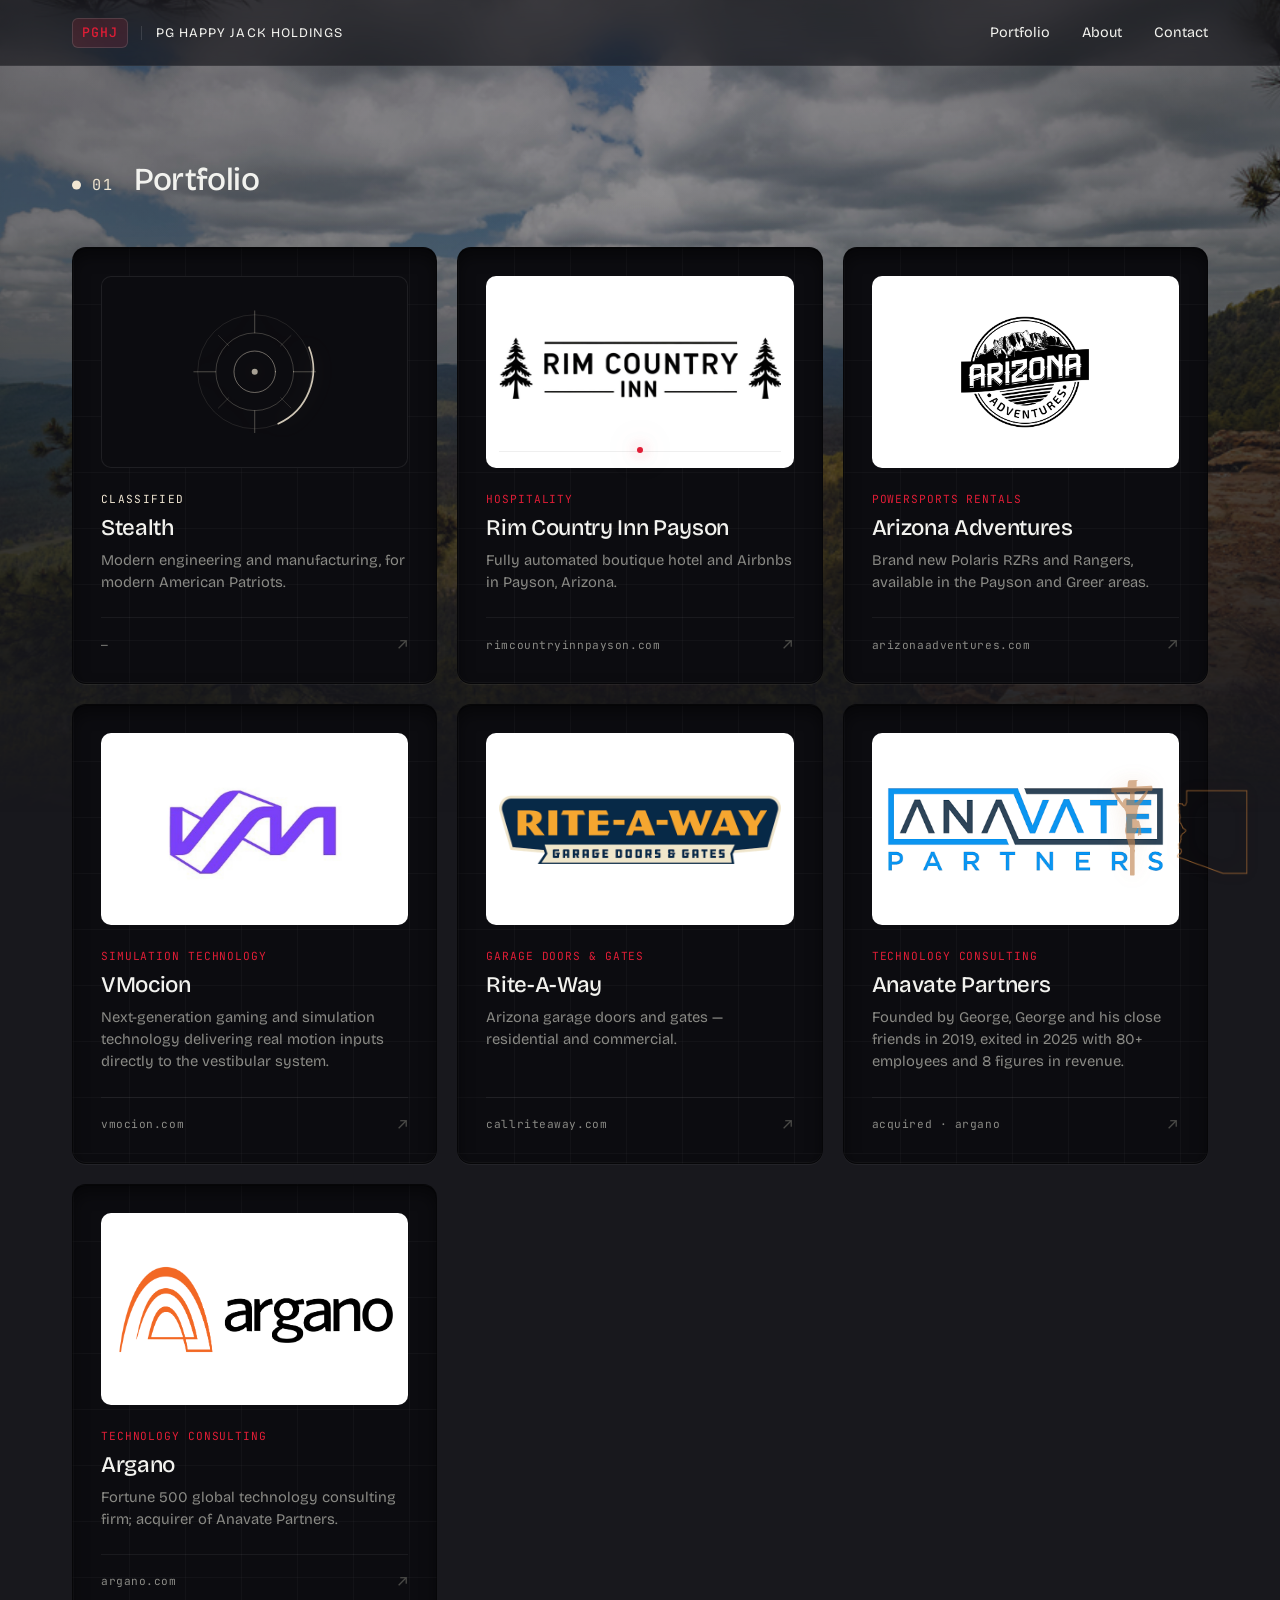
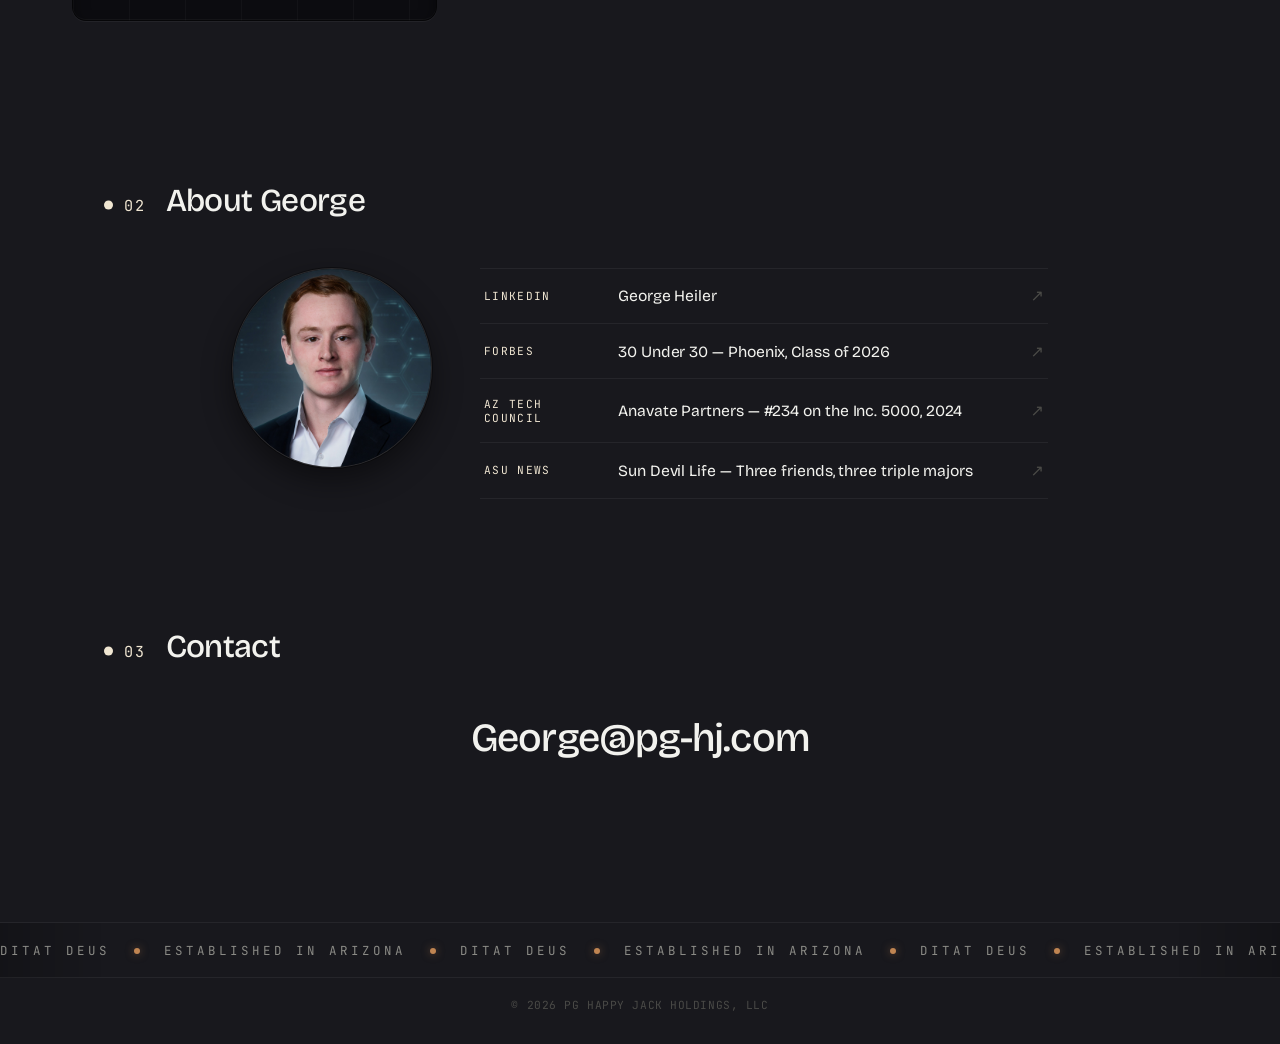
<file: index.html>
<!DOCTYPE html>
<html lang="en">
<head>
  <meta charset="UTF-8" />
  <meta name="viewport" content="width=device-width, initial-scale=1.0" />
  <meta name="description" content="PG Happy Jack Holdings — a private holding company." />
  <title>PG Happy Jack Holdings</title>
  <link rel="icon" href="favicon.svg" type="image/svg+xml" />
  <link rel="apple-touch-icon" href="assets/AZoutline.png" />
  <link rel="preconnect" href="https://fonts.googleapis.com" />
  <link rel="preconnect" href="https://fonts.gstatic.com" crossorigin />
  <link href="https://fonts.googleapis.com/css2?family=Bricolage+Grotesque:opsz,wght@12..96,300;12..96,400;12..96,500;12..96,600;12..96,700&family=JetBrains+Mono:wght@400;500&display=swap" rel="stylesheet" />
  <link rel="stylesheet" href="styles.css" />
</head>
<body>
  <div class="cursor-glow" aria-hidden="true"></div>
  <div class="cursor-dot" aria-hidden="true"></div>
  <div class="photo-bg" aria-hidden="true"></div>

  <!-- Scroll rail: appears as you scroll, replaces top nav -->
  <aside class="scroll-rail" aria-label="Section navigation">
    <a href="#top" class="rail-brand" aria-label="Top">PGHJ</a>
    <a href="#portfolio" class="rail-item" data-section="portfolio">
      <span class="rail-marker"></span>
      <span class="rail-num">01</span>
      <span class="rail-label">Portfolio</span>
    </a>
    <a href="#about" class="rail-item" data-section="about">
      <span class="rail-marker"></span>
      <span class="rail-num">02</span>
      <span class="rail-label">About</span>
    </a>
    <a href="#contact" class="rail-item" data-section="contact">
      <span class="rail-marker"></span>
      <span class="rail-num">03</span>
      <span class="rail-label">Contact</span>
    </a>
  </aside>

  <!-- Watermarks: Jesus mark + Arizona outline, bottom-right -->
  <div class="watermarks" aria-hidden="true">
    <svg class="watermark watermark--jesus" viewBox="145 0 460 1024" xmlns="http://www.w3.org/2000/svg">
      <path fill="currentColor" d="M592.4,74.4c-0.3-7-6.3-12.5-13.4-12.1l-155.4,7.6l1.6-56c0,0-0.7-10,4.3-8.6c0,0,3,2.7-0.1,6.5c0,0,10.9-3.6,3-10.8l-81.7,2.2 c0,0-19.6,1.7-20.1,26.8c0,0-1.2,21.2-2.9,44.4l-161.5,7.9c-7,0.3-12.5,6.3-12.1,13.4l1.3,26.6c0.3,7,6.3,12.5,13.4,12.1l7.3-0.4 c0.8,4.7,0.8,4.7,7.3,9.2c0,0,24.2,70.7,39.1,77c0,0,3.1,10.2,8.6,10.9c0,0,41.8,64.8,59,71.1c0,0,10.9,27,16,30.5 c5.1,3.5,1.6,51.6,13.7,72.7c0,0,1,10.5-2.1,17.2c0,0-5.7,5.1-1.8,15.2c0,0-4.7,0.8-3.5,15.2c0,0-4.7,3.1-2.3,14.1 c0,0-3.5,9.4-2.3,32.8c0,0-13.7,51.6-1.2,66.8c0,0,0,14.1,6.3,15.2c0,0-1.3,46.1,7.2,50.4c0,0,6.6,12.5,7.3,15.6 c0,0,10.1,51.8,26.5,78.6v280.5c0,7.1,3.8,12.8,8.5,12.8h32c4.7,0,8.5-5.7,8.5-12.8v-231c3.8-11.6,8.5-30.7,0-33.9v-15.7 c0,0,11.4-68.7,0-87.3v-60.7c9.9-15.6,30-49.8,34.7-76.6c0,0,2,7,5.1,3.1c0,0-2.4,56.6-6,83.2c0,0,3.2,15.2,13.4,2.7 c0,0,5.1-9.8,12.5-5.1c0,0,5.9,3.5,10.5,0c0,0,5.1-5.1-3.5-52c0,0,0.4-43.4-9.4-56.3c0,0-3.5-30.5-9.4-33.2c0,0,0-12.5-12.9-11.3 c0,0-7.4-3.1-10.9-0.4c0,0-1.7-9.4-5.9-17.6c0,0-1.2-13.3,2-19.5c0,0,13.7-51.2,10.2-71.9c0,0,7-13.7,7.4-30.1c0,0,5.9-16,12.5-23.8 c0,0,37.5-43.4,46.1-66.4c0,0,32.8-36.7,41-73c0,0,3-8,7.1-14.5l34.3-1.7c7-0.3,12.5-6.3,12.1-13.4L592.4,74.4z M348,206.7 c0,0-3.1-1.6-5.9,0.4c0,0-13.7-18-38.3-9.4c0,0-9.4,4.3-12.1,9c0,0-21.1,14.1-10.5,37.5L253,213c0,0-1.6-13.3-24.2-35.9 c0,0-16.4-25.9-22.7-44.3l116.7-5.7c-0.5,3.3-1.1,5.4-1.6,6l32.5-1.9v76.1C351.6,206.1,349.4,205.7,348,206.7z M505,143.8 c0,0-27.7,28.9-33.6,43.8c0,0-6.6,7-12.9,12.5c0,0-23,21.5-28.5,33.6c0,0-16.9,4.4-27.2,11.3V128.3l5.2-0.3c0,0,5.2-0.5,9.5-5.6 l103.8-5.1C517.3,126.7,511.8,137.4,505,143.8z" />
    </svg>
    <img class="watermark watermark--az" src="assets/AZoutline.png" alt="" />
  </div>

  <header class="site-header">
    <div class="brand">
      <span class="brand-mark">PGHJ</span>
      <span class="brand-divider"></span>
      <span class="brand-name">PG Happy Jack Holdings</span>
    </div>
    <nav class="site-nav">
      <a href="#portfolio">Portfolio</a>
      <a href="#about">About</a>
      <a href="#contact">Contact</a>
    </nav>
  </header>

  <main>
    <section id="portfolio" class="portfolio">
      <div class="section-head">
        <span class="section-num">01</span>
        <h2>Portfolio</h2>
      </div>

      <div class="cards" id="cards">
        <div class="card card--stealth">
          <div class="card-glow" aria-hidden="true"></div>
          <div class="card-inner">
            <div class="card-logo card-logo--dark">
              <svg class="stealth-graphic" viewBox="0 0 100 100" xmlns="http://www.w3.org/2000/svg"
                   fill="none" stroke="currentColor" stroke-linecap="round" aria-hidden="true">
                <!-- Concentric reticle rings -->
                <circle cx="50" cy="50" r="44" stroke-width="0.4" opacity="0.20"/>
                <circle cx="50" cy="50" r="30" stroke-width="0.5" opacity="0.35"/>
                <circle cx="50" cy="50" r="16" stroke-width="0.6" opacity="0.55"/>
                <!-- Crosshair tick marks (broken at center) -->
                <line x1="50" y1="3"  x2="50" y2="20" stroke-width="0.5" opacity="0.45"/>
                <line x1="50" y1="80" x2="50" y2="97" stroke-width="0.5" opacity="0.45"/>
                <line x1="3"  y1="50" x2="20" y2="50" stroke-width="0.5" opacity="0.45"/>
                <line x1="80" y1="50" x2="97" y2="50" stroke-width="0.5" opacity="0.45"/>
                <!-- Diagonal tick marks at 45° -->
                <line x1="22" y1="22" x2="30" y2="30" stroke-width="0.4" opacity="0.30"/>
                <line x1="78" y1="22" x2="70" y2="30" stroke-width="0.4" opacity="0.30"/>
                <line x1="22" y1="78" x2="30" y2="70" stroke-width="0.4" opacity="0.30"/>
                <line x1="78" y1="78" x2="70" y2="70" stroke-width="0.4" opacity="0.30"/>
                <!-- Slow rotating arc — the "scan" -->
                <path d="M 50 4 A 46 46 0 0 1 94 50" stroke-width="1.3" opacity="0.85">
                  <animateTransform attributeName="transform" type="rotate"
                                    from="0 50 50" to="360 50 50"
                                    dur="18s" repeatCount="indefinite"/>
                </path>
                <!-- Pulsing center -->
                <circle cx="50" cy="50" r="1.8" fill="currentColor" stroke="none">
                  <animate attributeName="r"       values="1.8;2.8;1.8"     dur="2.6s" repeatCount="indefinite"/>
                  <animate attributeName="opacity" values="0.95;0.45;0.95" dur="2.6s" repeatCount="indefinite"/>
                </circle>
              </svg>
            </div>
            <div class="card-body">
              <p class="card-sector">Classified</p>
              <h3 class="card-name">Stealth</h3>
              <p class="card-tidbit">Modern engineering and manufacturing, for modern American Patriots.</p>
            </div>
            <div class="card-foot">
              <span class="card-url">—</span>
              <span class="card-arrow">↗</span>
            </div>
          </div>
        </div>

        <a class="card" href="https://rimcountryinnpayson.com" target="_blank" rel="noopener">
          <div class="card-glow" aria-hidden="true"></div>
          <div class="card-inner">
            <div class="card-logo">
              <img src="assets/logos/RimCountryInn.jpg" alt="Rim Country Inn Payson" />
            </div>
            <div class="card-body">
              <p class="card-sector">Hospitality</p>
              <h3 class="card-name">Rim Country Inn Payson</h3>
              <p class="card-tidbit">Fully automated boutique hotel and Airbnbs in Payson, Arizona.</p>
            </div>
            <div class="card-foot">
              <span class="card-url">rimcountryinnpayson.com</span>
              <span class="card-arrow">↗</span>
            </div>
          </div>
        </a>

        <a class="card" href="https://arizonaadventures.com" target="_blank" rel="noopener">
          <div class="card-glow" aria-hidden="true"></div>
          <div class="card-inner">
            <div class="card-logo">
              <img src="assets/logos/ARIZONA_ADVENTURES_LOGO_BLACK.jpg" alt="Arizona Adventures" />
            </div>
            <div class="card-body">
              <p class="card-sector">Powersports Rentals</p>
              <h3 class="card-name">Arizona Adventures</h3>
              <p class="card-tidbit">Brand new Polaris RZRs and Rangers, available in the Payson and Greer areas.</p>
            </div>
            <div class="card-foot">
              <span class="card-url">arizonaadventures.com</span>
              <span class="card-arrow">↗</span>
            </div>
          </div>
        </a>

        <a class="card" href="https://vmocion.com" target="_blank" rel="noopener">
          <div class="card-glow" aria-hidden="true"></div>
          <div class="card-inner">
            <div class="card-logo">
              <img src="assets/logos/Vmocion.jpg" alt="VMocion" />
            </div>
            <div class="card-body">
              <p class="card-sector">Simulation Technology</p>
              <h3 class="card-name">VMocion</h3>
              <p class="card-tidbit">Next-generation gaming and simulation technology delivering real motion inputs directly to the vestibular system.</p>
            </div>
            <div class="card-foot">
              <span class="card-url">vmocion.com</span>
              <span class="card-arrow">↗</span>
            </div>
          </div>
        </a>

        <a class="card" href="https://callriteaway.com" target="_blank" rel="noopener">
          <div class="card-glow" aria-hidden="true"></div>
          <div class="card-inner">
            <div class="card-logo">
              <img src="assets/logos/RiteAWay.png" alt="Rite-A-Way Garage Doors & Gates" />
            </div>
            <div class="card-body">
              <p class="card-sector">Garage Doors &amp; Gates</p>
              <h3 class="card-name">Rite-A-Way</h3>
              <p class="card-tidbit">Arizona garage doors and gates — residential and commercial.</p>
            </div>
            <div class="card-foot">
              <span class="card-url">callriteaway.com</span>
              <span class="card-arrow">↗</span>
            </div>
          </div>
        </a>

        <a class="card" href="https://argano.com" target="_blank" rel="noopener">
          <div class="card-glow" aria-hidden="true"></div>
          <div class="card-inner">
            <div class="card-logo">
              <img src="assets/logos/anavate-logo.png" alt="Anavate Partners" />
            </div>
            <div class="card-body">
              <p class="card-sector">Technology Consulting</p>
              <h3 class="card-name">Anavate Partners</h3>
              <p class="card-tidbit">Founded by George, George and his close friends in 2019, exited in 2025 with 80+ employees and 8 figures in revenue.</p>
            </div>
            <div class="card-foot">
              <span class="card-url">Acquired · Argano</span>
              <span class="card-arrow">↗</span>
            </div>
          </div>
        </a>

        <a class="card" href="https://argano.com" target="_blank" rel="noopener">
          <div class="card-glow" aria-hidden="true"></div>
          <div class="card-inner">
            <div class="card-logo">
              <img src="assets/logos/Argano-logo.png" alt="Argano" />
            </div>
            <div class="card-body">
              <p class="card-sector">Technology Consulting</p>
              <h3 class="card-name">Argano</h3>
              <p class="card-tidbit">Fortune 500 global technology consulting firm; acquirer of Anavate Partners.</p>
            </div>
            <div class="card-foot">
              <span class="card-url">argano.com</span>
              <span class="card-arrow">↗</span>
            </div>
          </div>
        </a>
      </div>
    </section>

    <section id="about" class="about">
      <div class="section-head">
        <span class="section-num">02</span>
        <h2>About George</h2>
      </div>
      <div class="about-inner">
        <div class="about-portrait">
          <img src="assets/GeorgeHeadshot.jpg" alt="George Heiler" />
        </div>
        <div class="about-content">
          <ul class="about-links">
            <li>
              <a href="https://www.linkedin.com/in/george-heiler-204566105/" class="about-link" target="_blank" rel="noopener">
                <span class="link-kind">LinkedIn</span>
                <span class="link-label">George Heiler</span>
                <span class="link-arrow">↗</span>
              </a>
            </li>
            <li>
              <a href="https://www.forbes.com/sites/forbesunder30team/2026/02/18/meet-the-30-under-30-local-phoenix-class-of-2026/" class="about-link" target="_blank" rel="noopener">
                <span class="link-kind">Forbes</span>
                <span class="link-label">30 Under 30 — Phoenix, Class of 2026</span>
                <span class="link-arrow">↗</span>
              </a>
            </li>
            <li>
              <a href="https://www.aztechcouncil.org/136-arizona-companies-make-inc-5000-list-for-2024/" class="about-link" target="_blank" rel="noopener">
                <span class="link-kind">AZ Tech Council</span>
                <span class="link-label">Anavate Partners — #234 on the Inc. 5000, 2024</span>
                <span class="link-arrow">↗</span>
              </a>
            </li>
            <li>
              <a href="https://news.asu.edu/20190122-sun-devil-life-asu-triple-majors" class="about-link" target="_blank" rel="noopener">
                <span class="link-kind">ASU News</span>
                <span class="link-label">Sun Devil Life — Three friends, three triple majors</span>
                <span class="link-arrow">↗</span>
              </a>
            </li>
          </ul>
        </div>
      </div>
    </section>

    <section id="contact" class="contact">
      <div class="section-head">
        <span class="section-num">03</span>
        <h2>Contact</h2>
      </div>
      <a class="contact-email" href="mailto:George@pg-hj.com">George@pg-hj.com</a>
    </section>
  </main>

  <footer class="site-footer">
    <div class="marquee" aria-hidden="true">
      <div class="marquee-track">
        <span class="marquee-content">
          <span>DITAT DEUS</span><span class="copper-dot"></span><span>ESTABLISHED IN ARIZONA</span><span class="copper-dot"></span><span>DITAT DEUS</span><span class="copper-dot"></span><span>ESTABLISHED IN ARIZONA</span><span class="copper-dot"></span>
        </span>
        <span class="marquee-content" aria-hidden="true">
          <span>DITAT DEUS</span><span class="copper-dot"></span><span>ESTABLISHED IN ARIZONA</span><span class="copper-dot"></span><span>DITAT DEUS</span><span class="copper-dot"></span><span>ESTABLISHED IN ARIZONA</span><span class="copper-dot"></span>
        </span>
      </div>
    </div>
    <div class="footer-meta">
      <span>© <span id="year"></span> PG Happy Jack Holdings, LLC</span>
    </div>
  </footer>

  <script src="script.js"></script>
</body>
</html>
</file>
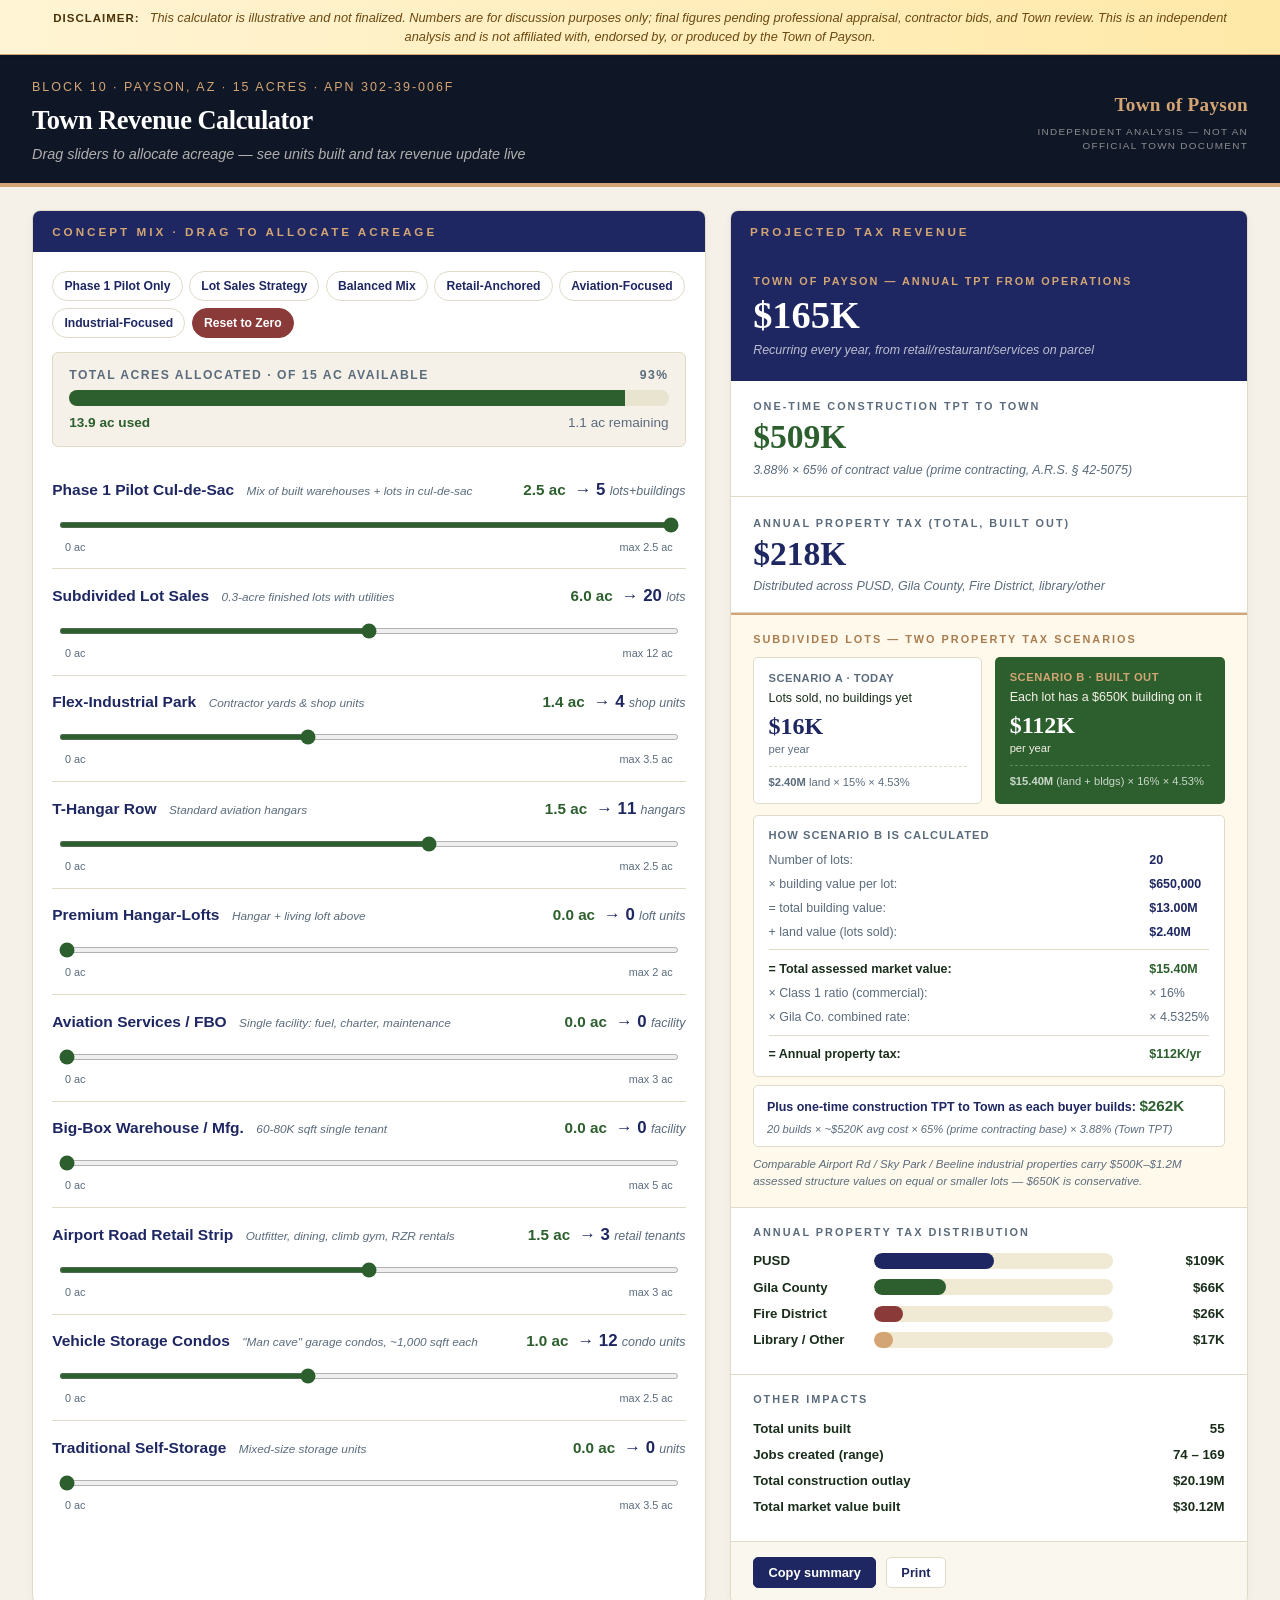
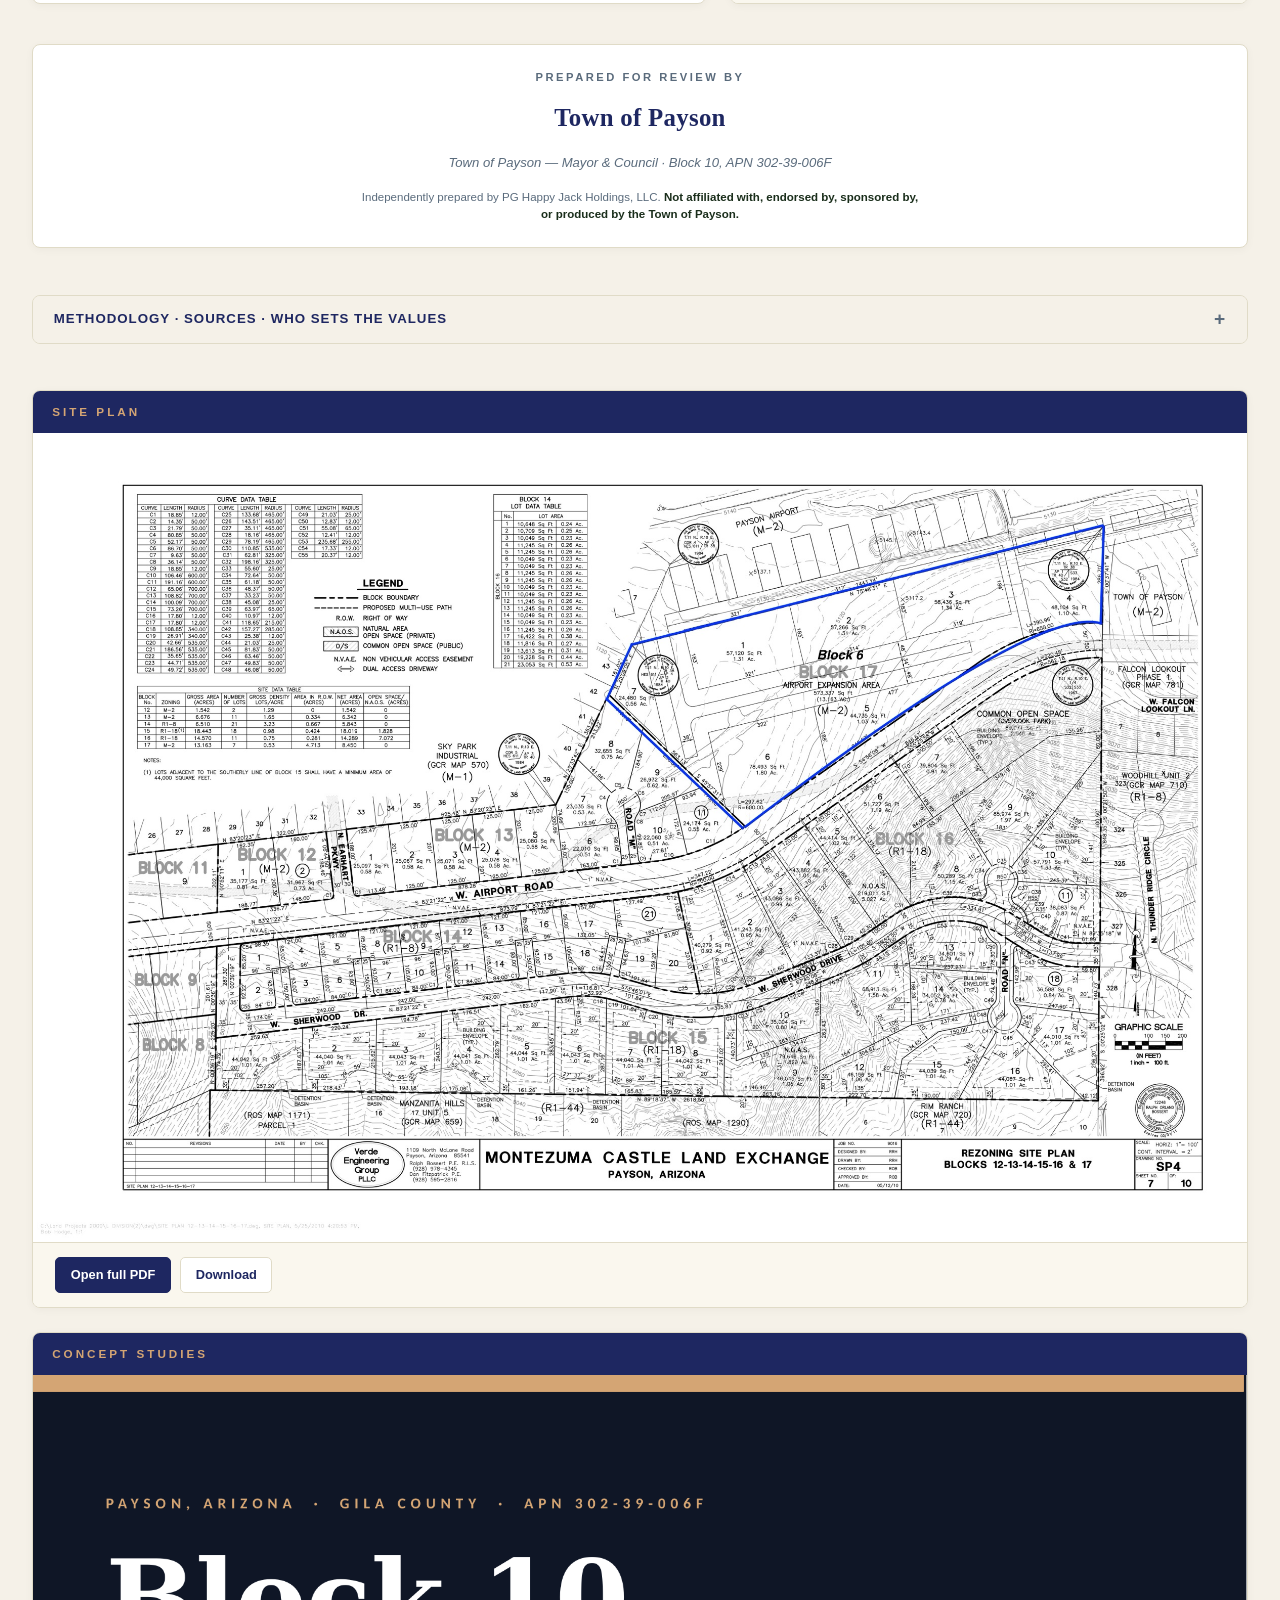
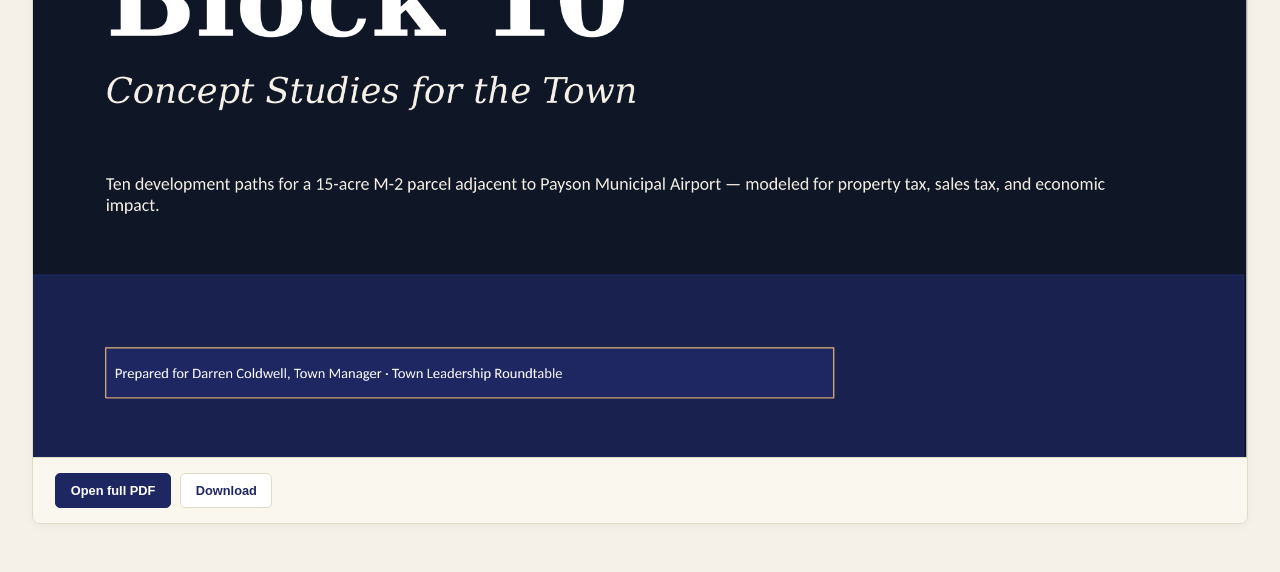
<file: airport/index.html>
<!DOCTYPE html>
<html lang="en">
<head>
<meta charset="UTF-8">
<meta name="viewport" content="width=device-width, initial-scale=1.0">
<title>Block 10 — Tax Revenue Calculator</title>
<style>
  * { box-sizing: border-box; margin: 0; padding: 0; }

  :root {
    --navy:      #1E2761;
    --navy-dark: #0F1626;
    --forest:    #2C5F2D;
    --gold:      #D4A574;
    --gold-dark: #A87C4F;
    --cream:     #F5F1E8;
    --white:     #FFFFFF;
    --ink:       #1A2E1B;
    --muted:     #5A6B7C;
    --accent:    #F4B942;
    --red:       #8B3A3A;
    --line:      #E0DBC7;
  }

  html, body {
    font-family: -apple-system, BlinkMacSystemFont, "Segoe UI", Roboto, sans-serif;
    background: var(--cream);
    color: var(--ink);
    line-height: 1.5;
    min-height: 100vh;
  }

  .disclaimer-banner {
    background: linear-gradient(to right, #FFF4D4, #FFE9A8);
    color: #6B4910;
    font-size: 0.8rem;
    padding: 0.5rem 2rem;
    text-align: center;
    border-bottom: 1px solid var(--gold);
    font-style: italic;
    position: sticky;
    top: 0;
    z-index: 100;
    box-shadow: 0 1px 4px rgba(0,0,0,0.06);
  }
  .disclaimer-banner strong {
    font-style: normal;
    color: #4A3208;
    letter-spacing: 1px;
    text-transform: uppercase;
    font-size: 0.72rem;
    margin-right: 0.4rem;
  }

  .header {
    background: var(--navy-dark);
    color: white;
    padding: 1.4rem 2rem 1.1rem;
    border-bottom: 4px solid var(--gold);
    display: flex;
    align-items: center;
    justify-content: space-between;
    gap: 2rem;
  }
  .header-text { flex: 1; min-width: 0; }
  .header h1 {
    font-family: Georgia, serif;
    font-size: 1.65rem;
    font-weight: 700;
    letter-spacing: -0.5px;
  }
  .header .sub {
    font-size: 0.78rem;
    color: var(--gold);
    letter-spacing: 2px;
    text-transform: uppercase;
    margin-bottom: 0.25rem;
  }
  .header .tagline {
    font-size: 0.9rem;
    color: rgba(245, 241, 232, 0.7);
    margin-top: 0.25rem;
    font-style: italic;
  }
  .payson-ref {
    flex-shrink: 0;
    text-align: right;
    max-width: 230px;
  }
  .payson-ref-name {
    font-family: Georgia, serif;
    font-size: 1.2rem;
    font-weight: 700;
    color: var(--gold);
    letter-spacing: 0.3px;
  }
  .payson-ref-note {
    font-size: 0.62rem;
    color: rgba(245, 241, 232, 0.55);
    text-transform: uppercase;
    letter-spacing: 1.3px;
    margin-top: 0.3rem;
    line-height: 1.4;
  }
  @media (max-width: 800px) {
    .header { flex-direction: column; align-items: flex-start; gap: 1rem; }
    .payson-ref { text-align: left; align-self: flex-start; }
  }

  /* "Prepared for" band sitting above the methodology details */
  .prepared-for {
    grid-column: 1 / -1;
    margin-top: 1rem;
    padding: 1.5rem 1rem;
    background: white;
    border: 1px solid var(--line);
    border-radius: 8px;
    display: flex;
    flex-direction: column;
    align-items: center;
    gap: 0.85rem;
    box-shadow: 0 2px 8px rgba(0,0,0,0.04);
  }
  .prepared-for-label {
    font-size: 0.7rem;
    letter-spacing: 2.5px;
    color: var(--muted);
    text-transform: uppercase;
    font-weight: 700;
  }
  .prepared-for-name {
    font-family: Georgia, serif;
    font-size: 1.55rem;
    font-weight: 700;
    color: var(--navy);
    letter-spacing: 0.3px;
  }
  .prepared-for-disclaimer {
    font-size: 0.72rem;
    color: var(--muted);
    text-align: center;
    max-width: 560px;
    line-height: 1.5;
    margin-top: 0.15rem;
  }
  .prepared-for-disclaimer strong { color: var(--ink); font-style: normal; }
  .prepared-for-sub {
    font-size: 0.82rem;
    color: var(--muted);
    font-style: italic;
    text-align: center;
    margin-top: 0.2rem;
  }

  .container {
    max-width: 1500px;
    margin: 0 auto;
    padding: 1.4rem 2rem 3rem;
    display: grid;
    grid-template-columns: 1.3fr 1fr;
    gap: 1.5rem;
  }
  @media (max-width: 1100px) {
    .container { grid-template-columns: 1fr; }
  }

  .panel {
    background: white;
    border: 1px solid var(--line);
    border-radius: 8px;
    box-shadow: 0 2px 8px rgba(0,0,0,0.04);
    overflow: hidden;
  }

  .panel-header {
    background: var(--navy);
    color: var(--gold);
    padding: 0.75rem 1.2rem;
    font-size: 0.73rem;
    letter-spacing: 3px;
    text-transform: uppercase;
    font-weight: 700;
  }
  .panel-body { padding: 1.2rem; }

  /* Concept row redesign */
  .concept {
    padding: 0.85rem 0;
    border-bottom: 1px solid var(--line);
  }
  .concept:last-child { border-bottom: none; }
  .concept-top {
    display: flex;
    justify-content: space-between;
    align-items: baseline;
    margin-bottom: 0.55rem;
    gap: 0.5rem;
  }
  .concept-name {
    font-weight: 700;
    color: var(--navy);
    font-size: 0.97rem;
  }
  .concept-meta {
    color: var(--muted);
    font-size: 0.74rem;
    font-style: italic;
    margin-left: 0.5rem;
  }
  .concept-output {
    color: var(--forest);
    font-weight: 700;
    font-size: 0.95rem;
    font-variant-numeric: tabular-nums;
    text-align: right;
    min-width: 12rem;
    white-space: nowrap;
  }
  .concept-output .unit-count {
    color: var(--navy);
    font-size: 1.05rem;
    margin-left: 0.3rem;
  }
  .concept-output .unit-label {
    color: var(--muted);
    font-size: 0.78rem;
    font-style: italic;
    font-weight: 500;
  }

  /* Slider */
  .slider-container { position: relative; padding: 0 0.4rem; }
  input[type=range] {
    width: 100%;
    accent-color: var(--forest);
    height: 6px;
  }
  .slider-ticks {
    display: flex;
    justify-content: space-between;
    margin-top: 0.25rem;
    font-size: 0.68rem;
    color: var(--muted);
    padding: 0 0.4rem;
  }

  /* Master bar */
  .master-bar {
    margin: 0 0 1rem;
    padding: 0.8rem 1rem;
    background: var(--cream);
    border-radius: 6px;
    border: 1px solid var(--line);
  }
  .master-bar-label {
    display: flex;
    justify-content: space-between;
    font-size: 0.76rem;
    color: var(--muted);
    margin-bottom: 0.4rem;
    font-weight: 700;
    letter-spacing: 1.5px;
    text-transform: uppercase;
  }
  .master-bar-track {
    height: 16px;
    background: #E8E4D0;
    border-radius: 8px;
    overflow: hidden;
  }
  .master-bar-fill {
    height: 100%;
    background: var(--forest);
    transition: all 0.25s;
  }
  .master-bar-stats {
    display: flex;
    justify-content: space-between;
    margin-top: 0.4rem;
    font-size: 0.85rem;
    font-variant-numeric: tabular-nums;
  }
  .stat-used { color: var(--forest); font-weight: 700; }
  .stat-remaining { color: var(--muted); }
  .stat-over { color: var(--red); font-weight: 700; }

  /* Output */
  .big-stat {
    padding: 1.1rem 1.4rem 1rem;
    border-bottom: 1px solid var(--line);
  }
  .big-stat-label {
    font-size: 0.68rem;
    letter-spacing: 2px;
    color: var(--muted);
    text-transform: uppercase;
    font-weight: 700;
    margin-bottom: 0.3rem;
  }
  .big-stat-value {
    font-family: Georgia, serif;
    font-size: 2.1rem;
    font-weight: 700;
    color: var(--navy);
    font-variant-numeric: tabular-nums;
    line-height: 1.1;
  }
  .big-stat-value.forest { color: var(--forest); }
  .big-stat-detail {
    font-size: 0.78rem;
    color: var(--muted);
    margin-top: 0.3rem;
    font-style: italic;
  }

  .tpt-highlight {
    background: var(--navy);
    color: white;
    padding: 1.3rem 1.4rem;
  }
  .tpt-highlight .big-stat-label { color: var(--gold); }
  .tpt-highlight .big-stat-value { color: white; font-size: 2.4rem; }
  .tpt-highlight .big-stat-detail { color: rgba(255,255,255,0.7); }

  .breakdown { padding: 1rem 1.4rem 1.1rem; }
  .breakdown h3 {
    font-size: 0.68rem;
    letter-spacing: 2px;
    color: var(--muted);
    text-transform: uppercase;
    font-weight: 700;
    margin-bottom: 0.7rem;
  }
  .bar-row {
    display: grid;
    grid-template-columns: 110px 1fr 100px;
    align-items: center;
    gap: 0.7rem;
    margin-bottom: 0.4rem;
    font-size: 0.83rem;
  }
  .bar-row-label { color: var(--ink); font-weight: 600; }
  .bar-track {
    height: 16px;
    background: #F0EAD4;
    border-radius: 8px;
    overflow: hidden;
  }
  .bar-fill { height: 100%; border-radius: 8px; transition: width 0.3s; }
  .bar-value {
    text-align: right;
    font-weight: 700;
    color: var(--ink);
    font-variant-numeric: tabular-nums;
  }

  .actions {
    display: flex;
    gap: 0.6rem;
    padding: 0.9rem 1.4rem;
    background: #FAF7EE;
    border-top: 1px solid var(--line);
    flex-wrap: wrap;
  }
  .btn {
    padding: 0.45rem 0.9rem;
    border-radius: 5px;
    border: 1px solid var(--line);
    background: white;
    cursor: pointer;
    font-size: 0.8rem;
    font-weight: 600;
    color: var(--navy);
    transition: all 0.15s;
  }
  .btn:hover { background: var(--cream); border-color: var(--gold); }
  .btn.primary { background: var(--navy); color: white; border-color: var(--navy); }
  .btn.primary:hover { background: var(--navy-dark); }

  .presets {
    display: flex;
    flex-wrap: wrap;
    gap: 0.4rem;
    margin-bottom: 0.9rem;
  }
  .chip {
    padding: 0.3rem 0.7rem;
    background: white;
    border: 1px solid var(--line);
    border-radius: 999px;
    cursor: pointer;
    font-size: 0.76rem;
    color: var(--navy);
    font-weight: 600;
    transition: all 0.15s;
  }
  .chip:hover { background: var(--navy); color: white; border-color: var(--navy); }
  .chip.reset { background: var(--red); color: white; border-color: var(--red); }

  .method {
    margin-top: 1.4rem;
    grid-column: 1 / -1;
    background: white;
    border: 1px solid var(--line);
    border-radius: 8px;
    overflow: hidden;
  }
  .method summary {
    padding: 0.85rem 1.3rem;
    cursor: pointer;
    background: var(--cream);
    font-size: 0.83rem;
    font-weight: 700;
    color: var(--navy);
    letter-spacing: 1px;
    text-transform: uppercase;
    list-style: none;
  }
  .method summary::-webkit-details-marker { display: none; }
  .method summary:hover { background: #ECE5D0; }
  .method summary::after {
    content: '+';
    float: right;
    color: var(--muted);
    font-size: 1.2rem;
    line-height: 1;
  }
  .method[open] summary::after { content: '−'; }
  .method-body {
    padding: 1.2rem 1.4rem;
    font-size: 0.88rem;
    color: var(--ink);
    line-height: 1.7;
  }
  .method-body strong { color: var(--navy); }
  .method-body code {
    background: var(--cream);
    padding: 0.1rem 0.35rem;
    border-radius: 3px;
    font-size: 0.85em;
    color: var(--forest);
    font-weight: 700;
  }
  .method-grid {
    display: grid;
    grid-template-columns: 1fr 1fr;
    gap: 1.2rem;
    margin-top: 0.8rem;
  }
  @media (max-width: 800px) {
    .method-grid { grid-template-columns: 1fr; }
  }
  .method-card {
    background: var(--cream);
    border-radius: 6px;
    padding: 1rem 1.1rem;
  }
  .method-card h4 {
    font-family: Georgia, serif;
    color: var(--navy);
    font-size: 1rem;
    margin-bottom: 0.5rem;
  }
  .method-card p { margin-bottom: 0.5rem; }
  .method-card p:last-child { margin-bottom: 0; }

  /* Reference panels (PDFs at bottom of page) */
  .references {
    grid-column: 1 / -1;
    margin-top: 1.4rem;
    display: flex;
    flex-direction: column;
    gap: 1.5rem;
  }
  .pdf-preview {
    display: block;
    width: 100%;
    height: auto;
    background: var(--cream);
  }
  /* Anchor styling needed so .btn class works on <a> tags */
  a.btn {
    display: inline-block;
    text-decoration: none;
  }
</style>
</head>
<body>

<div class="disclaimer-banner">
  <strong>Disclaimer:</strong> This calculator is illustrative and not finalized. Numbers are for discussion purposes only; final figures pending professional appraisal, contractor bids, and Town review. This is an independent analysis and is not affiliated with, endorsed by, or produced by the Town of Payson.
</div>

<div class="header">
  <div class="header-text">
    <div class="sub">Block 10 · Payson, AZ · 15 Acres · APN 302-39-006F</div>
    <h1>Town Revenue Calculator</h1>
    <div class="tagline">Drag sliders to allocate acreage — see units built and tax revenue update live</div>
  </div>
  <div class="payson-ref">
    <div class="payson-ref-name">Town of Payson</div>
    <div class="payson-ref-note">Independent analysis — not an official Town document</div>
  </div>
</div>

<div class="container">

  <div class="panel">
    <div class="panel-header">Concept Mix · Drag to allocate acreage</div>
    <div class="panel-body">

      <div class="presets" id="presets">
        <span class="chip" data-preset="phase1">Phase 1 Pilot Only</span>
        <span class="chip" data-preset="lotsales">Lot Sales Strategy</span>
        <span class="chip" data-preset="balanced">Balanced Mix</span>
        <span class="chip" data-preset="retailheavy">Retail-Anchored</span>
        <span class="chip" data-preset="aviation">Aviation-Focused</span>
        <span class="chip" data-preset="industrial">Industrial-Focused</span>
        <span class="chip reset" data-preset="reset">Reset to Zero</span>
      </div>

      <div class="master-bar">
        <div class="master-bar-label">
          <span>Total Acres Allocated · of 15 ac available</span>
          <span id="masterBarPct">0%</span>
        </div>
        <div class="master-bar-track">
          <div class="master-bar-fill" id="masterBarFill" style="width: 0%"></div>
        </div>
        <div class="master-bar-stats">
          <span class="stat-used"><span id="usedAcres">0.0</span> ac used</span>
          <span id="masterBarStat" class="stat-remaining"><span id="remainingAcres">15.0</span> ac remaining</span>
        </div>
      </div>

      <div id="conceptRows"></div>
    </div>
  </div>

  <div class="panel">
    <div class="panel-header">Projected Tax Revenue</div>

    <div class="tpt-highlight">
      <div class="big-stat-label">Town of Payson — Annual TPT from Operations</div>
      <div class="big-stat-value" id="annualTpt">$0</div>
      <div class="big-stat-detail">Recurring every year, from retail/restaurant/services on parcel</div>
    </div>

    <div class="big-stat">
      <div class="big-stat-label">One-Time Construction TPT to Town</div>
      <div class="big-stat-value forest" id="constructionTpt">$0</div>
      <div class="big-stat-detail">3.88% × 65% of contract value (prime contracting, A.R.S. § 42-5075)</div>
    </div>

    <div class="big-stat">
      <div class="big-stat-label">Annual Property Tax (Total, Built Out)</div>
      <div class="big-stat-value" id="propertyTax">$0</div>
      <div class="big-stat-detail">Distributed across PUSD, Gila County, Fire District, library/other</div>
    </div>

    <!-- SUBDIVIDE DUAL SCENARIO PANEL (shown only when Subdivide > 0) -->
    <div id="subdivideScenarios" style="display:none; padding: 1rem 1.4rem; background: #FFF9EB; border-bottom: 1px solid var(--line); border-top: 2px solid var(--gold);">
      <div style="font-size: 0.68rem; letter-spacing: 2px; color: var(--gold-dark); text-transform: uppercase; font-weight: 700; margin-bottom: 0.6rem;">
        Subdivided Lots — Two Property Tax Scenarios
      </div>

      <div style="display: grid; grid-template-columns: 1fr 1fr; gap: 0.8rem; margin-bottom: 0.7rem;">
        <!-- Vacant scenario -->
        <div style="background: white; padding: 0.75rem 0.9rem; border-radius: 5px; border: 1px solid var(--line);">
          <div style="font-size: 0.7rem; color: var(--muted); font-weight: 600; margin-bottom: 0.15rem; letter-spacing: 0.5px;">SCENARIO A · TODAY</div>
          <div style="font-size: 0.78rem; color: var(--ink); margin-bottom: 0.4rem;">Lots sold, no buildings yet</div>
          <div style="font-family: Georgia, serif; font-size: 1.5rem; font-weight: 700; color: var(--navy); font-variant-numeric: tabular-nums; line-height: 1;" id="subVacantTax">$0</div>
          <div style="font-size: 0.7rem; color: var(--muted); margin-top: 0.2rem;">per year</div>
          <div style="margin-top: 0.5rem; padding-top: 0.5rem; border-top: 1px dashed var(--line); font-size: 0.7rem; color: var(--muted); line-height: 1.4;">
            <span id="subVacantFormula">land × 15% × 4.53%</span>
          </div>
        </div>

        <!-- Built-out scenario -->
        <div style="background: var(--forest); padding: 0.75rem 0.9rem; border-radius: 5px;">
          <div style="font-size: 0.7rem; color: var(--gold); font-weight: 600; margin-bottom: 0.15rem; letter-spacing: 0.5px;">SCENARIO B · BUILT OUT</div>
          <div style="font-size: 0.78rem; color: var(--cream); margin-bottom: 0.4rem;">Each lot has a $650K building on it</div>
          <div style="font-family: Georgia, serif; font-size: 1.5rem; font-weight: 700; color: white; font-variant-numeric: tabular-nums; line-height: 1;" id="subBuiltTax">$0</div>
          <div style="font-size: 0.7rem; color: var(--cream); margin-top: 0.2rem;">per year</div>
          <div style="margin-top: 0.5rem; padding-top: 0.5rem; border-top: 1px dashed rgba(255,255,255,0.25); font-size: 0.7rem; color: rgba(255,255,255,0.75); line-height: 1.4;">
            <span id="subBuiltFormula">(land + buildings) × 16% × 4.53%</span>
          </div>
        </div>
      </div>

      <!-- Methodology breakout -->
      <div style="background: white; padding: 0.7rem 0.9rem; border-radius: 5px; border: 1px solid var(--line); margin-bottom: 0.5rem;">
        <div style="font-size: 0.7rem; color: var(--muted); font-weight: 700; letter-spacing: 1px; text-transform: uppercase; margin-bottom: 0.4rem;">How Scenario B is calculated</div>
        <div style="font-size: 0.78rem; color: var(--ink); line-height: 1.55;" id="subMethodologyDetail">
          <!-- filled in by JS -->
        </div>
      </div>

      <!-- Buyer construction TPT -->
      <div style="font-size: 0.78rem; color: var(--ink); padding: 0.55rem 0.8rem; background: white; border-radius: 5px; border: 1px solid var(--line);">
        <strong style="color: var(--navy);">Plus one-time construction TPT to Town as each buyer builds:</strong>
        <span style="font-weight: 700; color: var(--forest); font-size: 0.95rem;" id="subBuilderTpt">$0</span>
        <div style="font-size: 0.7rem; color: var(--muted); font-style: italic; margin-top: 0.2rem;">
          <span id="subBuilderTptFormula"></span>
        </div>
      </div>

      <div style="font-size: 0.72rem; color: var(--muted); margin-top: 0.55rem; font-style: italic;">
        Comparable Airport Rd / Sky Park / Beeline industrial properties carry $500K–$1.2M assessed structure values on equal or smaller lots — $650K is conservative.
      </div>
    </div>

    <div class="breakdown">
      <h3>Annual Property Tax Distribution</h3>
      <div class="bar-row">
        <div class="bar-row-label">PUSD</div>
        <div class="bar-track"><div class="bar-fill" id="barPusd" style="background:var(--navy)"></div></div>
        <div class="bar-value" id="valPusd">$0</div>
      </div>
      <div class="bar-row">
        <div class="bar-row-label">Gila County</div>
        <div class="bar-track"><div class="bar-fill" id="barGila" style="background:var(--forest)"></div></div>
        <div class="bar-value" id="valGila">$0</div>
      </div>
      <div class="bar-row">
        <div class="bar-row-label">Fire District</div>
        <div class="bar-track"><div class="bar-fill" id="barFire" style="background:var(--red)"></div></div>
        <div class="bar-value" id="valFire">$0</div>
      </div>
      <div class="bar-row">
        <div class="bar-row-label">Library / Other</div>
        <div class="bar-track"><div class="bar-fill" id="barOther" style="background:var(--gold)"></div></div>
        <div class="bar-value" id="valOther">$0</div>
      </div>
    </div>

    <div class="breakdown" style="border-top: 1px solid var(--line);">
      <h3>Other Impacts</h3>
      <div class="bar-row" style="grid-template-columns: 1fr auto;">
        <div class="bar-row-label">Total units built</div>
        <div class="bar-value" id="totalUnits">0</div>
      </div>
      <div class="bar-row" style="grid-template-columns: 1fr auto;">
        <div class="bar-row-label">Jobs created (range)</div>
        <div class="bar-value" id="jobsRange">0 – 0</div>
      </div>
      <div class="bar-row" style="grid-template-columns: 1fr auto;">
        <div class="bar-row-label">Total construction outlay</div>
        <div class="bar-value" id="totalBuildCost">$0</div>
      </div>
      <div class="bar-row" style="grid-template-columns: 1fr auto;">
        <div class="bar-row-label">Total market value built</div>
        <div class="bar-value" id="totalMarketValue">$0</div>
      </div>
    </div>

    <div class="actions">
      <button class="btn primary" onclick="copyToClipboard()">Copy summary</button>
      <button class="btn" onclick="window.print()">Print</button>
    </div>
  </div>

  <div class="prepared-for">
    <div class="prepared-for-label">Prepared for review by</div>
    <div class="prepared-for-name">Town of Payson</div>
    <div class="prepared-for-sub">Town of Payson — Mayor &amp; Council · Block 10, APN 302-39-006F</div>
    <div class="prepared-for-disclaimer">Independently prepared by PG Happy Jack Holdings, LLC. <strong>Not affiliated with, endorsed by, sponsored by, or produced by the Town of Payson.</strong></div>
  </div>

  <details class="method">
    <summary>Methodology · Sources · Who Sets the Values</summary>
    <div class="method-body">
      <div class="method-grid">

        <div class="method-card">
          <h4>Property Tax</h4>
          <p>
            <strong>Formula:</strong> <code>Market Value × Assessment Ratio × Combined Rate</code>
          </p>
          <p>
            <strong>Class 1</strong> (commercial / industrial, built improvements): assessment ratio <strong>16%</strong> (decreasing to 15% by 2027 per A.R.S. § 42-15001). All 10 concepts modeled at this rate at full build-out.
          </p>
          <p>
            <strong>Class 2</strong> (vacant land before build-out): assessment ratio <strong>15%</strong>. Relevant only for Subdivided Lot Sales during the period after we sell finished lots but before buyers build vertically.
          </p>
          <p>
            <strong>Combined Gila County rate:</strong> 4.5325% of assessed value, distributed roughly PUSD ~50% / County ~30% / Fire ~12% / Library &amp; other ~8%.
          </p>
          <p>
            <strong>Who decides the value:</strong> The <strong>Gila County Assessor</strong> sets Full Cash Value annually using comps, cost, and income approaches. Limited Property Value (the tax base) can rise no more than 5% per year per A.R.S. § 42-13301. Owner has annual appeal rights.
          </p>
        </div>

        <div class="method-card">
          <h4>Sales Tax (TPT) — Construction</h4>
          <p>
            <strong>Prime contracting classification</strong> applies to all new construction (modification). Per A.R.S. § 42-5075, the tax base is <strong>65% of the prime contractor's gross receipts</strong> — the remaining 35% is a deemed-materials deduction baked into the statute.
          </p>
          <p>
            <strong>Town of Payson rate:</strong> 3.88% (Ord. 964, effective May 2024). State adds 5.6%, County 1%.
          </p>
          <p>
            <strong>Who decides the value:</strong> The <strong>contract amount</strong> between owner and prime contractor sets the base. Contractor files TPT-2 with Arizona DOR; the Town's portion is distributed back to Payson. ADOR audits if pricing looks off-market.
          </p>
          <p>
            <em>Worked example: A $1.4M Phase 1 contract pays Town <code>$1,400,000 × 0.65 × 0.0388 = $35,308</code>.</em>
          </p>
        </div>

        <div class="method-card">
          <h4>Sales Tax (TPT) — Operations</h4>
          <p>
            Once a retail / restaurant / services business operates on the parcel, the <strong>Town of Payson collects 3.88% of gross taxable receipts</strong> — every year, perpetually.
          </p>
          <p>
            This is where the FBO (Concept 6) and Retail Strip (Concept 8) dramatically outperform the others. Operating TPT compounds. After 10 years, the Retail Strip alone delivers more than $3M to Town coffers.
          </p>
          <p>
            <strong>Industrial uses</strong> (warehouse, manufacturing, flex-industrial, hangars, storage condos sold to owners) generally don't generate operating TPT — they pay property tax only. Self-storage rentals <em>are</em> taxable as commercial rentals.
          </p>
        </div>

        <div class="method-card">
          <h4>What This Calculator Does Not Capture</h4>
          <p>
            <strong>Impact &amp; permit fees:</strong> Each new building pays Town impact fees (water, sewer, transportation) plus building permit fees. Typically adds 5-10% on top of construction TPT.
          </p>
          <p>
            <strong>Employee spending multiplier:</strong> Each job created generates ongoing TPT through worker spending in town. Not modeled.
          </p>
          <p>
            <strong>Phased vacant land:</strong> Until buildings rise, lots may be Class 2 (15%). The model assumes full build-out — actual phased revenue ramps over 3-7 years.
          </p>
          <p>
            <strong>Bed tax (5%):</strong> Not applicable to any concept here (no lodging proposed), but worth noting as Payson's other major TPT category.
          </p>
        </div>

      </div>
    </div>
  </details>

  <section class="references">
    <div class="panel">
      <div class="panel-header">Site Plan</div>
      <img src="site-plan-page1.jpg" alt="Site Plan — page 1" class="pdf-preview" loading="lazy" />
      <div class="actions">
        <a href="site-plan.pdf" target="_blank" rel="noopener" class="btn primary">Open full PDF</a>
        <a href="site-plan.pdf" download class="btn">Download</a>
      </div>
    </div>

    <div class="panel">
      <div class="panel-header">Concept Studies</div>
      <img src="concept-studies-page1.png" alt="Concept Studies — page 1" class="pdf-preview" loading="lazy" />
      <div class="actions">
        <a href="concept-studies.pdf" target="_blank" rel="noopener" class="btn primary">Open full PDF</a>
        <a href="concept-studies.pdf" download class="btn">Download</a>
      </div>
    </div>
  </section>

</div>

<script>
const TOTAL_ACRES = 15;
const ASSESSMENT_RATIO = 0.16;
const COMBINED_RATE = 0.045325;
const TOWN_TPT_RATE = 0.0388;
const PRIME_CONTRACTING_BASE = 0.65;

const DIST = { pusd: 0.50, gila: 0.30, fire: 0.12, other: 0.08 };

const CONCEPTS = [
  { id: "phase1", name: "Phase 1 Pilot Cul-de-Sac",
    desc: "Mix of built warehouses + lots in cul-de-sac",
    max_acres: 2.5, unit_acres: 0.5, unit_label: "lots+buildings",
    build_per_acre: 560000, market_per_acre: 1120000,
    op_revenue_per_acre: 0, jobs_low: 4, jobs_high: 10 },
  { id: "subdivide", name: "Subdivided Lot Sales",
    desc: "0.3-acre finished lots with utilities",
    max_acres: 12.0, unit_acres: 0.3, unit_label: "lots",
    build_per_acre: 175000, market_per_acre: 400000,
    op_revenue_per_acre: 0, jobs_low: 1, jobs_high: 7,
    // Special: shows both vacant land tax and built-out tax
    is_subdivide: true,
    avg_building_per_lot: 650000,
    vacant_assessment_ratio: 0.15 },
  { id: "flex", name: "Flex-Industrial Park",
    desc: "Contractor yards & shop units",
    max_acres: 3.5, unit_acres: 0.35, unit_label: "shop units",
    build_per_acre: 915000, market_per_acre: 1660000,
    op_revenue_per_acre: 0, jobs_low: 11, jobs_high: 23 },
  { id: "thangar", name: "T-Hangar Row",
    desc: "Standard aviation hangars",
    max_acres: 2.5, unit_acres: 0.13, unit_label: "hangars",
    build_per_acre: 960000, market_per_acre: 1680000,
    op_revenue_per_acre: 0, jobs_low: 1, jobs_high: 2 },
  { id: "hangarloft", name: "Premium Hangar-Lofts",
    desc: "Hangar + living loft above",
    max_acres: 2.0, unit_acres: 0.33, unit_label: "loft units",
    build_per_acre: 2250000, market_per_acre: 3450000,
    op_revenue_per_acre: 0, jobs_low: 2, jobs_high: 5 },
  { id: "fbo", name: "Aviation Services / FBO",
    desc: "Single facility: fuel, charter, maintenance",
    max_acres: 3.0, unit_acres: 3.0, unit_label: "facility",
    build_per_acre: 1833000, market_per_acre: 2600000,
    op_revenue_per_acre: 933000, jobs_low: 5, jobs_high: 10 },
  { id: "bigbox", name: "Big-Box Warehouse / Mfg.",
    desc: "60-80K sqft single tenant",
    max_acres: 5.0, unit_acres: 5.0, unit_label: "facility",
    build_per_acre: 1900000, market_per_acre: 2800000,
    op_revenue_per_acre: 0, jobs_low: 12, jobs_high: 30 },
  { id: "retail", name: "Airport Road Retail Strip",
    desc: "Outfitter, dining, climb gym, RZR rentals",
    max_acres: 3.0, unit_acres: 0.4, unit_label: "retail tenants",
    build_per_acre: 2067000, market_per_acre: 3067000,
    op_revenue_per_acre: 2833000, jobs_low: 27, jobs_high: 43 },
  { id: "vehicle", name: "Vehicle Storage Condos",
    desc: '"Man cave" garage condos, ~1,000 sqft each',
    max_acres: 2.5, unit_acres: 0.08, unit_label: "condo units",
    build_per_acre: 1520000, market_per_acre: 2480000,
    op_revenue_per_acre: 0, jobs_low: 1, jobs_high: 2 },
  { id: "selfstor", name: "Traditional Self-Storage",
    desc: "Mixed-size storage units",
    max_acres: 3.5, unit_acres: 0.007, unit_label: "units",
    build_per_acre: 1371000, market_per_acre: 2429000,
    op_revenue_per_acre: 400000, jobs_low: 1, jobs_high: 2 },
];

const STORE_KEY = "block10_state_v2";
async function loadState() {
  // Try Claude's window.storage first (when running in Claude environment),
  // fall back to localStorage for standalone hosting (GitHub Pages, Squarespace, etc.)
  try {
    if (window.storage && window.storage.get) {
      const r = await window.storage.get(STORE_KEY);
      if (r && r.value) return JSON.parse(r.value);
    } else if (window.localStorage) {
      const v = window.localStorage.getItem(STORE_KEY);
      if (v) return JSON.parse(v);
    }
  } catch (e) {}
  return null;
}
async function saveState() {
  const state = {};
  CONCEPTS.forEach(c => {
    const slider = document.getElementById('sld_' + c.id);
    if (slider) state[c.id] = parseFloat(slider.value);
  });
  try {
    if (window.storage && window.storage.set) {
      await window.storage.set(STORE_KEY, JSON.stringify(state));
    } else if (window.localStorage) {
      window.localStorage.setItem(STORE_KEY, JSON.stringify(state));
    }
  } catch (e) {}
}

function buildRows() {
  const container = document.getElementById('conceptRows');
  CONCEPTS.forEach(c => {
    const row = document.createElement('div');
    row.className = 'concept';
    row.innerHTML = `
      <div class="concept-top">
        <div>
          <span class="concept-name">${c.name}</span>
          <span class="concept-meta">${c.desc}</span>
        </div>
        <div class="concept-output">
          <span id="ac_${c.id}">0.0</span> ac
          <span class="unit-count" id="units_${c.id}">→ 0</span>
          <span class="unit-label">${c.unit_label}</span>
        </div>
      </div>
      <div class="slider-container">
        <input type="range" id="sld_${c.id}" min="0" max="${c.max_acres}" value="0" step="0.1">
        <div class="slider-ticks">
          <span>0 ac</span>
          <span>max ${c.max_acres} ac</span>
        </div>
      </div>
    `;
    container.appendChild(row);
  });
  CONCEPTS.forEach(c => {
    const slider = document.getElementById('sld_' + c.id);
    slider.addEventListener('input', () => { recalc(); saveState(); });
  });
}

function recalc() {
  let totalAcres = 0, totalBuild = 0, totalMarket = 0, totalOpRevenue = 0;
  let totalUnits = 0;
  let jobsLow = 0, jobsHigh = 0;

  // Track subdivide-specific values for vacant/built-out comparison
  let subdivideLandValue = 0;     // vacant land value (lots only)
  let subdivideBuildingValue = 0; // sum of buildings if buyers build
  let subdivideAcres = 0;

  CONCEPTS.forEach(c => {
    const acres = parseFloat(document.getElementById('sld_' + c.id).value);
    document.getElementById('ac_' + c.id).textContent = acres.toFixed(1);

    let units;
    if (c.unit_label === 'facility') {
      units = acres >= c.unit_acres * 0.99 ? 1 : (acres > 0.1 ? 'partial' : 0);
    } else if (c.id === 'phase1') {
      const pairs = Math.floor(acres / 0.5);
      units = pairs;
    } else {
      units = Math.floor(acres / c.unit_acres);
    }
    document.getElementById('units_' + c.id).textContent = '→ ' + units;

    if (typeof units === 'number') totalUnits += units;

    totalAcres += acres;
    totalBuild += acres * c.build_per_acre;
    totalOpRevenue += acres * c.op_revenue_per_acre;
    jobsLow += acres * c.jobs_low;
    jobsHigh += acres * c.jobs_high;

    if (c.is_subdivide) {
      // Don't add subdivide market value to totalMarket — handle separately
      subdivideLandValue = acres * c.market_per_acre;
      subdivideAcres = acres;
      if (typeof units === 'number') {
        subdivideBuildingValue = units * c.avg_building_per_lot;
      }
    } else {
      totalMarket += acres * c.market_per_acre;
    }
  });

  const pctOfParcel = Math.min(100, (totalAcres / TOTAL_ACRES) * 100);
  const masterFill = document.getElementById('masterBarFill');
  masterFill.style.width = pctOfParcel + '%';
  masterFill.style.background = totalAcres > TOTAL_ACRES ? 'var(--red)' : 'var(--forest)';
  document.getElementById('masterBarPct').textContent = ((totalAcres / TOTAL_ACRES) * 100).toFixed(0) + '%';
  document.getElementById('usedAcres').textContent = totalAcres.toFixed(1);

  const remaining = TOTAL_ACRES - totalAcres;
  const stat = document.getElementById('masterBarStat');
  if (remaining < 0) {
    stat.className = 'stat-over';
    stat.innerHTML = `<span>${Math.abs(remaining).toFixed(1)}</span> ac OVER 15-ac parcel`;
  } else {
    stat.className = 'stat-remaining';
    stat.innerHTML = `<span>${remaining.toFixed(1)}</span> ac remaining`;
  }

  // Two property tax scenarios
  // Scenario A (immediate / lots vacant): Class 2 (15%) on subdivide land, Class 1 (16%) on everything else
  const propertyTaxImmediate = (totalMarket * ASSESSMENT_RATIO * COMBINED_RATE)
                              + (subdivideLandValue * 0.15 * COMBINED_RATE);

  // Scenario B (full build-out): All Class 1 (16%) including subdivide land + buildings
  const subdivideBuiltOutMV = subdivideLandValue + subdivideBuildingValue;
  const propertyTaxBuiltOut = (totalMarket + subdivideBuiltOutMV) * ASSESSMENT_RATIO * COMBINED_RATE;

  const constructionTpt = totalBuild * PRIME_CONTRACTING_BASE * TOWN_TPT_RATE;
  const annualTpt       = totalOpRevenue * TOWN_TPT_RATE;

  // Buyer-build construction TPT (for subdivide buyers): 16 lots × $400K avg build × 0.65 × 0.0388
  // Use ratio of building value to estimate buyer construction TPT
  // Assume buyer building cost ≈ 80% of building market value (i.e. ~$520K cost per $650K building)
  const buyerBuildCostTotal = subdivideBuildingValue * 0.8;
  const buyerBuildTpt = buyerBuildCostTotal * PRIME_CONTRACTING_BASE * TOWN_TPT_RATE;

  document.getElementById('annualTpt').textContent       = fmt(annualTpt);
  document.getElementById('constructionTpt').textContent = fmt(constructionTpt + buyerBuildTpt);
  document.getElementById('propertyTax').textContent     = fmt(propertyTaxBuiltOut);

  // Update or show the dual property tax for Subdivide
  updateSubdivideScenarios(subdivideAcres, propertyTaxImmediate, propertyTaxBuiltOut, subdivideLandValue, subdivideBuiltOutMV, buyerBuildTpt);

  ['pusd','gila','fire','other'].forEach(k => {
    const cap = k.charAt(0).toUpperCase() + k.slice(1);
    document.getElementById('val' + cap).textContent = fmt(propertyTaxBuiltOut * DIST[k]);
    document.getElementById('bar' + cap).style.width = (DIST[k] * 100) + '%';
  });

  document.getElementById('totalUnits').textContent       = totalUnits.toLocaleString();
  document.getElementById('jobsRange').textContent        = `${Math.round(jobsLow)} – ${Math.round(jobsHigh)}`;
  document.getElementById('totalBuildCost').textContent   = fmt(totalBuild + buyerBuildCostTotal);
  document.getElementById('totalMarketValue').textContent = fmt(totalMarket + subdivideBuiltOutMV);
}

function updateSubdivideScenarios(acres, taxImmediate, taxBuiltOut, landValue, builtOutValue, buyerBuildTpt) {
  const el = document.getElementById('subdivideScenarios');
  if (!el) return;
  if (acres < 0.1) {
    el.style.display = 'none';
    return;
  }
  el.style.display = 'block';

  // Compute lot count and per-lot details for messaging
  const numLots = Math.floor(acres / 0.3);
  const buildingValuePerLot = 650000;
  const totalBuildingValue = numLots * buildingValuePerLot;

  // Calculate just the subdivide portion of property tax
  const subdivLandTax = landValue * 0.15 * COMBINED_RATE;
  const subdivBuiltMV = landValue + totalBuildingValue;
  const subdivBuiltTax = subdivBuiltMV * 0.16 * COMBINED_RATE;

  document.getElementById('subVacantTax').textContent = fmt(subdivLandTax);
  document.getElementById('subBuiltTax').textContent  = fmt(subdivBuiltTax);
  document.getElementById('subBuilderTpt').textContent = fmt(buyerBuildTpt);

  // Update formula labels with live numbers
  document.getElementById('subVacantFormula').innerHTML =
    `<strong>$${(landValue/1e6).toFixed(2)}M</strong> land × 15% × 4.53%`;

  document.getElementById('subBuiltFormula').innerHTML =
    `<strong>$${(subdivBuiltMV/1e6).toFixed(2)}M</strong> (land + bldgs) × 16% × 4.53%`;

  // Detailed methodology
  document.getElementById('subMethodologyDetail').innerHTML = `
    <div style="display: grid; grid-template-columns: auto 1fr auto; gap: 0.3rem 0.7rem; align-items: baseline; font-variant-numeric: tabular-nums;">
      <span style="color: var(--muted);">Number of lots:</span>
      <span></span>
      <span style="font-weight: 700; color: var(--navy);">${numLots}</span>

      <span style="color: var(--muted);">× building value per lot:</span>
      <span></span>
      <span style="font-weight: 700; color: var(--navy);">$650,000</span>

      <span style="color: var(--muted);">= total building value:</span>
      <span></span>
      <span style="font-weight: 700; color: var(--navy);">$${(totalBuildingValue/1e6).toFixed(2)}M</span>

      <span style="color: var(--muted);">+ land value (lots sold):</span>
      <span></span>
      <span style="font-weight: 700; color: var(--navy);">$${(landValue/1e6).toFixed(2)}M</span>

      <div style="grid-column: 1 / -1; border-top: 1px solid var(--line); margin-top: 0.15rem;"></div>

      <span style="color: var(--ink); font-weight: 700; padding-top: 0.3rem;">= Total assessed market value:</span>
      <span></span>
      <span style="font-weight: 700; color: var(--forest); padding-top: 0.3rem;">$${(subdivBuiltMV/1e6).toFixed(2)}M</span>

      <span style="color: var(--muted);">× Class 1 ratio (commercial):</span>
      <span></span>
      <span style="color: var(--muted);">× 16%</span>

      <span style="color: var(--muted);">× Gila Co. combined rate:</span>
      <span></span>
      <span style="color: var(--muted);">× 4.5325%</span>

      <div style="grid-column: 1 / -1; border-top: 1px solid var(--line); margin-top: 0.15rem;"></div>

      <span style="color: var(--ink); font-weight: 700; padding-top: 0.3rem;">= Annual property tax:</span>
      <span></span>
      <span style="font-weight: 700; color: var(--forest); padding-top: 0.3rem;">${fmt(subdivBuiltTax)}/yr</span>
    </div>
  `;

  // Buyer build TPT formula
  const buyerBuildCostPerLot = 520000;  // ~80% of building value
  document.getElementById('subBuilderTptFormula').textContent =
    `${numLots} builds × ~$${(buyerBuildCostPerLot/1000).toFixed(0)}K avg cost × 65% (prime contracting base) × 3.88% (Town TPT)`;
}

function fmt(n) {
  if (n === 0) return '$0';
  if (n >= 1e6) return '$' + (n / 1e6).toFixed(2) + 'M';
  if (n >= 10000) return '$' + Math.round(n / 1000) + 'K';
  return '$' + Math.round(n).toLocaleString();
}

const PRESETS = {
  reset: {},
  phase1: { phase1: 2.5 },
  lotsales: { subdivide: 12.0, phase1: 2.5 },
  balanced: { phase1: 2.5, retail: 1.5, thangar: 1.5, flex: 1.4, vehicle: 1.0 },
  retailheavy: { retail: 3.0, fbo: 1.8, hangarloft: 1.0, phase1: 2.5 },
  aviation: { thangar: 2.5, hangarloft: 2.0, fbo: 3.0, phase1: 1.25 },
  industrial: { bigbox: 5.0, flex: 3.5, selfstor: 1.75, vehicle: 1.0 },
};

function applyPreset(name) {
  const p = PRESETS[name] || {};
  CONCEPTS.forEach(c => {
    const slider = document.getElementById('sld_' + c.id);
    slider.value = p[c.id] || 0;
  });
  recalc();
  saveState();
}

function copyToClipboard() {
  let lines = ['BLOCK 10 TAX REVENUE PROJECTION', '─'.repeat(45)];
  let totalAcres = 0;
  CONCEPTS.forEach(c => {
    const acres = parseFloat(document.getElementById('sld_' + c.id).value);
    if (acres > 0) {
      const units = document.getElementById('units_' + c.id).textContent.replace('→ ', '');
      lines.push(`${c.name}: ${acres.toFixed(1)} ac → ${units} ${c.unit_label}`);
      totalAcres += acres;
    }
  });
  lines.push('');
  lines.push(`Total acreage allocated: ${totalAcres.toFixed(1)} of 15 ac`);
  lines.push('');
  lines.push('TAX REVENUE');
  lines.push(`  Annual Town TPT from operations:    ${document.getElementById('annualTpt').textContent}`);
  lines.push(`  Construction TPT to Town (1-time):  ${document.getElementById('constructionTpt').textContent}`);
  lines.push(`  Annual Property Tax (total):        ${document.getElementById('propertyTax').textContent}`);
  lines.push(`    PUSD:           ${document.getElementById('valPusd').textContent}`);
  lines.push(`    Gila County:    ${document.getElementById('valGila').textContent}`);
  lines.push(`    Fire District:  ${document.getElementById('valFire').textContent}`);
  lines.push(`    Library/Other:  ${document.getElementById('valOther').textContent}`);
  lines.push('');
  lines.push('OTHER IMPACTS');
  lines.push(`  Total units built:     ${document.getElementById('totalUnits').textContent}`);
  lines.push(`  Jobs (range):          ${document.getElementById('jobsRange').textContent}`);
  lines.push(`  Total build outlay:    ${document.getElementById('totalBuildCost').textContent}`);
  lines.push(`  Total market value:    ${document.getElementById('totalMarketValue').textContent}`);

  navigator.clipboard.writeText(lines.join('\n')).then(() => alert('Summary copied to clipboard'));
}

(async function init() {
  buildRows();
  document.querySelectorAll('.chip').forEach(chip => {
    chip.addEventListener('click', () => applyPreset(chip.dataset.preset));
  });
  const saved = await loadState();
  if (saved) {
    CONCEPTS.forEach(c => {
      const slider = document.getElementById('sld_' + c.id);
      if (slider && saved[c.id] != null) slider.value = saved[c.id];
    });
    recalc();
  } else {
    applyPreset('balanced');
    // Default: Subdivided Lot Sales slider pre-loaded with 20 lots (6.0 ac × 0.3 ac/lot)
    const subSlider = document.getElementById('sld_subdivide');
    if (subSlider) {
      subSlider.value = 6.0;
      recalc();
      saveState();
    }
  }
})();
</script>

</body>
</html>
</file>
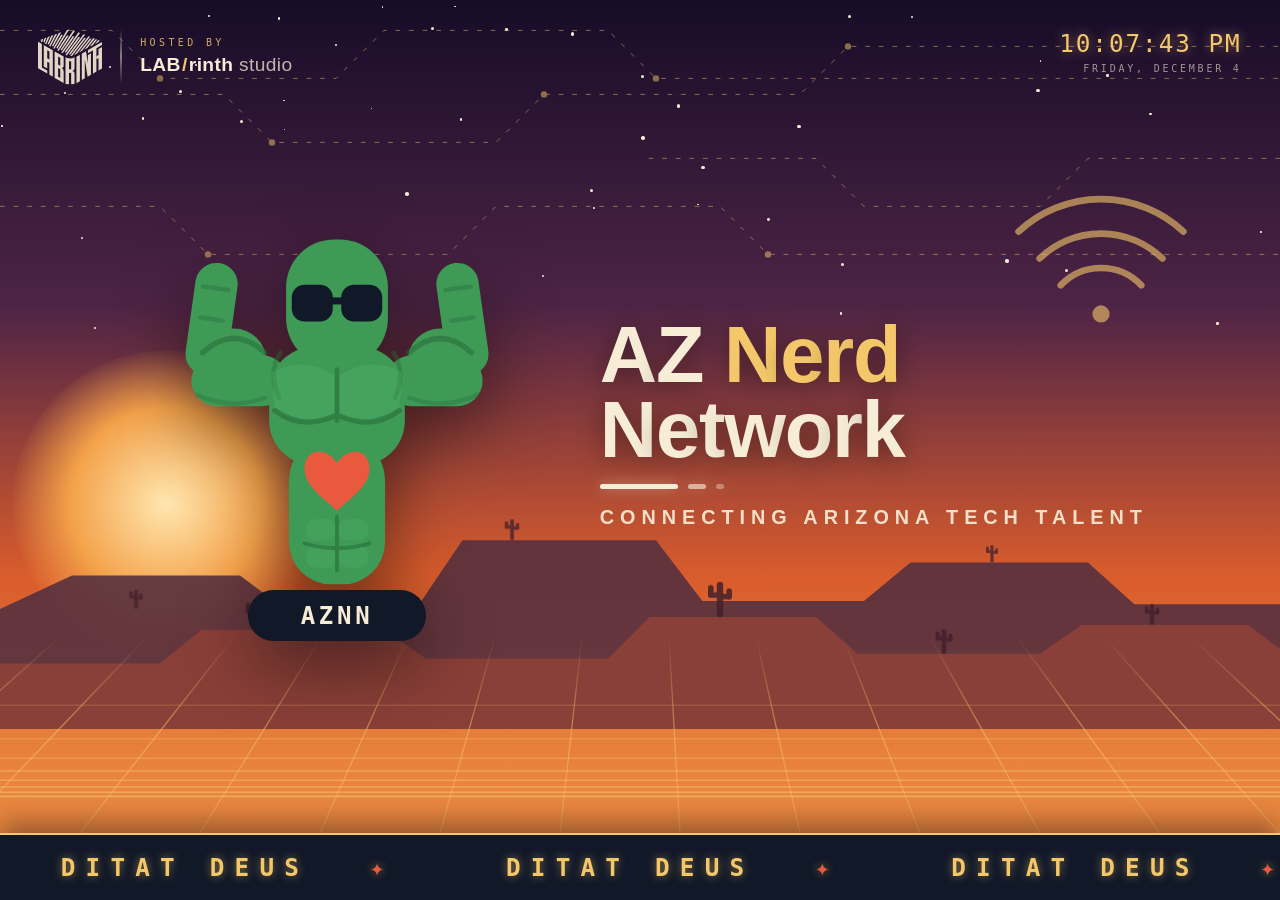
<file: aznn/index.html>
<!DOCTYPE html>
<html lang="en">
<head>
<meta charset="utf-8">
<meta name="viewport" content="width=device-width,initial-scale=1">
<meta name="description" content="AZ Nerd Network event display — hosted by LAB/rinth studio.">
<link rel="icon" href="/favicon.svg">
<title>AZ Nerd Network — Event Display</title>
<style>
  :root{
    --twilight-top:#160c28;
    --twilight-mid:#4e2445;
    --sunset:#d95c2c;
    --horizon:#f4a24a;
    --cream:#f7ecd6;
    --amber:#f4c86a;
    --cactus:#3f9a56;
    --cactus-lit:#54b46b;
    --cactus-dark:#256b38;
    --navy:#111828;
    --navy-deep:#0b1020;
    --heart:#e8593e;
    --mesa-far:#57303f;
    --mesa-near:#8a3f38;
    --mesa-shadow:#41202c;
    /* resting slot the host mark is centred on */
    --mark-w:clamp(46px,5vw,78px);
    --mark-h:clamp(40px,4.33vw,68px);
    --host-x:clamp(20px,3vw,52px);
    --host-y:clamp(18px,3.2vh,40px);
  }
  *{box-sizing:border-box;-webkit-font-smoothing:antialiased;}
  html,body{
    margin:0;padding:0;width:100%;height:100%;overflow:hidden;
    background:var(--navy-deep);
    font-family:"Avenir Next","Avenir","Segoe UI",Helvetica,Arial,sans-serif;
    cursor:none;
  }

  .stage{ position:relative; width:100vw; height:100vh; overflow:hidden; }
  /* explicit layering: the host mark must never be covered */
  .mesas,.floor,.floor-glow{ z-index:1; }
  .signal{ z-index:8; }
  .hero{ z-index:10; }
  .ticker{ z-index:40; }
  .host,.clock{ z-index:50; }
  /* darkens sky + terrain while the mark is out. Sits BELOW .hero (z-index 10)
     so the fallen pieces stay readable instead of being crushed along with it. */
  .dim{
    position:absolute; inset:0; z-index:6;
    background:#06080d; opacity:0; pointer-events:none;
    animation:dim-cycle 120s ease-in-out infinite;
  }
  @keyframes dim-cycle{
    0%,18%{ opacity:0; }
    23%{ opacity:.88; }
    32%{ opacity:.92; }
    37%{ opacity:.88; }
    42%,100%{ opacity:0; }
  }

  /* ============ sky ============ */
  .sky{
    position:absolute;inset:0;
    background:linear-gradient(180deg,
      var(--twilight-top) 0%,
      var(--twilight-mid) 34%,
      var(--sunset) 64%,
      var(--horizon) 100%);
  }
  .sun{
    position:absolute; left:13%; top:56%;
    width:min(24vw,340px); height:min(24vw,340px);
    border-radius:50%;
    background:radial-gradient(circle at 50% 50%, #ffe7b0 0%, var(--horizon) 44%, rgba(244,162,74,0) 72%);
    transform:translate(-50%,-50%);
    animation:sun-pulse 7s ease-in-out infinite;
  }
  @keyframes sun-pulse{
    0%,100%{opacity:.82; transform:translate(-50%,-50%) scale(1);}
    50%{opacity:1; transform:translate(-50%,-50%) scale(1.05);}
  }

  .stars{position:absolute; inset:0 0 58% 0;}
  .star{
    position:absolute; border-radius:50%;
    background:var(--cream);
    animation:twinkle 3.4s ease-in-out infinite;
  }
  @keyframes twinkle{ 0%,100%{opacity:.12;} 50%{opacity:.85;} }

  .circuit{
    position:absolute; inset:0; opacity:.5;
    -webkit-mask-image:linear-gradient(180deg,#000 0%,#000 42%,transparent 74%);
            mask-image:linear-gradient(180deg,#000 0%,#000 42%,transparent 74%);
  }
  .trace{
    stroke:var(--amber); stroke-width:1.2; fill:none;
    stroke-dasharray:6 11;
    animation:flow 6s linear infinite;
  }
  .node{ fill:var(--amber); }
  @keyframes flow{ to{ stroke-dashoffset:-170; } }

  .signal{
    position:absolute;
    right:clamp(24px,5vw,120px);
    top:clamp(96px,17vh,220px);
    width:min(18vw,230px); height:auto;
    opacity:.6;
  }
  .arc{ animation:pulse-arc 2.6s ease-out infinite; }
  @keyframes pulse-arc{ 0%{opacity:0;} 22%{opacity:1;} 68%,100%{opacity:0;} }

  /* ============ terrain ============ */
  .mesas{ position:absolute; left:0; right:0; bottom:19vh; }
  .mesas svg{ display:block; width:100%; height:auto; }

  .floor{
    position:absolute; left:0; right:0;
    bottom:clamp(48px,7.5vh,76px);
    height:22vh;
    pointer-events:none;
    -webkit-mask-image:linear-gradient(0deg,#000 55%,transparent 100%);
            mask-image:linear-gradient(0deg,#000 55%,transparent 100%);
  }
  .floor svg{ display:block; width:100%; height:100%; }
  .floor .gl{ stroke:var(--amber); fill:none; stroke-width:1.6; }
  .floor-glow{
    position:absolute; left:0; right:0;
    bottom:clamp(48px,7.5vh,76px);
    height:14vh;
    background:linear-gradient(0deg, rgba(232,89,62,.16), transparent 80%);
    pointer-events:none;
  }

  /* ============ hero ============ */
  .hero{
    position:absolute; inset:0;
    display:flex; align-items:center; justify-content:center;
    gap:clamp(20px,4.5vw,80px);
    padding:0 5vw 6vh;
  }

  .mascot-body{ flex:0 0 auto; }
  .mascot{
    flex:0 0 auto;
    animation:sway 5s ease-in-out infinite;
    transform-origin:50% 96%;
  }
  @keyframes sway{
    0%,100%{ transform:rotate(-1.6deg) translateY(0); }
    50%{ transform:rotate(1.6deg) translateY(-7px); }
  }
  .mascot svg{
    width:min(33vw,410px); height:auto; display:block;
    filter:drop-shadow(0 22px 34px rgba(0,0,0,.5));
  }
  .heart{ animation:beat 1.6s ease-in-out infinite; transform-origin:145px 199px; }
  @keyframes beat{
    0%,100%{ transform:scale(1); }
    22%{ transform:scale(1.16); }
    40%{ transform:scale(1); }
  }
  .flexL{ animation:flex-l 5s ease-in-out infinite; transform-origin:100px 122px; }
  .flexR{ animation:flex-r 5s ease-in-out infinite; transform-origin:190px 122px; }
  @keyframes flex-l{
    0%,100%{ transform:rotate(0deg); }
    50%{ transform:rotate(-5deg) translateY(-3px); }
  }
  @keyframes flex-r{
    0%,100%{ transform:rotate(0deg); }
    50%{ transform:rotate(5deg) translateY(-3px); }
  }
  .glint{ animation:glint-move 4.4s ease-in-out infinite; }
  @keyframes glint-move{
    0%{ transform:translateX(-64px); opacity:0; }
    8%{ opacity:.85; }
    42%{ transform:translateX(64px); opacity:0; }
    100%{ transform:translateX(64px); opacity:0; }
  }

  .wordmark{ flex:0 1 auto; text-align:left; max-width:52vw; }
  .wordmark h1{
    margin:0;
    font-size:clamp(2.5rem,6.2vw,6.4rem);
    line-height:.95;
    letter-spacing:-.015em;
    font-weight:800;
    color:var(--cream);
    text-wrap:balance;
    text-shadow:0 4px 26px rgba(0,0,0,.4);
  }
  .wordmark h1 em{ font-style:normal; color:var(--amber); }
  .rule{ display:flex; align-items:center; gap:10px; margin-top:1.05em; }
  .rule i{
    display:block; height:5px; border-radius:3px;
    background:var(--cream);
    box-shadow:0 0 14px rgba(247,236,214,.45);
  }
  .rule i:nth-child(1){ width:78px; }
  .rule i:nth-child(2){ width:18px; opacity:.65; }
  .rule i:nth-child(3){ width:8px;  opacity:.4; }
  .tagline{
    margin:.85em 0 0;
    font-size:clamp(.82rem,1.55vw,1.3rem);
    letter-spacing:.3em; text-transform:uppercase;
    font-weight:600; color:var(--cream); opacity:.92;
  }

  /* ============ top rail ============ */
  .host{
    position:absolute;
    top:clamp(18px,3.2vh,40px);
    left:clamp(20px,3vw,52px);
    display:flex; align-items:center;
    gap:clamp(12px,1.4vw,20px);
  }
  .host-slot{ width:var(--mark-w); height:var(--mark-h); flex:0 0 auto; }
  /* Size is animated via `width`, NOT transform:scale(): a scaled SVG gets
     rasterised once at its layout size and then stretched, which is what made
     the mark blurry. Animating width re-lays-out and re-renders it crisp. */
  .host-mark{
    position:fixed;
    left:calc(var(--host-x) + var(--mark-w)/2);
    top:calc(var(--host-y) + var(--mark-h)/2);
    width:var(--mark-w);
    height:auto; display:block;
    fill:var(--cream);
    opacity:.9;
    transform:translate(-50%,-50%) rotate(0deg);
    animation:host-journey 120s ease-in-out infinite;
    z-index:60;
    stroke:#fff; stroke-width:0.9; stroke-opacity:0;
    paint-order:stroke;
  }
  /* Percentages are halved against the old 60s timing, so the whole
     performance lands in the first 60s and 50% to 100% holds it at rest:
     a full minute of stillness between runs. */
  @keyframes host-journey{
    0%    { left:calc(var(--host-x) + var(--mark-w)/2);
            top:calc(var(--host-y) + var(--mark-h)/2);
            width:var(--mark-w);
            transform:translate(-50%,-50%) rotate(0deg);
            fill:var(--cream); opacity:.9; stroke-opacity:0; }
    3%    { width:calc(var(--mark-w)*1.22); }
    5.5%  { width:var(--mark-w); }
    9%    { width:calc(var(--mark-w)*1.5); fill:var(--amber); }
    12%   { width:calc(var(--mark-w)*1.1); }
    16%   { left:22%; top:26%; width:calc(var(--mark-w)*2.2);
            transform:translate(-50%,-50%) rotate(22deg);
            fill:var(--amber); opacity:.92; }
    19%   { left:30%; top:32%; width:calc(var(--mark-w)*1.7);
            transform:translate(-50%,-50%) rotate(-12deg); stroke-opacity:0; }
    24%   { left:50%; top:44%; width:min(34vw,440px);
            transform:translate(-50%,-50%) rotate(180deg);
            fill:var(--cactus-lit); opacity:.95; stroke-opacity:1; }
    28%   { left:50%; top:44%; width:min(46vw,600px);
            transform:translate(-50%,-50%) rotate(540deg);
            fill:var(--heart); opacity:.95; }
    32%   { left:50%; top:44%; width:min(46vw,600px);
            transform:translate(-50%,-50%) rotate(900deg);
            fill:var(--amber); opacity:.95; }
    36%   { left:44%; top:38%; width:min(28vw,360px);
            transform:translate(-50%,-50%) rotate(1080deg);
            fill:var(--horizon); opacity:.95; stroke-opacity:1; }
    41%   { left:20%; top:20%; width:calc(var(--mark-w)*2.4);
            transform:translate(-50%,-50%) rotate(1080deg);
            fill:var(--amber); opacity:.92; stroke-opacity:0; }
    46%   { left:calc(var(--host-x) + var(--mark-w)/2);
            top:calc(var(--host-y) + var(--mark-h)/2);
            width:calc(var(--mark-w)*1.15); fill:var(--cream); }
    50%, 100% { left:calc(var(--host-x) + var(--mark-w)/2);
            top:calc(var(--host-y) + var(--mark-h)/2);
            width:var(--mark-w);
            transform:translate(-50%,-50%) rotate(1080deg);
            fill:var(--cream); opacity:.9; stroke-opacity:0; }
  }
  .host-divider{
    width:2px; align-self:stretch;
    background:linear-gradient(180deg,transparent,rgba(247,236,214,.5),transparent);
  }
  .host-text{
    display:flex; flex-direction:column; gap:.35em;
    animation:host-text-yield 120s ease-in-out infinite;
  }
  @keyframes host-text-yield{
    0%,13%{ opacity:1; }
    16%,37%{ opacity:0; }
    43%,100%{ opacity:1; }
  }
  .host-eyebrow{
    font-family:ui-monospace,SFMono-Regular,Menlo,Consolas,monospace;
    font-size:clamp(.55rem,.78vw,.8rem);
    letter-spacing:.34em; text-transform:uppercase;
    color:var(--amber); opacity:.85;
  }
  .host-name{
    font-size:clamp(.9rem,1.5vw,1.4rem);
    font-weight:700; letter-spacing:.02em;
    color:var(--cream);
  }
  .host-name em{ font-style:normal; color:var(--amber); padding:0 .06em; }
  .host-name span{ font-weight:400; opacity:.75; }

  .clock{
    position:absolute;
    top:clamp(18px,3.2vh,40px);
    right:clamp(20px,3vw,52px);
    text-align:right;
    display:flex; flex-direction:column; gap:.3em;
    font-family:ui-monospace,SFMono-Regular,Menlo,Consolas,monospace;
    font-variant-numeric:tabular-nums;
  }
  .clock-time{
    font-size:clamp(1rem,1.9vw,1.7rem);
    letter-spacing:.08em;
    color:var(--amber);
    text-shadow:0 0 12px rgba(244,200,106,.5);
  }
  .clock-date{
    font-size:clamp(.55rem,.78vw,.8rem);
    letter-spacing:.28em; text-transform:uppercase;
    color:var(--cream); opacity:.6;
  }

  /* ---- operator triggers: click the clock or the host lockup ---- */
  .clock, .host{ cursor:pointer; }
  .clock{                                  /* bigger hit area, same visual spot */
    top:calc(clamp(18px,3.2vh,40px) - 12px);
    right:calc(clamp(20px,3vw,52px) - 14px);
    padding:12px 14px;
    border-radius:6px;
    transition:background .18s ease;
  }
  .host{
    top:calc(clamp(18px,3.2vh,40px) - 10px);
    left:calc(clamp(20px,3vw,52px) - 12px);
    padding:10px 12px;
    border-radius:6px;
    transition:background .18s ease;
  }
  .clock:hover, .host:hover{ background:rgba(247,236,214,.10); }
  .host-mark{ pointer-events:none; }       /* never swallow a click when large */

  .toast{
    position:fixed; left:50%; bottom:calc(clamp(48px,7.5vh,76px) + 20px);
    z-index:70; pointer-events:none; opacity:0;
    transform:translateX(-50%);
    font-family:ui-monospace,SFMono-Regular,Menlo,Consolas,monospace;
    font-size:clamp(.6rem,.95vw,.92rem);
    letter-spacing:.28em; text-transform:uppercase; font-weight:700;
    color:var(--navy-deep); background:var(--amber);
    padding:.55em 1.1em; border-radius:3px;
    box-shadow:0 6px 22px rgba(0,0,0,.45);
  }
  .toast.show{ animation:toast-pop 2.4s ease forwards; }
  @keyframes toast-pop{
    0%{ opacity:0; transform:translateX(-50%) translateY(10px); }
    10%,72%{ opacity:1; transform:translateX(-50%) translateY(0); }
    100%{ opacity:0; transform:translateX(-50%) translateY(-8px); }
  }

  /* ============ range day ============ */
  .fx{ position:absolute; inset:0; z-index:20; pointer-events:none; }
  .ch{ display:inline-block; }            /* per-letter targets */
  .chunk,.floor line{ transform-box:fill-box; transform-origin:50% 50%; }
  .rig{ opacity:0; transition:opacity .4s ease; }
  .armed .rig{ opacity:1; }
  /* the flex arms hand off to the rig's own purpose-drawn holding arms */
  .flexL,.flexR{ transition:opacity .3s ease; }
  .armed .flexL,.armed .flexR{ animation:none; opacity:0; }

  /* ============ ticker ============ */
  .ticker{
    position:absolute; left:0; right:0; bottom:0;
    height:clamp(48px,7.5vh,76px);
    background:var(--navy);
    border-top:2px solid var(--amber);
    overflow:hidden; display:flex; align-items:center;
    box-shadow:0 -10px 28px rgba(0,0,0,.4);
  }
  .track{
    display:flex; white-space:nowrap;
    animation:marquee 18s linear infinite;
    will-change:transform;
  }
  .unit{
    font-family:ui-monospace,SFMono-Regular,Menlo,Consolas,monospace;
    font-size:clamp(1rem,2.7vh,1.8rem);
    font-weight:700; letter-spacing:.42em;
    color:var(--amber);
    text-shadow:0 0 10px rgba(244,200,106,.55);
    padding:0 2.5em;
  }
  .unit::after{
    content:"\2726";
    color:var(--heart);
    margin-left:2.5em; letter-spacing:0;
  }
  @keyframes marquee{ from{transform:translateX(0);} to{transform:translateX(-50%);} }

  @media (prefers-reduced-motion:reduce){
    .sun,.mascot,.heart,.glint,.trace,.star,.track,.arc,.flexL,.flexR,
    .host-mark,.host-text{
      animation-duration:0s !important;
      animation-iteration-count:1 !important;
    }
  }
</style>
</head>
<body>
<div class="stage">
  <div class="sky"></div>
  <div class="sun"></div>
  <div class="stars" id="stars"></div>

  <svg class="circuit" viewBox="0 0 1600 900" preserveAspectRatio="none" aria-hidden="true">
    <path class="trace" d="M0,118 L280,118 L340,178 L620,178 L680,118 L1000,118 L1060,58 L1600,58" style="animation-delay:0s"/>
    <path class="trace" d="M0,258 L200,258 L260,318 L560,318 L620,258 L900,258 L960,318 L1600,318" style="animation-delay:-1.5s"/>
    <path class="trace" d="M0,38 L140,38 L200,98 L420,98 L480,38 L760,38 L820,98 L1600,98" style="animation-delay:-3s"/>
    <path class="trace" d="M1600,198 L1360,198 L1300,258 L1080,258 L1020,198 L800,198" style="animation-delay:-2s"/>
    <circle class="node" cx="340" cy="178" r="4"/>
    <circle class="node" cx="680" cy="118" r="4"/>
    <circle class="node" cx="1060" cy="58" r="4"/>
    <circle class="node" cx="260" cy="318" r="4"/>
    <circle class="node" cx="960" cy="318" r="4"/>
    <circle class="node" cx="200" cy="98" r="4"/>
    <circle class="node" cx="820" cy="98" r="4"/>
  </svg>

  <svg class="signal" viewBox="0 0 240 200" aria-hidden="true">
    <g fill="none" stroke="var(--amber)" stroke-width="7" stroke-linecap="round">
      <circle cx="120" cy="168" r="9" fill="var(--amber)" stroke="none"/>
      <path class="arc" d="M78,138 A58,58 0 0 1 162,138" style="animation-delay:0s"/>
      <path class="arc" d="M56,110 A92,92 0 0 1 184,110" style="animation-delay:.35s"/>
      <path class="arc" d="M34,82 A126,126 0 0 1 206,82" style="animation-delay:.7s"/>
    </g>
  </svg>

  <div class="mesas">
    <svg viewBox="0 0 1600 300" preserveAspectRatio="none" aria-hidden="true">
      <defs>
        <g id="sag">
          <rect x="-4" y="-44" width="8" height="44" rx="4"/>
          <rect x="-15" y="-40" width="7" height="16" rx="3.5"/>
          <rect x="-15" y="-31" width="15" height="7" rx="3.5"/>
          <rect x="8" y="-36" width="7" height="14" rx="3.5"/>
          <rect x="0" y="-29" width="15" height="7" rx="3.5"/>
        </g>
      </defs>

      <polygon points="0,300 0,150 90,108 300,108 356,150 520,150 578,64 820,64 878,140 1080,140 1138,92 1360,92 1418,144 1600,144 1600,300"
               fill="var(--mesa-far)" opacity="0.9"/>

      <g fill="var(--mesa-shadow)" opacity="0.75">
        <use href="#sag" transform="translate(170,150) scale(0.55)"/>
        <use href="#sag" transform="translate(640,64) scale(0.6)"/>
        <use href="#sag" transform="translate(1240,92) scale(0.5)"/>
      </g>

      <polygon points="0,300 0,218 200,218 252,176 480,176 532,212 760,212 812,160 1020,160 1072,206 1300,206 1352,170 1560,170 1600,200 1600,300"
               fill="var(--mesa-near)"/>

      <g fill="var(--mesa-shadow)" opacity="0.85">
        <use href="#sag" transform="translate(320,176) scale(0.85)"/>
        <use href="#sag" transform="translate(900,160) scale(1)"/>
        <use href="#sag" transform="translate(1180,206) scale(0.7)"/>
        <use href="#sag" transform="translate(1440,170) scale(0.6)"/>
      </g>
    </svg>
  </div>

  <div class="floor"><svg viewBox="0 0 1600 200" preserveAspectRatio="none" aria-hidden="true"><g class="gl"><line x1="800" y1="-520" x2="-2000" y2="200" opacity="0.5"/><line x1="800" y1="-520" x2="-1850" y2="200" opacity="0.5"/><line x1="800" y1="-520" x2="-1700" y2="200" opacity="0.5"/><line x1="800" y1="-520" x2="-1550" y2="200" opacity="0.5"/><line x1="800" y1="-520" x2="-1400" y2="200" opacity="0.5"/><line x1="800" y1="-520" x2="-1250" y2="200" opacity="0.5"/><line x1="800" y1="-520" x2="-1100" y2="200" opacity="0.5"/><line x1="800" y1="-520" x2="-950" y2="200" opacity="0.5"/><line x1="800" y1="-520" x2="-800" y2="200" opacity="0.5"/><line x1="800" y1="-520" x2="-650" y2="200" opacity="0.5"/><line x1="800" y1="-520" x2="-500" y2="200" opacity="0.5"/><line x1="800" y1="-520" x2="-350" y2="200" opacity="0.5"/><line x1="800" y1="-520" x2="-200" y2="200" opacity="0.5"/><line x1="800" y1="-520" x2="-50" y2="200" opacity="0.5"/><line x1="800" y1="-520" x2="100" y2="200" opacity="0.5"/><line x1="800" y1="-520" x2="250" y2="200" opacity="0.5"/><line x1="800" y1="-520" x2="400" y2="200" opacity="0.5"/><line x1="800" y1="-520" x2="550" y2="200" opacity="0.5"/><line x1="800" y1="-520" x2="700" y2="200" opacity="0.5"/><line x1="800" y1="-520" x2="850" y2="200" opacity="0.5"/><line x1="800" y1="-520" x2="1000" y2="200" opacity="0.5"/><line x1="800" y1="-520" x2="1150" y2="200" opacity="0.5"/><line x1="800" y1="-520" x2="1300" y2="200" opacity="0.5"/><line x1="800" y1="-520" x2="1450" y2="200" opacity="0.5"/><line x1="800" y1="-520" x2="1600" y2="200" opacity="0.5"/><line x1="800" y1="-520" x2="1750" y2="200" opacity="0.5"/><line x1="800" y1="-520" x2="1900" y2="200" opacity="0.5"/><line x1="800" y1="-520" x2="2050" y2="200" opacity="0.5"/><line x1="800" y1="-520" x2="2200" y2="200" opacity="0.5"/><line x1="800" y1="-520" x2="2350" y2="200" opacity="0.5"/><line x1="800" y1="-520" x2="2500" y2="200" opacity="0.5"/><line x1="800" y1="-520" x2="2650" y2="200" opacity="0.5"/><line x1="800" y1="-520" x2="2800" y2="200" opacity="0.5"/><line x1="800" y1="-520" x2="2950" y2="200" opacity="0.5"/><line x1="800" y1="-520" x2="3100" y2="200" opacity="0.5"/><line x1="800" y1="-520" x2="3250" y2="200" opacity="0.5"/><line x1="800" y1="-520" x2="3400" y2="200" opacity="0.5"/><line x1="800" y1="-520" x2="3550" y2="200" opacity="0.5"/><line x1="800" y1="-520" x2="3700" y2="200" opacity="0.5"/><line x1="0" y1="71.0" x2="1600" y2="71.0" opacity="0.23"/><line x1="0" y1="104.8" x2="1600" y2="104.8" opacity="0.30"/><line x1="0" y1="124.5" x2="1600" y2="124.5" opacity="0.37"/><line x1="0" y1="137.5" x2="1600" y2="137.5" opacity="0.44"/><line x1="0" y1="146.7" x2="1600" y2="146.7" opacity="0.51"/><line x1="0" y1="153.5" x2="1600" y2="153.5" opacity="0.58"/><line x1="0" y1="158.8" x2="1600" y2="158.8" opacity="0.65"/><line x1="0" y1="163.0" x2="1600" y2="163.0" opacity="0.72"/></g></svg></div>
  <div class="floor-glow"></div>
  <div class="dim" aria-hidden="true"></div>

  <div class="hero">
    <div class="mascot-body">
      <div class="mascot">
      <svg viewBox="0 0 290 320" xmlns="http://www.w3.org/2000/svg">
        <!-- arms: horizontal upper arm, bicep peak on top, narrower forearm raised -->
        <g class="flexL">
          <rect x="42" y="112" width="68" height="36" rx="18" fill="var(--cactus)"/>
          <circle cx="72" cy="116" r="23" fill="var(--cactus)"/>
          <rect x="36" y="46" width="30" height="80" rx="15" fill="var(--cactus)"
                transform="rotate(8 51 124)"/>
          <g fill="none" stroke="var(--cactus-dark)" stroke-linecap="round">
            <path d="M50,110 Q72,90 94,110" stroke-width="4" opacity=".5"/>
            <path d="M46,140 Q70,151 94,142" stroke-width="3.2" opacity=".32"/>
          </g>
          <g stroke="var(--cactus-dark)" stroke-width="3.2" opacity=".36" stroke-linecap="round"
             transform="rotate(8 51 124)">
            <path d="M42,64 L60,64"/><path d="M43,86 L59,86"/>
          </g>
        </g>
        <g class="flexR">
          <rect x="180" y="112" width="68" height="36" rx="18" fill="var(--cactus)"/>
          <circle cx="218" cy="116" r="23" fill="var(--cactus)"/>
          <rect x="224" y="46" width="30" height="80" rx="15" fill="var(--cactus)"
                transform="rotate(-8 239 124)"/>
          <g fill="none" stroke="var(--cactus-dark)" stroke-linecap="round">
            <path d="M196,110 Q218,90 240,110" stroke-width="4" opacity=".5"/>
            <path d="M196,142 Q220,151 244,140" stroke-width="3.2" opacity=".32"/>
          </g>
          <g stroke="var(--cactus-dark)" stroke-width="3.2" opacity=".36" stroke-linecap="round"
             transform="rotate(-8 239 124)">
            <path d="M230,64 L248,64"/><path d="M231,86 L247,86"/>
          </g>
        </g>

        <!-- body: distinct head, broad shoulders, tapered waist -->
        <g fill="var(--cactus)">
          <rect x="111" y="170" width="68" height="104" rx="30"/>
          <rect x="97" y="106" width="96" height="84" rx="32"/>
          <rect x="109" y="30" width="72" height="90" rx="34"/>
        </g>
        <g stroke="var(--cactus-dark)" fill="none" stroke-linecap="round" opacity=".4">
          <path d="M105,110 Q96,124 104,142" stroke-width="3.2"/>
          <path d="M185,110 Q194,124 186,142" stroke-width="3.2"/>
        </g>

        <!-- pectorals -->
        <g fill="var(--cactus-lit)" opacity=".35">
          <path d="M99,124 Q121,112 143,126 L143,154 Q119,164 101,150 Z"/>
          <path d="M191,124 Q169,112 147,126 L147,154 Q171,164 189,150 Z"/>
        </g>
        <!-- four-pack -->
        <g fill="var(--cactus-lit)" opacity=".28">
          <rect x="123" y="228" width="21" height="15" rx="6.5"/>
          <rect x="146" y="228" width="21" height="15" rx="6.5"/>
          <rect x="123" y="247" width="21" height="15" rx="6.5"/>
          <rect x="146" y="247" width="21" height="15" rx="6.5"/>
        </g>
        <g stroke="var(--cactus-dark)" fill="none" stroke-linecap="round" opacity=".55">
          <path d="M145,122 L145,158" stroke-width="3.2"/>
          <path d="M101,151 Q120,165 143,155" stroke-width="3.8"/>
          <path d="M189,151 Q170,165 147,155" stroke-width="3.8"/>
          <path d="M145,226 L145,264" stroke-width="2.8"/>
          <path d="M122,245 Q145,252 168,245" stroke-width="2.8"/>
        </g>

        <!-- glasses -->
        <g>
          <rect x="113" y="62" width="29" height="26" rx="9" fill="var(--navy)"/>
          <rect x="148" y="62" width="29" height="26" rx="9" fill="var(--navy)"/>
          <rect x="140" y="71" width="10" height="5" fill="var(--navy)"/>
          <clipPath id="lens"><rect x="113" y="62" width="29" height="26" rx="9"/><rect x="148" y="62" width="29" height="26" rx="9"/></clipPath>
          <g clip-path="url(#lens)">
            <rect class="glint" x="95" y="56" width="13" height="38" fill="#fff"
                  opacity=".8" transform="skewX(-20)"/>
          </g>
        </g>

        <!-- heart -->
        <path class="heart" d="M145,188 C137,176 122,178 122,192 C122,205 136,213 145,222
                               C154,213 168,205 168,192 C168,178 153,176 145,188 Z"
              fill="var(--heart)"/>


        <!-- Shooting rig: arms, rifle and hands are ONE group so the whole
             assembly aims together and the hands stay on the weapon.
             Rotated about .rig-pivot to track each target. -->
        <g class="rig">
          <g fill="var(--cactus)">                     <!-- arms behind the rifle -->
            <circle cx="106" cy="144" r="19"/>
            <rect x="94"  y="131" width="58" height="27" rx="13"/>
            <circle cx="162" cy="147" r="16"/>
            <rect x="152" y="135" width="52" height="25" rx="12"/>
          </g>
          <g class="rifle">
            <rect x="78"  y="145" width="40" height="18" rx="5"  fill="#161d2c"/>
            <rect x="112" y="139" width="54" height="25" rx="4"  fill="#1e2739"/>
            <rect x="130" y="162" width="17" height="27" rx="4"  fill="#161d2c"/>
            <rect x="120" y="132" width="34" height="6"  rx="3"  fill="#2b3550"/>
            <rect x="164" y="147" width="44" height="10" rx="2"  fill="#161d2c"/>
            <rect x="206" y="141" width="54" height="22" rx="10" fill="#28324a"/>
            <rect x="214" y="148" width="38" height="3"  rx="1.5" fill="#3d4a68"/>
            <rect x="138" y="133" width="4"  height="4"  fill="var(--amber)" opacity=".85"/>
          </g>
          <g fill="var(--cactus)">                     <!-- hands gripping over it -->
            <rect x="126" y="149" width="27" height="27" rx="11"/>
            <rect x="194" y="137" width="27" height="26" rx="11"/>
          </g>
          <g stroke="var(--cactus-dark)" stroke-width="2.6" opacity=".4"
             stroke-linecap="round" fill="none">
            <path d="M104,140 L120,140"/><path d="M160,144 L176,144"/>
          </g>
          <circle class="rig-pivot" cx="140" cy="152" r="1.2" fill="none"/>
          <circle class="rifle-muzzle" cx="261" cy="152" r="1.2" fill="none"/>
        </g>
        <!-- badge -->
        <rect x="82" y="278" width="126" height="36" rx="18" fill="var(--navy)"/>
        <text x="145" y="302" text-anchor="middle" font-family="ui-monospace,Menlo,monospace"
              font-size="17" font-weight="700" letter-spacing="2.6" fill="var(--cream)">AZNN</text>
        </svg>
      </div>
    </div>

    <div class="wordmark">
      <h1>AZ <em>Nerd</em><br/>Network</h1>
      <div class="rule"><i></i><i></i><i></i></div>
      <p class="tagline">Connecting Arizona Tech Talent</p>
    </div>
  </div>

  <div class="host">
    <span class="host-slot" aria-hidden="true"></span>
    <div class="host-divider"></div>
    <div class="host-text">
      <span class="host-eyebrow">Hosted by</span>
      <span class="host-name">LAB<em>/</em>rinth <span>studio</span></span>
    </div>
  </div>

  <svg class="host-mark" viewBox="0 0 130.74 113.15" aria-label="LAB/rinth studio">
      <polygon points="24.31 14.25 20.13 15.76 14.26 29.42 16.75 30.76 24.31 14.25"/>
      <polygon points="38.82 10 36.84 9.75 34.85 10.47 22.71 33.97 25.19 35.31 38.82 10"/>
      <polygon points="50.68 11.48 47.19 11.04 31.13 38.5 33.61 39.83 50.68 11.48"/>
      <polygon points="62.52 12.99 59.03 12.54 39.53 43.02 42 44.35 62.52 12.99"/>
      <polygon points="10.76 19.12 7.14 20.42 5.75 24.84 8.26 26.19 10.76 19.12"/>
      <path d="M58.77,53.33l27.34-37.26-3.47-.46-26.36,36.42,1.47.79c.34.18.68.35,1.02.5Z"/>
      <polygon points="100.84 38.21 116.11 19.09 113.17 17.96 94.49 41.57 100.84 38.21"/>
      <polygon points="74.33 14.52 70.85 14.07 47.91 47.53 50.38 48.86 74.33 14.52"/>
      <polygon points="48.49 43.43 75.24 3.29 72.11 2.08 45.92 42.2 48.49 43.43"/>
      <polygon points="31.01 35.09 47.18 6.04 42.44 7.74 28.43 33.87 31.01 35.09"/>
      <polygon points="22.23 30.95 31.51 11.67 27.15 13.23 19.64 29.74 22.23 30.95"/>
      <polygon points="109.6 19.25 106.14 18.78 83.85 47.2 90.07 43.91 109.6 19.25"/>
      <polygon points="39.76 39.25 63.98 0 58.93 1.81 37.19 38.02 39.76 39.25"/>
      <polygon points="79.71 49.39 106.1 15.22 103.14 14.08 73.74 52.54 79.71 49.39"/>
      <polygon points="123.16 26.41 126.02 22.93 123.11 21.8 116.48 29.94 123.16 26.41"/>
      <polygon points="121.16 21.05 120.37 20.74 117.86 20.39 105.39 35.81 111.95 32.34 121.16 21.05"/>
      <polygon points="65.86 51.87 95.98 11.31 92.97 10.15 63.31 50.62 65.86 51.87"/>
      <polygon points="57.19 47.64 85.71 7.34 82.65 6.16 54.63 46.4 57.19 47.64"/>
      <polygon points="4.98 21.2 2.88 21.96 4.59 22.74 4.98 21.2"/>
      <polygon points="13.42 26.83 17.29 16.78 13.44 18.16 10.82 25.63 13.42 26.83"/>
      <polygon points="128.12 23.74 128.06 23.82 128.17 23.76 128.12 23.74"/>
      <path d="M97.87,17.65l-3.46-.47-28.42,37.58c1.34-.04,2.67-.25,3.96-.62l27.92-36.49Z"/>
      <polygon points="7.05 29.6 4.67 28.22 0 25.52 0 30.03 0 79.61 18.87 90.51 18.87 84.17 7.94 77.86 7.94 35.93 7.94 30.11 7.05 29.6"/>
      <path d="M52.42,57.37v-1.59s-1.71-.99-4.9-2.83c-.72-.42-1.52-.87-2.38-1.37-.55-.32-1.12-.64-1.72-.99l-3.99-2.3-2.38-1.37-3.09-1.78v6.6s.01,47.49.01,47.49l10.57,6.08c4.81,2.78,7.89,4.56,7.89,4.56v-23.24c0-6.18-4.72-8.46-5.41-8.76.69.29,5.41,2.05,5.41-3.54v-16.95ZM42.02,56.12l2.33,1.38,1.13.67v6.33s0,9.9,0,9.9l-4.38-2.4v-14.52s0-1.89,0-1.89l.92.55ZM41.09,97v-17.77s4.38,2.53,4.38,2.53v17.69s-4.38-2.44-4.38-2.44Z"/>
      <path d="M30.2,42.95l-1.25-.72-5.71-3.29-2.38-1.37-5.71-3.29-2.38-1.37-1.03-.6v3s.01,40.64.01,40.64l7.13,4.12v-13.67s4.38,2.53,4.38,2.53v24.09s6.94,4,6.94,4v-54.07ZM18.88,59.17v-16.42s1.75,1.04,1.75,1.04l2.63,1.55v2.11s0,14.25,0,14.25l-4.38-2.53Z"/>
      <path d="M74.64,78.51v-4.69c0-3.13,0-7.12,0-10.43,0-1.75,0-3.3,0-4.45v-1.99c-3.33,1.7-6.11,2.58-8.87,2.65-1.07.03-2.14-.07-3.23-.28-1.97-.39-4.03-1.17-6.37-2.36,0,3.59,0,7.18,0,10.77,0,1.47,0,2.94,0,4.41,0,.23,0,.47,0,.7,0,12.73,0,25.47,0,38.2,2.69,1.37,4.15,1.79,7.08,2.1,0-9.65,0-14.47,0-24.12,1.79.19,2.7.19,4.5-.02,0,9.63,0,14.45,0,24.08,2.84-.33,4.26-.75,6.87-2.08,0-7.98,0-11.97,0-19.94,0-6.67-5.42-5.13-5.42-5.13,0,0,1.01-.26,2.15-1.04,1.51-1.03,3.27-2.95,3.27-6.39ZM67.49,81.8c-1.61.18-2.53.17-4.22,0,0-1.22,0-2.32,0-3.35,0-.24,0-.47,0-.7,0-1.53,0-2.92,0-4.31,0-2.41,0-4.84,0-8.06,1.8.21,2.71.22,4.5.03,0,.81,0,1.57,0,2.29,0,1.59,0,3,0,4.36,0,3,0,5.76,0,9.7-.1.01-.18.02-.27.03Z"/>
      <polygon points="123.59 52.58 119.35 55.04 119.35 61.36 123.59 58.92 123.59 83.96 130.74 79.85 130.74 36.33 123.59 40.47 123.59 52.58"/>
      <polygon points="85.61 74.94 85.61 64.64 85.61 60.26 85.61 57.29 85.61 52.8 85.61 51.87 82.21 53.83 78.53 55.96 78.53 58.48 78.53 69.02 78.53 73.33 78.53 83.47 78.53 87.64 78.53 90.64 78.53 110.06 85.61 105.97 85.61 86.28 85.61 79.17 85.61 74.94"/>
      <polygon points="108.18 49.14 106 50.38 102.01 52.66 101.99 55.22 101.95 59.62 101.93 62.77 101.87 69.69 100.98 63.9 100.58 61.27 100.01 57.6 99.62 55.07 99.05 51.34 98.64 48.67 98.05 44.88 98.02 44.7 93.63 47.24 89.49 49.65 89.49 52.43 89.49 55.46 89.49 59.88 89.49 63.07 89.49 63.57 89.49 70.27 89.49 74.53 89.49 81.72 89.49 103.68 95.6 100.17 95.61 74.52 95.61 67.21 95.61 62.9 95.61 60.65 95.91 62.54 96.48 66.17 97.45 72.36 101.32 96.9 108.18 92.91 108.18 55.28 108.18 52.18 108.18 49.14"/>
      <polygon points="119.35 41.91 119.35 38.81 119.35 38.72 119.5 38.64 124.5 35.75 130.68 32.18 130.68 28.36 130.68 25.85 129.74 26.39 122.41 30.63 117.26 33.6 110.16 37.69 105.29 40.51 102.02 42.39 102.02 44.52 102.02 47.69 102.02 48.73 107.37 45.65 112.22 42.85 112.22 42.9 112.22 46.94 112.21 90.54 112.21 90.57 119.35 86.4 119.35 61.36 119.35 41.91"/>
    </svg>

  <div class="clock">
    <span class="clock-time" id="time">--:--:--</span>
    <span class="clock-date" id="date"></span>
  </div>

  <div class="ticker">
    <div class="track" id="track"></div>
  </div>
</div>

<script>
  // starfield
  const starsEl = document.getElementById('stars');
  for (let i = 0; i < 46; i++) {
    const s = document.createElement('div');
    s.className = 'star';
    const size = 1.4 + Math.random() * 2.2;
    s.style.cssText = `left:${Math.random()*100}%;top:${Math.random()*88}%;` +
                      `width:${size}px;height:${size}px;animation-delay:${Math.random()*3.4}s`;
    starsEl.appendChild(s);
  }

  // ticker: repeat until one half covers the screen, so the loop never gaps
  const track = document.getElementById('track');
  const UNIT = '<span class="unit">DITAT DEUS</span>';
  function buildTicker(){
    let n = 4;
    do {
      track.innerHTML = UNIT.repeat(n).repeat(2);
      n += 2;
    } while (track.scrollWidth / 2 < window.innerWidth && n <= 40);
  }
  buildTicker();

  let resizeTimer;
  window.addEventListener('resize', () => {
    clearTimeout(resizeTimer);
    resizeTimer = setTimeout(buildTicker, 200);
  });

  // clock
  const timeEl = document.getElementById('time');
  const dateEl = document.getElementById('date');
  function tick(){
    const now = new Date();
    timeEl.textContent = now.toLocaleTimeString([], {hour:'2-digit',minute:'2-digit',second:'2-digit'});
    dateEl.textContent = now.toLocaleDateString([], {weekday:'long',month:'long',day:'numeric'});
  }
  tick();
  setInterval(tick, 1000);
</script>

<script>
/* ------------------------------------------------------------------
   Stage clearing. When the host mark bursts out of its corner the
   foreground elements topple to the floor under gravity, bounce, and
   settle into a fallen lean. When the mark retreats they spring back
   upright. Integrated per frame (semi-implicit Euler) and phase-locked
   to the mark's own 60s CSS animation so the two can never drift apart.
------------------------------------------------------------------ */
(function(){
  if (matchMedia('(prefers-reduced-motion:reduce)').matches) return;

  const CYCLE      = 120000;  // 60s performance + 60s pause
  const FALL_AT    = 19000;   // the mark is breaking out of its corner
  const RETURN_AT  = 46800;   // the mark is heading home
  const REST_AFTER = 62000;   // performance over; idle until the cycle repeats

  const G          = 0.0024;  // gravity, px/ms²
  const RESTITUTION= 0.34;    // fraction of speed kept per bounce
  const ANG_DAMP   = 0.55;    // spin lost per bounce
  /* An impact slower than this just stops. It MUST exceed gravity's per-frame
     velocity gain (G * max dt = 0.115) or a resting body sinks-and-bounces
     every frame forever, never settling and accumulating spin without end. */
  const BOUNCE_MIN = 0.14;
  const DOWN_OPACITY = 0.80;  // fallen pieces stay clearly readable
  const FADE_RATE    = 0.004; // per ms, both directions
  const SPRING_K   = 2.7e-5;  // return spring stiffness
  const SPRING_C   = 0.0073;  // ~0.7 damping ratio: settles without wobble
  const GROUND_PAD = 6;

  // distinct kick per body so the collapse reads as choreography, not a glitch
  const SPEC = [
    {sel:'.mascot-body', vy:-0.10, vx: 0.014, vr: 0.075, lean: 84, leanRate:0.0022},
    {sel:'.wordmark h1', vy:-0.15, vx:-0.030, vr:-0.045, lean:-21},
    {sel:'.rule',        vy:-0.19, vx: 0.028, vr: 0.090, lean: 27},
    {sel:'.tagline',     vy:-0.13, vx: 0.020, vr: 0.060, lean: 19},
    {sel:'.signal',      vy:-0.17, vx:-0.024, vr:-0.070, lean:-23}
  ];

  const bodies = SPEC.map(spec => {
    const el = document.querySelector(spec.sel);
    if (!el) return null;
    el.style.transformOrigin = '50% 100%';
    const base = parseFloat(getComputedStyle(el).opacity) || 1;
    return {el, spec, base, k:1,
            x:0, y:0, vx:0, vy:0, rot:0, vr:0, floor:0, landed:false};
  }).filter(Boolean);
  if (!bodies.length) return;

  const ticker = document.querySelector('.ticker');
  let needFloors = true;

  // how far each body can drop before its base meets the top of the ticker
  function measureFloors(){
    bodies.forEach(b => { b.el.style.transform = ''; });
    const ground = window.innerHeight - ticker.offsetHeight - GROUND_PAD;
    bodies.forEach(b => {
      b.floor = Math.max(0, ground - b.el.getBoundingClientRect().bottom);
    });
    needFloors = false;
  }

  function phase(){
    const a = document.querySelector('.host-mark').getAnimations();
    const t = (a.length && a[0].currentTime != null) ? a[0].currentTime
                                                    : performance.now();
    return t % CYCLE;
  }

  let mode = 'rest', last = null;

  function step(now){
    if (window.__aznnShowActive){ last = now; requestAnimationFrame(step); return; }
    const dt = last == null ? 16 : Math.min(48, now - last);
    last = now;

    const p = phase();
    const want = p < FALL_AT   ? 'rest'
               : p < RETURN_AT  ? 'fall'
               : p < REST_AFTER ? 'return'
               : 'rest';
    if (want !== mode){
      if (want === 'fall'){
        measureFloors();
        for (const b of bodies){
          b.vy = b.spec.vy; b.vx = b.spec.vx; b.vr = b.spec.vr;
          b.landed = false;
        }
      }
      mode = want;
    }
    if (needFloors && mode === 'rest') measureFloors();

    for (const b of bodies){
      if (mode === 'fall'){
        if (!b.landed){
          b.vy  += G * dt;
          b.y   += b.vy * dt;
          b.x   += b.vx * dt;
          b.rot += b.vr * dt;
          if (b.y >= b.floor){
            b.y = b.floor;
            if (b.vy > BOUNCE_MIN){
              b.vy = -b.vy * RESTITUTION;
              b.vr *= ANG_DAMP;
              b.vx *= 0.70;               // scrub along the ground
            } else {
              b.vy = b.vx = b.vr = 0;
              b.landed = true;
            }
          }
        }
        if (b.landed){                    // ease over into a fallen lean
          b.rot += (b.spec.lean - b.rot) * Math.min(1, dt * (b.spec.leanRate || 0.006));
        }
        b.k += (DOWN_OPACITY - b.k) * Math.min(1, dt * FADE_RATE);
      } else if (mode === 'return'){
        b.vy += (-SPRING_K * b.y   - SPRING_C * b.vy) * dt; b.y   += b.vy * dt;
        b.vx += (-SPRING_K * b.x   - SPRING_C * b.vx) * dt; b.x   += b.vx * dt;
        b.vr += (-SPRING_K * b.rot - SPRING_C * b.vr) * dt; b.rot += b.vr * dt;
        b.k += (1 - b.k) * Math.min(1, dt * FADE_RATE);
      } else {
        b.x = b.y = b.rot = b.vx = b.vy = b.vr = 0;
        b.k = 1;
      }
      b.el.style.opacity = (b.base * b.k).toFixed(3);

      if (mode === 'rest'){
        b.el.style.transform = '';
        b.el.style.opacity = '';
      } else {
        b.el.style.transform = 'translate(' + b.x.toFixed(2) + 'px,'
          + b.y.toFixed(2) + 'px) rotate(' + b.rot.toFixed(2) + 'deg)';
      }
    }
    requestAnimationFrame(step);
  }
  requestAnimationFrame(step);

  addEventListener('resize', () => { needFloors = true; });
})();
</script>

<script>
/* ==================================================================
   RANGE SEQUENCE — the cactus shoulders a suppressed rifle, shoots the
   scene apart in arcade tracers, everything collapses, then rebuilds.

   Runs inside the QUIET half of the 120s cycle (the mark's rest window),
   so it can never collide with the logo takeover. Fires on every 5th
   cycle: 5 x 120s = one show every 10 minutes exactly.

   Debug: window.__rifle.force(ms) pins the show clock;
          window.__rifle.step(dt) advances one deterministic frame;
          window.__rifle.release() hands control back to the cycle.
================================================================== */
(function(){
  if (matchMedia('(prefers-reduced-motion:reduce)').matches) return;

  const CYCLE=120000, SHOW_EVERY=5, SHOW_AT=70000, SHOW_LEN=25000;
  const T_AIM=2500, T_FIRE=4200, T_BURST=12200, T_COLLAPSE=14000, T_REBUILD=19000;
  const BURST_SHOTS=20;                    // ~90ms apart: the crescendo

  const G=0.0026, SPRING_K=2.4e-5, SPRING_C=0.0068, SPEED=1.15;

  const stage=document.querySelector('.stage');
  const svg=document.querySelector('.mascot svg');
  const h1=document.querySelector('.wordmark h1');
  const mesaSvg=document.querySelector('.mesas svg');
  const NS='http://www.w3.org/2000/svg';

  /* ---- headline becomes per-letter targets ---- */
  (function splitChars(root){
    const w=document.createTreeWalker(root,NodeFilter.SHOW_TEXT), ns=[];
    while(w.nextNode()) ns.push(w.currentNode);
    for(const n of ns){
      const f=document.createDocumentFragment();
      for(const c of n.nodeValue){
        if(c===' '){ f.appendChild(document.createTextNode(' ')); continue; }
        const sp=document.createElement('span'); sp.className='ch'; sp.textContent=c;
        f.appendChild(sp);
      }
      n.parentNode.replaceChild(f,n);
    }
  })(h1);

  /* ---- near ridge re-built as a chunk grid clipped to its own silhouette,
          so it can crumble. Identical to the solid polygon until hit. ---- */
  const chunks=[];
  (function fractureMesa(){
    const polys=mesaSvg.querySelectorAll('polygon');
    const near=polys[polys.length-1];
    const cp=document.createElementNS(NS,'clipPath'); cp.id='mesaFrac';
    const c=near.cloneNode(true); c.removeAttribute('fill'); c.removeAttribute('opacity');
    cp.appendChild(c); mesaSvg.querySelector('defs').appendChild(cp);
    const g=document.createElementNS(NS,'g');
    g.setAttribute('clip-path','url(#mesaFrac)');
    g.setAttribute('fill','var(--mesa-near)');
    for(let x=0;x<1600;x+=80) for(let y=140;y<300;y+=42){
      const r=document.createElementNS(NS,'rect');
      r.setAttribute('x',x); r.setAttribute('y',y);
      r.setAttribute('width',81.5); r.setAttribute('height',43.5);
      r.setAttribute('class','chunk');
      g.appendChild(r); chunks.push(r);
    }
    near.setAttribute('opacity','0');
    near.parentNode.insertBefore(g, near.nextSibling);  // stay under the saguaros
  })();

  const gridLines=Array.from(document.querySelectorAll('.floor line'));

  /* ---- fx canvas ---- */
  const veil=document.createElement('div');
  veil.className='dim range-veil'; veil.style.animation='none'; veil.style.zIndex='6';
  stage.appendChild(veil);
  let veilK=0;
  function setVeil(st){
    const target = (st<T_AIM) ? 0.18
                 : (st<T_REBUILD+2200) ? 0.62
                 : 0;
    veilK += (target-veilK)*0.05;
    veil.style.opacity=veilK.toFixed(3);
  }

  const cv=document.createElement('canvas'); cv.className='fx';
  stage.appendChild(cv);
  const ctx=cv.getContext('2d');
  function sizeCanvas(){
    const dpr=Math.min(2, window.devicePixelRatio||1);
    cv.width=innerWidth*dpr; cv.height=innerHeight*dpr;
    cv.style.width=innerWidth+'px'; cv.style.height=innerHeight+'px';
    ctx.setTransform(dpr,0,0,dpr,0,0);
  }
  sizeCanvas(); addEventListener('resize',sizeCanvas);

  /* ---- debris ---- */
  const debris=new Map();
  let seed=1;
  function rnd(){ seed=(seed*1664525+1013904223)%4294967296; return seed/4294967296; }
  function knock(el,ox,oy,power){
    if(debris.has(el)) return;
    const r=el.getBoundingClientRect();
    let dx=(r.left+r.width/2)-ox, dy=(r.top+r.height/2)-oy;
    const d=Math.hypot(dx,dy)||1; dx/=d; dy/=d;
    const j=rnd();
    debris.set(el,{el,x:0,y:0,rot:0,
      vx:dx*power*(0.55+j*0.7), vy:dy*power*0.35-(0.20+j*0.36),
      vr:(j-0.5)*1.2, mode:'fly'});
  }
  function integrate(dt){
    for(const b of debris.values()){
      if(b.mode==='fly'){
        b.vy+=G*dt; b.x+=b.vx*dt; b.y+=b.vy*dt; b.rot+=b.vr*dt;
      }else{
        b.vx+=(-SPRING_K*b.x-SPRING_C*b.vx)*dt; b.x+=b.vx*dt;
        b.vy+=(-SPRING_K*b.y-SPRING_C*b.vy)*dt; b.y+=b.vy*dt;
        b.vr+=(-SPRING_K*b.rot-SPRING_C*b.vr)*dt; b.rot+=b.vr*dt;
      }
      b.el.style.transform='translate('+b.x.toFixed(1)+'px,'+b.y.toFixed(1)+'px) rotate('+b.rot.toFixed(1)+'deg)';
    }
  }

  /* ---- bullets ---- */
  const bullets=[], sparks=[];
  let flash=0, shake=0;
  const RIG=[140,152], AIM_LIMIT=46;
  function centre(sel){
    const b=svg.querySelector(sel).getBoundingClientRect();
    return {x:b.left+b.width/2, y:b.top+b.height/2};
  }
  function muzzle(){ return centre('.rifle-muzzle'); }
  /* Point the rig at the target BEFORE reading the muzzle, so the round always
     leaves the front of the barrel instead of the gun's rest direction. */
  function aimAt(tx,ty,free){
    const p=centre('.rig-pivot');
    let a=Math.atan2(ty-p.y, tx-p.x)*180/Math.PI;
    let s=1;
    if(free){ if(Math.abs(a)>90) s=-1; }   // mirror instead of hanging upside down
    else a=Math.max(-AIM_LIMIT, Math.min(AIM_LIMIT, a));
    svg.querySelector('.rig').setAttribute('transform',
      'translate('+RIG[0]+','+RIG[1]+') rotate('+a.toFixed(1)+') scale(1,'+s+
      ') translate('+(-RIG[0])+','+(-RIG[1])+')');
    return a;
  }
  function inFront(el){
    const p=centre('.rig-pivot');
    const r=el.getBoundingClientRect();
    const dx=(r.left+r.width/2)-p.x, dy=(r.top+r.height/2)-p.y;
    if(dx<70) return false;                                  // behind or too close
    return Math.abs(Math.atan2(dy,dx)*180/Math.PI)<=AIM_LIMIT;
  }
  function fireAt(el, pt, fast){
    let tx,ty;
    if(el){ const r=el.getBoundingClientRect(); tx=r.left+r.width/2; ty=r.top+r.height/2; }
    else if(pt){ tx=pt.x; ty=pt.y; }
    else return;
    aimAt(tx,ty,!!fast);                        // burst swings the full circle
    const m=muzzle();
    const dx=tx-m.x, dy=ty-m.y, d=Math.hypot(dx,dy)||1;
    const ttl=Math.min(fast?300:1500, d/(fast?3.4:SPEED));
    bullets.push({el,x:m.x,y:m.y,vx:dx/ttl,vy:dy/ttl,tx,ty,t:0,ttl});
    flash=fast?50:80; shake=fast?105:140;       // suppressed: modest flash
  }
  let areaTargets=[];
  function impact(el,x,y){
    if(el) knock(el,x,y,0.8);
    const R=165;
    for(const a of areaTargets){
      if(debris.has(a.el)) continue;
      const d=Math.hypot(a.cx-x, a.cy-y);
      if(d<R) knock(a.el,x,y,0.5*(1-d/R)+0.14);
    }
    for(let i=0;i<16;i++) sparks.push({x,y,
      vx:(rnd()-0.5)*1.0, vy:(rnd()-0.5)*1.0-0.16, t:0, ttl:240+rnd()*280});
  }
  function stepBullets(dt){
    for(let i=bullets.length-1;i>=0;i--){
      const b=bullets[i]; b.t+=dt; b.x+=b.vx*dt; b.y+=b.vy*dt;
      if(b.t>=b.ttl){ impact(b.el,b.tx,b.ty); bullets.splice(i,1); }
    }
    for(let i=sparks.length-1;i>=0;i--){
      const s=sparks[i]; s.t+=dt; s.vy+=0.0016*dt; s.x+=s.vx*dt; s.y+=s.vy*dt;
      if(s.t>=s.ttl) sparks.splice(i,1);
    }
  }
  /* Sized off the viewport so tracers read the same on a 1080p panel and a 4K
     one. Snapped to a pixel grid for the deliberate 8-bit look. */
  let PX=12;
  function scaleFx(){ PX=Math.max(8, Math.round(innerWidth/104)); }
  scaleFx(); addEventListener('resize',scaleFx);
  const q=v=>Math.round(v/PX)*PX;
  function drawFx(dt){
    ctx.clearRect(0,0,innerWidth,innerHeight);
    for(const b of bullets){
      for(let k=6;k>=1;k--){                        // tapering tracer trail
        ctx.globalAlpha=0.50-k*0.065;
        ctx.fillStyle= k>3 ? '#e8593e' : '#f4c86a';
        const w=PX*(1.1-k*0.09);
        ctx.fillRect(q(b.x-b.vx*k*26), q(b.y-b.vy*k*26), w, w);
      }
      ctx.globalAlpha=1;
      ctx.fillStyle='#f4c86a';
      ctx.fillRect(q(b.x)-PX*0.25, q(b.y)-PX*0.25, PX*1.5, PX*1.5);
      ctx.fillStyle='#fffdf4';                      // hot core
      ctx.fillRect(q(b.x)+PX*0.2, q(b.y)+PX*0.2, PX*0.8, PX*0.8);
    }
    for(const s of sparks){
      const a=1-s.t/s.ttl;
      ctx.globalAlpha=Math.max(0,a);
      ctx.fillStyle=a>0.55?'#fff3cf':'#e8593e';
      ctx.fillRect(q(s.x), q(s.y), PX*0.7, PX*0.7);
    }
    ctx.globalAlpha=1;
    if(flash>0){
      const m=muzzle(), r=PX*1.4+flash*0.10;        // suppressed: modest bloom
      ctx.globalAlpha=Math.min(1,flash/80)*0.8; ctx.fillStyle='#ffe8a8';
      ctx.fillRect(m.x-r/2, m.y-r/2, r, r);
      ctx.globalAlpha=Math.min(1,flash/80)*0.5; ctx.fillStyle='#fffaf0';
      ctx.fillRect(m.x-r/4, m.y-r/4, r/2, r/2);
      ctx.globalAlpha=1; flash-=dt;
    }
    if(shake>0){
      shake-=dt; const a=Math.min(4, shake/32);
      stage.style.transform='translate('+((rnd()-0.5)*a).toFixed(2)+'px,'+((rnd()-0.5)*a).toFixed(2)+'px)';
    } else if(stage.style.transform){ stage.style.transform=''; }
  }

  /* ---- sequencing ---- */
  let active=false, shots=[], shotIdx=0, gap=500, burstIdx=0, collapsed=false, rebuilding=false;
  function buildShots(){
    const list=[];
    const push=s=>{const e=document.querySelector(s); if(e) list.push(e);};
    push('.signal'); push('.tagline');
    document.querySelectorAll('.rule i').forEach(e=>list.push(e));
    const L=Array.from(h1.querySelectorAll('.ch'));
    for(let i=0;i<L.length;i+=2) list.push(L[i]);
    const cs=Math.max(1,Math.floor(chunks.length/6));
    for(let i=Math.floor(cs/2);i<chunks.length;i+=cs) list.push(chunks[i]);
    const gs=Math.max(1,Math.floor(gridLines.length/4));
    for(let i=0;i<gridLines.length;i+=gs) list.push(gridLines[i]);
    return list.filter(inFront);
  }
  function startShow(){
    active=true; window.__aznnShowActive=true;
    svg.classList.add('armed');
    ['.mascot-body','.wordmark h1','.rule','.tagline','.signal'].forEach(sel=>{
      const e=document.querySelector(sel);
      if(e){ e.style.transform=''; e.style.opacity=''; }
    });
    debris.clear(); bullets.length=0; sparks.length=0;
    shotIdx=0; collapsed=false; rebuilding=false; seed=1;
    shots=buildShots();
    gap=(T_BURST-T_FIRE)/Math.max(1,shots.length);
    burstIdx=0;
    areaTargets=chunks.concat(gridLines).map(el=>{
      const r=el.getBoundingClientRect();
      return {el, cx:r.left+r.width/2, cy:r.top+r.height/2};
    });
  }
  /* Alternates a point on a full circle (guaranteed 360 spread) with a piece
     still standing (guaranteed destruction), so the spray reads as chaotic
     but still tears the scene down. */
  function burstShot(i){
    if(i%2===0){
      const a=(i/BURST_SHOTS)*Math.PI*2 + 0.6;
      fireAt(null,{x:innerWidth/2 + Math.cos(a)*innerWidth*0.46,
                   y:innerHeight*0.44 + Math.sin(a)*innerHeight*0.40}, true);
    } else {
      const intact=areaTargets.filter(t=>!debris.has(t.el));
      const letters=Array.from(h1.querySelectorAll('.ch')).filter(e=>!debris.has(e));
      const pool=letters.concat(intact.map(t=>t.el));
      if(pool.length) fireAt(pool[Math.floor(i*pool.length/BURST_SHOTS)%pool.length],null,true);
      else fireAt(null,{x:rnd()*innerWidth, y:rnd()*innerHeight*0.8}, true);
    }
  }
  function collapseAll(){
    const cx=innerWidth/2, cy=innerHeight*0.45;
    h1.querySelectorAll('.ch').forEach(e=>knock(e,cx,cy,0.55));
    areaTargets.forEach(a=>knock(a.el,cx,cy,0.45));
    ['.tagline','.signal','.mascot-body'].forEach(sel=>{
      const e=document.querySelector(sel); if(e) knock(e,cx,cy,0.5);
    });
    document.querySelectorAll('.rule i').forEach(e=>knock(e,cx,cy,0.6));
    shake=420;
  }
  function startRebuild(){
    svg.classList.remove('armed');
    for(const b of debris.values()) b.mode='rebuild';
  }
  function endShow(){
    active=false; window.__aznnShowActive=false;
    svg.classList.remove('armed');
    for(const b of debris.values()){ b.el.style.transform=''; }
    debris.clear(); bullets.length=0; sparks.length=0;
    flash=0; shake=0; stage.style.transform='';
    veilK=0; veil.style.opacity='0';
    const rig=svg.querySelector('.rig'); if(rig) rig.removeAttribute('transform');
    ctx.clearRect(0,0,innerWidth,innerHeight);
  }
  function beats(st){
    if(st>=T_FIRE && st<T_BURST){
      const want=Math.min(shots.length, Math.floor((st-T_FIRE)/gap)+1);
      while(shotIdx<want){
        let el=shots[shotIdx];
        if(debris.has(el)){                     // cluster damage already took it
          el = shots.slice(shotIdx+1).find(x=>!debris.has(x));
          if(!el){ const a=areaTargets.find(a=>!debris.has(a.el)); el=a&&a.el; }
        }
        if(el) fireAt(el);
        shotIdx++;
      }
    } else if(st>=T_BURST && st<T_COLLAPSE){
      const bgap=(T_COLLAPSE-T_BURST)/BURST_SHOTS;
      const want=Math.min(BURST_SHOTS, Math.floor((st-T_BURST)/bgap)+1);
      while(burstIdx<want){ burstShot(burstIdx); burstIdx++; }
    } else if(st>=T_COLLAPSE && st<T_REBUILD){
      if(!collapsed){ collapseAll(); collapsed=true; }
    } else if(st>=T_REBUILD){
      if(!rebuilding){ startRebuild(); rebuilding=true; }
    }
  }

  function markTotal(){
    const a=document.querySelector('.host-mark').getAnimations();
    return (a.length && a[0].currentTime!=null) ? a[0].currentTime : performance.now();
  }
  function showTime(total){
    if(Math.floor(total/CYCLE)%SHOW_EVERY !== SHOW_EVERY-1) return -1;
    const p=total%CYCLE;
    if(p<SHOW_AT || p>SHOW_AT+SHOW_LEN) return -1;
    return p-SHOW_AT;
  }

  const dbg={forced:null,
    force(ms){ this.forced=ms; return ms; },
    step(dt){ this.forced=(this.forced==null?0:this.forced)+dt; tick(0,dt); return this.forced; },
    release(){ this.forced=null; endShow(); return 'released'; },
    state(){ return {active, shotIdx, shots:shots.length, debris:debris.size,
                     bullets:bullets.length, forced:this.forced}; }};
  window.__rifle=dbg;

  /* ---- operator triggers ---------------------------------------------
     manual runs the range act on its own clock, independent of the cycle. */
  let manual=null;

  const toastEl=document.createElement('div');
  toastEl.className='toast'; stage.appendChild(toastEl);
  function toast(msg){
    toastEl.textContent=msg;
    toastEl.classList.remove('show');
    void toastEl.offsetWidth;               // restart the animation
    toastEl.classList.add('show');
  }

  const CSS_ACTS=/^(host-journey|host-text-yield|dim-cycle)$/;
  function seekActs(phase){
    document.getAnimations().forEach(a=>{
      if(CSS_ACTS.test(a.animationName)){
        const t=a.currentTime||0;
        a.currentTime=Math.floor(t/CYCLE)*CYCLE + phase;
      }
    });
  }
  function triggerRange(){
    if(active) endShow();
    seekActs(SHOW_AT);        // park the logo act at rest, as in production
    manual=0;
    toast('Range sequence \u00b7 25s');
  }
  function triggerLogo(){
    manual=null;
    if(active) endShow();
    seekActs(13000);          // just ahead of the breakout
    toast('Logo takeover \u00b7 40s');
  }
  document.querySelector('.clock').addEventListener('click', triggerRange);
  document.querySelector('.host').addEventListener('click', triggerLogo);
  addEventListener('keydown', e=>{
    const k=e.key.toLowerCase();
    if(k==='r') triggerRange();
    else if(k==='l') triggerLogo();
    else if(k==='escape'){ manual=null; if(active) endShow(); toast('Reset'); }
  });
  dbg.range=triggerRange; dbg.logo=triggerLogo;
  dbg.aimAt=aimAt; dbg.inFront=inFront; dbg.muzzle=muzzle;
  dbg.pivot=()=>centre('.rig-pivot');
  dbg.shotList=()=>shots.slice();

  let last=null;
  function tick(now, dtOverride){
    const dt = dtOverride!=null ? dtOverride : (last==null?16:Math.min(48, now-last));
    last=now;
    let st;
    if(dbg.forced!=null){ st=dbg.forced; }
    else if(manual!=null){
      st=manual; manual+=dt;
      if(manual>SHOW_LEN+600) manual=null;   // hand back to the cycle
    }
    else { st=showTime(markTotal()); }
    if(st<0){ if(active) endShow(); return; }
    if(!active) startShow();
    beats(st); setVeil(st); integrate(dt); stepBullets(dt); drawFx(dt);
  }
  function loop(now){ tick(now); requestAnimationFrame(loop); }
  requestAnimationFrame(loop);
})();
</script>
</body>
</html>
</file>
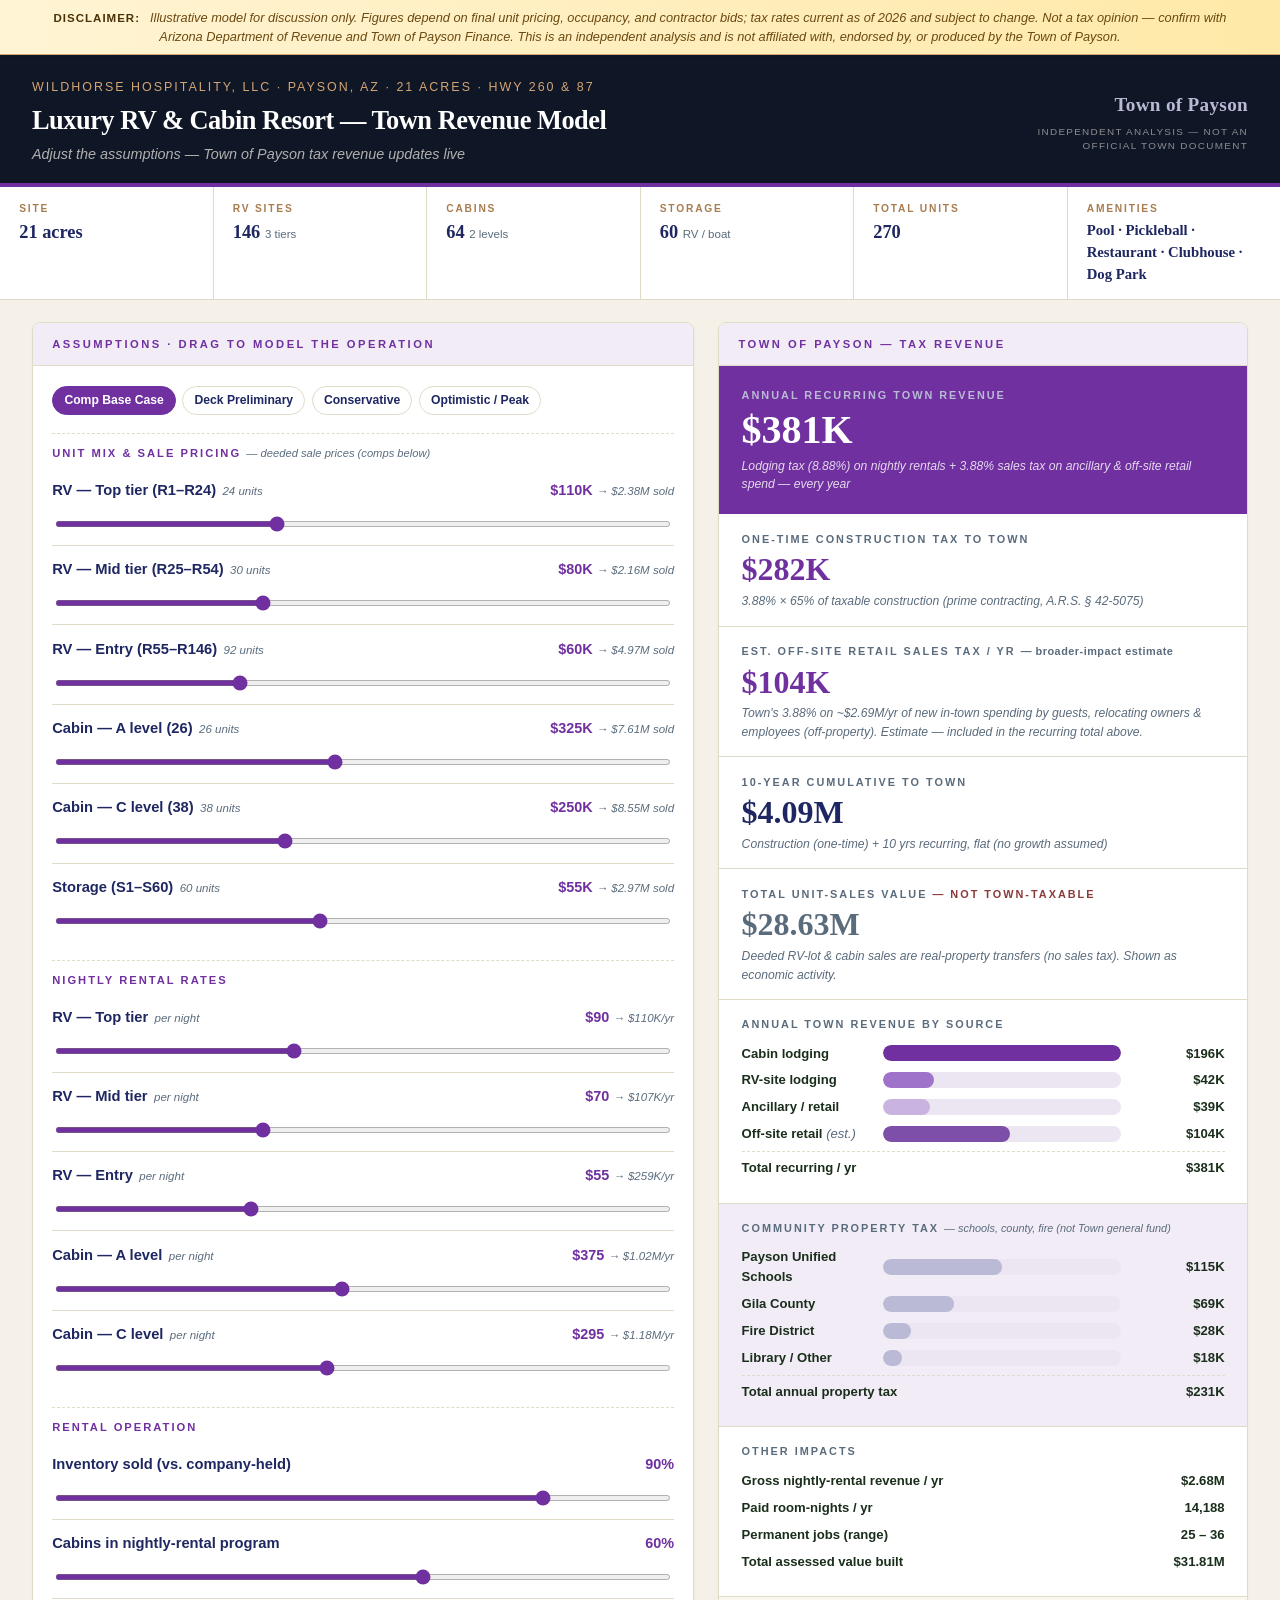
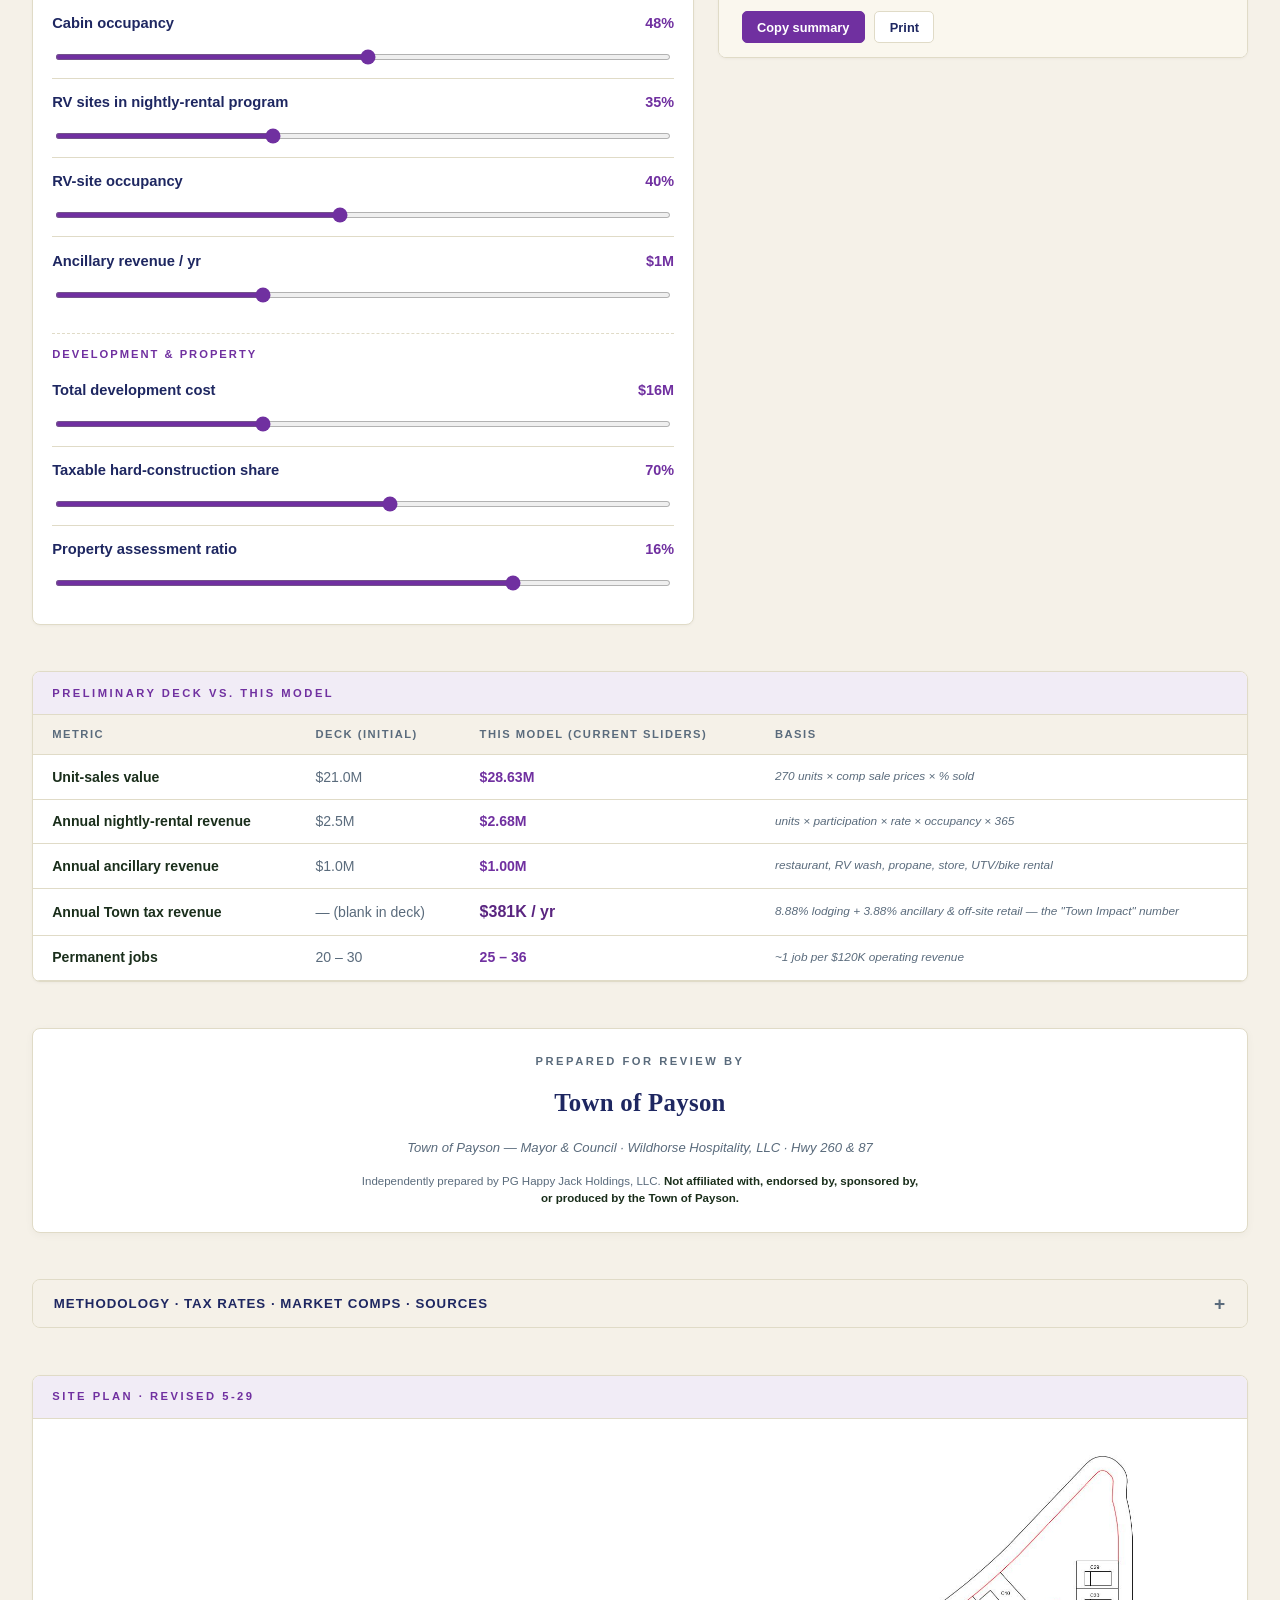
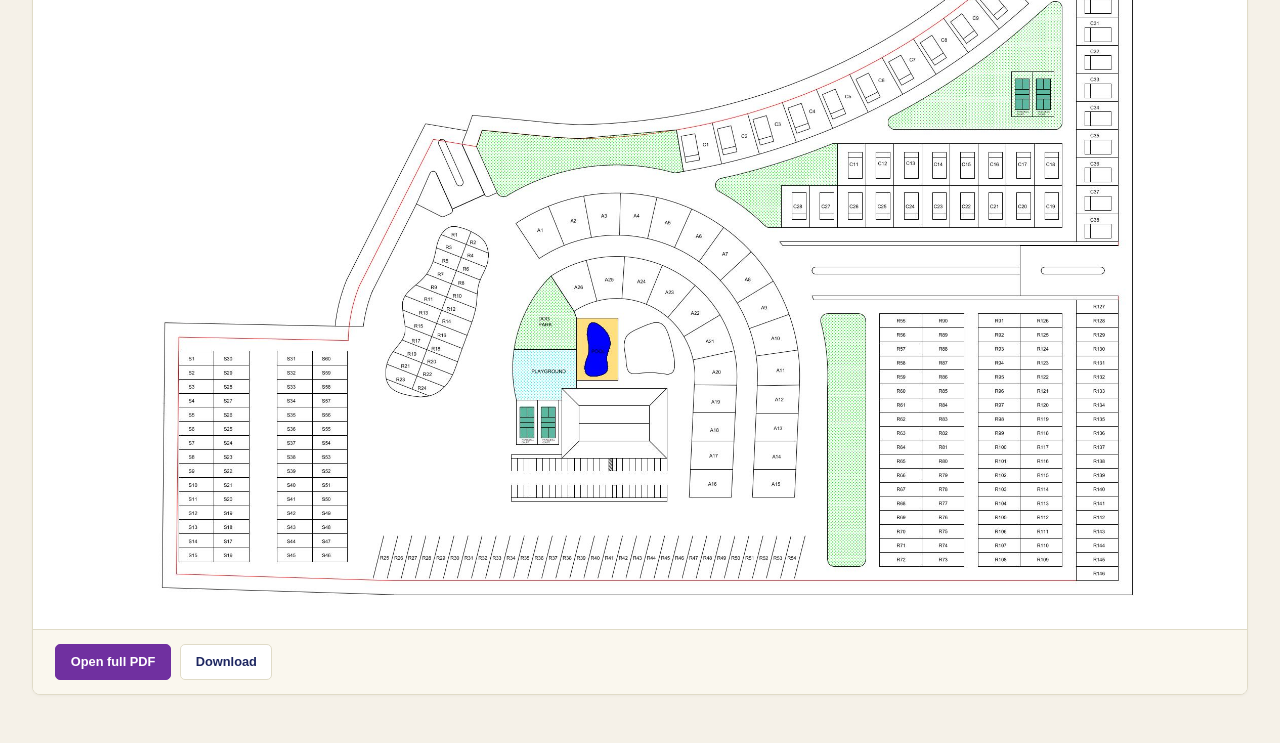
<file: malibu/index.html>
<!DOCTYPE html>
<html lang="en">
<head>
<meta charset="UTF-8">
<meta name="viewport" content="width=device-width, initial-scale=1.0">
<title>Wildhorse Resort — Town Revenue Model</title>
<style>
  * { box-sizing: border-box; margin: 0; padding: 0; }

  :root {
    --navy:      #1E2761;
    --navy-dark: #0F1626;
    --forest:    #2C5F2D;
    --gold:      #D4A574;
    --gold-dark: #A87C4F;
    --cream:     #F5F1E8;
    --white:     #FFFFFF;
    --ink:       #1A2E1B;
    --muted:     #5A6B7C;
    --accent:    #F4B942;
    --red:       #8B3A3A;
    --line:      #E0DBC7;
    --teal:      #1F6F6B;
    --purple:      #7030A0;
    --purple-deep: #5A2580;
    --purple-soft: #BABAD6;
    --purple-tint: #F1ECF6;
  }

  html, body {
    font-family: -apple-system, BlinkMacSystemFont, "Segoe UI", Roboto, sans-serif;
    background: var(--cream);
    color: var(--ink);
    line-height: 1.5;
    min-height: 100vh;
  }

  .disclaimer-banner {
    background: linear-gradient(to right, #FFF4D4, #FFE9A8);
    color: #6B4910;
    font-size: 0.8rem;
    padding: 0.5rem 2rem;
    text-align: center;
    border-bottom: 1px solid var(--gold);
    font-style: italic;
    position: sticky;
    top: 0;
    z-index: 100;
    box-shadow: 0 1px 4px rgba(0,0,0,0.06);
  }
  .disclaimer-banner strong {
    font-style: normal;
    color: #4A3208;
    letter-spacing: 1px;
    text-transform: uppercase;
    font-size: 0.72rem;
    margin-right: 0.4rem;
  }

  .header {
    background: var(--navy-dark);
    color: white;
    padding: 1.4rem 2rem 1.1rem;
    border-bottom: 4px solid var(--purple);
    display: flex;
    align-items: center;
    justify-content: space-between;
    gap: 2rem;
  }
  .header-text { flex: 1; min-width: 0; }
  .header h1 {
    font-family: Georgia, serif;
    font-size: 1.65rem;
    font-weight: 700;
    letter-spacing: -0.5px;
  }
  .header .sub {
    font-size: 0.78rem;
    color: var(--gold);
    letter-spacing: 2px;
    text-transform: uppercase;
    margin-bottom: 0.25rem;
  }
  .header .tagline {
    font-size: 0.9rem;
    color: rgba(245, 241, 232, 0.7);
    margin-top: 0.25rem;
    font-style: italic;
  }
  .payson-ref {
    flex-shrink: 0;
    text-align: right;
    max-width: 230px;
  }
  .payson-ref-name {
    font-family: Georgia, serif;
    font-size: 1.2rem;
    font-weight: 700;
    color: var(--purple-soft);
    letter-spacing: 0.3px;
  }
  .payson-ref-note {
    font-size: 0.62rem;
    color: rgba(245, 241, 232, 0.55);
    text-transform: uppercase;
    letter-spacing: 1.3px;
    margin-top: 0.3rem;
    line-height: 1.4;
  }
  @media (max-width: 800px) {
    .header { flex-direction: column; align-items: flex-start; gap: 1rem; }
    .payson-ref { text-align: left; align-self: flex-start; }
  }

  /* Project facts strip */
  .facts {
    background: var(--white);
    color: var(--ink);
    display: flex;
    flex-wrap: wrap;
    gap: 0;
    border-bottom: 1px solid var(--line);
  }
  .fact {
    flex: 1 1 0;
    min-width: 150px;
    padding: 0.85rem 1.2rem;
    border-right: 1px solid var(--line);
  }
  .fact:last-child { border-right: none; }
  .fact-label {
    font-size: 0.64rem;
    letter-spacing: 1.8px;
    text-transform: uppercase;
    color: var(--gold-dark);
    font-weight: 700;
  }
  .fact-value {
    font-family: Georgia, serif;
    font-size: 1.15rem;
    font-weight: 700;
    color: var(--navy);
    margin-top: 0.15rem;
  }
  .fact-value small { font-size: 0.72rem; color: var(--muted); font-family: -apple-system, sans-serif; font-weight: 400; }

  .container {
    max-width: 1500px;
    margin: 0 auto;
    padding: 1.4rem 2rem 3rem;
    display: grid;
    grid-template-columns: 1.25fr 1fr;
    gap: 1.5rem;
  }
  @media (max-width: 1100px) {
    .container { grid-template-columns: 1fr; }
  }

  .panel {
    background: white;
    border: 1px solid var(--line);
    border-radius: 8px;
    box-shadow: 0 1px 3px rgba(0,0,0,0.04);
    overflow: hidden;
  }
  .panel + .panel { margin-top: 1.2rem; }

  .panel-header {
    background: var(--purple-tint);
    color: var(--purple);
    padding: 0.8rem 1.2rem;
    font-size: 0.7rem;
    letter-spacing: 2.5px;
    text-transform: uppercase;
    font-weight: 700;
    border-bottom: 1px solid var(--line);
  }
  .panel-body { padding: 1.2rem; }

  .section-sub {
    font-size: 0.7rem;
    letter-spacing: 2px;
    color: var(--purple);
    text-transform: uppercase;
    font-weight: 700;
    margin: 1.1rem 0 0.3rem;
    padding-top: 0.7rem;
    border-top: 1px dashed var(--line);
  }
  .section-sub:first-child { border-top: none; padding-top: 0; margin-top: 0; }

  /* Concept / slider row */
  .concept {
    padding: 0.7rem 0;
    border-bottom: 1px solid var(--line);
  }
  .concept:last-child { border-bottom: none; }
  .concept-top {
    display: flex;
    justify-content: space-between;
    align-items: baseline;
    margin-bottom: 0.5rem;
    gap: 0.5rem;
  }
  .concept-name {
    font-weight: 700;
    color: var(--navy);
    font-size: 0.92rem;
  }
  .concept-meta {
    color: var(--muted);
    font-size: 0.72rem;
    font-style: italic;
    margin-left: 0.4rem;
  }
  .concept-output {
    color: var(--purple);
    font-weight: 700;
    font-size: 0.9rem;
    font-variant-numeric: tabular-nums;
    text-align: right;
    white-space: nowrap;
  }
  .concept-output .sub { color: var(--muted); font-size: 0.72rem; font-weight: 500; font-style: italic; }

  .slider-container { position: relative; padding: 0 0.2rem; }
  input[type=range] {
    width: 100%;
    accent-color: var(--purple);
    height: 6px;
  }
  .slider-ticks {
    display: flex;
    justify-content: space-between;
    margin-top: 0.2rem;
    font-size: 0.66rem;
    color: var(--muted);
    padding: 0 0.2rem;
  }

  /* Presets */
  .presets {
    display: flex;
    flex-wrap: wrap;
    gap: 0.4rem;
    margin-bottom: 1rem;
  }
  .chip {
    padding: 0.3rem 0.7rem;
    background: white;
    border: 1px solid var(--line);
    border-radius: 999px;
    cursor: pointer;
    font-size: 0.76rem;
    color: var(--navy);
    font-weight: 600;
    transition: all 0.15s;
  }
  .chip:hover { background: var(--purple-tint); color: var(--purple); border-color: var(--purple); }
  .chip.active { background: var(--purple); color: white; border-color: var(--purple); }

  /* Output */
  .big-stat {
    padding: 1.05rem 1.4rem 0.95rem;
    border-bottom: 1px solid var(--line);
  }
  .big-stat-label {
    font-size: 0.68rem;
    letter-spacing: 2px;
    color: var(--muted);
    text-transform: uppercase;
    font-weight: 700;
    margin-bottom: 0.3rem;
  }
  .big-stat-value {
    font-family: Georgia, serif;
    font-size: 2rem;
    font-weight: 700;
    color: var(--navy);
    font-variant-numeric: tabular-nums;
    line-height: 1.1;
  }
  .big-stat-value.forest { color: var(--purple); }
  .big-stat-value.muted  { color: var(--muted); }
  .big-stat-detail {
    font-size: 0.76rem;
    color: var(--muted);
    margin-top: 0.3rem;
    font-style: italic;
  }

  .tpt-highlight {
    background: var(--purple);
    color: white;
    padding: 1.3rem 1.4rem;
  }
  .tpt-highlight .big-stat-label { color: var(--purple-soft); }
  .tpt-highlight .big-stat-value { color: white; font-size: 2.5rem; }
  .tpt-highlight .big-stat-detail { color: rgba(255,255,255,0.82); }

  .breakdown { padding: 1rem 1.4rem 1.1rem; }
  .breakdown h3 {
    font-size: 0.68rem;
    letter-spacing: 2px;
    color: var(--muted);
    text-transform: uppercase;
    font-weight: 700;
    margin-bottom: 0.7rem;
  }
  .bar-row {
    display: grid;
    grid-template-columns: 130px 1fr 92px;
    align-items: center;
    gap: 0.7rem;
    margin-bottom: 0.45rem;
    font-size: 0.82rem;
  }
  .bar-row-label { color: var(--ink); font-weight: 600; }
  .bar-track {
    height: 16px;
    background: #ECE6F2;
    border-radius: 8px;
    overflow: hidden;
  }
  .bar-fill { height: 100%; border-radius: 8px; transition: width 0.3s; }
  .bar-value {
    text-align: right;
    font-weight: 700;
    color: var(--ink);
    font-variant-numeric: tabular-nums;
  }

  .actions {
    display: flex;
    gap: 0.6rem;
    padding: 0.9rem 1.4rem;
    background: #FAF7EE;
    border-top: 1px solid var(--line);
    flex-wrap: wrap;
  }
  .btn {
    padding: 0.45rem 0.9rem;
    border-radius: 5px;
    border: 1px solid var(--line);
    background: white;
    cursor: pointer;
    font-size: 0.8rem;
    font-weight: 600;
    color: var(--navy);
    transition: all 0.15s;
  }
  .btn:hover { background: var(--purple-tint); border-color: var(--purple); }
  .btn.primary { background: var(--purple); color: white; border-color: var(--purple); }
  .btn.primary:hover { background: var(--purple-deep); }
  a.btn { display: inline-block; text-decoration: none; }

  /* Comparison table: deck preliminary vs this model */
  .compare {
    grid-column: 1 / -1;
    margin-top: 1.4rem;
  }
  .compare table {
    width: 100%;
    border-collapse: collapse;
    font-size: 0.88rem;
  }
  .compare th, .compare td {
    padding: 0.7rem 1.2rem;
    text-align: left;
    border-bottom: 1px solid var(--line);
    font-variant-numeric: tabular-nums;
  }
  .compare thead th {
    background: var(--cream);
    font-size: 0.7rem;
    letter-spacing: 1.5px;
    text-transform: uppercase;
    color: var(--muted);
  }
  .compare td.metric { font-weight: 600; color: var(--ink); }
  .compare td.deck { color: var(--muted); }
  .compare td.model { color: var(--purple); font-weight: 700; }
  .compare tr.headline td.model { color: var(--purple-deep); font-size: 1rem; }
  .compare td.note { font-size: 0.74rem; color: var(--muted); font-style: italic; }

  /* Prepared for band */
  .prepared-for {
    grid-column: 1 / -1;
    margin-top: 1.4rem;
    padding: 1.5rem 1rem;
    background: white;
    border: 1px solid var(--line);
    border-radius: 8px;
    display: flex;
    flex-direction: column;
    align-items: center;
    gap: 0.85rem;
    box-shadow: 0 2px 8px rgba(0,0,0,0.04);
  }
  .prepared-for-label {
    font-size: 0.7rem;
    letter-spacing: 2.5px;
    color: var(--muted);
    text-transform: uppercase;
    font-weight: 700;
  }
  .prepared-for-name {
    font-family: Georgia, serif;
    font-size: 1.55rem;
    font-weight: 700;
    color: var(--navy);
    letter-spacing: 0.3px;
  }
  .prepared-for-disclaimer {
    font-size: 0.72rem;
    color: var(--muted);
    text-align: center;
    max-width: 560px;
    line-height: 1.5;
    margin-top: 0.15rem;
  }
  .prepared-for-disclaimer strong { color: var(--ink); font-style: normal; }
  .prepared-for-sub {
    font-size: 0.82rem;
    color: var(--muted);
    font-style: italic;
    text-align: center;
    margin-top: 0.2rem;
  }

  .method {
    margin-top: 1.4rem;
    grid-column: 1 / -1;
    background: white;
    border: 1px solid var(--line);
    border-radius: 8px;
    overflow: hidden;
  }
  .method summary {
    padding: 0.85rem 1.3rem;
    cursor: pointer;
    background: var(--cream);
    font-size: 0.83rem;
    font-weight: 700;
    color: var(--navy);
    letter-spacing: 1px;
    text-transform: uppercase;
    list-style: none;
  }
  .method summary::-webkit-details-marker { display: none; }
  .method summary:hover { background: #ECE5D0; }
  .method summary::after {
    content: '+';
    float: right;
    color: var(--muted);
    font-size: 1.2rem;
    line-height: 1;
  }
  .method[open] summary::after { content: '\2212'; }
  .method-body {
    padding: 1.2rem 1.4rem;
    font-size: 0.88rem;
    color: var(--ink);
    line-height: 1.7;
  }
  .method-body strong { color: var(--navy); }
  .method-body code {
    background: var(--cream);
    padding: 0.1rem 0.35rem;
    border-radius: 3px;
    font-size: 0.85em;
    color: var(--purple);
    font-weight: 700;
  }
  .method-grid {
    display: grid;
    grid-template-columns: 1fr 1fr;
    gap: 1.2rem;
    margin-top: 0.8rem;
  }
  @media (max-width: 800px) { .method-grid { grid-template-columns: 1fr; } }
  .method-card {
    background: var(--cream);
    border-radius: 6px;
    padding: 1rem 1.1rem;
  }
  .method-card h4 {
    font-family: Georgia, serif;
    color: var(--navy);
    font-size: 1rem;
    margin-bottom: 0.5rem;
  }
  .method-card p { margin-bottom: 0.5rem; }
  .method-card p:last-child { margin-bottom: 0; }
  .method-body a { color: var(--purple); }

  .references {
    grid-column: 1 / -1;
    margin-top: 1.4rem;
    display: flex;
    flex-direction: column;
    gap: 1.5rem;
  }
  .pdf-preview { display: block; width: 100%; height: auto; background: var(--cream); }
</style>
</head>
<body>

<div class="disclaimer-banner">
  <strong>Disclaimer:</strong> Illustrative model for discussion only. Figures depend on final unit pricing, occupancy, and contractor bids; tax rates current as of 2026 and subject to change. Not a tax opinion — confirm with Arizona Department of Revenue and Town of Payson Finance. This is an independent analysis and is not affiliated with, endorsed by, or produced by the Town of Payson.
</div>

<div class="header">
  <div class="header-text">
    <div class="sub">Wildhorse Hospitality, LLC · Payson, AZ · 21 Acres · Hwy 260 &amp; 87</div>
    <h1>Luxury RV &amp; Cabin Resort — Town Revenue Model</h1>
    <div class="tagline">Adjust the assumptions — Town of Payson tax revenue updates live</div>
  </div>
  <div class="payson-ref">
    <div class="payson-ref-name">Town of Payson</div>
    <div class="payson-ref-note">Independent analysis — not an official Town document</div>
  </div>
</div>

<div class="facts">
  <div class="fact"><div class="fact-label">Site</div><div class="fact-value">21 acres</div></div>
  <div class="fact"><div class="fact-label">RV Sites</div><div class="fact-value">146 <small>3 tiers</small></div></div>
  <div class="fact"><div class="fact-label">Cabins</div><div class="fact-value">64 <small>2 levels</small></div></div>
  <div class="fact"><div class="fact-label">Storage</div><div class="fact-value">60 <small>RV / boat</small></div></div>
  <div class="fact"><div class="fact-label">Total Units</div><div class="fact-value">270</div></div>
  <div class="fact"><div class="fact-label">Amenities</div><div class="fact-value" style="font-size:0.92rem;">Pool · Pickleball · Restaurant · Clubhouse · Dog Park</div></div>
</div>

<div class="container">

  <!-- LEFT: assumptions -->
  <div>
    <div class="panel">
      <div class="panel-header">Assumptions · Drag to model the operation</div>
      <div class="panel-body">

        <div class="presets" id="presets">
          <span class="chip" data-preset="base">Comp Base Case</span>
          <span class="chip" data-preset="deck">Deck Preliminary</span>
          <span class="chip" data-preset="conservative">Conservative</span>
          <span class="chip" data-preset="optimistic">Optimistic / Peak</span>
        </div>

        <div class="section-sub">Unit mix &amp; sale pricing <span style="font-weight:400;font-style:italic;text-transform:none;letter-spacing:0;color:var(--muted);">— deeded sale prices (comps below)</span></div>
        <div id="priceRows"></div>

        <div class="section-sub">Nightly rental rates</div>
        <div id="nightRows"></div>

        <div class="section-sub">Rental operation</div>
        <div id="opRows"></div>

        <div class="section-sub">Development &amp; property</div>
        <div id="devRows"></div>

      </div>
    </div>
  </div>

  <!-- RIGHT: results -->
  <div>
    <div class="panel">
      <div class="panel-header">Town of Payson — Tax Revenue</div>

      <div class="tpt-highlight">
        <div class="big-stat-label">Annual Recurring Town Revenue</div>
        <div class="big-stat-value" id="annualTown">$0</div>
        <div class="big-stat-detail">Lodging tax (8.88%) on nightly rentals + 3.88% sales tax on ancillary &amp; off-site retail spend — every year</div>
      </div>

      <div class="big-stat">
        <div class="big-stat-label">One-Time Construction Tax to Town</div>
        <div class="big-stat-value forest" id="constructionTpt">$0</div>
        <div class="big-stat-detail">3.88% × 65% of taxable construction (prime contracting, A.R.S. § 42-5075)</div>
      </div>

      <div class="big-stat">
        <div class="big-stat-label">Est. Off-Site Retail Sales Tax / yr <span style="color:var(--muted);font-weight:600;text-transform:none;letter-spacing:0.5px;">— broader-impact estimate</span></div>
        <div class="big-stat-value" id="retailTax" style="color:var(--purple);">$0</div>
        <div class="big-stat-detail">Town's 3.88% on ~<span id="newLocalSpend">$0</span>/yr of new in-town spending by guests, relocating owners &amp; employees (off-property). Estimate — included in the recurring total above.</div>
      </div>

      <div class="big-stat">
        <div class="big-stat-label">10-Year Cumulative to Town</div>
        <div class="big-stat-value" id="tenYear">$0</div>
        <div class="big-stat-detail">Construction (one-time) + 10 yrs recurring, flat (no growth assumed)</div>
      </div>

      <div class="big-stat">
        <div class="big-stat-label">Total Unit-Sales Value <span style="color:var(--red);">— not Town-taxable</span></div>
        <div class="big-stat-value muted" id="unitSales">$0</div>
        <div class="big-stat-detail">Deeded RV-lot &amp; cabin sales are real-property transfers (no sales tax). Shown as economic activity.</div>
      </div>

      <div class="breakdown">
        <h3>Annual Town Revenue by Source</h3>
        <div class="bar-row">
          <div class="bar-row-label">Cabin lodging</div>
          <div class="bar-track"><div class="bar-fill" id="barCabin" style="background:var(--purple)"></div></div>
          <div class="bar-value" id="valCabin">$0</div>
        </div>
        <div class="bar-row">
          <div class="bar-row-label">RV-site lodging</div>
          <div class="bar-track"><div class="bar-fill" id="barRv" style="background:#9F73C9"></div></div>
          <div class="bar-value" id="valRv">$0</div>
        </div>
        <div class="bar-row">
          <div class="bar-row-label">Ancillary / retail</div>
          <div class="bar-track"><div class="bar-fill" id="barAnc" style="background:#C9B3E0"></div></div>
          <div class="bar-value" id="valAnc">$0</div>
        </div>
        <div class="bar-row">
          <div class="bar-row-label">Off-site retail <span style="color:var(--muted);font-style:italic;font-weight:500;">(est.)</span></div>
          <div class="bar-track"><div class="bar-fill" id="barRetail" style="background:#7E4FA8"></div></div>
          <div class="bar-value" id="valRetail">$0</div>
        </div>
        <div class="bar-row" style="grid-template-columns:1fr auto; margin-top:0.4rem; padding-top:0.4rem; border-top:1px dashed var(--line);">
          <div class="bar-row-label">Total recurring / yr</div>
          <div class="bar-value" id="valTownTotal">$0</div>
        </div>
      </div>

      <div class="breakdown" style="border-top:1px solid var(--line); background:var(--purple-tint);">
        <h3 style="color:var(--muted);">Community Property Tax <span style="font-weight:500;text-transform:none;letter-spacing:0;font-style:italic;">— schools, county, fire (not Town general fund)</span></h3>
        <div class="bar-row">
          <div class="bar-row-label">Payson Unified Schools</div>
          <div class="bar-track"><div class="bar-fill" id="barPusd" style="background:var(--purple-soft)"></div></div>
          <div class="bar-value" id="valPusd">$0</div>
        </div>
        <div class="bar-row">
          <div class="bar-row-label">Gila County</div>
          <div class="bar-track"><div class="bar-fill" id="barGila" style="background:var(--purple-soft)"></div></div>
          <div class="bar-value" id="valGila">$0</div>
        </div>
        <div class="bar-row">
          <div class="bar-row-label">Fire District</div>
          <div class="bar-track"><div class="bar-fill" id="barFire" style="background:var(--purple-soft)"></div></div>
          <div class="bar-value" id="valFire">$0</div>
        </div>
        <div class="bar-row">
          <div class="bar-row-label">Library / Other</div>
          <div class="bar-track"><div class="bar-fill" id="barOther" style="background:var(--purple-soft)"></div></div>
          <div class="bar-value" id="valOther">$0</div>
        </div>
        <div class="bar-row" style="grid-template-columns:1fr auto; margin-top:0.4rem; padding-top:0.4rem; border-top:1px dashed var(--line);">
          <div class="bar-row-label">Total annual property tax</div>
          <div class="bar-value" id="propertyTax">$0</div>
        </div>
      </div>

      <div class="breakdown" style="border-top:1px solid var(--line);">
        <h3>Other Impacts</h3>
        <div class="bar-row" style="grid-template-columns:1fr auto;">
          <div class="bar-row-label">Gross nightly-rental revenue / yr</div>
          <div class="bar-value" id="lodgingRev">$0</div>
        </div>
        <div class="bar-row" style="grid-template-columns:1fr auto;">
          <div class="bar-row-label">Paid room-nights / yr</div>
          <div class="bar-value" id="roomNights">0</div>
        </div>
        <div class="bar-row" style="grid-template-columns:1fr auto;">
          <div class="bar-row-label">Permanent jobs (range)</div>
          <div class="bar-value" id="jobsRange">0 – 0</div>
        </div>
        <div class="bar-row" style="grid-template-columns:1fr auto;">
          <div class="bar-row-label">Total assessed value built</div>
          <div class="bar-value" id="builtValue">$0</div>
        </div>
      </div>

      <div class="actions">
        <button class="btn primary" onclick="copyToClipboard()">Copy summary</button>
        <button class="btn" onclick="window.print()">Print</button>
      </div>
    </div>
  </div>

  <!-- Comparison: deck preliminary vs this model -->
  <div class="panel compare">
    <div class="panel-header">Preliminary Deck vs. This Model</div>
    <table>
      <thead>
        <tr><th>Metric</th><th>Deck (initial)</th><th>This model (current sliders)</th><th>Basis</th></tr>
      </thead>
      <tbody>
        <tr>
          <td class="metric">Unit-sales value</td>
          <td class="deck">$21.0M</td>
          <td class="model" id="cmpSales">$0</td>
          <td class="note">270 units × comp sale prices × % sold</td>
        </tr>
        <tr>
          <td class="metric">Annual nightly-rental revenue</td>
          <td class="deck">$2.5M</td>
          <td class="model" id="cmpLodging">$0</td>
          <td class="note">units × participation × rate × occupancy × 365</td>
        </tr>
        <tr>
          <td class="metric">Annual ancillary revenue</td>
          <td class="deck">$1.0M</td>
          <td class="model" id="cmpAnc">$0</td>
          <td class="note">restaurant, RV wash, propane, store, UTV/bike rental</td>
        </tr>
        <tr class="headline">
          <td class="metric">Annual Town tax revenue</td>
          <td class="deck">— (blank in deck)</td>
          <td class="model" id="cmpTown">$0</td>
          <td class="note">8.88% lodging + 3.88% ancillary &amp; off-site retail — the "Town Impact" number</td>
        </tr>
        <tr>
          <td class="metric">Permanent jobs</td>
          <td class="deck">20 – 30</td>
          <td class="model" id="cmpJobs">0 – 0</td>
          <td class="note">~1 job per $120K operating revenue</td>
        </tr>
      </tbody>
    </table>
  </div>

  <div class="prepared-for">
    <div class="prepared-for-label">Prepared for review by</div>
    <div class="prepared-for-name">Town of Payson</div>
    <div class="prepared-for-sub">Town of Payson — Mayor &amp; Council · Wildhorse Hospitality, LLC · Hwy 260 &amp; 87</div>
    <div class="prepared-for-disclaimer">Independently prepared by PG Happy Jack Holdings, LLC. <strong>Not affiliated with, endorsed by, sponsored by, or produced by the Town of Payson.</strong></div>
  </div>

  <details class="method">
    <summary>Methodology · Tax Rates · Market Comps · Sources</summary>
    <div class="method-body">
      <p style="margin-bottom:0.6rem;">
        This model separates <strong>Town of Payson general-fund revenue</strong> (sales / lodging tax) from broader community revenue (property tax to schools, county, and fire). The key insight: a resort's Town revenue is driven by the <strong>nightly-rental operation</strong>, not by unit sales — deeded RV lots and cabins are real-property transfers and carry no sales tax.
      </p>
      <div class="method-grid">

        <div class="method-card">
          <h4>Lodging Tax (the engine)</h4>
          <p>
            Stays under 30 days are <strong>transient lodging</strong>. The Town of Payson keeps <code>8.88%</code> = 3.88% Transaction Privilege Tax + 5.00% bed tax. (The full rate a guest pays is ~15.48%, but state 5.5% and county ~1.10% are not Town revenue.)
          </p>
          <p>
            <strong>Formula:</strong> <code>units × % in rental program × nightly rate × occupancy × 365 × 8.88%</code>.
          </p>
          <p>
            For scale: the Payson Roundup reported vacation rentals already generate roughly <strong>$7M/yr in local taxes</strong> town-wide. This project adds to that base.
          </p>
        </div>

        <div class="method-card">
          <h4>Construction Tax (one-time)</h4>
          <p>
            New construction is taxed under the <strong>prime-contracting</strong> classification. Per A.R.S. § 42-5075 the base is <code>65%</code> of the contract (35% deemed-materials deduction).
          </p>
          <p>
            <strong>Town rate 3.88%</strong> (Ordinance 964, effective May 2024 — raised from 2.88%). Only the hard-construction share of total development cost is taxable; land and soft costs are excluded (adjustable slider, default 70%).
          </p>
          <p>
            <em>Example: $16M × 70% × 65% × 3.88% = <code>$282K</code> one-time to Town.</em>
          </p>
        </div>

        <div class="method-card">
          <h4>Sale &amp; Rental Comps (defaults)</h4>
          <p>
            <strong>RV lots:</strong> Rim Country deeded lots $50K–$63K; Arizona average ~$148K. Modeled in 3 tiers ($60K / $80K / $110K).
          </p>
          <p>
            <strong>Cabins:</strong> Payson resort cabins / park-models ~$200K–$350K; modeled $250K (C) / $325K (A).
          </p>
          <p>
            <strong>Nightly rates:</strong> Payson cabins average $372/night (luxury $300+, median $199); RV sites ~$55–$95. <strong>Occupancy:</strong> market average 43–51% (~186 booked nights).
          </p>
          <p>
            <strong>Storage:</strong> enclosed RV/boat units ~$40K–$80K to buy.
          </p>
        </div>

        <div class="method-card">
          <h4>Property Tax (community)</h4>
          <p>
            <strong>Formula:</strong> <code>assessed value × ratio × combined rate</code>. Modeled at Gila County combined rate <code>4.5325%</code>, default assessment ratio 16% (Class 1 commercial; second-home / rental classes vary 10–16% — adjustable).
          </p>
          <p>
            Distributed roughly Payson Unified Schools ~50% / Gila County ~30% / Fire ~12% / Library &amp; other ~8%. Payson levies little to no town primary property tax, so this is <strong>community</strong> benefit, not Town general fund.
          </p>
          <p>
            <strong>Not captured:</strong> Town impact &amp; permit fees and state shared-revenue (population-based distributions of state TPT and income tax) — both additive, not modeled here.
          </p>
        </div>

        <div class="method-card">
          <h4>Off-Site Retail Multiplier (estimate)</h4>
          <p>
            Beyond on-property spend, guests, relocating owners, and employees spend money <strong>in town</strong> — restaurants, fuel, groceries, shops — taxed at the Town's retail rate <code>3.88%</code>.
          </p>
          <p>
            <strong>Formula:</strong> <code>(room-nights &times; visitor spend) + (resident households &times; spend) + (jobs &times; spend)</code>, all &times; 3.88%.
          </p>
          <p>
            The softest layer — it depends on how much spending stays local vs. leaks to Mesa / Phoenix. Fixed comp-based assumptions (not adjustable): <code>$100</code> off-property per occupied night, <code>60</code> relocating-owner households &times; <code>$15K</code>/yr, and jobs &times; <code>$12K</code>/yr. Deliberately conservative; shown separately from the hard lodging figure.
          </p>
        </div>

      </div>
      <p style="margin-top:1rem; font-size:0.8rem; color:var(--muted);">
        Rate sources: Arizona Department of Revenue (Model City Tax Code — Payson; prime contracting), Arizona Tax Research Association (lodging rate table), Town of Payson Ordinance 964. Market data: AirDNA / AirROI Payson short-term-rental reports, LandSearch / Land.com RV-lot listings, Payson Roundup. Verify all figures before reliance.
      </p>
    </div>
  </details>

  <section class="references">
    <div class="panel">
      <div class="panel-header">Site Plan · Revised 5-29</div>
      <img src="site-plan-1.jpg" alt="Wildhorse Resort revised site plan" class="pdf-preview" loading="lazy" />
      <div class="actions">
        <a href="REVISED LAYOUT 5-29.pdf" target="_blank" rel="noopener" class="btn primary">Open full PDF</a>
        <a href="REVISED LAYOUT 5-29.pdf" download class="btn">Download</a>
      </div>
    </div>
  </section>

</div>

<script>
/* ---------- Tax rates (Town of Payson, 2026) ---------- */
const TOWN_TPT      = 0.0388;   // Town sales tax (Ord. 964, 2024)
const BED_TAX       = 0.0500;   // Town transient lodging additional
const LODGING_TOWN  = TOWN_TPT + BED_TAX; // 8.88% Town share of lodging
const PRIME_BASE    = 0.65;     // prime contracting taxable base (A.R.S. 42-5075)
const COMBINED_PROP = 0.045325; // Gila County combined property tax rate
const PROP_DIST     = { pusd:0.50, gila:0.30, fire:0.12, other:0.08 };

/* Off-site retail multiplier — fixed, conservative comp-based assumptions (no sliders) */
const RETAIL = { visitorNight:100, residentHH:60, residentSpend:15000, employeeSpend:12000 };

/* ---------- Product lines (revised 5-29 layout) ---------- */
const PRODUCTS = [
  { id:'rvTop',   group:'RV',     name:'RV — Top tier (R1–R24)',   count:24, sale:110000, sMin:60000,  sMax:200000, sStep:5000, night:90,  nMin:40,  nMax:170, nStep:5 },
  { id:'rvMid',   group:'RV',     name:'RV — Mid tier (R25–R54)',  count:30, sale:80000,  sMin:40000,  sMax:160000, sStep:5000, night:70,  nMin:35,  nMax:140, nStep:5 },
  { id:'rvEntry', group:'RV',     name:'RV — Entry (R55–R146)',    count:92, sale:60000,  sMin:35000,  sMax:120000, sStep:2500, night:55,  nMin:30,  nMax:110, nStep:5 },
  { id:'cabinA',  group:'Cabin',  name:'Cabin — A level (26)',     count:26, sale:325000, sMin:180000, sMax:500000, sStep:5000, night:375, nMin:180, nMax:600, nStep:5 },
  { id:'cabinC',  group:'Cabin',  name:'Cabin — C level (38)',     count:38, sale:250000, sMin:150000, sMax:420000, sStep:5000, night:295, nMin:150, nMax:480, nStep:5 },
  { id:'storage', group:'Storage',name:'Storage (S1–S60)',         count:60, sale:55000,  sMin:25000,  sMax:95000,  sStep:2500, night:0 },
];

/* ---------- Global operating assumptions ---------- */
const GLOBALS = [
  { id:'pctSold',    section:'op',  label:'Inventory sold (vs. company-held)',  min:50,  max:100, step:5, value:90,  fmt:'pct' },
  { id:'cabinPart',  section:'op',  label:'Cabins in nightly-rental program',   min:0,   max:100, step:5, value:60,  fmt:'pct' },
  { id:'cabinOcc',   section:'op',  label:'Cabin occupancy',                    min:15,  max:80,  step:1, value:48,  fmt:'pct' },
  { id:'rvPart',     section:'op',  label:'RV sites in nightly-rental program', min:0,   max:100, step:5, value:35,  fmt:'pct' },
  { id:'rvOcc',      section:'op',  label:'RV-site occupancy',                  min:10,  max:75,  step:1, value:40,  fmt:'pct' },
  { id:'ancillary',  section:'op',  label:'Ancillary revenue / yr',             min:0,   max:3000000, step:50000, value:1000000, fmt:'usd' },
  { id:'devCost',    section:'dev', label:'Total development cost',             min:8000000, max:32000000, step:250000, value:16000000, fmt:'usd' },
  { id:'hardPct',    section:'dev', label:'Taxable hard-construction share',    min:40,  max:95,  step:1, value:70,  fmt:'pct' },
  { id:'assessRatio',section:'dev', label:'Property assessment ratio',          min:10,  max:18,  step:0.5, value:16, fmt:'pct' },
];

/* ---------- Defaults + presets ---------- */
const DEFAULTS = {};
PRODUCTS.forEach(p => { DEFAULTS[p.id+'_sale'] = p.sale; if (p.night) DEFAULTS[p.id+'_night'] = p.night; });
GLOBALS.forEach(g => { DEFAULTS[g.id] = g.value; });

const PRESETS = {
  base: {},
  deck: { // lower sale prices to reproduce the deck's ~$21M
    rvTop_sale:65000, rvMid_sale:50000, rvEntry_sale:42000,
    cabinA_sale:235000, cabinC_sale:195000, storage_sale:38000
  },
  conservative: {
    cabinA_night:300, cabinC_night:250, rvTop_night:75, rvMid_night:60, rvEntry_night:48,
    cabinPart:45, cabinOcc:38, rvPart:25, rvOcc:30, ancillary:700000
  },
  optimistic: {
    cabinA_night:450, cabinC_night:360, rvTop_night:120, rvMid_night:95, rvEntry_night:68,
    cabinPart:80, cabinOcc:58, rvPart:55, rvOcc:52, ancillary:1600000
  },
};

/* ---------- Helpers ---------- */
function val(id){ const el = document.getElementById(id); return el ? parseFloat(el.value) : 0; }
function fmt(n){
  if (!n) return '$0';
  if (n >= 1e6) return '$' + (n/1e6).toFixed(2) + 'M';
  if (n >= 10000) return '$' + Math.round(n/1000) + 'K';
  return '$' + Math.round(n).toLocaleString();
}
function fmtUsd(n){
  if (n >= 1e6) return '$' + (n/1e6).toFixed(n % 1e6 === 0 ? 0 : 2) + 'M';
  if (n >= 1000) return '$' + Math.round(n/1000) + 'K';
  return '$' + Math.round(n).toLocaleString();
}

function rowHTML(id, label, meta, min, max, step, value, outId){
  return `
    <div class="concept">
      <div class="concept-top">
        <div><span class="concept-name">${label}</span>${meta ? `<span class="concept-meta">${meta}</span>` : ''}</div>
        <div class="concept-output" id="${outId}">—</div>
      </div>
      <div class="slider-container">
        <input type="range" id="${id}" min="${min}" max="${max}" step="${step}" value="${value}">
      </div>
    </div>`;
}

function buildUI(){
  // Sale-price rows
  document.getElementById('priceRows').innerHTML = PRODUCTS.map(p =>
    rowHTML(p.id+'_sale', p.name, `${p.count} units`, p.sMin, p.sMax, p.sStep, p.sale, p.id+'_saleOut')
  ).join('');

  // Nightly-rate rows (rentable only)
  document.getElementById('nightRows').innerHTML = PRODUCTS.filter(p => p.night).map(p =>
    rowHTML(p.id+'_night', p.name.replace(/\s*\(.*\)/,''), 'per night', p.nMin, p.nMax, p.nStep, p.night, p.id+'_nightOut')
  ).join('');

  // Operation rows
  document.getElementById('opRows').innerHTML = GLOBALS.filter(g => g.section==='op').map(g =>
    rowHTML(g.id, g.label, '', g.min, g.max, g.step, g.value, g.id+'_out')
  ).join('');

  // Development rows
  document.getElementById('devRows').innerHTML = GLOBALS.filter(g => g.section==='dev').map(g =>
    rowHTML(g.id, g.label, '', g.min, g.max, g.step, g.value, g.id+'_out')
  ).join('');

  // Wire up
  document.querySelectorAll('input[type=range]').forEach(s => {
    s.addEventListener('input', () => { recalc(); saveState(); });
  });
}

function recalc(){
  const pctSold   = val('pctSold')/100;
  const cabinPart = val('cabinPart')/100;
  const cabinOcc  = val('cabinOcc')/100;
  const rvPart    = val('rvPart')/100;
  const rvOcc     = val('rvOcc')/100;
  const ancillary = val('ancillary');
  const devCost   = val('devCost');
  const hardPct   = val('hardPct')/100;
  const assess    = val('assessRatio')/100;

  let unitSales = 0, builtValue = 0;
  let cabinLodging = 0, rvLodging = 0;
  let cabinNights = 0, rvNights = 0;

  PRODUCTS.forEach(p => {
    const sale = val(p.id+'_sale');
    builtValue += p.count * sale;
    unitSales  += p.count * pctSold * sale;
    // per-line readout
    const out = document.getElementById(p.id+'_saleOut');
    if (out) out.innerHTML = fmtUsd(sale) + ` <span class="sub">→ ${fmt(p.count*pctSold*sale)} sold</span>`;

    if (p.night) {
      const night = val(p.id+'_night');
      const nOut = document.getElementById(p.id+'_nightOut');
      if (p.group === 'Cabin') {
        const nights = p.count * cabinPart * cabinOcc * 365;
        const rev = nights * night;
        cabinLodging += rev; cabinNights += nights;
        if (nOut) nOut.innerHTML = fmtUsd(night) + ` <span class="sub">→ ${fmt(rev)}/yr</span>`;
      } else if (p.group === 'RV') {
        const nights = p.count * rvPart * rvOcc * 365;
        const rev = nights * night;
        rvLodging += rev; rvNights += nights;
        if (nOut) nOut.innerHTML = fmtUsd(night) + ` <span class="sub">→ ${fmt(rev)}/yr</span>`;
      }
    }
  });

  const lodgingRev   = cabinLodging + rvLodging;
  const cabinTax     = cabinLodging * LODGING_TOWN;
  const rvTax        = rvLodging * LODGING_TOWN;
  const ancTax       = ancillary * TOWN_TPT;
  const constrTpt    = devCost * hardPct * PRIME_BASE * TOWN_TPT;
  const propertyTax  = builtValue * assess * COMBINED_PROP;
  const roomNights   = cabinNights + rvNights;
  const jobsMid      = Math.round((lodgingRev + ancillary) / 120000);

  // Retail / economic multiplier — off-property spending in town (fixed comp-based assumptions, no sliders)
  const visitorSpendTotal  = roomNights * RETAIL.visitorNight;
  const residentSpendTotal = RETAIL.residentHH * RETAIL.residentSpend;
  const employeeSpendTotal = jobsMid * RETAIL.employeeSpend;
  const newLocalSpend      = visitorSpendTotal + residentSpendTotal + employeeSpendTotal;
  const retailTax          = newLocalSpend * TOWN_TPT;

  // Annual recurring Town revenue INCLUDES off-site retail sales tax; 10-yr follows
  const annualTown   = cabinTax + rvTax + ancTax + retailTax;
  const tenYear      = annualTown * 10 + constrTpt;

  document.getElementById('retailTax').textContent      = fmt(retailTax);
  document.getElementById('newLocalSpend').textContent  = fmt(newLocalSpend);

  // Global readouts
  GLOBALS.forEach(g => {
    const out = document.getElementById(g.id+'_out');
    if (!out) return;
    const v = val(g.id);
    out.textContent = g.fmt === 'pct' ? v + '%' : fmtUsd(v);
  });

  // Headline outputs
  document.getElementById('annualTown').textContent    = fmt(annualTown);
  document.getElementById('constructionTpt').textContent = fmt(constrTpt);
  document.getElementById('tenYear').textContent       = fmt(tenYear);
  document.getElementById('unitSales').textContent     = fmt(unitSales);

  // Source bars (scaled to max source) — includes off-site retail
  const maxSrc = Math.max(cabinTax, rvTax, ancTax, retailTax, 1);
  document.getElementById('valCabin').textContent     = fmt(cabinTax);
  document.getElementById('valRv').textContent        = fmt(rvTax);
  document.getElementById('valAnc').textContent       = fmt(ancTax);
  document.getElementById('valRetail').textContent    = fmt(retailTax);
  document.getElementById('valTownTotal').textContent = fmt(annualTown);
  document.getElementById('barCabin').style.width  = (cabinTax/maxSrc*100) + '%';
  document.getElementById('barRv').style.width     = (rvTax/maxSrc*100) + '%';
  document.getElementById('barAnc').style.width    = (ancTax/maxSrc*100) + '%';
  document.getElementById('barRetail').style.width = (retailTax/maxSrc*100) + '%';

  // Property tax distribution
  ['pusd','gila','fire','other'].forEach(k => {
    const cap = k.charAt(0).toUpperCase() + k.slice(1);
    document.getElementById('val'+cap).textContent = fmt(propertyTax * PROP_DIST[k]);
    document.getElementById('bar'+cap).style.width = (PROP_DIST[k]*100) + '%';
  });
  document.getElementById('propertyTax').textContent = fmt(propertyTax);

  // Other impacts
  document.getElementById('lodgingRev').textContent = fmt(lodgingRev);
  document.getElementById('roomNights').textContent = Math.round(roomNights).toLocaleString();
  document.getElementById('jobsRange').textContent  = `${Math.round(jobsMid*0.8)} – ${Math.round(jobsMid*1.15)}`;
  document.getElementById('builtValue').textContent = fmt(builtValue);

  // Comparison table
  document.getElementById('cmpSales').textContent   = fmt(unitSales);
  document.getElementById('cmpLodging').textContent = fmt(lodgingRev);
  document.getElementById('cmpAnc').textContent     = fmt(ancillary);
  document.getElementById('cmpTown').textContent    = fmt(annualTown) + ' / yr';
  document.getElementById('cmpJobs').textContent    = `${Math.round(jobsMid*0.8)} – ${Math.round(jobsMid*1.15)}`;
}

function applyPreset(name){
  const merged = Object.assign({}, DEFAULTS, PRESETS[name] || {});
  Object.keys(merged).forEach(id => {
    const el = document.getElementById(id);
    if (el) el.value = merged[id];
  });
  document.querySelectorAll('.chip').forEach(c => c.classList.toggle('active', c.dataset.preset === name));
  recalc();
  saveState();
}

/* ---------- Persistence ---------- */
const STORE_KEY = 'malibu_state_v1';
async function loadState(){
  try {
    if (window.storage && window.storage.get){ const r = await window.storage.get(STORE_KEY); if (r && r.value) return JSON.parse(r.value); }
    else if (window.localStorage){ const v = window.localStorage.getItem(STORE_KEY); if (v) return JSON.parse(v); }
  } catch(e){}
  return null;
}
async function saveState(){
  const state = {};
  document.querySelectorAll('input[type=range]').forEach(s => state[s.id] = s.value);
  try {
    if (window.storage && window.storage.set) await window.storage.set(STORE_KEY, JSON.stringify(state));
    else if (window.localStorage) window.localStorage.setItem(STORE_KEY, JSON.stringify(state));
  } catch(e){}
}

function copyToClipboard(){
  const L = ['WILDHORSE RESORT — TOWN OF PAYSON REVENUE MODEL', '='.repeat(50)];
  L.push('21 acres · 146 RV sites · 64 cabins · 60 storage');
  L.push('');
  L.push('TOWN OF PAYSON REVENUE');
  L.push(`  Annual recurring (lodging + ancillary + retail): ${document.getElementById('annualTown').textContent}`);
  L.push(`  One-time construction tax:              ${document.getElementById('constructionTpt').textContent}`);
  L.push(`  10-year cumulative:                     ${document.getElementById('tenYear').textContent}`);
  L.push('');
  L.push('  By source:');
  L.push(`    Cabin lodging:   ${document.getElementById('valCabin').textContent}/yr`);
  L.push(`    RV-site lodging: ${document.getElementById('valRv').textContent}/yr`);
  L.push(`    Ancillary:       ${document.getElementById('valAnc').textContent}/yr`);
  L.push(`    Off-site retail: ${document.getElementById('valRetail').textContent}/yr (est.)`);
  L.push('');
  L.push('COMMUNITY PROPERTY TAX (schools/county/fire)');
  L.push(`  Total per year: ${document.getElementById('propertyTax').textContent}`);
  L.push('');
  L.push('OFF-SITE RETAIL SALES TAX (estimate, included in recurring above)');
  L.push(`  New in-town spending/yr: ${document.getElementById('newLocalSpend').textContent}`);
  L.push(`  Town retail tax/yr:      ${document.getElementById('retailTax').textContent}`);
  L.push('');
  L.push('ACTIVITY');
  L.push(`  Unit-sales value (not Town-taxable): ${document.getElementById('unitSales').textContent}`);
  L.push(`  Gross nightly-rental revenue/yr:     ${document.getElementById('lodgingRev').textContent}`);
  L.push(`  Paid room-nights/yr:                 ${document.getElementById('roomNights').textContent}`);
  L.push(`  Permanent jobs:                      ${document.getElementById('jobsRange').textContent}`);
  navigator.clipboard.writeText(L.join('\n')).then(() => alert('Summary copied to clipboard'));
}

/* ---------- Init ---------- */
(async function init(){
  buildUI();
  document.querySelectorAll('.chip').forEach(c => c.addEventListener('click', () => applyPreset(c.dataset.preset)));
  const saved = await loadState();
  if (saved){
    Object.keys(saved).forEach(id => { const el = document.getElementById(id); if (el) el.value = saved[id]; });
    recalc();
  } else {
    applyPreset('base');
  }
})();
</script>

</body>
</html>
</file>
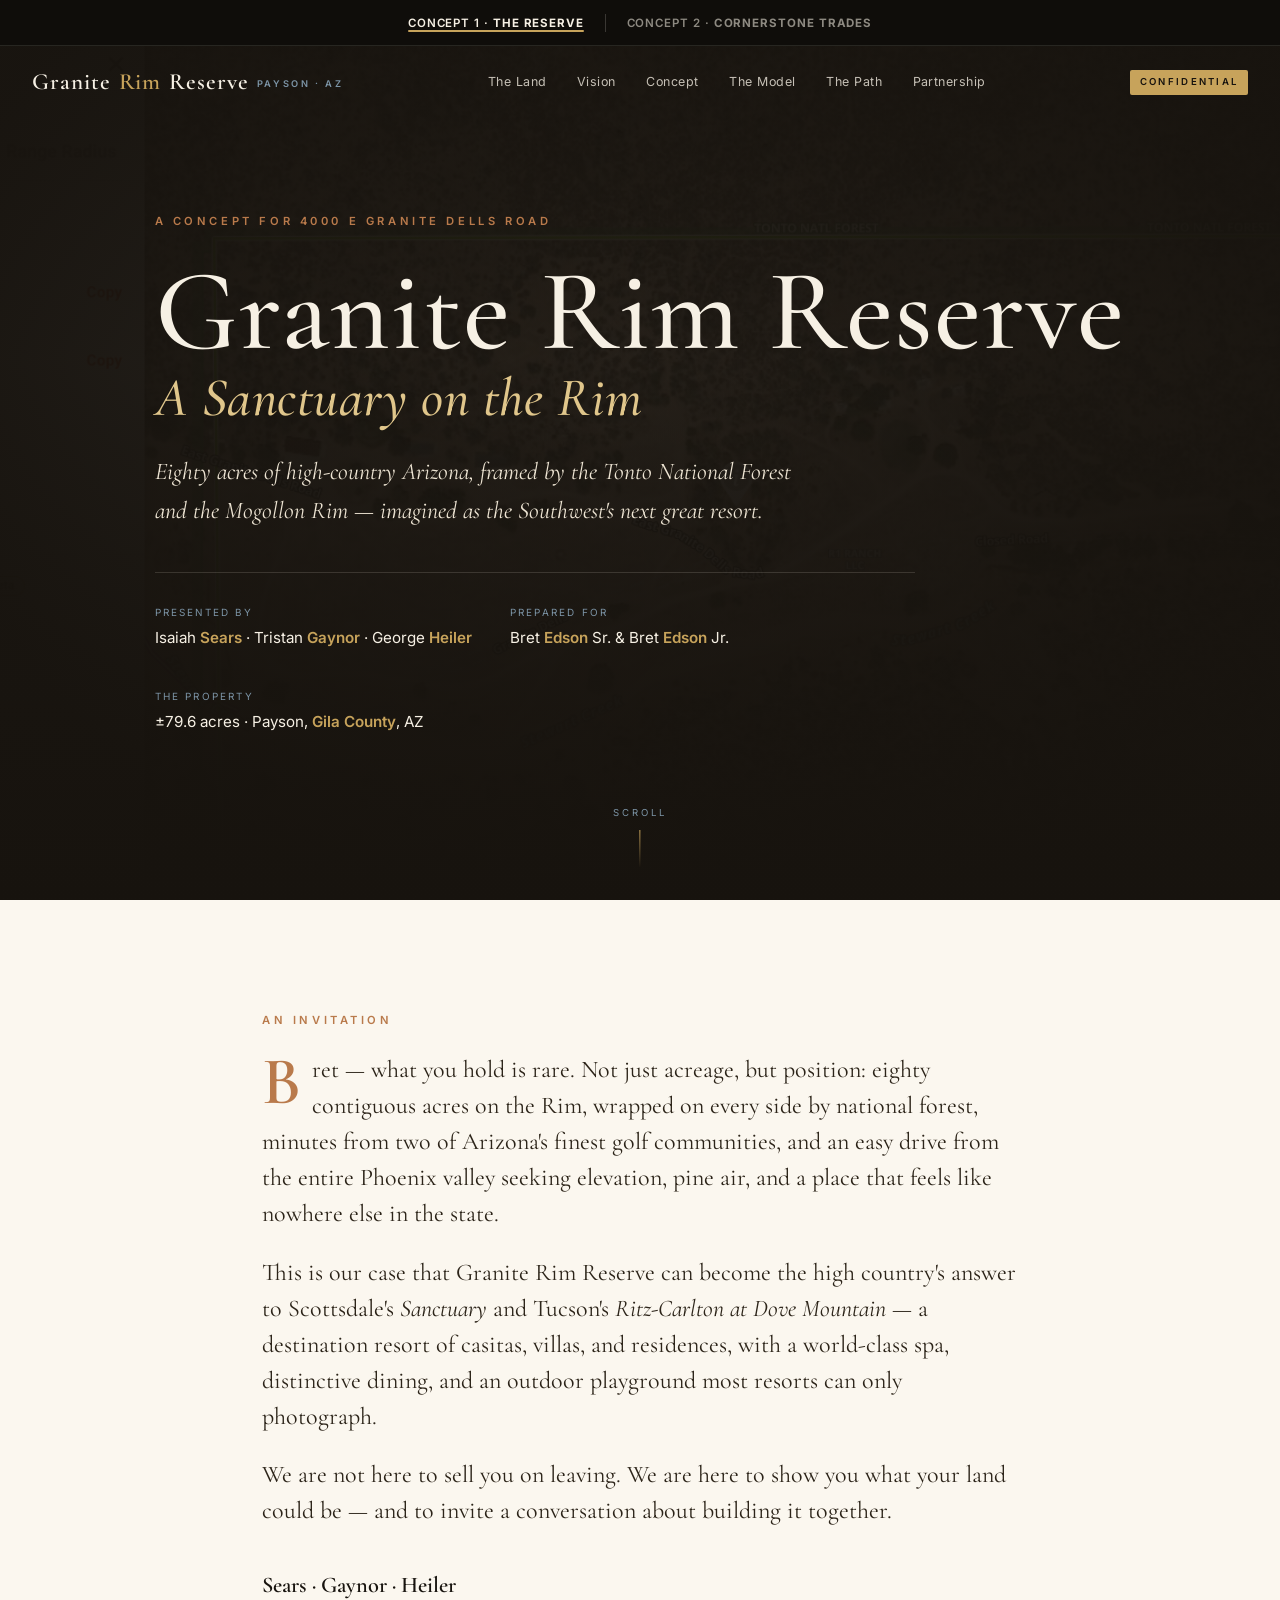
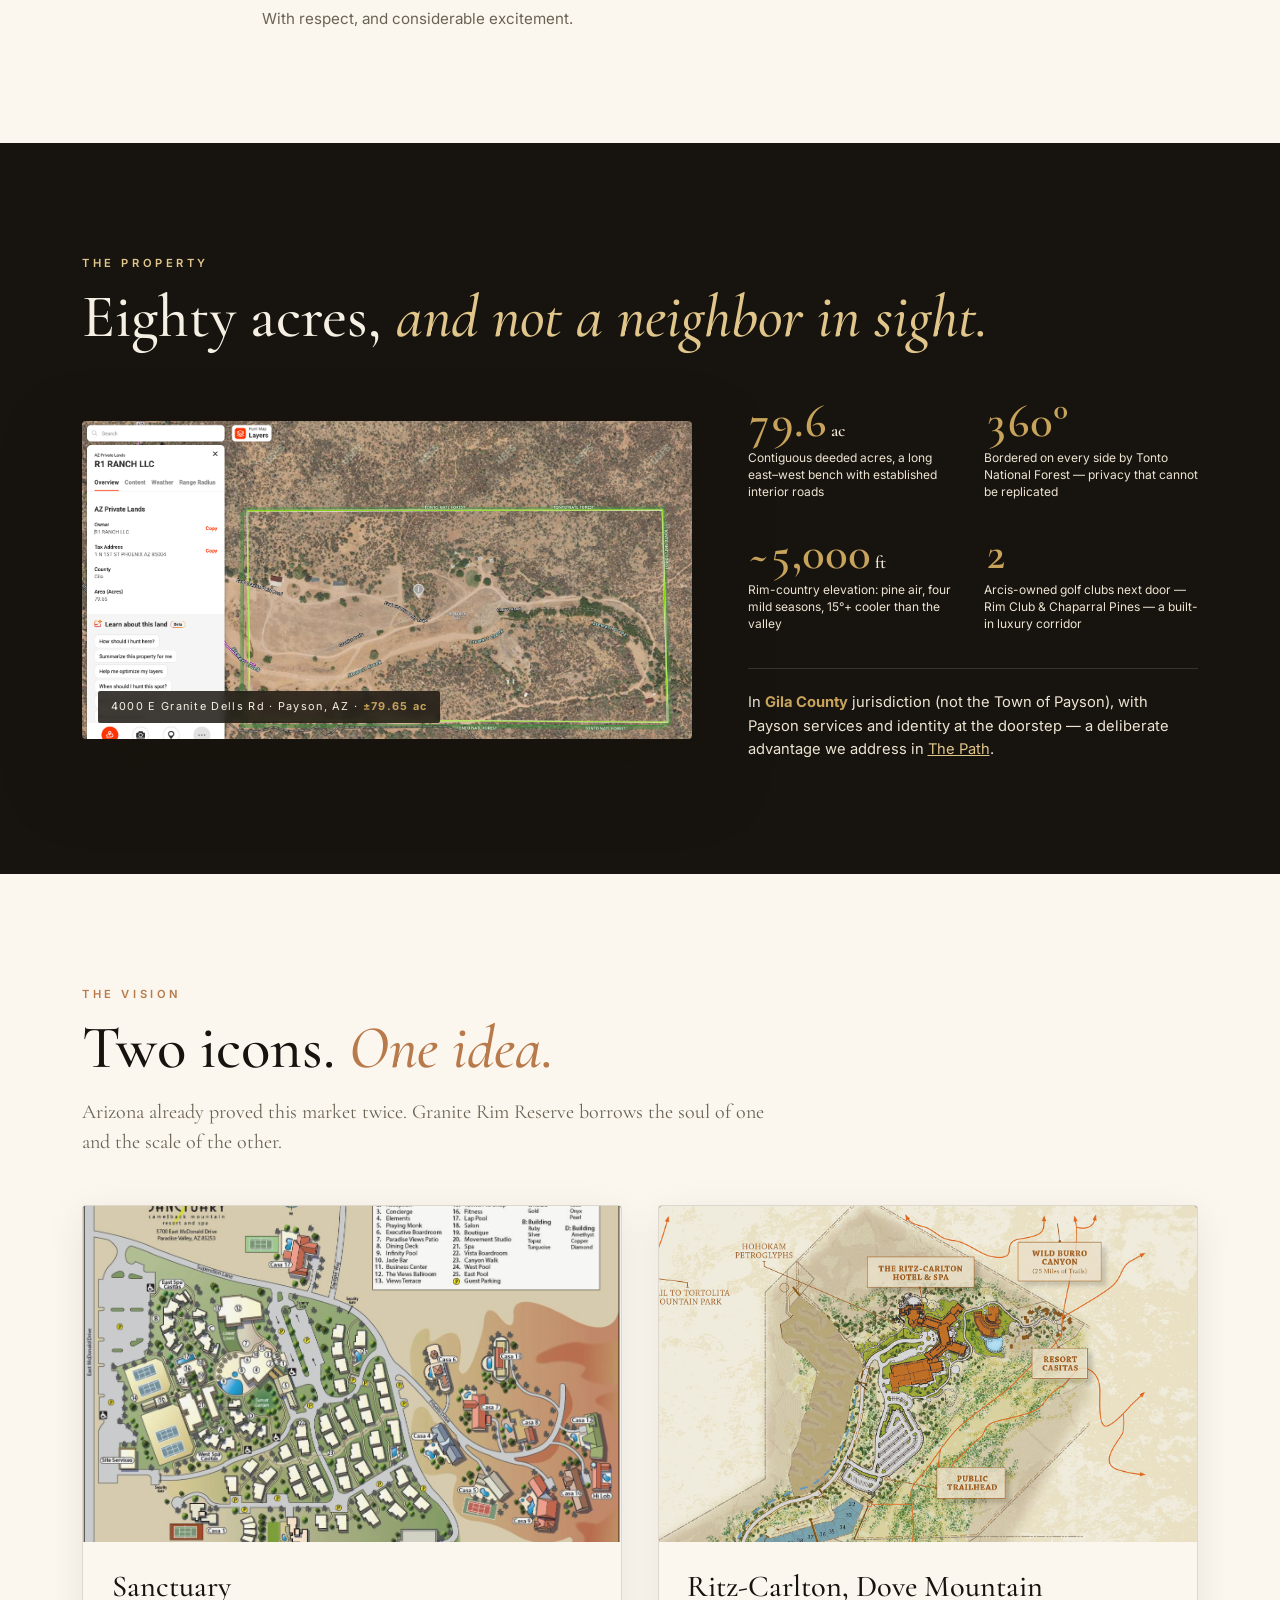
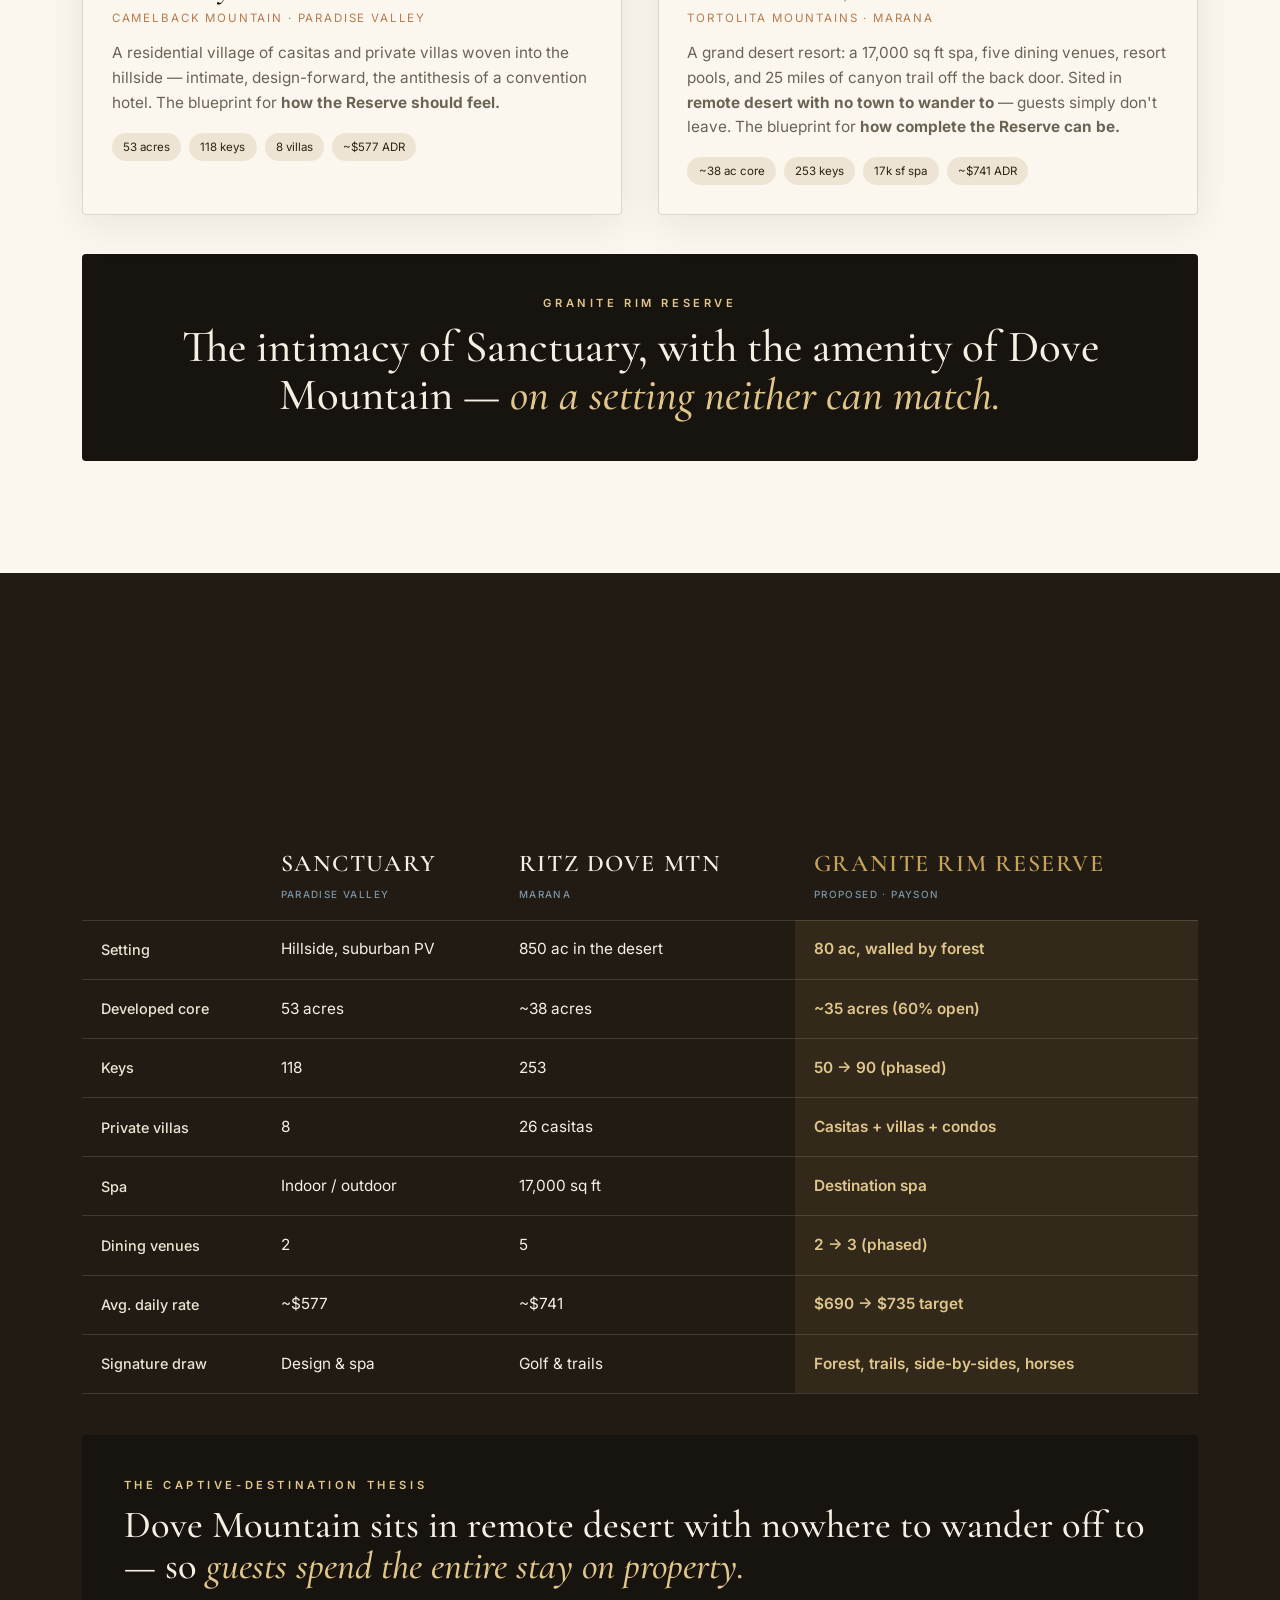
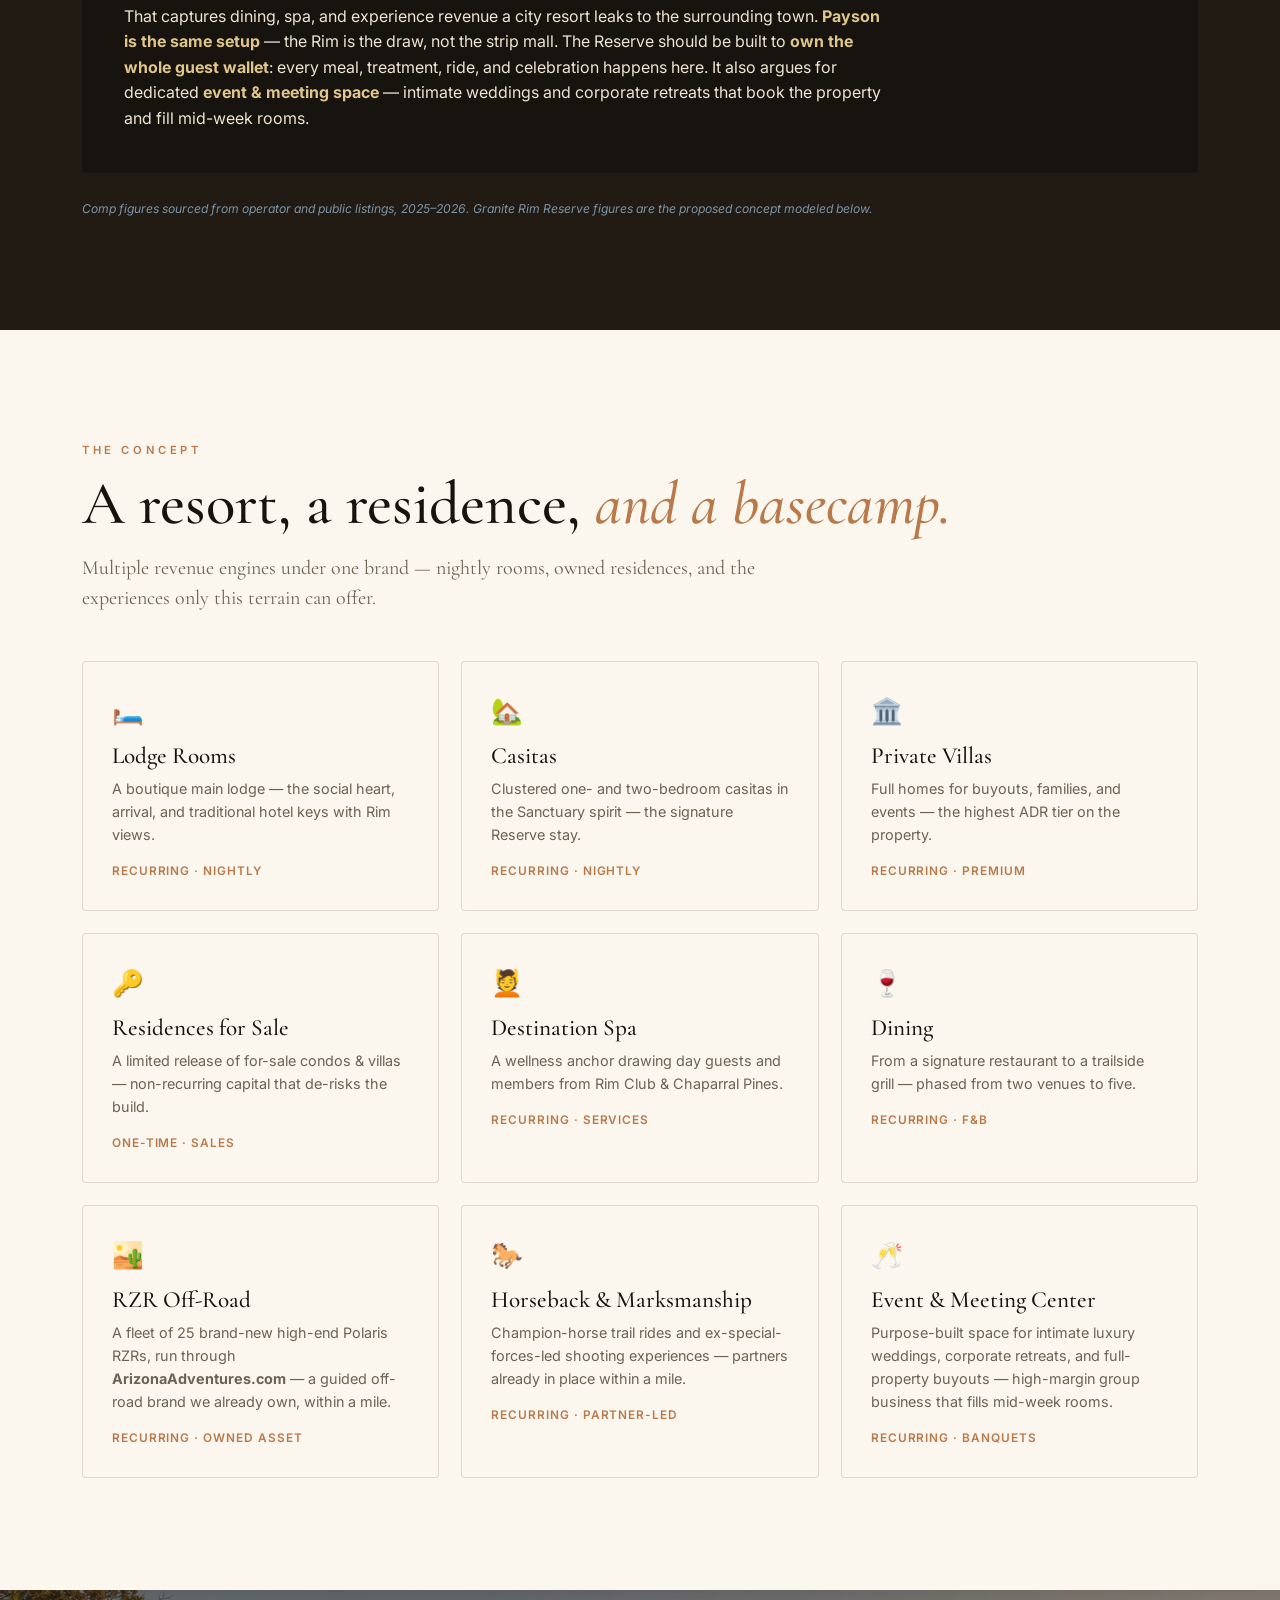
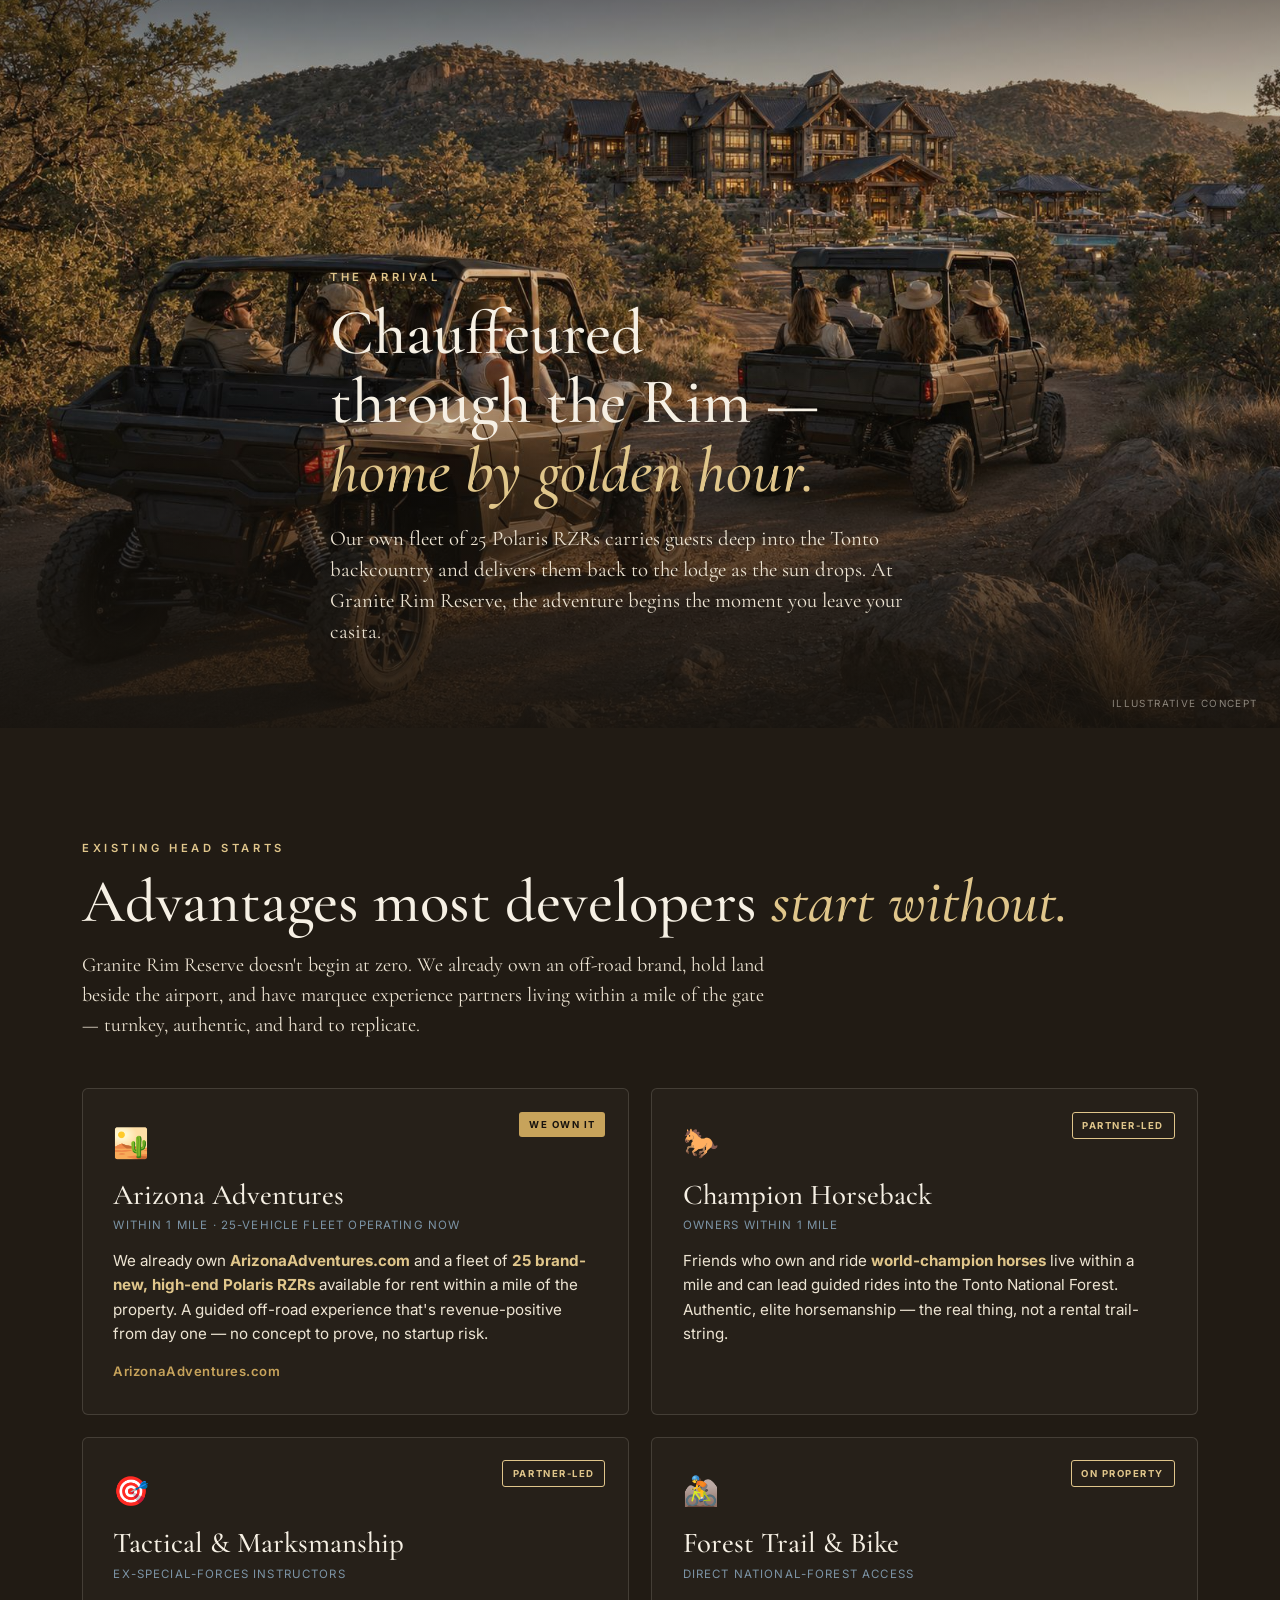
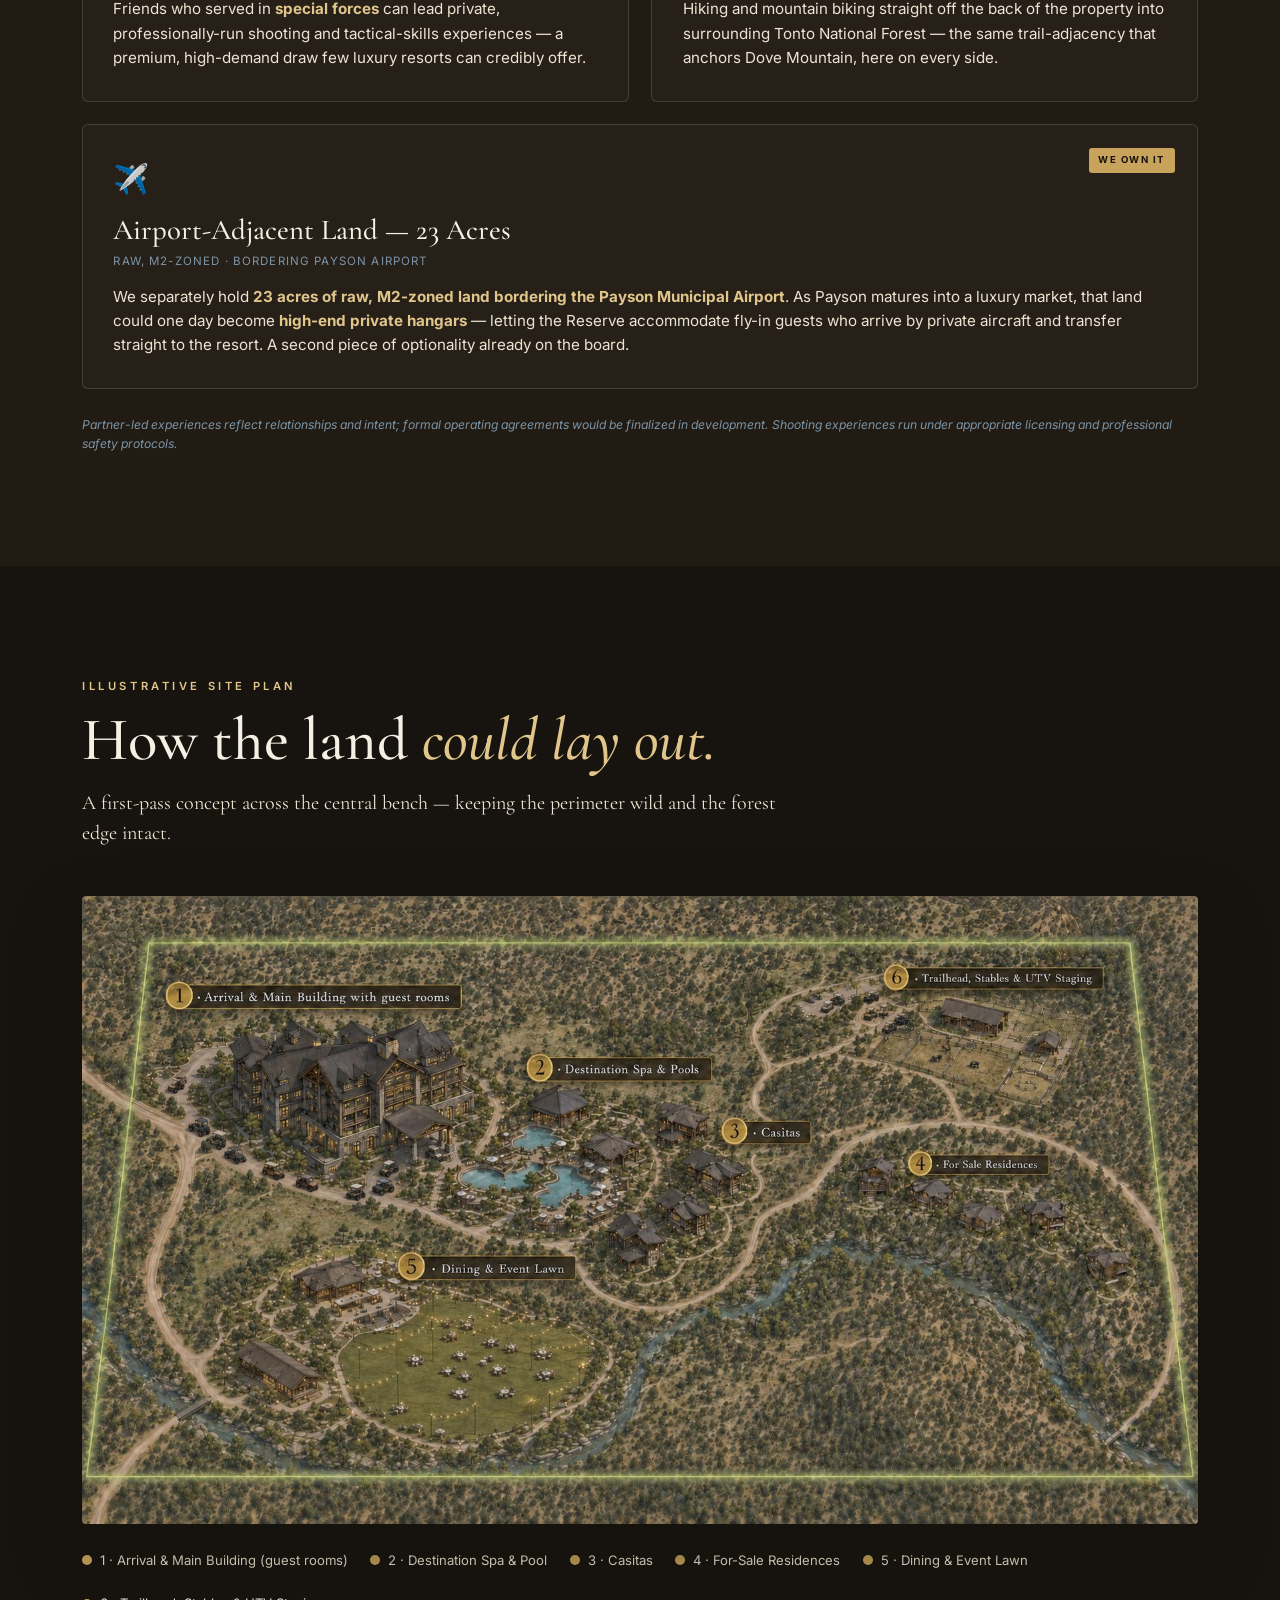
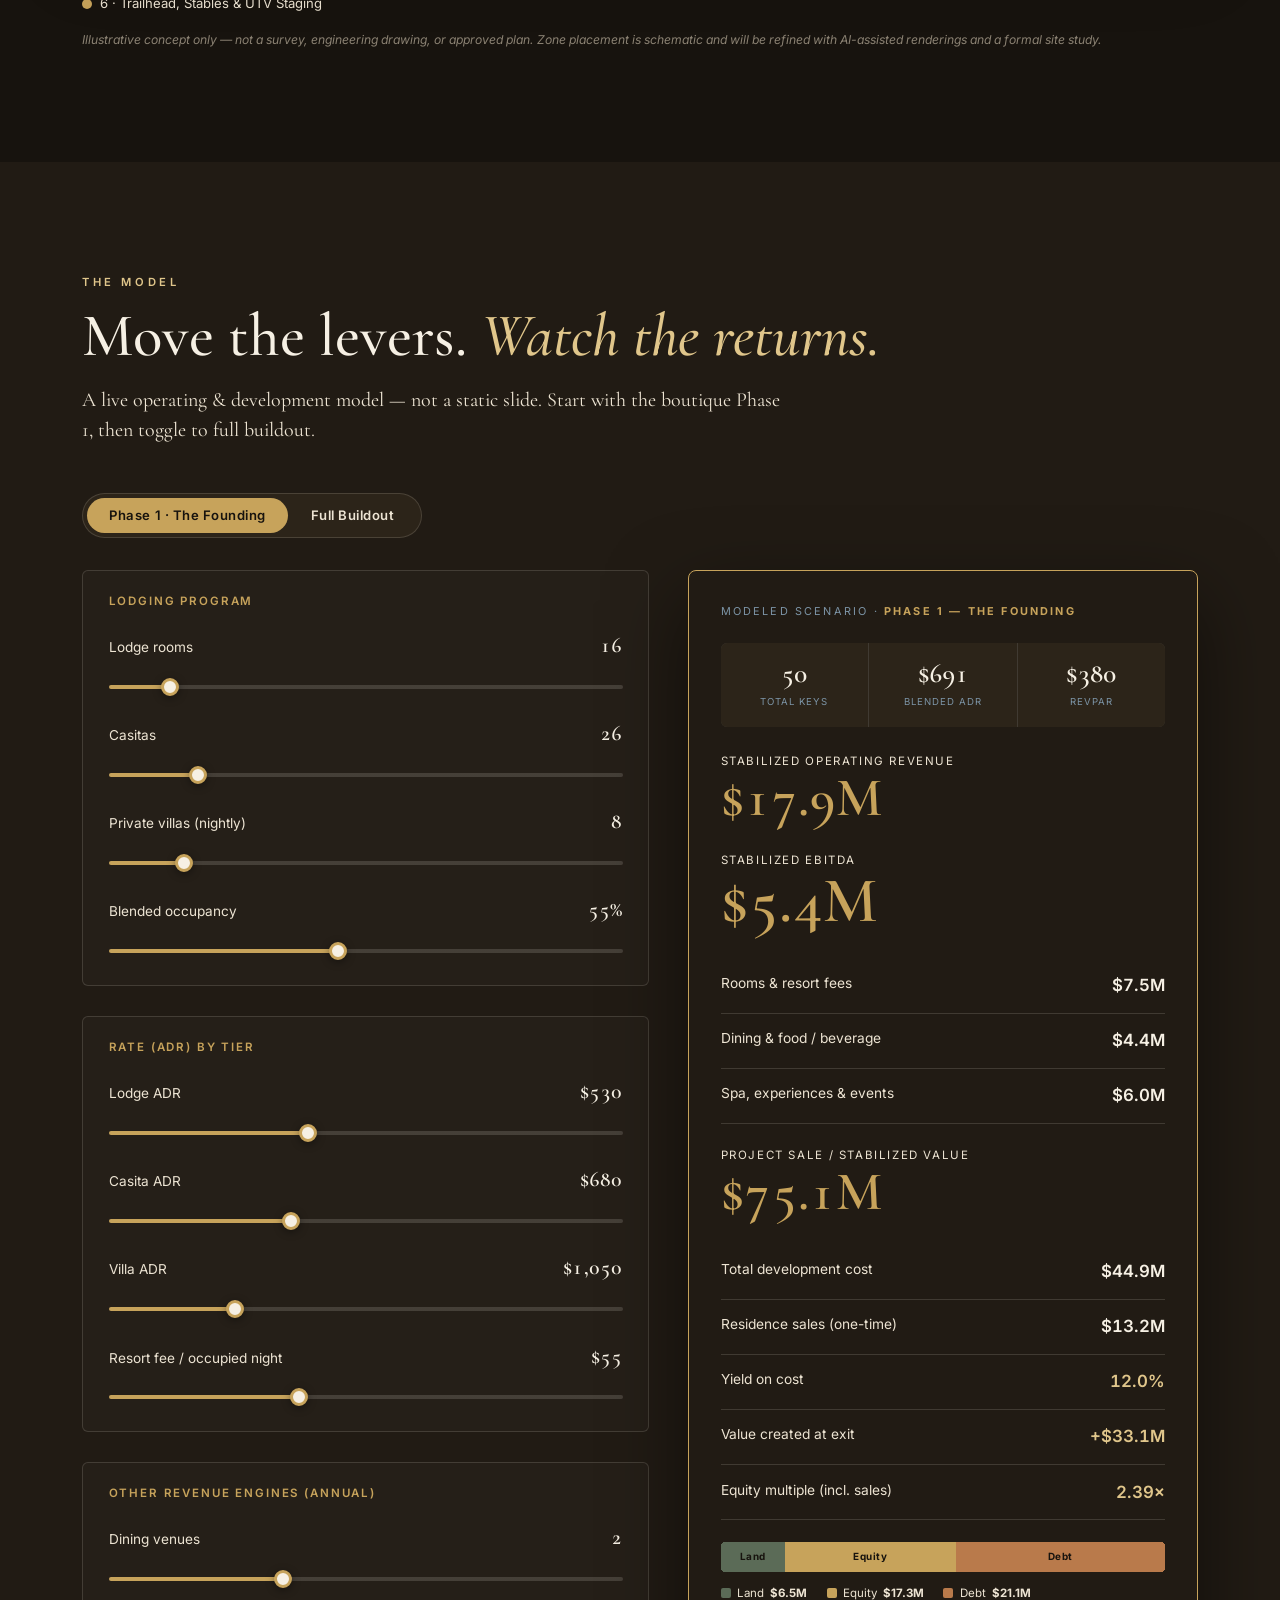
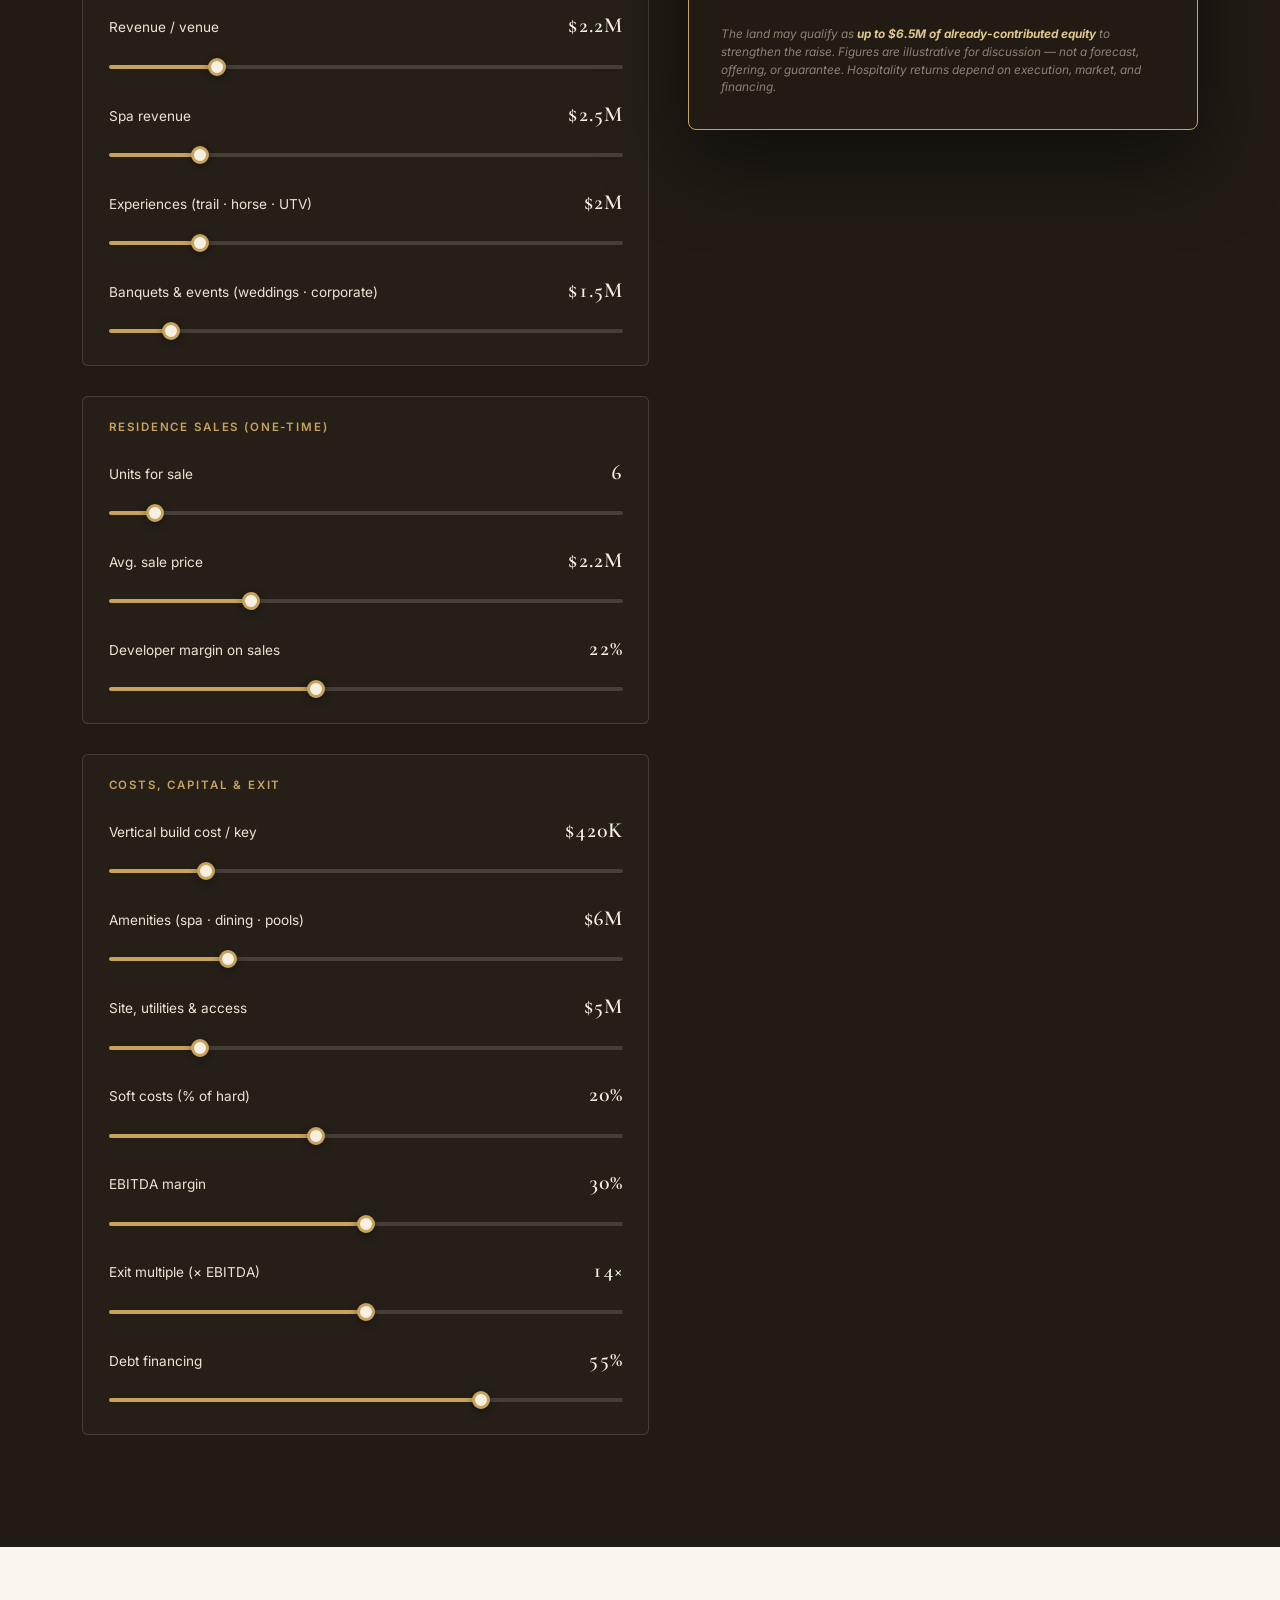
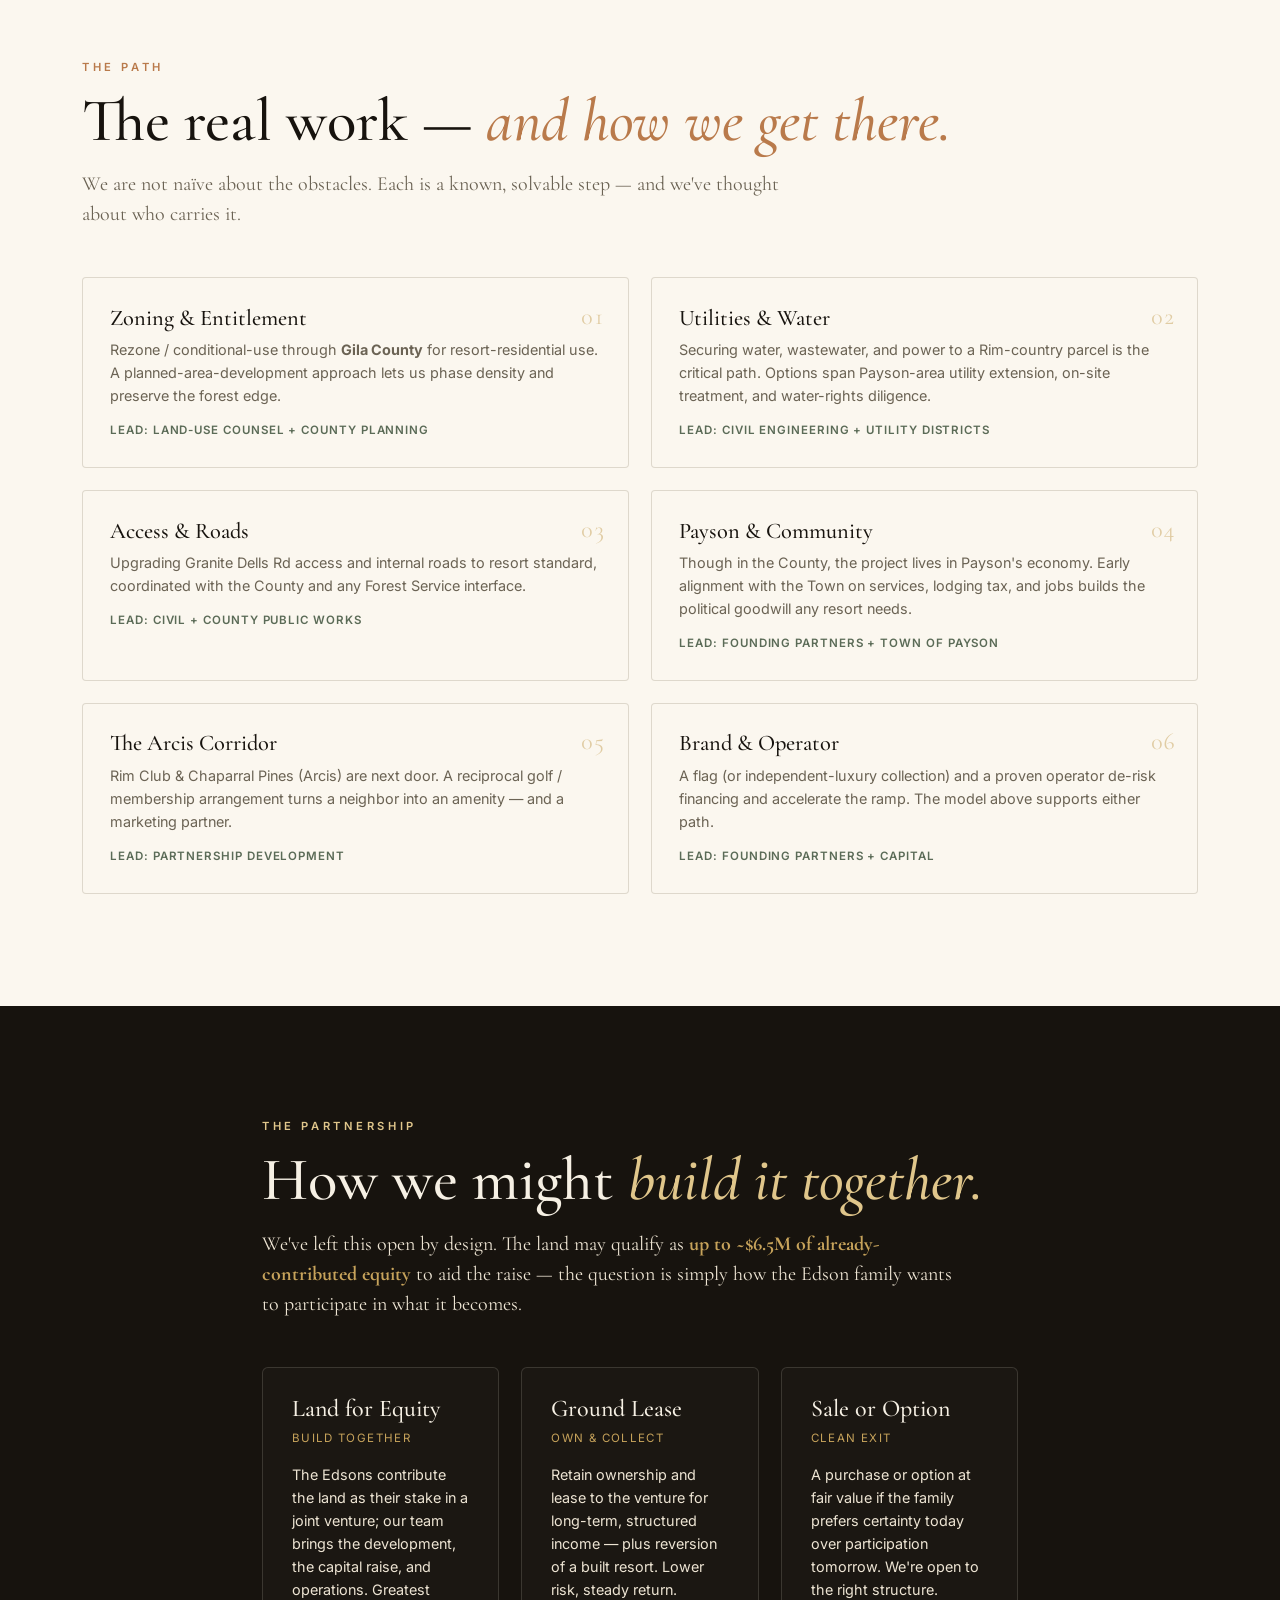
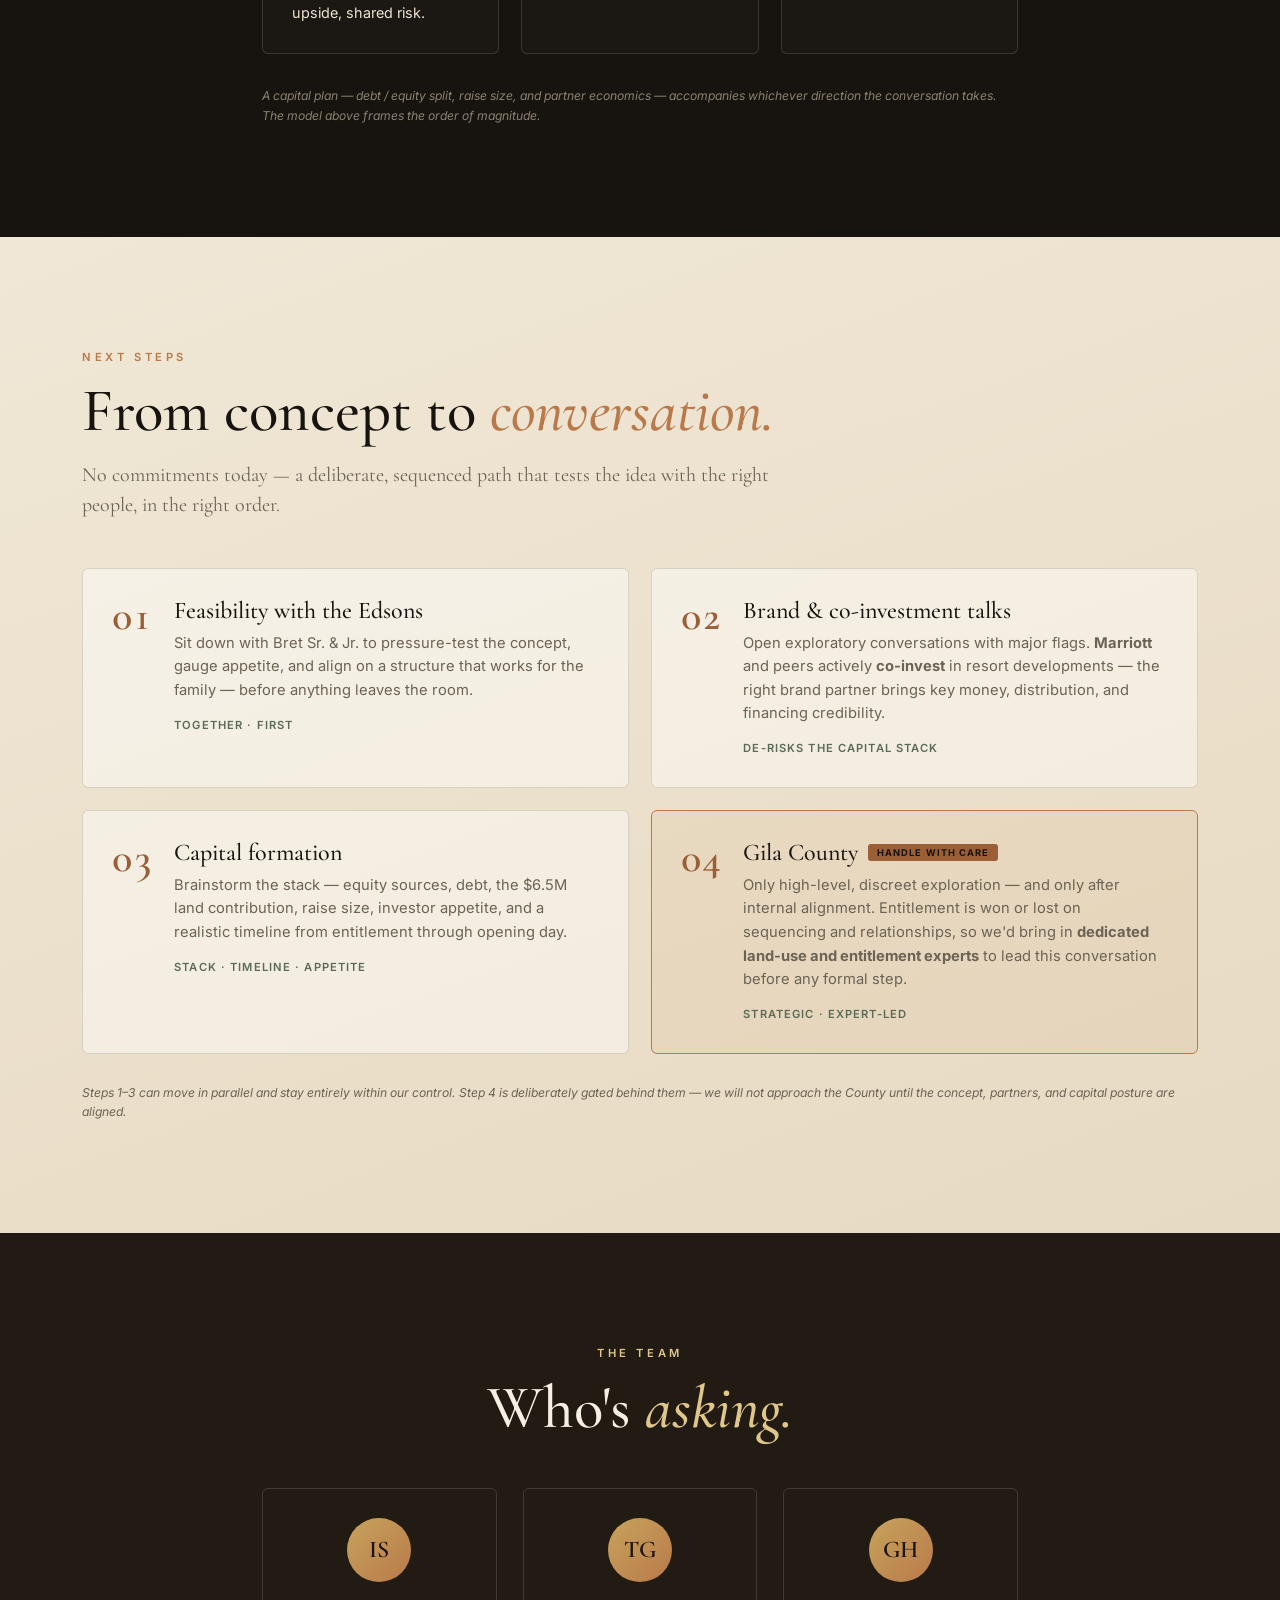
<file: r1/index.html>
<!DOCTYPE html>
<html lang="en">
<head>
<meta charset="UTF-8">
<meta name="viewport" content="width=device-width, initial-scale=1.0">
<title>Granite Rim Reserve — A Sanctuary on the Rim</title>
<meta name="description" content="A confidential concept for 4000 E Granite Dells Rd, Payson, Arizona — presented to the Edson family.">
<link rel="preconnect" href="https://fonts.googleapis.com">
<link rel="preconnect" href="https://fonts.gstatic.com" crossorigin>
<link href="https://fonts.googleapis.com/css2?family=Cormorant+Garamond:ital,wght@0,400;0,500;0,600;1,400&family=Inter:wght@300;400;500;600;700&family=Zilla+Slab:ital,wght@0,400;0,500;0,600;0,700;1,400&display=swap" rel="stylesheet">
<style>
  * { box-sizing: border-box; margin: 0; padding: 0; }

  :root {
    --ink:        #17130E;
    --ink-2:      #211B14;
    --ink-soft:   #2C2419;
    --cream:      #F6F0E4;
    --cream-2:    #EDE4D3;
    --paper:      #FBF7EF;
    --sand:       #B97A4B;
    --sand-deep:  #9A5F36;
    --juniper:    #5B6B57;
    --juniper-dk: #3F4B3C;
    --gold:       #C7A35B;
    --gold-soft:  #E0C68B;
    --rim:        #7C94A6;
    --muted:      #8B8273;
    --muted-dk:   #6B6354;
    --line:       rgba(120,105,80,0.22);
    --line-dk:    rgba(255,247,235,0.14);
  }

  html { scroll-behavior: smooth; -webkit-text-size-adjust: 100%; }
  body {
    font-family: 'Inter', -apple-system, BlinkMacSystemFont, sans-serif;
    background: var(--paper);
    color: var(--ink);
    line-height: 1.6;
    font-weight: 400;
    overflow-x: clip;
  }
  ::selection { background: var(--gold); color: var(--ink); }

  h1,h2,h3,h4 { font-family: 'Cormorant Garamond', Georgia, serif; font-weight: 500; line-height: 1.08; }
  .serif { font-family: 'Cormorant Garamond', Georgia, serif; }
  .num { font-variant-numeric: tabular-nums; font-feature-settings: "tnum"; }

  .eyebrow {
    font-family: 'Inter', sans-serif;
    font-size: 0.7rem; font-weight: 600;
    letter-spacing: 0.32em; text-transform: uppercase;
    color: var(--sand);
  }
  .eyebrow.light { color: var(--gold-soft); }

  .wrap { max-width: 1180px; margin: 0 auto; padding: 0 2rem; }
  .narrow { max-width: 820px; }

  section { position: relative; }

  /* ---------- NAV ---------- */
  .nav {
    position: fixed; top: 0; left: 0; right: 0; z-index: 200;
    display: flex; align-items: center; justify-content: space-between;
    padding: 1.1rem 2rem;
    transition: background 0.4s ease, padding 0.4s ease, box-shadow 0.4s ease;
  }
  .nav.scrolled {
    background: rgba(23,19,14,0.92);
    backdrop-filter: blur(10px);
    padding: 0.7rem 2rem;
    box-shadow: 0 1px 0 var(--line-dk);
  }
  .nav .brand {
    font-family: 'Cormorant Garamond', serif; font-size: 1.45rem; font-weight: 600;
    color: var(--cream); letter-spacing: 0.04em; display: flex; align-items: baseline; gap: 0.5rem;
  }
  .nav .brand b { color: var(--gold); font-weight: 600; }
  .nav .brand span { font-family:'Inter'; font-size: 0.58rem; letter-spacing: 0.28em; color: var(--rim); text-transform: uppercase; transform: translateY(-2px); }
  .nav-links { display: flex; gap: 1.9rem; align-items: center; }
  .nav-links a {
    color: var(--cream); text-decoration: none; font-size: 0.78rem;
    letter-spacing: 0.04em; opacity: 0.78; transition: opacity 0.2s, color 0.2s;
  }
  .nav-links a:hover { opacity: 1; color: var(--gold-soft); }
  .nav-tag {
    font-size: 0.6rem; letter-spacing: 0.24em; text-transform: uppercase;
    color: var(--ink); background: var(--gold); padding: 0.3rem 0.6rem; border-radius: 2px; font-weight: 600;
  }
  .scroll-progress { position: fixed; top: 0; left: 0; height: 2px; background: var(--gold); z-index: 250; width: 0; }
  @media (max-width: 860px){ .nav-links { display: none; } }
  @media (max-width: 560px){
    .nav { padding: 0.75rem 1.1rem; }
    .nav.scrolled { padding: 0.6rem 1.1rem; }
    .nav .brand { font-size: 1.25rem; min-width: 0; }
    .nav .brand span { display: none; }
    .nav-tag { font-size: 0.55rem; padding: 0.28rem 0.5rem; letter-spacing: 0.16em; white-space: nowrap; }
  }

  /* ---------- HERO ---------- */
  .hero {
    min-height: 100vh; display: flex; flex-direction: column; justify-content: center;
    background: var(--ink); color: var(--cream); position: relative; overflow: hidden;
    padding: 7rem 0 4rem;
  }
  .hero-bg {
    position: absolute; inset: 0;
    background: url('assets/maps/r1-ranch-satellite.png') center 30% / cover no-repeat;
    opacity: 0.22; filter: saturate(0.7) contrast(1.05);
    transform: scale(1.08);
  }
  .hero::after {
    content:''; position:absolute; inset:0;
    background: radial-gradient(ellipse at 50% 40%, rgba(23,19,14,0.45), rgba(23,19,14,0.92) 78%),
                linear-gradient(180deg, rgba(23,19,14,0.7), rgba(23,19,14,0.3) 40%, var(--ink));
  }
  .hero .wrap { position: relative; z-index: 2; }
  .hero .eyebrow { margin-bottom: 1.6rem; }
  .hero h1 {
    font-size: clamp(3.4rem, 9vw, 7.5rem); letter-spacing: 0.01em; color: var(--cream);
    margin-bottom: 0.4rem; line-height: 0.95;
  }
  .hero h1 em { font-style: italic; color: var(--gold-soft); }
  .hero .sub {
    font-size: clamp(1.05rem, 2.2vw, 1.5rem); font-family:'Cormorant Garamond',serif;
    font-style: italic; color: var(--cream-2); max-width: 640px; margin-bottom: 2.6rem;
  }
  .hero-meta {
    display: flex; flex-wrap: wrap; gap: 2.4rem; padding-top: 2rem;
    border-top: 1px solid var(--line-dk); max-width: 760px;
  }
  .hero-meta .m { }
  .hero-meta .m .k { font-size: 0.62rem; letter-spacing: 0.22em; text-transform: uppercase; color: var(--rim); margin-bottom: 0.35rem; }
  .hero-meta .m .v { font-size: 0.95rem; color: var(--cream); }
  .hero-meta .m .v b { color: var(--gold); font-weight: 600; }
  .scroll-cue {
    position: absolute; bottom: 2rem; left: 50%; transform: translateX(-50%); z-index: 3;
    color: var(--rim); font-size: 0.6rem; letter-spacing: 0.3em; text-transform: uppercase;
    display: flex; flex-direction: column; align-items: center; gap: 0.6rem;
  }
  .scroll-cue .line { width: 1px; height: 38px; background: linear-gradient(var(--gold), transparent); animation: pulse 2.2s ease-in-out infinite; }
  @keyframes pulse { 0%,100%{opacity:0.3; transform: scaleY(0.6);} 50%{opacity:1; transform: scaleY(1);} }

  /* ---------- GENERIC SECTION ---------- */
  .pad { padding: 7rem 0; }
  .pad-sm { padding: 5rem 0; }
  .dark { background: var(--ink); color: var(--cream); }
  .dark .eyebrow { color: var(--gold-soft); }
  .dark h2, .dark h3 { color: var(--cream); }
  .ink2 { background: var(--ink-2); color: var(--cream); }
  .sand-bg { background: linear-gradient(160deg, #F0E7D6, #E7DAC2); }

  .sec-head { margin-bottom: 3rem; }
  .sec-head h2 { font-size: clamp(2.4rem, 5vw, 3.8rem); margin: 0.7rem 0 0; }
  .sec-head h2 em { font-style: italic; color: var(--sand); }
  .dark .sec-head h2 em { color: var(--gold-soft); }
  .lead { font-size: 1.25rem; font-family:'Cormorant Garamond',serif; color: var(--muted-dk); max-width: 700px; line-height: 1.5; }
  .dark .lead { color: var(--cream-2); }

  /* reveal */
  .reveal { opacity: 0; transform: translateY(28px); transition: opacity 0.9s cubic-bezier(.2,.7,.2,1), transform 0.9s cubic-bezier(.2,.7,.2,1); }
  .reveal.in { opacity: 1; transform: none; }
  .reveal.d1 { transition-delay: 0.08s; }
  .reveal.d2 { transition-delay: 0.16s; }
  .reveal.d3 { transition-delay: 0.24s; }
  .reveal.d4 { transition-delay: 0.32s; }

  /* ---------- LETTER ---------- */
  .letter { font-family:'Cormorant Garamond',serif; }
  .letter p { font-size: 1.5rem; line-height: 1.5; color: var(--ink-soft); margin-bottom: 1.4rem; }
  .letter .dropcap::first-letter { font-size: 4.2rem; line-height: 0.7; float: left; padding: 0.35rem 0.7rem 0 0; color: var(--sand); font-weight: 600; }
  .signoff { margin-top: 2.4rem; font-family:'Inter'; font-size: 0.95rem; color: var(--muted-dk); }
  .signoff b { display:block; font-family:'Cormorant Garamond',serif; font-size: 1.4rem; color: var(--ink); font-weight: 600; margin-bottom: 0.2rem; }

  /* ---------- LAND ---------- */
  .land-grid { display: grid; grid-template-columns: 1.15fr 0.85fr; gap: 3.5rem; align-items: center; }
  .land-fig { position: relative; border-radius: 4px; overflow: hidden; box-shadow: 0 30px 70px rgba(23,19,14,0.5); }
  .land-fig img { width: 100%; display: block; }
  .land-fig .tag {
    position: absolute; left: 1rem; bottom: 1rem; background: rgba(23,19,14,0.82); color: var(--cream);
    font-size: 0.68rem; letter-spacing: 0.12em; padding: 0.45rem 0.8rem; border-radius: 2px; backdrop-filter: blur(4px);
  }
  .land-fig .tag b { color: var(--gold); }
  .land-stats { display: grid; grid-template-columns: 1fr 1fr; gap: 1.8rem 1.4rem; }
  .stat .n { font-family:'Cormorant Garamond',serif; font-size: 2.9rem; line-height: 1; color: var(--gold); font-weight: 600; }
  .stat .n small { font-size: 1.1rem; color: var(--cream-2); }
  .stat .l { font-size: 0.75rem; color: var(--cream-2); margin-top: 0.4rem; line-height: 1.4; }
  .land-note { grid-column: 1 / -1; font-size: 0.92rem; color: var(--cream-2); border-top: 1px solid var(--line-dk); padding-top: 1.4rem; margin-top: 0.4rem; }
  @media (max-width: 860px){ .land-grid { grid-template-columns: 1fr; gap: 2.4rem; } }

  /* ---------- TWO ICONS ---------- */
  .icons { display: grid; grid-template-columns: 1fr 1fr; gap: 2.2rem; }
  .icon-card {
    background: var(--paper); border: 1px solid var(--line); border-radius: 4px; overflow: hidden;
    display: flex; flex-direction: column; box-shadow: 0 10px 40px rgba(23,19,14,0.08);
  }
  .icon-card .ph { aspect-ratio: 16/10; overflow: hidden; background: var(--ink-2); }
  .icon-card .ph img { width: 100%; height: 100%; object-fit: cover; display: block; opacity: 0.96; }
  .icon-card .body { padding: 1.8rem; }
  .icon-card h3 { font-size: 1.9rem; }
  .icon-card .where { font-size: 0.72rem; letter-spacing: 0.16em; text-transform: uppercase; color: var(--sand); margin: 0.3rem 0 0.9rem; }
  .icon-card p { font-size: 0.96rem; color: var(--muted-dk); }
  .icon-card .pills { display: flex; flex-wrap: wrap; gap: 0.5rem; margin-top: 1.1rem; }
  .icon-card .pills span { font-size: 0.72rem; background: var(--cream-2); color: var(--ink-soft); padding: 0.3rem 0.7rem; border-radius: 20px; }
  .blend {
    margin-top: 2.4rem; text-align: center; padding: 2.6rem; background: var(--ink); color: var(--cream); border-radius: 4px;
  }
  .blend .eyebrow { color: var(--gold-soft); }
  .blend h3 { font-size: clamp(1.8rem, 4vw, 2.8rem); margin-top: 0.6rem; }
  .blend h3 em { font-style: italic; color: var(--gold-soft); }
  @media (max-width: 760px){ .icons { grid-template-columns: 1fr; } }

  /* ---------- COMP TABLE ---------- */
  .comp { width: 100%; border-collapse: collapse; }
  .comp th, .comp td { text-align: left; padding: 1.05rem 1.2rem; border-bottom: 1px solid var(--line-dk); }
  .comp thead th { font-size: 0.7rem; letter-spacing: 0.14em; text-transform: uppercase; color: var(--rim); font-weight: 600; }
  .comp thead th.r1 { color: var(--gold); }
  .comp tbody th { font-family:'Inter'; font-weight: 500; color: var(--cream-2); font-size: 0.9rem; }
  .comp td { color: var(--cream); font-size: 0.96rem; }
  .comp td.r1c { background: rgba(199,163,91,0.1); color: var(--gold-soft); font-weight: 600; }
  .comp .colhead { font-family:'Cormorant Garamond',serif; font-size: 1.5rem; color: var(--cream); font-weight: 600; }
  .comp .colhead.r1 { color: var(--gold); }
  .comp .colhead small { display:block; font-family:'Inter'; font-size: 0.62rem; letter-spacing: 0.14em; text-transform: uppercase; color: var(--rim); margin-top: 0.25rem; font-weight: 500; }
  .comp-wrap { overflow-x: auto; }

  /* ---------- PROGRAM CARDS ---------- */
  .prog { display: grid; grid-template-columns: repeat(3, 1fr); gap: 1.4rem; }
  .prog .p {
    background: var(--paper); border: 1px solid var(--line); border-radius: 4px; padding: 1.8rem;
    transition: transform 0.3s, box-shadow 0.3s; position: relative; overflow: hidden;
  }
  .prog .p:hover { transform: translateY(-4px); box-shadow: 0 18px 44px rgba(23,19,14,0.12); }
  .prog .p .ic { font-size: 1.6rem; margin-bottom: 0.8rem; display:block; }
  .prog .p h4 { font-size: 1.45rem; }
  .prog .p p { font-size: 0.9rem; color: var(--muted-dk); margin-top: 0.45rem; }
  .prog .p .meta { margin-top: 1rem; font-size: 0.74rem; letter-spacing: 0.08em; text-transform: uppercase; color: var(--sand); font-weight: 600; }
  @media (max-width: 860px){ .prog { grid-template-columns: 1fr 1fr; } }
  @media (max-width: 540px){ .prog { grid-template-columns: 1fr; } }

  /* ---------- CINEMATIC BAND ---------- */
  .cinematic {
    position: relative; min-height: 82vh; display: flex; align-items: flex-end;
    background-image: url('assets/maps/rzr-chauffeur.jpg');
    background-size: cover; background-position: center 42%; background-repeat: no-repeat;
    overflow: hidden;
  }
  .cinematic::after {
    content: ''; position: absolute; inset: 0; pointer-events: none;
    background: linear-gradient(180deg, rgba(23,19,14,0.55), rgba(23,19,14,0.08) 26%, rgba(23,19,14,0.32) 58%, rgba(23,19,14,0.93));
  }
  .cinematic .wrap { position: relative; z-index: 2; padding-top: 4rem; padding-bottom: 5rem; }
  .cinematic .eyebrow { color: var(--gold-soft); }
  .cinematic h2 { font-size: clamp(2.3rem, 5.2vw, 4rem); color: var(--cream); margin-top: 0.7rem; max-width: 16ch; }
  .cinematic h2 em { font-style: italic; color: var(--gold-soft); }
  .cinematic .cine-sub { margin-top: 1.1rem; font-family:'Cormorant Garamond',serif; font-size: 1.3rem; line-height: 1.5; color: var(--cream-2); max-width: 620px; }
  .cinematic .credit { position: absolute; right: 1.4rem; bottom: 1rem; z-index: 2; font-size: 0.62rem; letter-spacing: 0.14em; text-transform: uppercase; color: rgba(246,240,228,0.5); }
  @media (max-width: 640px){ .cinematic { min-height: 70vh; background-position: center 38%; } }

  /* ---------- EXPERIENCE COLLECTION ---------- */
  .exp-grid { display: grid; grid-template-columns: repeat(2,1fr); gap: 1.4rem; }
  .exp-card {
    border: 1px solid var(--line-dk); border-radius: 6px; padding: 1.9rem; background: rgba(255,247,235,0.025);
    position: relative; transition: transform 0.3s, border-color 0.3s;
  }
  .exp-card:hover { transform: translateY(-4px); border-color: var(--gold); }
  .exp-card .badge {
    position: absolute; top: 1.4rem; right: 1.4rem; font-size: 0.6rem; letter-spacing: 0.16em; text-transform: uppercase;
    font-weight: 700; padding: 0.3rem 0.6rem; border-radius: 3px;
  }
  .exp-card .badge.owned { background: var(--gold); color: var(--ink); }
  .exp-card .badge.partner { background: transparent; color: var(--gold-soft); border: 1px solid var(--gold-soft); }
  .exp-card .ic { font-size: 1.8rem; display:block; margin-bottom: 0.8rem; }
  .exp-card h3 { font-size: 1.8rem; color: var(--cream); padding-right: 5rem; }
  .exp-card .dist { font-size: 0.72rem; letter-spacing: 0.1em; text-transform: uppercase; color: var(--rim); margin: 0.4rem 0 0.9rem; }
  .exp-card p { font-size: 0.95rem; color: var(--cream-2); }
  .exp-card .url { display:inline-block; margin-top: 0.9rem; font-size: 0.82rem; color: var(--gold); letter-spacing: 0.04em; font-weight: 600; }
  .exp-card.wide { grid-column: 1 / -1; }
  @media (max-width: 760px){ .exp-grid { grid-template-columns: 1fr; } .exp-card h3 { padding-right: 4.5rem; } }

  /* ---------- SITE PLAN ---------- */
  .plan-fig { position: relative; border-radius: 4px; overflow: hidden; box-shadow: 0 30px 70px rgba(23,19,14,0.45); }
  .plan-fig img { width: 100%; display: block; filter: saturate(0.92) brightness(0.94); }
  .pin {
    position: absolute; transform: translate(-50%,-50%); z-index: 3;
    display: flex; align-items: center; gap: 0.5rem; cursor: default;
  }
  .pin .dot {
    width: 14px; height: 14px; border-radius: 50%; background: var(--gold);
    border: 2px solid var(--ink); box-shadow: 0 0 0 4px rgba(199,163,91,0.3); flex: none;
    animation: ping 2.6s ease-out infinite;
  }
  @keyframes ping { 0%{ box-shadow: 0 0 0 0 rgba(199,163,91,0.5);} 70%{ box-shadow: 0 0 0 10px rgba(199,163,91,0);} 100%{ box-shadow:0 0 0 0 rgba(199,163,91,0);} }
  .pin .lbl {
    background: rgba(23,19,14,0.85); color: var(--cream); font-size: 0.68rem; letter-spacing: 0.06em;
    padding: 0.32rem 0.6rem; border-radius: 2px; white-space: nowrap; backdrop-filter: blur(4px);
  }
  .pin .lbl b { color: var(--gold-soft); }
  .plan-legend { display: flex; flex-wrap: wrap; gap: 1.4rem; margin-top: 1.6rem; font-size: 0.82rem; color: var(--cream-2); }
  .plan-legend span { display: flex; align-items: center; gap: 0.5rem; }
  .plan-legend i { width: 10px; height: 10px; border-radius: 50%; background: var(--gold); display: inline-block; }
  .illus-note { font-size: 0.76rem; color: var(--muted); font-style: italic; margin-top: 1rem; }
  @media (max-width: 700px){ .pin .lbl { display: none; } }

  /* ---------- MODEL / CALCULATOR ---------- */
  .model-grid { display: grid; grid-template-columns: minmax(0,1fr) minmax(0,0.9fr); gap: 2.4rem; align-items: start; }
  .controls, .results, .result-card { min-width: 0; }
  @media (max-width: 980px){ .model-grid { grid-template-columns: minmax(0,1fr); } }

  .phase-toggle { display: inline-flex; background: var(--ink-soft); border: 1px solid var(--line-dk); border-radius: 40px; padding: 4px; margin-bottom: 2rem; }
  .phase-toggle button {
    font-family:'Inter'; font-size: 0.82rem; font-weight: 600; letter-spacing: 0.04em;
    border: none; background: transparent; color: var(--cream-2); padding: 0.6rem 1.4rem; border-radius: 40px;
    cursor: pointer; transition: all 0.25s;
  }
  .phase-toggle button.active { background: var(--gold); color: var(--ink); }

  .controls { display: flex; flex-direction: column; gap: 1.9rem; }
  .ctrl-group { border: 1px solid var(--line-dk); border-radius: 6px; padding: 1.5rem 1.6rem; background: rgba(255,247,235,0.02); }
  .ctrl-group > h4 { font-family:'Inter'; font-size: 0.72rem; letter-spacing: 0.16em; text-transform: uppercase; color: var(--gold); font-weight: 600; margin-bottom: 1.3rem; }
  .ctrl { margin-bottom: 1.25rem; }
  .ctrl:last-child { margin-bottom: 0; }
  .ctrl .row { display: flex; justify-content: space-between; align-items: baseline; margin-bottom: 0.5rem; }
  .ctrl label { font-size: 0.85rem; color: var(--cream-2); }
  .ctrl .val { font-family:'Cormorant Garamond',serif; font-size: 1.35rem; color: var(--cream); font-weight: 600; }
  .ctrl .val.num { letter-spacing: 0.01em; }
  input[type=range] {
    -webkit-appearance: none; appearance: none; width: 100%; height: 4px; border-radius: 4px;
    background: linear-gradient(90deg, var(--gold) var(--fill,40%), rgba(255,247,235,0.15) var(--fill,40%));
    outline: none; cursor: pointer;
  }
  input[type=range]::-webkit-slider-thumb {
    -webkit-appearance: none; appearance: none; width: 18px; height: 18px; border-radius: 50%;
    background: var(--cream); border: 3px solid var(--gold); box-shadow: 0 2px 8px rgba(0,0,0,0.4); cursor: pointer;
  }
  input[type=range]::-moz-range-thumb { width: 16px; height: 16px; border-radius: 50%; background: var(--cream); border: 3px solid var(--gold); cursor: pointer; }

  /* results */
  .results { position: sticky; top: 90px; }
  .result-card { background: var(--ink-2); border: 1px solid var(--gold); border-radius: 8px; padding: 2rem; box-shadow: 0 30px 80px rgba(0,0,0,0.5); }
  .result-card .phase-label { font-size: 0.68rem; letter-spacing: 0.2em; text-transform: uppercase; color: var(--rim); margin-bottom: 1.4rem; }
  .result-card .phase-label b { color: var(--gold); }
  .headline-num { margin-bottom: 1.6rem; }
  .headline-num .k { font-size: 0.72rem; letter-spacing: 0.14em; text-transform: uppercase; color: var(--cream-2); }
  .headline-num .v { font-family:'Cormorant Garamond',serif; font-size: 3.4rem; line-height: 1; color: var(--gold); font-weight: 600; }
  .headline-num .v.big { font-size: 4rem; }
  .res-row { display: flex; justify-content: space-between; padding: 0.85rem 0; border-bottom: 1px solid var(--line-dk); }
  .res-row:last-of-type { border-bottom: none; }
  .res-row .k { font-size: 0.86rem; color: var(--cream-2); }
  .res-row .v { font-family:'Inter'; font-size: 1.05rem; font-weight: 600; color: var(--cream); }
  .res-row .v.pos { color: var(--gold-soft); }

  .kpi-strip { display: grid; grid-template-columns: repeat(3,minmax(0,1fr)); gap: 1px; background: var(--line-dk); border-radius: 6px; overflow: hidden; margin-bottom: 1.6rem; }
  .kpi-strip .kpi { background: var(--ink-soft); padding: 1.1rem 0.8rem; text-align: center; }
  .kpi-strip .kpi .v { font-family:'Cormorant Garamond',serif; font-size: 1.7rem; color: var(--cream); font-weight: 600; line-height: 1; }
  .kpi-strip .kpi .k { font-size: 0.6rem; letter-spacing: 0.1em; text-transform: uppercase; color: var(--rim); margin-top: 0.4rem; }

  /* capital stack bar */
  .stack { margin: 1.4rem 0 0.4rem; }
  .stack .bar { display: flex; height: 30px; border-radius: 4px; overflow: hidden; font-size: 0.62rem; }
  .stack .bar div { display: flex; align-items: center; justify-content: center; color: var(--ink); font-weight: 700; letter-spacing: 0.05em; }
  .stack .seg-land { background: var(--juniper); color: var(--cream); }
  .stack .seg-equity { background: var(--gold); }
  .stack .seg-debt { background: var(--sand); color: var(--cream); }
  .stack .legend { display: flex; flex-wrap: wrap; gap: 0.5rem 1.2rem; margin-top: 0.7rem; font-size: 0.72rem; color: var(--cream-2); }
  .stack .legend span { display:flex; align-items:center; gap: 0.4rem; }
  .stack .legend i { width: 10px; height: 10px; border-radius: 2px; }

  .model-foot { font-size: 0.74rem; color: var(--muted); font-style: italic; margin-top: 1.5rem; line-height: 1.5; }

  /* ---------- PATH / OBSTACLES ---------- */
  .path { display: grid; grid-template-columns: repeat(2,1fr); gap: 1.4rem; }
  .path .step {
    border: 1px solid var(--line); border-radius: 4px; padding: 1.7rem; background: var(--paper);
    position: relative;
  }
  .path .step .no { font-family:'Cormorant Garamond',serif; font-size: 1.5rem; color: var(--gold); position: absolute; top: 1.2rem; right: 1.4rem; opacity: 0.5; }
  .path .step h4 { font-size: 1.4rem; padding-right: 2rem; }
  .path .step p { font-size: 0.9rem; color: var(--muted-dk); margin-top: 0.5rem; }
  .path .step .who { margin-top: 0.9rem; font-size: 0.72rem; letter-spacing: 0.08em; text-transform: uppercase; color: var(--juniper); font-weight: 600; }
  @media (max-width: 760px){ .path { grid-template-columns: 1fr; } }

  /* ---------- NEXT STEPS ---------- */
  .next-grid { display: grid; grid-template-columns: repeat(2, minmax(0,1fr)); gap: 1.4rem; }
  .next-step {
    display: flex; gap: 1.3rem; padding: 1.8rem; border: 1px solid var(--line); border-radius: 6px;
    background: rgba(255,255,255,0.45); transition: transform 0.3s, box-shadow 0.3s;
  }
  .next-step:hover { transform: translateY(-4px); box-shadow: 0 16px 40px rgba(23,19,14,0.1); }
  .next-step.sensitive { border-color: var(--sand); background: rgba(185,122,75,0.08); }
  .ns-num {
    font-family:'Cormorant Garamond',serif; font-size: 2.6rem; line-height: 0.9; color: var(--gold-dark, var(--sand-deep));
    font-weight: 600; flex: none; width: 2.6rem;
  }
  .next-step.sensitive .ns-num { color: var(--sand-deep); }
  .ns-body h4 { font-size: 1.5rem; display:flex; align-items:center; gap: 0.6rem; flex-wrap: wrap; }
  .ns-body p { font-size: 0.92rem; color: var(--muted-dk); margin-top: 0.5rem; }
  .ns-tag { margin-top: 0.9rem; font-size: 0.7rem; letter-spacing: 0.1em; text-transform: uppercase; color: var(--juniper); font-weight: 600; }
  .care {
    font-family:'Inter'; font-size: 0.58rem; letter-spacing: 0.12em; text-transform: uppercase; font-weight: 700;
    color: var(--white); background: var(--sand-deep); padding: 0.22rem 0.55rem; border-radius: 3px;
  }
  @media (max-width: 760px){ .next-grid { grid-template-columns: 1fr; } }

  /* ---------- PARTNERSHIP ---------- */
  .deal { display: grid; grid-template-columns: repeat(3,1fr); gap: 1.4rem; margin-top: 2.4rem; }
  .deal .d { border: 1px solid var(--line-dk); border-radius: 6px; padding: 1.8rem; background: rgba(255,247,235,0.02); }
  .deal .d h4 { font-size: 1.5rem; color: var(--cream); }
  .deal .d .tagline { font-size: 0.72rem; letter-spacing: 0.12em; text-transform: uppercase; color: var(--gold); margin: 0.4rem 0 1rem; }
  .deal .d p { font-size: 0.9rem; color: var(--cream-2); }
  @media (max-width: 760px){ .deal { grid-template-columns: 1fr; } }

  /* ---------- TEAM / CLOSE ---------- */
  .team { display: grid; grid-template-columns: repeat(3,1fr); gap: 1.6rem; margin: 2.6rem 0; }
  .team .person { text-align: center; padding: 1.8rem 1rem; border: 1px solid var(--line-dk); border-radius: 6px; }
  .team .person .mono { width: 64px; height: 64px; border-radius: 50%; margin: 0 auto 1rem; background: linear-gradient(135deg, var(--gold), var(--sand)); display:flex; align-items:center; justify-content:center; font-family:'Cormorant Garamond',serif; font-size: 1.5rem; color: var(--ink); font-weight: 600; }
  .team .person h4 { font-size: 1.5rem; color: var(--cream); }
  .team .person .role { font-size: 0.74rem; letter-spacing: 0.1em; text-transform: uppercase; color: var(--rim); margin-top: 0.3rem; }
  @media (max-width: 700px){ .team { grid-template-columns: 1fr; } }

  .cta-line { text-align: center; margin-top: 3rem; }
  .cta-line .big { font-family:'Cormorant Garamond',serif; font-size: clamp(2rem,5vw,3.4rem); color: var(--cream); }
  .cta-line .big em { font-style: italic; color: var(--gold-soft); }

  footer { background: var(--ink); color: var(--muted); padding: 3rem 0; text-align: center; border-top: 1px solid var(--line-dk); }
  footer .conf { font-size: 0.7rem; letter-spacing: 0.16em; text-transform: uppercase; color: var(--gold); margin-bottom: 0.8rem; }
  footer p { font-size: 0.8rem; max-width: 640px; margin: 0 auto; line-height: 1.6; }

  .disclaimer { background: var(--ink-soft); color: var(--muted); font-size: 0.72rem; text-align: center; padding: 0.6rem 2rem; letter-spacing: 0.02em; }
  .disclaimer b { color: var(--gold-soft); text-transform: uppercase; letter-spacing: 0.14em; font-size: 0.66rem; }

  /* ============ CONCEPT SWITCHER ============ */
  .concept-switch {
    position: fixed; top: 0; left: 0; right: 0; z-index: 320; height: 46px;
    display: flex; align-items: center; justify-content: center; gap: 0;
    background: #0F0D0A; border-bottom: 1px solid rgba(255,247,235,0.1);
  }
  .concept-switch .cs-btn {
    font-family: 'Inter', sans-serif; font-size: 0.72rem; font-weight: 600; letter-spacing: 0.08em;
    text-transform: uppercase; color: rgba(246,240,228,0.55); background: transparent; border: none;
    padding: 0.55rem 1.3rem; cursor: pointer; transition: color 0.2s; position: relative; white-space: nowrap;
  }
  .concept-switch .cs-btn b { font-weight: 700; }
  .concept-switch .cs-btn.active { color: var(--cream); }
  .concept-switch .cs-btn.active::after {
    content:''; position:absolute; left:1.3rem; right:1.3rem; bottom:6px; height:2px; border-radius:2px;
  }
  .concept-switch .cs-btn[data-concept="1"].active::after { background: #C7A35B; }
  .concept-switch .cs-btn[data-concept="2"].active::after { background: #B0894E; }
  .concept-switch .cs-div { width:1px; height:18px; background: rgba(255,247,235,0.18); }
  @media (max-width: 480px){ .concept-switch .cs-btn { font-size: 0.6rem; padding: 0.55rem 0.7rem; letter-spacing: 0.04em; } }

  /* push the fixed navs below the switcher */
  .nav { top: 46px; }
  .nav.scrolled { top: 46px; }
  .concept-switch ~ .scroll-progress, .scroll-progress { top: 46px; }

  .pane[hidden] { display: none; }

  /* ============ CONCEPT 2 — CORNERSTONE TRADES (rustic theme) ============ */
  /* LIGHT blueprint-paper theme — deliberately the inverse of Concept 1's dark cinematic look */
  #concept2 {
    --ink:        #DBE3EC;   /* pale blueprint blue-grey (.dark/.ink2 sections) */
    --ink-2:      #F3EDDE;   /* warm card surface */
    --ink-soft:   #E7DECB;
    --cream:      #1D2B39;   /* DARK navy-slate = primary TEXT */
    --cream-2:    #46586A;   /* muted dark text */
    --paper:      #EBE3D0;   /* warm kraft paper (.pad sections + body) */
    --sand:       #B0691A;   /* amber */
    --sand-deep:  #8A5113;
    --juniper:    #4F6E57;
    --gold:       #2E6FA1;   /* steel / denim blue (primary) */
    --gold-soft:  #36658C;
    --rim:        #9E640F;   /* amber labels */
    --muted:      #6A7884;
    --muted-dk:   #51606B;
    --line:       rgba(45,95,150,0.26);   /* blue blueprint grid / borders */
    --line-dk:    rgba(29,43,57,0.16);     /* dividers on light */
    background: var(--paper);
    color: var(--cream);
  }
  /* blueprint grid texture (blue lines on light paper) */
  #concept2 .pad, #concept2 .c2-hero { position: relative; }
  #concept2 .pad::before, #concept2 .c2-hero::after {
    content:''; position:absolute; inset:0; pointer-events:none; z-index:0; opacity:0.6;
    background:
      repeating-linear-gradient(0deg, var(--line) 0 1px, transparent 1px 58px),
      repeating-linear-gradient(90deg, var(--line) 0 1px, transparent 1px 58px);
  }
  #concept2 .pad > .wrap { position: relative; z-index: 1; }
  /* fixes for components that assume dark bg + light text */
  #concept2 .nav.scrolled { background: rgba(235,227,208,0.96); box-shadow: 0 1px 0 var(--line-dk); }
  #concept2 .nav-tag { color: #EFF5FA; }
  #concept2 .c2-hero { background: var(--paper); }
  #concept2 input[type=range] { background: linear-gradient(90deg, var(--gold) var(--fill,40%), rgba(30,50,70,0.16) var(--fill,40%)); }
  #concept2 .result-card { box-shadow: 0 22px 55px rgba(40,60,90,0.16); }
  #concept2 footer { background: var(--ink-soft); border-top: 1px solid var(--line-dk); }
  /* SVG illustrations sit as framed dark blueprint panels on the light page */
  #concept2 .svg-figure { background: #102234; border-color: rgba(45,95,150,0.4); }
  #concept2 .svg-figure .cap { color: #AFC4D4; border-top-color: rgba(255,255,255,0.1); }
  /* section heads: left rule + boxed eyebrow tag */
  #concept2 .sec-head { border-left: 3px solid var(--gold); padding-left: 1.5rem; }
  #concept2 .sec-head .eyebrow { background: var(--gold); color: #EFF5FA; padding: 0.28rem 0.7rem; border-radius: 2px; display: inline-block; }
  /* readability fixes for light theme */
  #concept2 .letter p { color: var(--cream); }
  #concept2 .signoff b { color: var(--cream); }
  #concept2 .letter .dropcap::first-letter { color: var(--sand); }
  /* rounded everything — soft corners on blueprint paper */
  #concept2 .icon-card, #concept2 .step, #concept2 .deal .d, #concept2 .ctrl-group, #concept2 .result-card, #concept2 .svg-figure, #concept2 .trades-wrap { border-radius: 16px; }
  #concept2 .kpi-strip { border-radius: 14px; }
  #concept2 .nav-tag, #concept2 .sec-head .eyebrow { border-radius: 8px; }
  #concept2 .c2-hero-art { border-radius: 18px; }
  #concept2 .nav.scrolled { border-radius: 0 0 16px 16px; }
  #concept2 input[type=range] { border-radius: 6px; }
  /* spec-sheet / ledger: trades roster table */
  #concept2 .trades-wrap { overflow:hidden; border:1px solid var(--line); background: var(--ink-2); }
  .trades-table { width:100%; border-collapse:collapse; background: var(--ink-2); }
  .trades-table th, .trades-table td { text-align:left; padding:0.8rem 1.1rem; border-bottom:1px solid var(--line-dk); vertical-align:baseline; }
  .trades-table thead th { font-family:'Inter',sans-serif; font-size:0.64rem; letter-spacing:0.16em; text-transform:uppercase; color:var(--gold); font-weight:700; }
  .trades-table tbody tr:last-child th, .trades-table tbody tr:last-child td { border-bottom:none; }
  .trades-table tbody tr:hover { background: rgba(46,111,161,0.06); }
  .trades-table .no { color:var(--gold); font-family:'Zilla Slab',serif; font-weight:600; width:2.4rem; }
  .trades-table .tname { font-family:'Zilla Slab',serif; font-weight:600; font-size:1.08rem; color:var(--cream); width:30%; }
  .trades-table td { font-size:0.88rem; color:var(--cream-2); }
  .trades-table .cred { color:var(--gold-soft); font-weight:600; white-space:nowrap; }
  @media (max-width:640px){
    .trades-table thead{display:none;}
    .trades-table, .trades-table tbody, .trades-table tr, .trades-table th, .trades-table td{display:block; width:auto;}
    .trades-table tr{border-bottom:2px solid var(--line); padding:0.5rem 0;}
    .trades-table td, .trades-table th{border:none; padding:0.15rem 1.1rem;}
    .trades-table .tname{padding-top:0.5rem;} .trades-table .no{display:none;}
  }
  /* ledger worksheet for the model result */
  #concept2 .ledger-row { display:flex; align-items:baseline; gap:0.6rem; padding:0.6rem 0; }
  #concept2 .ledger-row .lbl { font-size:0.9rem; color:var(--cream-2); white-space:nowrap; }
  #concept2 .ledger-row .dots { flex:1; border-bottom:1px dotted var(--line); transform:translateY(-3px); }
  #concept2 .ledger-row .amt { font-variant-numeric:tabular-nums; font-weight:600; color:var(--cream); }
  #concept2 .ledger-rule { border-top:1px solid var(--line); margin:0.4rem 0; }
  #concept2 .ledger-row.total .lbl { color:var(--cream); font-weight:600; }
  #concept2 .ledger-row.grand { padding:0.9rem 0; }
  #concept2 .ledger-row.grand .lbl { font-family:'Zilla Slab',serif; font-size:1.05rem; color:var(--cream); }
  #concept2 .ledger-row.grand .amt { font-family:'Zilla Slab',serif; font-size:1.7rem; color:var(--gold); }
  /* split hero (distinct from Concept 1's centered full-bleed) */
  .c2-hero { min-height: 100vh; display: flex; align-items: center; background: var(--ink); color: var(--cream); padding: 7rem 0 4rem; position: relative; overflow: hidden; }
  .c2-hero::before { content:''; position:absolute; inset:0; background:
      radial-gradient(circle at 85% 30%, rgba(82,133,173,0.16), transparent 45%),
      repeating-linear-gradient(90deg, rgba(238,241,243,0.025) 0 1px, transparent 1px 64px),
      repeating-linear-gradient(0deg, rgba(238,241,243,0.025) 0 1px, transparent 1px 64px); }
  .c2-hero .wrap { position: relative; z-index: 2; display: grid; grid-template-columns: 1.15fr 0.85fr; gap: 3rem; align-items: center; }
  .c2-hero .c2-hero-art { width: 100%; height: auto; display: block; filter: drop-shadow(0 18px 40px rgba(0,0,0,0.5)); }
  @media (max-width: 860px){ .c2-hero .wrap { grid-template-columns: 1fr; gap: 2.2rem; } .c2-hero .c2-hero-art { max-width: 320px; margin: 0 auto; } }
  .svg-figure { border: 1px solid var(--line-dk); border-radius: 2px; overflow: hidden; background: var(--ink); }
  .svg-figure svg { width: 100%; height: auto; display: block; }
  .svg-figure .cap { font-size: 0.7rem; letter-spacing: 0.12em; text-transform: uppercase; color: var(--cream-2); padding: 0.7rem 1rem; border-top: 1px solid var(--line-dk); }
  #concept2 h1, #concept2 h2, #concept2 h3, #concept2 h4,
  #concept2 .serif, #concept2 .nav .brand, #concept2 .signoff b {
    font-family: 'Zilla Slab', Georgia, serif !important;
  }
  #concept2 .hero h1 { letter-spacing: -0.01em; }
  #concept2 .nav .brand b { color: var(--gold); }
  #concept2 .nav-tag { background: var(--gold); }
  #concept2 .lead, #concept2 .letter p, #concept2 .cine-sub { font-family: 'Cormorant Garamond', Georgia, serif; }
  /* trade list */
  .trades { display: grid; grid-template-columns: repeat(3, minmax(0,1fr)); gap: 1px; background: var(--line-dk); border:1px solid var(--line-dk); border-radius:6px; overflow:hidden; }
  .trades .t { background: var(--ink-2); padding: 1.5rem 1.4rem; transition: background 0.25s; }
  .trades .t:hover { background: var(--ink-soft); }
  .trades .t .ic { font-size: 1.5rem; display:block; margin-bottom:0.6rem; }
  .trades .t h4 { font-size: 1.3rem; color: var(--cream); }
  .trades .t p { font-size: 0.82rem; color: var(--cream-2); margin-top: 0.3rem; }
  @media (max-width: 760px){ .trades { grid-template-columns: 1fr 1fr; } }
  @media (max-width: 460px){ .trades { grid-template-columns: 1fr; } }
  /* impact stat band */
  .impact { display:grid; grid-template-columns: repeat(4, minmax(0,1fr)); gap: 1.4rem; }
  .impact .s { text-align:center; }
  .impact .s .n { font-family:'Zilla Slab',serif; font-size: 2.8rem; line-height:1; color: var(--gold); font-weight:600; }
  .impact .s .l { font-size: 0.74rem; color: var(--cream-2); margin-top:0.5rem; letter-spacing:0.04em; }
  @media (max-width: 700px){ .impact { grid-template-columns: 1fr 1fr; gap:1.8rem; } }
</style>
</head>
<body>

<!-- CONCEPT SWITCHER -->
<div class="concept-switch">
  <button class="cs-btn active" data-concept="1">Concept 1 · <b>The Reserve</b></button>
  <span class="cs-div"></span>
  <button class="cs-btn" data-concept="2">Concept 2 · <b>Cornerstone Trades</b></button>
</div>

<div class="scroll-progress" id="progress"></div>

<!-- ============================ CONCEPT 1 ============================ -->
<div id="concept1" class="pane">

<!-- NAV -->
<nav class="nav" id="nav">
  <div class="brand">Granite <b>Rim</b> Reserve <span>Payson · AZ</span></div>
  <div class="nav-links">
    <a href="#land">The Land</a>
    <a href="#vision">Vision</a>
    <a href="#concept">Concept</a>
    <a href="#model">The Model</a>
    <a href="#path">The Path</a>
    <a href="#partnership">Partnership</a>
  </div>
  <div class="nav-tag">Confidential</div>
</nav>

<!-- HERO -->
<header class="hero">
  <div class="hero-bg"></div>
  <div class="wrap">
    <div class="eyebrow reveal in">A Concept for 4000 E Granite Dells Road</div>
    <h1 class="reveal in d1">Granite Rim Reserve</h1>
    <h1 class="serif reveal in d2" style="font-size:clamp(1.8rem,4.5vw,3.4rem); color:var(--gold-soft); font-style:italic; margin-bottom:1.8rem;">A Sanctuary on the Rim</h1>
    <p class="sub reveal in d3">Eighty acres of high-country Arizona, framed by the Tonto National Forest and the Mogollon Rim — imagined as the Southwest's next great resort.</p>
    <div class="hero-meta reveal in d4">
      <div class="m"><div class="k">Presented by</div><div class="v">Isaiah <b>Sears</b> · Tristan <b>Gaynor</b> · George <b>Heiler</b></div></div>
      <div class="m"><div class="k">Prepared for</div><div class="v">Bret <b>Edson</b> Sr. &amp; Bret <b>Edson</b> Jr.</div></div>
      <div class="m"><div class="k">The Property</div><div class="v">±79.6 acres · Payson, <b>Gila County</b>, AZ</div></div>
    </div>
  </div>
  <div class="scroll-cue"><span>Scroll</span><span class="line"></span></div>
</header>

<!-- LETTER -->
<section class="pad" id="letter">
  <div class="wrap narrow letter">
    <div class="eyebrow reveal">An Invitation</div>
    <div style="height:1.4rem"></div>
    <p class="dropcap reveal">Bret — what you hold is rare. Not just acreage, but position: eighty contiguous acres on the Rim, wrapped on every side by national forest, minutes from two of Arizona's finest golf communities, and an easy drive from the entire Phoenix valley seeking elevation, pine air, and a place that feels like nowhere else in the state.</p>
    <p class="reveal d1">This is our case that Granite Rim Reserve can become the high country's answer to Scottsdale's <em>Sanctuary</em> and Tucson's <em>Ritz-Carlton at Dove Mountain</em> — a destination resort of casitas, villas, and residences, with a world-class spa, distinctive dining, and an outdoor playground most resorts can only photograph.</p>
    <p class="reveal d2">We are not here to sell you on leaving. We are here to show you what your land could be — and to invite a conversation about building it together.</p>
    <div class="signoff reveal d2">
      <b>Sears · Gaynor · Heiler</b>
      With respect, and considerable excitement.
    </div>
  </div>
</section>

<!-- THE LAND -->
<section class="pad dark" id="land">
  <div class="wrap">
    <div class="sec-head reveal">
      <div class="eyebrow">The Property</div>
      <h2>Eighty acres, <em>and not a neighbor in sight.</em></h2>
    </div>
    <div class="land-grid">
      <div class="land-fig reveal">
        <img src="assets/maps/r1-ranch-satellite.png" alt="Satellite view of the Granite Rim Reserve property, Payson Arizona">
        <div class="tag">4000 E Granite Dells Rd · Payson, AZ · <b>±79.65 ac</b></div>
      </div>
      <div class="land-stats reveal d1">
        <div class="stat"><div class="n num">79.6<small> ac</small></div><div class="l">Contiguous deeded acres, a long east–west bench with established interior roads</div></div>
        <div class="stat"><div class="n num">360°</div><div class="l">Bordered on every side by Tonto National Forest — privacy that cannot be replicated</div></div>
        <div class="stat"><div class="n num">~5,000<small> ft</small></div><div class="l">Rim-country elevation: pine air, four mild seasons, 15°+ cooler than the valley</div></div>
        <div class="stat"><div class="n num">2</div><div class="l">Arcis-owned golf clubs next door — Rim Club &amp; Chaparral Pines — a built-in luxury corridor</div></div>
        <div class="land-note">In <b style="color:var(--gold)">Gila County</b> jurisdiction (not the Town of Payson), with Payson services and identity at the doorstep — a deliberate advantage we address in <a href="#path" style="color:var(--gold-soft)">The Path</a>.</div>
      </div>
    </div>
  </div>
</section>

<!-- TWO ICONS -->
<section class="pad" id="vision">
  <div class="wrap">
    <div class="sec-head reveal">
      <div class="eyebrow">The Vision</div>
      <h2>Two icons. <em>One idea.</em></h2>
      <div class="lead" style="margin-top:1rem">Arizona already proved this market twice. Granite Rim Reserve borrows the soul of one and the scale of the other.</div>
    </div>
    <div class="icons">
      <div class="icon-card reveal">
        <div class="ph"><img src="assets/maps/sanctuary-camelback-map.jpg" alt="Sanctuary Camelback site map"></div>
        <div class="body">
          <h3>Sanctuary</h3>
          <div class="where">Camelback Mountain · Paradise Valley</div>
          <p>A residential village of casitas and private villas woven into the hillside — intimate, design-forward, the antithesis of a convention hotel. The blueprint for <b>how the Reserve should feel.</b></p>
          <div class="pills"><span>53 acres</span><span>118 keys</span><span>8 villas</span><span>~$577 ADR</span></div>
        </div>
      </div>
      <div class="icon-card reveal d1">
        <div class="ph"><img src="assets/maps/ritz-dove-mountain-map.png" alt="Ritz-Carlton Dove Mountain site map"></div>
        <div class="body">
          <h3>Ritz-Carlton, Dove Mountain</h3>
          <div class="where">Tortolita Mountains · Marana</div>
          <p>A grand desert resort: a 17,000 sq ft spa, five dining venues, resort pools, and 25 miles of canyon trail off the back door. Sited in <b>remote desert with no town to wander to</b> — guests simply don't leave. The blueprint for <b>how complete the Reserve can be.</b></p>
          <div class="pills"><span>~38 ac core</span><span>253 keys</span><span>17k sf spa</span><span>~$741 ADR</span></div>
        </div>
      </div>
    </div>
    <div class="blend reveal d1">
      <div class="eyebrow">Granite Rim Reserve</div>
      <h3>The intimacy of Sanctuary, with the amenity of Dove Mountain — <em>on a setting neither can match.</em></h3>
    </div>
  </div>
</section>

<!-- COMP TABLE -->
<section class="pad dark ink2" id="comps">
  <div class="wrap">
    <div class="sec-head reveal">
      <div class="eyebrow">By the Numbers</div>
      <h2>How the Reserve <em>stacks up.</em></h2>
    </div>
    <div class="comp-wrap reveal d1">
      <table class="comp">
        <thead>
          <tr>
            <th></th>
            <th><div class="colhead">Sanctuary<small>Paradise Valley</small></div></th>
            <th><div class="colhead">Ritz Dove Mtn<small>Marana</small></div></th>
            <th><div class="colhead r1">Granite Rim Reserve<small>Proposed · Payson</small></div></th>
          </tr>
        </thead>
        <tbody>
          <tr><th>Setting</th><td>Hillside, suburban PV</td><td>850 ac in the desert</td><td class="r1c">80 ac, walled by forest</td></tr>
          <tr><th>Developed core</th><td>53 acres</td><td>~38 acres</td><td class="r1c">~35 acres (60% open)</td></tr>
          <tr><th>Keys</th><td>118</td><td>253</td><td class="r1c">50 → 90 (phased)</td></tr>
          <tr><th>Private villas</th><td>8</td><td>26 casitas</td><td class="r1c">Casitas + villas + condos</td></tr>
          <tr><th>Spa</th><td>Indoor / outdoor</td><td>17,000 sq ft</td><td class="r1c">Destination spa</td></tr>
          <tr><th>Dining venues</th><td>2</td><td>5</td><td class="r1c">2 → 3 (phased)</td></tr>
          <tr><th>Avg. daily rate</th><td>~$577</td><td>~$741</td><td class="r1c">$690 → $735 target</td></tr>
          <tr><th>Signature draw</th><td>Design &amp; spa</td><td>Golf &amp; trails</td><td class="r1c">Forest, trails, side-by-sides, horses</td></tr>
        </tbody>
      </table>
    </div>
    <div class="blend reveal" style="margin-top:2.6rem; text-align:left;">
      <div class="eyebrow">The Captive-Destination Thesis</div>
      <h3 style="font-size:clamp(1.6rem,3.4vw,2.4rem); margin-top:0.6rem;">Dove Mountain sits in remote desert with nowhere to wander off to — so <em>guests spend the entire stay on property.</em></h3>
      <p style="color:var(--cream-2); font-size:1rem; margin-top:1rem; max-width:760px;">That captures dining, spa, and experience revenue a city resort leaks to the surrounding town. <b style="color:var(--gold-soft)">Payson is the same setup</b> — the Rim is the draw, not the strip mall. The Reserve should be built to <b style="color:var(--gold-soft)">own the whole guest wallet</b>: every meal, treatment, ride, and celebration happens here. It also argues for dedicated <b style="color:var(--gold-soft)">event &amp; meeting space</b> — intimate weddings and corporate retreats that book the property and fill mid-week rooms.</p>
    </div>
    <p class="illus-note reveal" style="color:var(--rim); margin-top:1.6rem;">Comp figures sourced from operator and public listings, 2025–2026. Granite Rim Reserve figures are the proposed concept modeled below.</p>
  </div>
</section>

<!-- CONCEPT / PROGRAM -->
<section class="pad" id="concept">
  <div class="wrap">
    <div class="sec-head reveal">
      <div class="eyebrow">The Concept</div>
      <h2>A resort, a residence, <em>and a basecamp.</em></h2>
      <div class="lead" style="margin-top:1rem">Multiple revenue engines under one brand — nightly rooms, owned residences, and the experiences only this terrain can offer.</div>
    </div>
    <div class="prog">
      <div class="p reveal"><span class="ic">🛏️</span><h4>Lodge Rooms</h4><p>A boutique main lodge — the social heart, arrival, and traditional hotel keys with Rim views.</p><div class="meta">Recurring · Nightly</div></div>
      <div class="p reveal d1"><span class="ic">🏡</span><h4>Casitas</h4><p>Clustered one- and two-bedroom casitas in the Sanctuary spirit — the signature Reserve stay.</p><div class="meta">Recurring · Nightly</div></div>
      <div class="p reveal d2"><span class="ic">🏛️</span><h4>Private Villas</h4><p>Full homes for buyouts, families, and events — the highest ADR tier on the property.</p><div class="meta">Recurring · Premium</div></div>
      <div class="p reveal"><span class="ic">🔑</span><h4>Residences for Sale</h4><p>A limited release of for-sale condos &amp; villas — non-recurring capital that de-risks the build.</p><div class="meta">One-time · Sales</div></div>
      <div class="p reveal d1"><span class="ic">💆</span><h4>Destination Spa</h4><p>A wellness anchor drawing day guests and members from Rim Club &amp; Chaparral Pines.</p><div class="meta">Recurring · Services</div></div>
      <div class="p reveal d2"><span class="ic">🍷</span><h4>Dining</h4><p>From a signature restaurant to a trailside grill — phased from two venues to five.</p><div class="meta">Recurring · F&amp;B</div></div>
      <div class="p reveal"><span class="ic">🏜️</span><h4>RZR Off-Road</h4><p>A fleet of 25 brand-new high-end Polaris RZRs, run through <b>ArizonaAdventures.com</b> — a guided off-road brand we already own, within a mile.</p><div class="meta">Recurring · Owned asset</div></div>
      <div class="p reveal d1"><span class="ic">🐎</span><h4>Horseback &amp; Marksmanship</h4><p>Champion-horse trail rides and ex-special-forces-led shooting experiences — partners already in place within a mile.</p><div class="meta">Recurring · Partner-led</div></div>
      <div class="p reveal d2"><span class="ic">🥂</span><h4>Event &amp; Meeting Center</h4><p>Purpose-built space for intimate luxury weddings, corporate retreats, and full-property buyouts — high-margin group business that fills mid-week rooms.</p><div class="meta">Recurring · Banquets</div></div>
    </div>
  </div>
</section>

<!-- CINEMATIC BAND -->
<section class="cinematic" id="arrival">
  <div class="wrap">
    <div class="eyebrow reveal">The Arrival</div>
    <h2 class="reveal d1">Chauffeured through the Rim — <em>home by golden hour.</em></h2>
    <p class="cine-sub reveal d2">Our own fleet of 25 Polaris RZRs carries guests deep into the Tonto backcountry and delivers them back to the lodge as the sun drops. At Granite Rim Reserve, the adventure begins the moment you leave your casita.</p>
  </div>
  <div class="credit">Illustrative concept</div>
</section>

<!-- EXPERIENCE COLLECTION -->
<section class="pad dark ink2" id="experiences">
  <div class="wrap">
    <div class="sec-head reveal">
      <div class="eyebrow">Existing Head Starts</div>
      <h2>Advantages most developers <em>start without.</em></h2>
      <div class="lead" style="margin-top:1rem; color:var(--cream-2)">Granite Rim Reserve doesn't begin at zero. We already own an off-road brand, hold land beside the airport, and have marquee experience partners living within a mile of the gate — turnkey, authentic, and hard to replicate.</div>
    </div>
    <div class="exp-grid">
      <div class="exp-card reveal">
        <span class="badge owned">We own it</span>
        <span class="ic">🏜️</span>
        <h3>Arizona Adventures</h3>
        <div class="dist">Within 1 mile · 25-vehicle fleet operating now</div>
        <p>We already own <b style="color:var(--gold-soft)">ArizonaAdventures.com</b> and a fleet of <b style="color:var(--gold-soft)">25 brand-new, high-end Polaris RZRs</b> available for rent within a mile of the property. A guided off-road experience that's revenue-positive from day one — no concept to prove, no startup risk.</p>
        <span class="url">ArizonaAdventures.com</span>
      </div>
      <div class="exp-card reveal d1">
        <span class="badge partner">Partner-led</span>
        <span class="ic">🐎</span>
        <h3>Champion Horseback</h3>
        <div class="dist">Owners within 1 mile</div>
        <p>Friends who own and ride <b style="color:var(--gold-soft)">world-champion horses</b> live within a mile and can lead guided rides into the Tonto National Forest. Authentic, elite horsemanship — the real thing, not a rental trail-string.</p>
      </div>
      <div class="exp-card reveal d2">
        <span class="badge partner">Partner-led</span>
        <span class="ic">🎯</span>
        <h3>Tactical &amp; Marksmanship</h3>
        <div class="dist">Ex-special-forces instructors</div>
        <p>Friends who served in <b style="color:var(--gold-soft)">special forces</b> can lead private, professionally-run shooting and tactical-skills experiences — a premium, high-demand draw few luxury resorts can credibly offer.</p>
      </div>
      <div class="exp-card reveal d3">
        <span class="badge partner">On property</span>
        <span class="ic">🚵</span>
        <h3>Forest Trail &amp; Bike</h3>
        <div class="dist">Direct national-forest access</div>
        <p>Hiking and mountain biking straight off the back of the property into surrounding Tonto National Forest — the same trail-adjacency that anchors Dove Mountain, here on every side.</p>
      </div>
      <div class="exp-card wide reveal d3">
        <span class="badge owned">We own it</span>
        <span class="ic">✈️</span>
        <h3>Airport-Adjacent Land — 23 Acres</h3>
        <div class="dist">Raw, M2-zoned · bordering Payson Airport</div>
        <p>We separately hold <b style="color:var(--gold-soft)">23 acres of raw, M2-zoned land bordering the Payson Municipal Airport</b>. As Payson matures into a luxury market, that land could one day become <b style="color:var(--gold-soft)">high-end private hangars</b> — letting the Reserve accommodate fly-in guests who arrive by private aircraft and transfer straight to the resort. A second piece of optionality already on the board.</p>
      </div>
    </div>
    <p class="illus-note reveal" style="color:var(--rim); margin-top:1.6rem;">Partner-led experiences reflect relationships and intent; formal operating agreements would be finalized in development. Shooting experiences run under appropriate licensing and professional safety protocols.</p>
  </div>
</section>

<!-- SITE PLAN -->
<section class="pad dark" id="siteplan">
  <div class="wrap">
    <div class="sec-head reveal">
      <div class="eyebrow">Illustrative Site Plan</div>
      <h2>How the land <em>could lay out.</em></h2>
      <div class="lead" style="margin-top:1rem">A first-pass concept across the central bench — keeping the perimeter wild and the forest edge intact.</div>
    </div>
    <div class="plan-fig reveal d1">
      <img src="assets/maps/concept-site-plan.jpg" alt="Illustrative resort concept site plan across the property">
    </div>
    <div class="plan-legend reveal">
      <span><i></i> 1 · Arrival &amp; Main Building (guest rooms)</span>
      <span><i></i> 2 · Destination Spa &amp; Pool</span>
      <span><i></i> 3 · Casitas</span>
      <span><i></i> 4 · For-Sale Residences</span>
      <span><i></i> 5 · Dining &amp; Event Lawn</span>
      <span><i></i> 6 · Trailhead, Stables &amp; UTV Staging</span>
    </div>
    <p class="illus-note">Illustrative concept only — not a survey, engineering drawing, or approved plan. Zone placement is schematic and will be refined with AI-assisted renderings and a formal site study.</p>
  </div>
</section>

<!-- THE MODEL -->
<section class="pad dark ink2" id="model">
  <div class="wrap">
    <div class="sec-head reveal">
      <div class="eyebrow">The Model</div>
      <h2>Move the levers. <em>Watch the returns.</em></h2>
      <div class="lead" style="margin-top:1rem">A live operating &amp; development model — not a static slide. Start with the boutique Phase 1, then toggle to full buildout.</div>
    </div>

    <div class="phase-toggle reveal" id="phaseToggle">
      <button class="active" data-phase="1">Phase 1 · The Founding</button>
      <button data-phase="2">Full Buildout</button>
    </div>

    <div class="model-grid">
      <!-- CONTROLS -->
      <div class="controls reveal d1">
        <div class="ctrl-group">
          <h4>Lodging Program</h4>
          <div class="ctrl"><div class="row"><label>Lodge rooms</label><span class="val num" id="v_lodge">24</span></div><input type="range" id="lodge" min="0" max="150" step="2" value="24"></div>
          <div class="ctrl"><div class="row"><label>Casitas</label><span class="val num" id="v_casita">40</span></div><input type="range" id="casita" min="0" max="160" step="2" value="40"></div>
          <div class="ctrl"><div class="row"><label>Private villas (nightly)</label><span class="val num" id="v_villa">12</span></div><input type="range" id="villa" min="0" max="60" step="1" value="12"></div>
          <div class="ctrl"><div class="row"><label>Blended occupancy</label><span class="val num" id="v_occ">58%</span></div><input type="range" id="occ" min="35" max="80" step="1" value="58"></div>
        </div>

        <div class="ctrl-group">
          <h4>Rate (ADR) by Tier</h4>
          <div class="ctrl"><div class="row"><label>Lodge ADR</label><span class="val num" id="v_adrL">$550</span></div><input type="range" id="adrL" min="300" max="900" step="10" value="550"></div>
          <div class="ctrl"><div class="row"><label>Casita ADR</label><span class="val num" id="v_adrC">$700</span></div><input type="range" id="adrC" min="400" max="1200" step="10" value="700"></div>
          <div class="ctrl"><div class="row"><label>Villa ADR</label><span class="val num" id="v_adrV">$1,100</span></div><input type="range" id="adrV" min="600" max="2500" step="25" value="1100"></div>
          <div class="ctrl"><div class="row"><label>Resort fee / occupied night</label><span class="val num" id="v_fee">$65</span></div><input type="range" id="fee" min="0" max="150" step="5" value="65"></div>
        </div>

        <div class="ctrl-group">
          <h4>Other Revenue Engines (annual)</h4>
          <div class="ctrl"><div class="row"><label>Dining venues</label><span class="val num" id="v_rest">2</span></div><input type="range" id="rest" min="0" max="6" step="1" value="2"></div>
          <div class="ctrl"><div class="row"><label>Revenue / venue</label><span class="val num" id="v_restRev">$3.2M</span></div><input type="range" id="restRev" min="1" max="7" step="0.1" value="3.2"></div>
          <div class="ctrl"><div class="row"><label>Spa revenue</label><span class="val num" id="v_spa">$4.5M</span></div><input type="range" id="spa" min="0" max="15" step="0.25" value="4.5"></div>
          <div class="ctrl"><div class="row"><label>Experiences (trail · horse · UTV)</label><span class="val num" id="v_exp">$2.5M</span></div><input type="range" id="exp" min="0" max="12" step="0.25" value="2.5"></div>
          <div class="ctrl"><div class="row"><label>Banquets &amp; events (weddings · corporate)</label><span class="val num" id="v_events">$1.5M</span></div><input type="range" id="events" min="0" max="14" step="0.25" value="1.5"></div>
        </div>

        <div class="ctrl-group">
          <h4>Residence Sales (one-time)</h4>
          <div class="ctrl"><div class="row"><label>Units for sale</label><span class="val num" id="v_condoN">8</span></div><input type="range" id="condoN" min="0" max="80" step="1" value="8"></div>
          <div class="ctrl"><div class="row"><label>Avg. sale price</label><span class="val num" id="v_condoP">$2.4M</span></div><input type="range" id="condoP" min="0.8" max="6" step="0.1" value="2.4"></div>
          <div class="ctrl"><div class="row"><label>Developer margin on sales</label><span class="val num" id="v_condoM">22%</span></div><input type="range" id="condoM" min="10" max="40" step="1" value="22"></div>
        </div>

        <div class="ctrl-group">
          <h4>Costs, Capital &amp; Exit</h4>
          <div class="ctrl"><div class="row"><label>Vertical build cost / key</label><span class="val num" id="v_cpk">$600K</span></div><input type="range" id="cpk" min="250" max="1200" step="10" value="600"></div>
          <div class="ctrl"><div class="row"><label>Amenities (spa · dining · pools)</label><span class="val num" id="v_amen">$3M</span></div><input type="range" id="amen" min="2" max="20" step="1" value="3"></div>
          <div class="ctrl"><div class="row"><label>Site, utilities &amp; access</label><span class="val num" id="v_infra">$3M</span></div><input type="range" id="infra" min="2" max="20" step="1" value="3"></div>
          <div class="ctrl"><div class="row"><label>Soft costs (% of hard)</label><span class="val num" id="v_soft">20%</span></div><input type="range" id="soft" min="10" max="35" step="1" value="20"></div>
          <div class="ctrl"><div class="row"><label>EBITDA margin</label><span class="val num" id="v_margin">30%</span></div><input type="range" id="margin" min="18" max="42" step="1" value="30"></div>
          <div class="ctrl"><div class="row"><label>Exit multiple (× EBITDA)</label><span class="val num" id="v_mult">14×</span></div><input type="range" id="mult" min="8" max="20" step="0.5" value="14"></div>
          <div class="ctrl"><div class="row"><label>Debt financing</label><span class="val num" id="v_debt">55%</span></div><input type="range" id="debt" min="0" max="75" step="5" value="55"></div>
        </div>
      </div>

      <!-- RESULTS -->
      <div class="results reveal d2">
        <div class="result-card">
          <div class="phase-label">Modeled scenario · <b id="phaseName">Phase 1 — The Founding</b></div>

          <div class="kpi-strip">
            <div class="kpi"><div class="v num" id="o_keys">76</div><div class="k">Total keys</div></div>
            <div class="kpi"><div class="v num" id="o_adr">$716</div><div class="k">Blended ADR</div></div>
            <div class="kpi"><div class="v num" id="o_revpar">$415</div><div class="k">RevPAR</div></div>
          </div>

          <div class="headline-num">
            <div class="k">Stabilized operating revenue</div>
            <div class="v num" id="o_rev">$26.0M</div>
          </div>
          <div class="headline-num">
            <div class="k">Stabilized EBITDA</div>
            <div class="v big num" id="o_ebitda">$7.8M</div>
          </div>

          <div class="res-row"><span class="k">Rooms &amp; resort fees</span><span class="v num" id="o_rooms">$12.6M</span></div>
          <div class="res-row"><span class="k">Dining &amp; food / beverage</span><span class="v num" id="o_fb">$6.4M</span></div>
          <div class="res-row"><span class="k">Spa, experiences &amp; events</span><span class="v num" id="o_other">$8.5M</span></div>

          <div style="height:1.4rem"></div>

          <div class="headline-num">
            <div class="k">Project sale / stabilized value</div>
            <div class="v num" id="o_value">$109M</div>
          </div>

          <div class="res-row"><span class="k">Total development cost</span><span class="v num" id="o_cost">$101M</span></div>
          <div class="res-row"><span class="k">Residence sales (one-time)</span><span class="v num" id="o_condoRev">$19.2M</span></div>
          <div class="res-row"><span class="k">Yield on cost</span><span class="v num pos" id="o_yield">7.7%</span></div>
          <div class="res-row"><span class="k">Value created at exit</span><span class="v num pos" id="o_profit">+$12M</span></div>
          <div class="res-row"><span class="k">Equity multiple (incl. sales)</span><span class="v num pos" id="o_em">1.6×</span></div>

          <!-- capital stack -->
          <div class="stack">
            <div class="bar">
              <div class="seg-land" id="seg_land" style="width:6%">Land</div>
              <div class="seg-equity" id="seg_equity" style="width:42%">Equity</div>
              <div class="seg-debt" id="seg_debt" style="width:52%">Debt</div>
            </div>
            <div class="legend">
              <span><i style="background:var(--juniper)"></i> Land <b id="cap_land">$6.5M</b></span>
              <span><i style="background:var(--gold)"></i> Equity <b id="cap_equity">$39M</b></span>
              <span><i style="background:var(--sand)"></i> Debt <b id="cap_debt">$56M</b></span>
            </div>
          </div>

          <p class="model-foot">The land may qualify as <b style="color:var(--gold-soft)">up to $6.5M of already-contributed equity</b> to strengthen the raise. Figures are illustrative for discussion — not a forecast, offering, or guarantee. Hospitality returns depend on execution, market, and financing.</p>
        </div>
      </div>
    </div>
  </div>
</section>

<!-- THE PATH -->
<section class="pad" id="path">
  <div class="wrap">
    <div class="sec-head reveal">
      <div class="eyebrow">The Path</div>
      <h2>The real work — <em>and how we get there.</em></h2>
      <div class="lead" style="margin-top:1rem">We are not naïve about the obstacles. Each is a known, solvable step — and we've thought about who carries it.</div>
    </div>
    <div class="path">
      <div class="step reveal"><span class="no num">01</span><h4>Zoning &amp; Entitlement</h4><p>Rezone / conditional-use through <b>Gila County</b> for resort-residential use. A planned-area-development approach lets us phase density and preserve the forest edge.</p><div class="who">Lead: Land-use counsel + County Planning</div></div>
      <div class="step reveal d1"><span class="no num">02</span><h4>Utilities &amp; Water</h4><p>Securing water, wastewater, and power to a Rim-country parcel is the critical path. Options span Payson-area utility extension, on-site treatment, and water-rights diligence.</p><div class="who">Lead: Civil engineering + utility districts</div></div>
      <div class="step reveal d2"><span class="no num">03</span><h4>Access &amp; Roads</h4><p>Upgrading Granite Dells Rd access and internal roads to resort standard, coordinated with the County and any Forest Service interface.</p><div class="who">Lead: Civil + County Public Works</div></div>
      <div class="step reveal"><span class="no num">04</span><h4>Payson &amp; Community</h4><p>Though in the County, the project lives in Payson's economy. Early alignment with the Town on services, lodging tax, and jobs builds the political goodwill any resort needs.</p><div class="who">Lead: Founding partners + Town of Payson</div></div>
      <div class="step reveal d1"><span class="no num">05</span><h4>The Arcis Corridor</h4><p>Rim Club &amp; Chaparral Pines (Arcis) are next door. A reciprocal golf / membership arrangement turns a neighbor into an amenity — and a marketing partner.</p><div class="who">Lead: Partnership development</div></div>
      <div class="step reveal d2"><span class="no num">06</span><h4>Brand &amp; Operator</h4><p>A flag (or independent-luxury collection) and a proven operator de-risk financing and accelerate the ramp. The model above supports either path.</p><div class="who">Lead: Founding partners + capital</div></div>
    </div>
  </div>
</section>

<!-- PARTNERSHIP -->
<section class="pad dark" id="partnership">
  <div class="wrap narrow">
    <div class="sec-head reveal">
      <div class="eyebrow">The Partnership</div>
      <h2>How we might <em>build it together.</em></h2>
      <div class="lead" style="margin-top:1rem; color:var(--cream-2)">We've left this open by design. The land may qualify as <b style="color:var(--gold)">up to ~$6.5M of already-contributed equity</b> to aid the raise — the question is simply how the Edson family wants to participate in what it becomes.</div>
    </div>
    <div class="deal">
      <div class="d reveal"><h4>Land for Equity</h4><div class="tagline">Build together</div><p>The Edsons contribute the land as their stake in a joint venture; our team brings the development, the capital raise, and operations. Greatest upside, shared risk.</p></div>
      <div class="d reveal d1"><h4>Ground Lease</h4><div class="tagline">Own &amp; collect</div><p>Retain ownership and lease to the venture for long-term, structured income — plus reversion of a built resort. Lower risk, steady return.</p></div>
      <div class="d reveal d2"><h4>Sale or Option</h4><div class="tagline">Clean exit</div><p>A purchase or option at fair value if the family prefers certainty today over participation tomorrow. We're open to the right structure.</p></div>
    </div>
    <p class="illus-note reveal" style="margin-top:2rem">A capital plan — debt / equity split, raise size, and partner economics — accompanies whichever direction the conversation takes. The model above frames the order of magnitude.</p>
  </div>
</section>

<!-- NEXT STEPS -->
<section class="pad sand-bg" id="next">
  <div class="wrap">
    <div class="sec-head reveal">
      <div class="eyebrow">Next Steps</div>
      <h2>From concept to <em>conversation.</em></h2>
      <div class="lead" style="margin-top:1rem">No commitments today — a deliberate, sequenced path that tests the idea with the right people, in the right order.</div>
    </div>
    <div class="next-grid">
      <div class="next-step reveal">
        <div class="ns-num num">01</div>
        <div class="ns-body">
          <h4>Feasibility with the Edsons</h4>
          <p>Sit down with Bret Sr. &amp; Jr. to pressure-test the concept, gauge appetite, and align on a structure that works for the family — before anything leaves the room.</p>
          <div class="ns-tag">Together · first</div>
        </div>
      </div>
      <div class="next-step reveal d1">
        <div class="ns-num num">02</div>
        <div class="ns-body">
          <h4>Brand &amp; co-investment talks</h4>
          <p>Open exploratory conversations with major flags. <b>Marriott</b> and peers actively <b>co-invest</b> in resort developments — the right brand partner brings key money, distribution, and financing credibility.</p>
          <div class="ns-tag">De-risks the capital stack</div>
        </div>
      </div>
      <div class="next-step reveal d2">
        <div class="ns-num num">03</div>
        <div class="ns-body">
          <h4>Capital formation</h4>
          <p>Brainstorm the stack — equity sources, debt, the $6.5M land contribution, raise size, investor appetite, and a realistic timeline from entitlement through opening day.</p>
          <div class="ns-tag">Stack · timeline · appetite</div>
        </div>
      </div>
      <div class="next-step reveal d3 sensitive">
        <div class="ns-num num">04</div>
        <div class="ns-body">
          <h4>Gila County <span class="care">Handle with care</span></h4>
          <p>Only high-level, discreet exploration — and only after internal alignment. Entitlement is won or lost on sequencing and relationships, so we'd bring in <b>dedicated land-use and entitlement experts</b> to lead this conversation before any formal step.</p>
          <div class="ns-tag">Strategic · expert-led</div>
        </div>
      </div>
    </div>
    <p class="illus-note reveal" style="margin-top:1.8rem; color:var(--muted-dk);">Steps 1–3 can move in parallel and stay entirely within our control. Step 4 is deliberately gated behind them — we will not approach the County until the concept, partners, and capital posture are aligned.</p>
  </div>
</section>

<!-- CLOSE / TEAM -->
<section class="pad dark ink2" id="team">
  <div class="wrap narrow">
    <div class="sec-head reveal" style="text-align:center">
      <div class="eyebrow" style="display:block">The Team</div>
      <h2>Who's <em>asking.</em></h2>
    </div>
    <div class="team">
      <div class="person reveal"><div class="mono">IS</div><h4>Isaiah Sears</h4><div class="role">Founding Partner</div></div>
      <div class="person reveal d1"><div class="mono">TG</div><h4>Tristan Gaynor</h4><div class="role">Founding Partner</div></div>
      <div class="person reveal d2"><div class="mono">GH</div><h4>George Heiler</h4><div class="role">Founding Partner</div></div>
    </div>
    <div class="cta-line reveal d1">
      <div class="big">Let's walk the land — <em>and talk about what it could be.</em></div>
    </div>
  </div>
</section>

<footer>
  <div class="wrap">
    <div class="conf">Confidential · Prepared for the Edson Family</div>
    <p>Granite Rim Reserve · 4000 E Granite Dells Rd, Payson, AZ 85541 · Gila County. This concept is illustrative and for discussion only; it is not an offer, solicitation, forecast, or guarantee of returns. All figures are estimates subject to diligence, entitlement, financing, and market conditions. Not affiliated with or endorsed by Sanctuary, The Ritz-Carlton, Arcis Golf, or the Town of Payson.</p>
  </div>
</footer>

</div><!-- /#concept1 -->

<!-- ============================ CONCEPT 2 — CORNERSTONE TRADES ============================ -->
<div id="concept2" class="pane" hidden>

  <!-- NAV -->
  <nav class="nav">
    <div class="brand">Cornerstone <b>Trades</b> <span>Payson · AZ</span></div>
    <div class="nav-links">
      <a href="#c2-mission">Mission</a>
      <a href="#c2-trades">The Trades</a>
      <a href="#c2-build">Build &amp; Learn</a>
      <a href="#c2-chapel">The Chapel</a>
      <a href="#c2-model">The Model</a>
      <a href="#c2-path">The Path</a>
    </div>
    <div class="nav-tag">Confidential</div>
  </nav>

  <!-- HERO (split) -->
  <header class="c2-hero">
    <div class="wrap">
      <div>
        <div class="eyebrow">A Second Concept for 4000 E Granite Dells Road</div>
        <h1 style="font-size:clamp(2.8rem,7vw,5.6rem); color:var(--cream); line-height:0.98; margin:0.6rem 0 0.3rem;">Cornerstone Trades</h1>
        <h1 style="font-size:clamp(1.4rem,3.4vw,2.4rem); color:var(--gold-soft); font-weight:500; margin-bottom:1.6rem;">A Christian Vocational School on the Rim</h1>
        <p class="sub" style="font-family:'Cormorant Garamond',serif; font-style:italic; font-size:clamp(1.05rem,2.2vw,1.45rem); color:var(--cream-2); max-width:560px; margin-bottom:2.2rem;">A for-profit trade school — built to last because it pays its own way. Master craftsmen and pastors train debt-light students who learn by building real things on these eighty acres.</p>
        <div class="hero-meta" style="border-color:var(--line-dk);">
          <div class="m"><div class="k">Presented by</div><div class="v">Isaiah <b>Sears</b> · Tristan <b>Gaynor</b> · George <b>Heiler</b></div></div>
          <div class="m"><div class="k">Prepared for</div><div class="v">Bret <b>Edson</b> Sr. &amp; Bret <b>Edson</b> Jr.</div></div>
          <div class="m"><div class="k">The Property</div><div class="v">±79.6 ac · Payson, <b>Gila County</b></div></div>
        </div>
      </div>
      <div>
        <svg class="c2-hero-art" viewBox="0 0 420 460" xmlns="http://www.w3.org/2000/svg" role="img" aria-label="Stone chapel illustration">
          <defs>
            <linearGradient id="sky2" x1="0" y1="0" x2="0" y2="1">
              <stop offset="0" stop-color="#1B222A"/><stop offset="1" stop-color="#14181D"/>
            </linearGradient>
            <linearGradient id="glow2" x1="0" y1="0" x2="0" y2="1">
              <stop offset="0" stop-color="#E8B45C"/><stop offset="1" stop-color="#C58A3A"/>
            </linearGradient>
          </defs>
          <rect x="0" y="0" width="420" height="460" rx="3" fill="url(#sky2)"/>
          <circle cx="330" cy="92" r="46" fill="#5285AD" opacity="0.12"/>
          <!-- ground -->
          <rect x="0" y="402" width="420" height="58" fill="#10131722" />
          <path d="M0 402 H420" stroke="#5285AD" stroke-opacity="0.4" stroke-width="1.5"/>
          <!-- tower -->
          <rect x="150" y="150" width="70" height="252" fill="#2A333C"/>
          <rect x="150" y="150" width="70" height="252" fill="none" stroke="#46586B" stroke-width="1.4"/>
          <polygon points="143,150 227,150 185,96" fill="#1E262E" stroke="#46586B" stroke-width="1.4"/>
          <!-- cross -->
          <rect x="182" y="58" width="6" height="34" fill="#93B6D0"/>
          <rect x="174" y="68" width="22" height="6" fill="#93B6D0"/>
          <!-- bell opening -->
          <path d="M168 176 q17 -22 34 0 v26 h-34 z" fill="url(#glow2)"/>
          <!-- nave -->
          <rect x="214" y="232" width="170" height="170" fill="#2A333C"/>
          <rect x="214" y="232" width="170" height="170" fill="none" stroke="#46586B" stroke-width="1.4"/>
          <polygon points="206,232 392,232 299,176" fill="#1E262E" stroke="#46586B" stroke-width="1.4"/>
          <!-- left wing -->
          <rect x="40" y="280" width="110" height="122" fill="#2A333C"/>
          <rect x="40" y="280" width="110" height="122" fill="none" stroke="#46586B" stroke-width="1.4"/>
          <polygon points="34,280 156,280 95,236" fill="#1E262E" stroke="#46586B" stroke-width="1.4"/>
          <!-- stone texture lines -->
          <g stroke="#46586B" stroke-width="0.8" opacity="0.5">
            <path d="M214 268 H384 M214 304 H384 M214 340 H384 M214 376 H384"/>
            <path d="M40 316 H150 M40 352 H150 M40 388 H150"/>
          </g>
          <!-- arched door -->
          <path d="M268 402 v-58 a31 31 0 0 1 62 0 v58 z" fill="url(#glow2)"/>
          <path d="M299 344 v58 M268 360 h62" stroke="#14181D" stroke-width="2" opacity="0.5"/>
          <!-- rose window -->
          <circle cx="299" cy="262" r="16" fill="url(#glow2)"/>
          <circle cx="299" cy="262" r="16" fill="none" stroke="#14181D" stroke-width="1.5" opacity="0.4"/>
          <!-- wing windows -->
          <path d="M62 402 v-34 a13 13 0 0 1 26 0 v34 z" fill="url(#glow2)"/>
          <path d="M104 402 v-34 a13 13 0 0 1 26 0 v34 z" fill="url(#glow2)"/>
          <!-- tower windows -->
          <path d="M170 300 v-22 a15 15 0 0 1 30 0 v22 z" fill="url(#glow2)"/>
          <!-- pines -->
          <g fill="#51625B">
            <polygon points="404,402 386,402 395,356"/><polygon points="408,402 392,402 400,372"/>
            <polygon points="16,402 34,402 25,360"/>
          </g>
        </svg>
      </div>
    </div>
    <div class="scroll-cue"><span>Scroll</span><span class="line"></span></div>
  </header>

  <!-- MISSION / LETTER -->
  <section class="pad" id="c2-mission">
    <div class="wrap narrow letter">
      <div class="eyebrow reveal">The Mission</div>
      <div style="height:1.4rem"></div>
      <p class="dropcap reveal">Bret — the same eighty acres can raise more than a resort. It can raise people. We propose a Christian vocational school where students learn a real trade, graduate with little or no debt, and walk into jobs the country is desperate to fill.</p>
      <p class="reveal d1">It is a <em>ministry</em> at heart and a <em>business</em> by design — deliberately for-profit so it never depends on the next donation to keep its doors open. Tuition, the work students produce, and housing carry the school; faith and craftsmanship carry the students.</p>
      <p class="reveal d2">They won't practice on scrap lumber. They'll build the campus itself — shops, cabins, and a stone chapel that will stand for a hundred years — and take on real projects for the community and for the resort next door.</p>
      <div class="signoff reveal d2">
        <b>Sears · Gaynor · Heiler</b>
        Faith, work, and a trade that lasts.
      </div>
    </div>
  </section>

  <!-- THE CAMPUS -->
  <section class="pad dark" id="c2-campus">
    <div class="wrap">
      <div class="sec-head reveal">
        <div class="eyebrow">The Campus</div>
        <h2>A working campus, <em>built by its own students.</em></h2>
        <div class="lead" style="margin-top:1rem">The land becomes the classroom. Every shop, dorm, and the chapel is a teaching project — and a permanent asset on the books.</div>
      </div>
      <div class="impact reveal d1">
        <div class="s"><div class="n num">80<small> ac</small></div><div class="l">Room for shops, a chapel, student housing, and outdoor build yards</div></div>
        <div class="s"><div class="n num">10+</div><div class="l">Trades taught hands-on by working master craftsmen</div></div>
        <div class="s"><div class="n">Debt-light</div><div class="l">Students earn as they build — graduating ready to work, not buried in loans</div></div>
        <div class="s"><div class="n num">360°</div><div class="l">Tonto National Forest setting — timber, stone, and sky</div></div>
      </div>
      <p class="illus-note reveal" style="margin-top:1.8rem; color:var(--muted-dk);">In <b style="color:var(--gold)">Gila County</b>, minutes from Payson — a region, and a nation, short on skilled tradespeople and the housing they build.</p>
    </div>
  </section>

  <!-- THE TRADES -->
  <section class="pad" id="c2-trades">
    <div class="wrap">
      <div class="sec-head reveal">
        <div class="eyebrow">The Trades</div>
        <h2>Every skill that <em>builds the world.</em></h2>
        <div class="lead" style="margin-top:1rem">Hands-on programs in the trades with the longest demand and the best pay — taught by people who do the work for a living.</div>
      </div>
      <div class="trades-wrap reveal d1">
        <table class="trades-table">
          <thead><tr><th>#</th><th>Trade</th><th>What you'll build</th><th>Credential path</th></tr></thead>
          <tbody>
            <tr><td class="no">01</td><th class="tname">Carpentry &amp; Framing</th><td>Rough framing to fine finish; traditional timber framing</td><td class="cred">NCCER / apprenticeship</td></tr>
            <tr><td class="no">02</td><th class="tname">Masonry &amp; Stonework</th><td>Stone, brick &amp; block — the craft behind the chapel</td><td class="cred">NCCER / journeyman</td></tr>
            <tr><td class="no">03</td><th class="tname">Electrical</th><td>Residential &amp; commercial wiring</td><td class="cred">AZ apprentice → license</td></tr>
            <tr><td class="no">04</td><th class="tname">Plumbing</th><td>Water, waste &amp; gas systems, code to completion</td><td class="cred">AZ apprentice → license</td></tr>
            <tr><td class="no">05</td><th class="tname">Welding &amp; Metal Fab</th><td>Structural, pipe &amp; ornamental fabrication</td><td class="cred">AWS certification</td></tr>
            <tr><td class="no">06</td><th class="tname">HVAC</th><td>Heating, cooling &amp; refrigeration install/service</td><td class="cred">EPA 608 / NATE</td></tr>
            <tr><td class="no">07</td><th class="tname">Heavy Equipment</th><td>Grading, excavation &amp; site-work operation</td><td class="cred">NCCER / OSHA</td></tr>
            <tr><td class="no">08</td><th class="tname">Cabinetry &amp; Millwork</th><td>Fine woodworking, doors &amp; built-in furniture</td><td class="cred">Shop certificate</td></tr>
            <tr><td class="no">09</td><th class="tname">Diesel &amp; Mechanics</th><td>Engines, hydraulics &amp; equipment maintenance</td><td class="cred">ASE certification</td></tr>
          </tbody>
        </table>
      </div>
    </div>
  </section>

  <!-- BUILD AS YOU LEARN -->
  <section class="pad dark ink2" id="c2-build">
    <div class="wrap">
      <div class="sec-head reveal">
        <div class="eyebrow">Build &amp; Learn</div>
        <h2>They don't practice on scrap — <em>they build the campus.</em></h2>
      </div>
      <div class="land-grid">
        <div class="svg-figure reveal">
          <svg viewBox="0 0 440 300" xmlns="http://www.w3.org/2000/svg" role="img" aria-label="Trade workshop illustration">
            <rect x="0" y="0" width="440" height="300" fill="#1B222A"/>
            <!-- pegboard -->
            <rect x="26" y="26" width="214" height="150" fill="#232C35" stroke="#46586B" stroke-width="1.3"/>
            <g fill="#46586B" opacity="0.5"><circle cx="44" cy="44" r="1.6"/><circle cx="74" cy="44" r="1.6"/><circle cx="104" cy="44" r="1.6"/><circle cx="134" cy="44" r="1.6"/><circle cx="164" cy="44" r="1.6"/><circle cx="194" cy="44" r="1.6"/><circle cx="224" cy="44" r="1.6"/><circle cx="44" cy="150" r="1.6"/><circle cx="224" cy="150" r="1.6"/></g>
            <!-- handsaw -->
            <polygon points="48,70 150,70 150,86 48,104" fill="#7E8B98"/>
            <path d="M48 104 L150 86" stroke="#14181D" stroke-width="1.4"/>
            <rect x="36" y="64" width="20" height="16" rx="3" fill="#C07A2E"/>
            <!-- hammer -->
            <rect x="190" y="62" width="8" height="58" rx="3" fill="#C07A2E"/>
            <path d="M178 60 h32 v12 h-10 l-4 6 h-14 z" fill="#7E8B98"/>
            <!-- wrench -->
            <g transform="translate(118,150) rotate(-32)" fill="#7E8B98"><rect x="-4" y="0" width="8" height="42" rx="3"/><path d="M-9 -10 a10 10 0 1 0 18 0 l-5 5 h-8 z"/></g>
            <!-- square -->
            <path d="M150 150 h-58 v-10 h48 v-40 h10 z" fill="#5285AD"/>
            <!-- bench top -->
            <rect x="20" y="214" width="400" height="20" fill="#9C5D20"/>
            <rect x="20" y="214" width="400" height="20" fill="none" stroke="#C07A2E" stroke-width="1.2"/>
            <g stroke="#7c491a" stroke-width="1" opacity="0.7"><path d="M60 214 V234 M150 214 V234 M250 214 V234 M340 214 V234"/></g>
            <!-- legs -->
            <rect x="48" y="234" width="14" height="58" fill="#7c491a"/>
            <rect x="378" y="234" width="14" height="58" fill="#7c491a"/>
            <!-- vise -->
            <rect x="24" y="206" width="34" height="14" fill="#46586B"/>
            <rect x="24" y="200" width="8" height="22" fill="#7E8B98"/>
            <!-- plank being worked -->
            <rect x="150" y="200" width="180" height="14" fill="#C07A2E"/>
            <path d="M250 200 V214" stroke="#14181D" stroke-width="1.6" stroke-dasharray="2 3"/>
            <!-- shavings -->
            <g fill="none" stroke="#E0A45A" stroke-width="2"><path d="M300 200 q10 -10 20 -2 q-8 4 -2 12"/><path d="M276 200 q8 -8 16 -2"/></g>
            <!-- pencil -->
            <g transform="translate(196,193) rotate(-8)"><rect x="0" y="0" width="40" height="5" fill="#C58A3A"/><polygon points="40,0 48,2.5 40,5" fill="#14181D"/></g>
          </svg>
          <div class="cap">Campus workshops — where every trade is taught hands-on</div>
        </div>
        <div class="reveal d1">
          <p class="lead" style="margin:0 0 1.4rem; color:var(--cream-2);">Student labor raises real, permanent structures — the shops they train in, cabins for housing, and contract work for the community and the resort next door.</p>
          <p style="color:var(--cream-2); font-size:0.98rem;">Every project teaches a skill <b style="color:var(--gold-soft)">and books an asset</b> — the engine that lets tuition stay low and graduates leave debt-light. They don't leave with a portfolio of practice cuts. They leave having built buildings that still stand.</p>
        </div>
      </div>
    </div>
  </section>

  <!-- THE STONE CHAPEL -->
  <section class="pad dark ink2" id="c2-chapel">
    <div class="wrap">
      <div class="sec-head reveal">
        <div class="eyebrow">The Stone Chapel</div>
        <h2>The cornerstone, <em>laid by hand.</em></h2>
      </div>
      <div class="icons">
        <div class="icon-card reveal" style="background:var(--ink-2);">
          <div class="body">
            <h3 style="color:var(--cream);">A chapel that stands for a century</h3>
            <div class="where">Masonry · Timber · Glass · Finish</div>
            <p style="color:var(--cream-2);">A beautiful, fully operational stone chapel — the spiritual heart of the campus and the school's flagship teaching project. Masons set the stone, carpenters raise the timber roof, electricians light it, and finish crews complete it. Sunday services, weddings, and chapel for students and the resort next door.</p>
            <div class="pills"><span>Built by students</span><span>Fully operational</span><span>Open to the resort</span></div>
          </div>
        </div>
        <div class="icon-card reveal d1" style="background:var(--ink-2);">
          <div class="body">
            <h3 style="color:var(--cream);">Faith woven through the work</h3>
            <div class="where">Pastors · Chaplains · Mentorship</div>
            <p style="color:var(--cream-2);">Resident pastors and chaplains walk alongside students — character, discipleship, and purpose taught beside the trade. The conviction is simple: good work is worship, and a skilled, grounded graduate changes a family for generations.</p>
            <div class="pills"><span>Daily chapel</span><span>Mentorship</span><span>Service projects</span></div>
          </div>
        </div>
      </div>
    </div>
  </section>

  <!-- THE MODEL -->
  <section class="pad dark" id="c2-model">
    <div class="wrap">
      <div class="sec-head reveal">
        <div class="eyebrow">The Model</div>
        <h2>A ministry that <em>pays its own way.</em></h2>
        <div class="lead" style="margin-top:1rem">For-profit by design. Move the levers — tuition stays affordable while the work students produce makes the school sustainable.</div>
      </div>
      <div class="model-grid">
        <div class="controls reveal d1">
          <div class="ctrl-group">
            <h4>Enrollment &amp; Tuition</h4>
            <div class="ctrl"><div class="row"><label>Students enrolled</label><span class="val num" id="c2_students">150</span></div><input type="range" id="c2_studentsR" min="40" max="400" step="10" value="150"></div>
            <div class="ctrl"><div class="row"><label>Tuition / student / year</label><span class="val num" id="c2_tuition">$12,000</span></div><input type="range" id="c2_tuitionR" min="6000" max="22000" step="500" value="12000"></div>
          </div>
          <div class="ctrl-group">
            <h4>Revenue Engines (annual)</h4>
            <div class="ctrl"><div class="row"><label>Build &amp; contract work</label><span class="val num" id="c2_build">$2.5M</span></div><input type="range" id="c2_buildR" min="0" max="10" step="0.25" value="2.5"></div>
            <div class="ctrl"><div class="row"><label>Room &amp; board / student</label><span class="val num" id="c2_rb">$6,000</span></div><input type="range" id="c2_rbR" min="0" max="14000" step="500" value="6000"></div>
            <div class="ctrl"><div class="row"><label>Ministry support &amp; grants</label><span class="val num" id="c2_grants">$0.5M</span></div><input type="range" id="c2_grantsR" min="0" max="5" step="0.1" value="0.5"></div>
          </div>
          <div class="ctrl-group">
            <h4>Annual Costs</h4>
            <div class="ctrl"><div class="row"><label>Faculty &amp; staff</label><span class="val num" id="c2_staff">$2.2M</span></div><input type="range" id="c2_staffR" min="0.5" max="8" step="0.1" value="2.2"></div>
            <div class="ctrl"><div class="row"><label>Materials &amp; tools</label><span class="val num" id="c2_mat">$1.3M</span></div><input type="range" id="c2_matR" min="0.2" max="6" step="0.1" value="1.3"></div>
            <div class="ctrl"><div class="row"><label>Facilities &amp; admin</label><span class="val num" id="c2_fac">$1.0M</span></div><input type="range" id="c2_facR" min="0.2" max="6" step="0.1" value="1.0"></div>
          </div>
        </div>
        <div class="results reveal d2">
          <div class="result-card">
            <div class="phase-label">Annual P&amp;L · <b>Worksheet</b></div>
            <div class="kpi-strip">
              <div class="kpi"><div class="v num" id="c2o_students">150</div><div class="k">Students / yr</div></div>
              <div class="kpi"><div class="v num" id="c2o_cps">$38K</div><div class="k">All-in / student</div></div>
              <div class="kpi"><div class="v num" id="c2o_margin">21%</div><div class="k">Surplus margin</div></div>
            </div>
            <div style="font-size:0.64rem; letter-spacing:0.16em; text-transform:uppercase; color:var(--gold); font-weight:700; margin:1.2rem 0 0.2rem;">Revenue</div>
            <div class="ledger-row"><span class="lbl">Tuition</span><span class="dots"></span><span class="amt" id="c2o_tuition">$1.8M</span></div>
            <div class="ledger-row"><span class="lbl">Build &amp; contract work</span><span class="dots"></span><span class="amt" id="c2o_build">$2.5M</span></div>
            <div class="ledger-row"><span class="lbl">Room &amp; board</span><span class="dots"></span><span class="amt" id="c2o_rb">$0.9M</span></div>
            <div class="ledger-row"><span class="lbl">Ministry support &amp; grants</span><span class="dots"></span><span class="amt" id="c2o_grants">$0.5M</span></div>
            <div class="ledger-rule"></div>
            <div class="ledger-row total"><span class="lbl">Total revenue</span><span class="dots"></span><span class="amt" id="c2o_rev">$5.7M</span></div>
            <div style="font-size:0.64rem; letter-spacing:0.16em; text-transform:uppercase; color:var(--gold); font-weight:700; margin:1.1rem 0 0.2rem;">Less — Operating Costs</div>
            <div class="ledger-row"><span class="lbl">Faculty, materials &amp; facilities</span><span class="dots"></span><span class="amt" id="c2o_cost">$4.5M</span></div>
            <div class="ledger-rule"></div>
            <div class="ledger-row grand"><span class="lbl">Operating surplus</span><span class="dots"></span><span class="amt" id="c2o_surplus">$1.2M</span></div>
            <p class="model-foot">Built to run a healthy surplus so it never depends on donations to stay open — the surplus funds scholarships, expansion, and debt-light tuition. Figures are illustrative for discussion, not a forecast.</p>
          </div>
        </div>
      </div>
    </div>
  </section>

  <!-- OUTCOMES / IMPACT -->
  <section class="pad sand-bg" id="c2-impact">
    <div class="wrap">
      <div class="sec-head reveal">
        <div class="eyebrow">Outcomes</div>
        <h2>Affordable in. <em>Employed out.</em></h2>
      </div>
      <div class="impact reveal d1">
        <div class="s"><div class="n num">&lt;$15K</div><div class="l">Typical all-in cost to a graduate — a fraction of a 4-year degree</div></div>
        <div class="s"><div class="n num">~$55K</div><div class="l">Realistic starting wage for a credentialed tradesperson</div></div>
        <div class="s"><div class="n num">90%+</div><div class="l">Placement target — these jobs are unfilled and local</div></div>
        <div class="s"><div class="n num">1–2 yr</div><div class="l">To a working trade, not four years to a maybe</div></div>
      </div>
    </div>
  </section>

  <!-- THE PATH -->
  <section class="pad" id="c2-path">
    <div class="wrap">
      <div class="sec-head reveal">
        <div class="eyebrow">The Path</div>
        <h2>What it takes — <em>and who we bring.</em></h2>
      </div>
      <div class="path">
        <div class="step reveal"><span class="no num">01</span><h4>Accreditation &amp; Licensure</h4><p>Pursue trade-specific certifications and state vocational approval so graduates earn recognized, employable credentials.</p><div class="who">Lead: Education counsel + trade boards</div></div>
        <div class="step reveal d1"><span class="no num">02</span><h4>Faculty &amp; Pastors</h4><p>Recruit master tradesmen as instructors and resident pastors as chaplains — the people who make it both excellent and grounded.</p><div class="who">Lead: Founders + church network</div></div>
        <div class="step reveal d2"><span class="no num">03</span><h4>Zoning &amp; Build-Out</h4><p>Gila County approval for an educational/residential campus, phased so early cohorts build later phases.</p><div class="who">Lead: Land-use + civil</div></div>
        <div class="step reveal"><span class="no num">04</span><h4>Employer &amp; Church Partners</h4><p>Contractors and churches for job placement, project pipeline, and student recruiting across the region.</p><div class="who">Lead: Partnership development</div></div>
        <div class="step reveal d1"><span class="no num">05</span><h4>For-Profit + Foundation</h4><p>A for-profit core for sustainability, paired with a foundation for scholarships and tax-advantaged giving.</p><div class="who">Lead: Counsel + founders</div></div>
        <div class="step reveal d2"><span class="no num">06</span><h4>Synergy with The Reserve</h4><p>If the resort proceeds, the school becomes its builder and talent pipeline — chapel, maintenance, and craft on demand.</p><div class="who">Lead: Founders</div></div>
      </div>
    </div>
  </section>

  <!-- NEXT STEPS -->
  <section class="pad dark" id="c2-next">
    <div class="wrap narrow">
      <div class="sec-head reveal">
        <div class="eyebrow">Next Steps</div>
        <h2>From calling to <em>cornerstone.</em></h2>
        <div class="lead" style="margin-top:1rem; color:var(--cream-2)">A measured path — prove the model, gather the people, then break ground.</div>
      </div>
      <div class="deal">
        <div class="d reveal"><h4>Feasibility with the Edsons</h4><div class="tagline">Together · first</div><p>Test the concept and the land fit with Bret Sr. &amp; Jr. before anything else.</p></div>
        <div class="d reveal d1"><h4>People &amp; Pilot</h4><div class="tagline">Faculty · pastors · first cohort</div><p>Line up master-tradesmen instructors and a founding cohort; a pilot program can start lean.</p></div>
        <div class="d reveal d2"><h4>Capital &amp; Credentials</h4><div class="tagline">Fund · accredit · build</div><p>Raise start-up capital, secure approvals, and let early students help build the campus.</p></div>
      </div>
    </div>
  </section>

  <!-- CLOSE / TEAM -->
  <section class="pad dark ink2" id="c2-team">
    <div class="wrap narrow">
      <div class="sec-head reveal" style="text-align:center">
        <div class="eyebrow" style="display:block">The Team</div>
        <h2>Who's <em>asking.</em></h2>
      </div>
      <div class="team">
        <div class="person reveal"><div class="mono">IS</div><h4>Isaiah Sears</h4><div class="role">Founding Partner</div></div>
        <div class="person reveal d1"><div class="mono">TG</div><h4>Tristan Gaynor</h4><div class="role">Founding Partner</div></div>
        <div class="person reveal d2"><div class="mono">GH</div><h4>George Heiler</h4><div class="role">Founding Partner</div></div>
      </div>
      <div class="cta-line reveal d1">
        <div class="big">Raise buildings — <em>and the people who build them.</em></div>
      </div>
    </div>
  </section>

  <footer>
    <div class="wrap">
      <div class="conf">Confidential · Prepared for the Edson Family</div>
      <p>Cornerstone Trades (concept) · 4000 E Granite Dells Rd, Payson, AZ 85541 · Gila County. This concept is illustrative and for discussion only; it is not an offer, solicitation, forecast, or guarantee. All figures are estimates subject to diligence, accreditation, financing, and market conditions.</p>
    </div>
  </footer>

</div><!-- /#concept2 -->

<script>
  // nav + progress
  const navs = document.querySelectorAll('.nav');
  const prog = document.getElementById('progress');
  function onScroll(){
    const y = window.scrollY;
    navs.forEach(n=> n.classList.toggle('scrolled', y > 60));
    const h = document.documentElement.scrollHeight - window.innerHeight;
    prog.style.width = (h>0 ? (y/h)*100 : 0) + '%';
  }
  window.addEventListener('scroll', onScroll, {passive:true});
  onScroll();

  // concept switcher
  (function(){
    const panes = {1: document.getElementById('concept1'), 2: document.getElementById('concept2')};
    const btns = document.querySelectorAll('.concept-switch .cs-btn');
    btns.forEach(btn=>{
      btn.addEventListener('click', ()=>{
        const c = btn.dataset.concept;
        btns.forEach(b=> b.classList.toggle('active', b===btn));
        Object.keys(panes).forEach(k=> { panes[k].hidden = (k !== c); });
        // reveal everything in the shown pane and reset scroll
        panes[c].querySelectorAll('.reveal').forEach(el=> el.classList.add('in'));
        window.scrollTo(0,0);
        document.title = (c==='2')
          ? 'Cornerstone Trades — A Christian Vocational School on the Rim'
          : 'Granite Rim Reserve — A Sanctuary on the Rim';
      });
    });
  })();

  // reveal on scroll
  const io = new IntersectionObserver((entries)=>{
    entries.forEach(e=>{ if(e.isIntersecting){ e.target.classList.add('in'); io.unobserve(e.target);} });
  }, {threshold:0.12, rootMargin:'0px 0px -8% 0px'});
  document.querySelectorAll('.reveal:not(.in)').forEach(el=>io.observe(el));

  /* ===================== FINANCIAL MODEL ===================== */
  const ids = ['lodge','casita','villa','occ','adrL','adrC','adrV','fee','rest','restRev','spa','exp','events','condoN','condoP','condoM','cpk','amen','infra','soft','margin','mult','debt'];
  const el = {}; ids.forEach(i=> el[i]=document.getElementById(i));

  const PRESETS = {
    1: {lodge:16,casita:26,villa:8,occ:55,adrL:525,adrC:675,adrV:1050,fee:55,rest:2,restRev:2.2,spa:2.5,exp:2.0,events:1.5,condoN:6,condoP:2.2,condoM:22,cpk:420,amen:6,infra:5,soft:20,margin:30,mult:14,debt:55},
    2: {lodge:30,casita:44,villa:16,occ:58,adrL:575,adrC:700,adrV:1150,fee:60,rest:3,restRev:2.4,spa:3.5,exp:2.0,events:2.0,condoN:16,condoP:2.6,condoM:24,cpk:470,amen:9,infra:7,soft:20,margin:32,mult:15,debt:60}
  };
  const PHASE_NAME = {1:'Phase 1 — The Founding', 2:'Full Buildout'};

  const LAND = 6.5; // $M, cash

  function fmtM(v){ // v in millions
    if (Math.abs(v) >= 1000) return '$' + (v/1000).toFixed(2) + 'B';
    if (Math.abs(v) >= 100)  return '$' + Math.round(v) + 'M';
    if (Math.abs(v) >= 10)   return '$' + v.toFixed(1) + 'M';
    return '$' + v.toFixed(1) + 'M';
  }
  function fmtMoneyK(v){ // v in millions -> show $K if small
    if (v >= 1) return '$' + v.toFixed(1) + 'M';
    return '$' + Math.round(v*1000) + 'K';
  }
  function dollars(n){ return '$' + Math.round(n).toLocaleString(); }

  function setFill(input){
    const min=+input.min, max=+input.max, v=+input.value;
    input.style.setProperty('--fill', ((v-min)/(max-min)*100)+'%');
  }

  function recompute(){
    const g = {}; ids.forEach(i=> g[i]=+el[i].value);

    // labels
    document.getElementById('v_lodge').textContent = g.lodge;
    document.getElementById('v_casita').textContent = g.casita;
    document.getElementById('v_villa').textContent = g.villa;
    document.getElementById('v_occ').textContent = g.occ + '%';
    document.getElementById('v_adrL').textContent = dollars(g.adrL);
    document.getElementById('v_adrC').textContent = dollars(g.adrC);
    document.getElementById('v_adrV').textContent = dollars(g.adrV);
    document.getElementById('v_fee').textContent = dollars(g.fee);
    document.getElementById('v_rest').textContent = g.rest;
    document.getElementById('v_restRev').textContent = '$' + g.restRev.toFixed(1) + 'M';
    document.getElementById('v_spa').textContent = '$' + g.spa.toFixed(2).replace(/\.?0+$/,'') + 'M';
    document.getElementById('v_exp').textContent = '$' + g.exp.toFixed(2).replace(/\.?0+$/,'') + 'M';
    document.getElementById('v_events').textContent = '$' + g.events.toFixed(2).replace(/\.?0+$/,'') + 'M';
    document.getElementById('v_condoN').textContent = g.condoN;
    document.getElementById('v_condoP').textContent = '$' + g.condoP.toFixed(1) + 'M';
    document.getElementById('v_condoM').textContent = g.condoM + '%';
    document.getElementById('v_cpk').textContent = '$' + g.cpk + 'K';
    document.getElementById('v_amen').textContent = '$' + g.amen + 'M';
    document.getElementById('v_infra').textContent = '$' + g.infra + 'M';
    document.getElementById('v_soft').textContent = g.soft + '%';
    document.getElementById('v_margin').textContent = g.margin + '%';
    document.getElementById('v_mult').textContent = g.mult + '×';
    document.getElementById('v_debt').textContent = g.debt + '%';
    ids.forEach(i=> setFill(el[i]));

    // ---- revenue ----
    const keys = g.lodge + g.casita + g.villa;
    const occ = g.occ/100;
    const adrBlend = keys>0 ? (g.lodge*g.adrL + g.casita*g.adrC + g.villa*g.adrV)/keys : 0;
    const revpar = adrBlend * occ;
    const occNights = keys * 365 * occ;

    const roomsRev = (g.lodge*g.adrL + g.casita*g.adrC + g.villa*g.adrV) * 365 * occ / 1e6; // $M
    const feeRev = occNights * g.fee / 1e6;
    const roomsTotal = roomsRev + feeRev;
    const fbRev = g.rest * g.restRev;
    const otherRev = g.spa + g.exp + g.events;
    const opRev = roomsTotal + fbRev + otherRev;

    const ebitda = opRev * (g.margin/100);
    const value = ebitda * g.mult;

    // ---- residence sales (one-time) ----
    const condoRev = g.condoN * g.condoP;          // $M gross
    const condoProfit = condoRev * (g.condoM/100); // $M

    // ---- development cost ----
    const keysHard = keys * g.cpk / 1000;          // $M
    const hard = keysHard + g.amen + g.infra;      // $M
    const soft = hard * (g.soft/100);
    const devCost = hard + soft + LAND;            // $M

    // ---- capital stack ----
    const debt = (devCost - LAND) * (g.debt/100);  // debt on cost above land
    const equity = devCost - LAND - debt;          // cash equity beyond land
    const totalCap = LAND + equity + debt;

    // ---- returns ----
    const yieldOnCost = devCost>0 ? ebitda/devCost*100 : 0;
    const valueCreated = value + condoProfit - devCost;
    const equityIn = LAND + equity;
    const equityOut = value - debt + condoProfit;  // rough exit to equity
    const em = equityIn>0 ? equityOut/equityIn : 0;

    // ---- write outputs ----
    document.getElementById('o_keys').textContent = keys;
    document.getElementById('o_adr').textContent = dollars(adrBlend);
    document.getElementById('o_revpar').textContent = dollars(revpar);
    document.getElementById('o_rev').textContent = fmtM(opRev);
    document.getElementById('o_ebitda').textContent = fmtM(ebitda);
    document.getElementById('o_rooms').textContent = fmtM(roomsTotal);
    document.getElementById('o_fb').textContent = fmtM(fbRev);
    document.getElementById('o_other').textContent = fmtM(otherRev);
    document.getElementById('o_value').textContent = fmtM(value);
    document.getElementById('o_cost').textContent = fmtM(devCost);
    document.getElementById('o_condoRev').textContent = fmtM(condoRev);
    document.getElementById('o_yield').textContent = yieldOnCost.toFixed(1) + '%';
    document.getElementById('o_profit').textContent = (valueCreated>=0?'+':'−') + fmtM(Math.abs(valueCreated));
    document.getElementById('o_em').textContent = em.toFixed(2) + '×';

    // capital stack bar
    const pl = totalCap>0 ? LAND/totalCap*100 : 0;
    const pe = totalCap>0 ? equity/totalCap*100 : 0;
    const pd = totalCap>0 ? debt/totalCap*100 : 0;
    document.getElementById('seg_land').style.width = pl + '%';
    document.getElementById('seg_equity').style.width = pe + '%';
    document.getElementById('seg_debt').style.width = pd + '%';
    document.getElementById('seg_land').textContent = pl>7?'Land':'';
    document.getElementById('seg_equity').textContent = pe>10?'Equity':'';
    document.getElementById('seg_debt').textContent = pd>10?'Debt':'';
    document.getElementById('cap_land').textContent = fmtM(LAND);
    document.getElementById('cap_equity').textContent = fmtM(equity);
    document.getElementById('cap_debt').textContent = fmtM(debt);

    // color profit
    const profitEl = document.getElementById('o_profit');
    profitEl.classList.toggle('pos', valueCreated>=0);
    profitEl.style.color = valueCreated>=0 ? 'var(--gold-soft)' : 'var(--sand)';
  }

  ids.forEach(i=> el[i].addEventListener('input', recompute));

  // phase toggle
  document.querySelectorAll('#phaseToggle button').forEach(btn=>{
    btn.addEventListener('click', ()=>{
      document.querySelectorAll('#phaseToggle button').forEach(b=>b.classList.remove('active'));
      btn.classList.add('active');
      const p = btn.dataset.phase;
      const preset = PRESETS[p];
      ids.forEach(i=>{ el[i].value = preset[i]; });
      document.getElementById('phaseName').textContent = PHASE_NAME[p];
      recompute();
    });
  });

  // load with Phase 1 preset so on-screen defaults always match
  ids.forEach(i=>{ el[i].value = PRESETS[1][i]; });
  recompute();

  /* ===================== CONCEPT 2 MODEL ===================== */
  (function(){
    const R = {
      students: document.getElementById('c2_studentsR'),
      tuition:  document.getElementById('c2_tuitionR'),
      build:    document.getElementById('c2_buildR'),
      rb:       document.getElementById('c2_rbR'),
      grants:   document.getElementById('c2_grantsR'),
      staff:    document.getElementById('c2_staffR'),
      mat:      document.getElementById('c2_matR'),
      fac:      document.getElementById('c2_facR'),
    };
    if (!R.students) return;
    const usd = n => '$' + Math.round(n).toLocaleString();
    function setFill(input){ const mn=+input.min,mx=+input.max,v=+input.value; input.style.setProperty('--fill', ((v-mn)/(mx-mn)*100)+'%'); }
    function recomputeC2(){
      const students = +R.students.value;
      const tuition  = +R.tuition.value;
      const build    = +R.build.value;   // $M
      const rb       = +R.rb.value;       // $/student
      const grants   = +R.grants.value;   // $M
      const staff    = +R.staff.value, mat=+R.mat.value, fac=+R.fac.value; // $M

      // labels
      document.getElementById('c2_students').textContent = students;
      document.getElementById('c2_tuition').textContent = usd(tuition);
      document.getElementById('c2_build').textContent = '$' + build.toFixed(2).replace(/\.?0+$/,'') + 'M';
      document.getElementById('c2_rb').textContent = usd(rb);
      document.getElementById('c2_grants').textContent = '$' + grants.toFixed(2).replace(/\.?0+$/,'') + 'M';
      document.getElementById('c2_staff').textContent = '$' + staff.toFixed(1) + 'M';
      document.getElementById('c2_mat').textContent = '$' + mat.toFixed(1) + 'M';
      document.getElementById('c2_fac').textContent = '$' + fac.toFixed(1) + 'M';
      Object.values(R).forEach(setFill);

      // revenue ($M)
      const tuitionRev = students * tuition / 1e6;
      const rbRev = students * rb / 1e6;
      const rev = tuitionRev + build + rbRev + grants;
      const cost = staff + mat + fac;
      const surplus = rev - cost;
      const margin = rev > 0 ? surplus/rev*100 : 0;
      const cps = students > 0 ? cost*1e6/students : 0;

      const fmtM = v => (Math.abs(v)>=10? '$'+v.toFixed(1)+'M' : '$'+v.toFixed(1)+'M');
      const fmtK = v => '$' + Math.round(v/1000) + 'K';
      document.getElementById('c2o_students').textContent = students;
      document.getElementById('c2o_cps').textContent = fmtK(cps);
      document.getElementById('c2o_margin').textContent = Math.round(margin) + '%';
      document.getElementById('c2o_rev').textContent = fmtM(rev);
      document.getElementById('c2o_surplus').textContent = (surplus<0?'−':'') + fmtM(Math.abs(surplus));
      document.getElementById('c2o_tuition').textContent = fmtM(tuitionRev);
      document.getElementById('c2o_build').textContent = fmtM(build);
      document.getElementById('c2o_rb').textContent = fmtM(rbRev);
      document.getElementById('c2o_grants').textContent = fmtM(grants);
      document.getElementById('c2o_cost').textContent = fmtM(cost);
      const sEl = document.getElementById('c2o_surplus');
      sEl.style.color = surplus>=0 ? 'var(--gold)' : 'var(--sand)';
    }
    Object.values(R).forEach(i=> i.addEventListener('input', recomputeC2));
    recomputeC2();
  })();
</script>
</body>
</html>
</file>
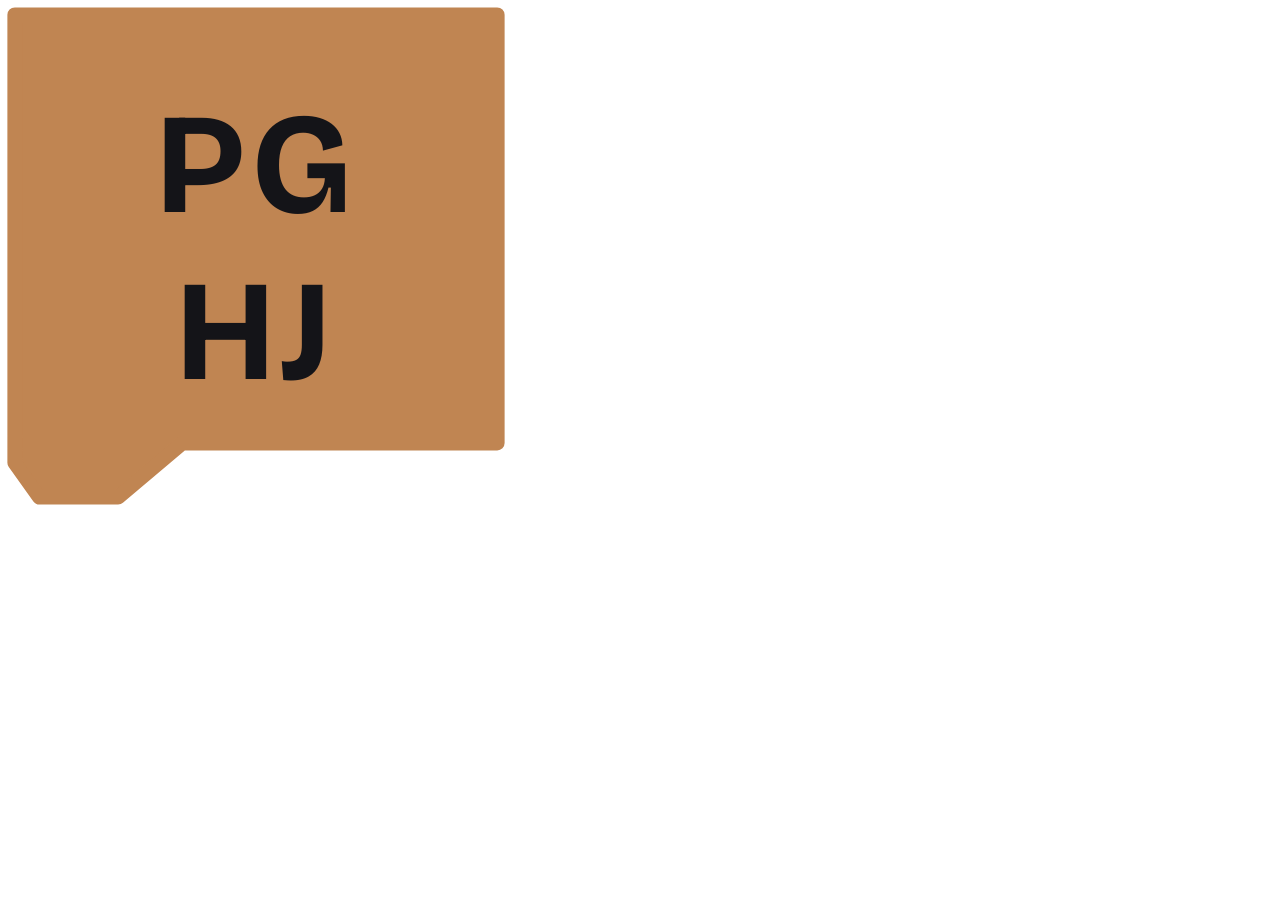
<file: assets/pghj-favicon.html>
<!DOCTYPE html>
<html lang="en">
<head>
<meta charset="UTF-8">
<title>PGHJ Favicon</title>
<link rel="preconnect" href="https://fonts.googleapis.com">
<link rel="preconnect" href="https://fonts.gstatic.com" crossorigin>
<link href="https://fonts.googleapis.com/css2?family=Bricolage+Grotesque:opsz,wght@12..96,700&display=swap" rel="stylesheet">
<style>
  *{ margin:0; padding:0; }
  html,body{ width:512px; height:512px; background:transparent; }
  svg{ display:block; width:512px; height:512px; }
</style>
</head>
<body>
  <svg viewBox="-2 -2 104 104" xmlns="http://www.w3.org/2000/svg">
    <path d="M 1 1 L 99 1 L 99 88 L 35 88 L 22 99 L 6 99 L 1 92 Z"
          fill="#c08552" stroke="#c08552" stroke-width="3" stroke-linejoin="round" stroke-linecap="round"/>
    <text x="50" y="41" text-anchor="middle" fill="#141418"
          font-family="Bricolage Grotesque, sans-serif" font-size="29" font-weight="700" letter-spacing="1">PG</text>
    <text x="50" y="75" text-anchor="middle" fill="#141418"
          font-family="Bricolage Grotesque, sans-serif" font-size="29" font-weight="700" letter-spacing="1">HJ</text>
  </svg>
</body>
</html>
</file>
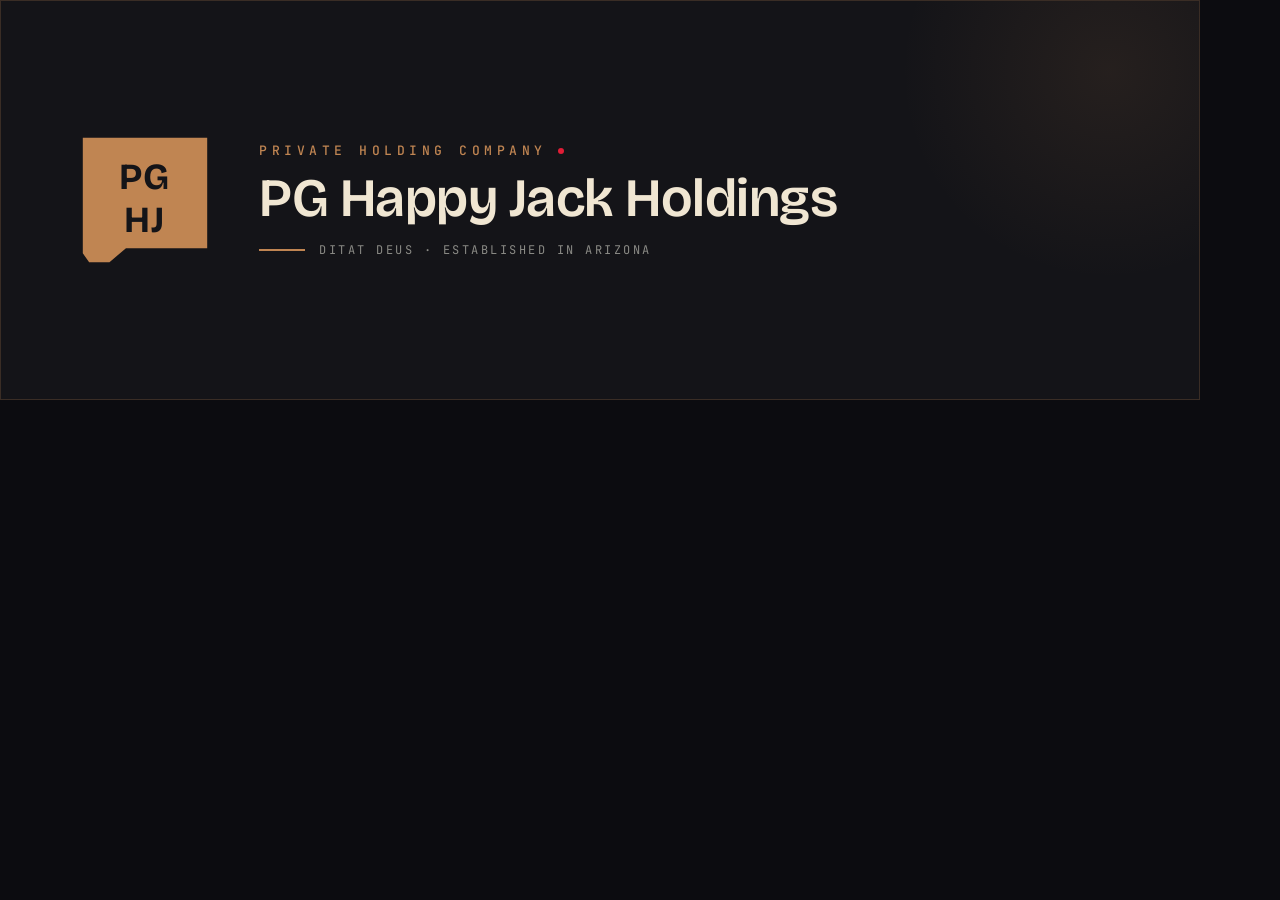
<file: assets/pghj-logo.html>
<!DOCTYPE html>
<html lang="en">
<head>
<meta charset="UTF-8">
<title>PGHJ Logo</title>
<link rel="preconnect" href="https://fonts.googleapis.com">
<link rel="preconnect" href="https://fonts.gstatic.com" crossorigin>
<link href="https://fonts.googleapis.com/css2?family=Bricolage+Grotesque:opsz,wght@12..96,500;12..96,600;12..96,700&family=JetBrains+Mono:wght@400;500&display=swap" rel="stylesheet">
<style>
  * { box-sizing:border-box; margin:0; padding:0; }
  :root{
    --bg:#141418; --copper:#c08552; --cream:#f0e6d2; --fg:#f2f2ee;
    --dim:#8a8a85; --crimson:#e11d36;
  }
  html,body{ width:1200px; height:400px; }
  body{ background:#0c0c10; display:flex; align-items:center; justify-content:center;
        font-family:'Bricolage Grotesque',-apple-system,system-ui,sans-serif; }
  .plate{
    width:1200px; height:400px; background:var(--bg);
    border:1px solid rgba(192,133,82,0.22);
    display:flex; align-items:center; gap:48px; padding:0 78px; position:relative; overflow:hidden;
  }
  /* faint copper glow, echoing the site */
  .plate::after{ content:''; position:absolute; right:-120px; top:-140px; width:420px; height:420px;
    background:radial-gradient(circle, rgba(192,133,82,0.10), transparent 70%); pointer-events:none; }

  .badge{ flex:0 0 auto; width:132px; height:132px; display:block; }

  .lockup{ display:flex; flex-direction:column; gap:14px; position:relative; }
  .eyebrow{ font-family:'JetBrains Mono',monospace; font-size:13px; font-weight:500;
    letter-spacing:4.5px; text-transform:uppercase; color:var(--copper); display:flex; align-items:center; gap:11px; }
  .eyebrow .dot{ width:6px; height:6px; background:var(--crimson); border-radius:50%; display:inline-block; }
  .name{ font-size:54px; font-weight:600; color:var(--cream); line-height:0.98; letter-spacing:-0.5px; }
  .tagline{ display:flex; align-items:center; gap:14px; margin-top:2px; }
  .tagline .rule{ width:46px; height:2px; background:var(--copper); display:inline-block; }
  .tagline .txt{ font-family:'JetBrains Mono',monospace; font-size:12px; font-weight:400;
    letter-spacing:2.5px; text-transform:uppercase; color:var(--dim); }
</style>
</head>
<body>
  <div class="plate">
    <!-- Copper tag badge (evolved from favicon) holding the PGHJ monogram -->
    <svg class="badge" viewBox="-2 -2 104 104" xmlns="http://www.w3.org/2000/svg">
      <defs>
        <mask id="cut">
          <rect x="-2" y="-2" width="104" height="104" fill="black"/>
          <path d="M 1 1 L 99 1 L 99 88 L 35 88 L 22 99 L 6 99 L 1 92 Z" fill="white"/>
          <text x="50" y="41" text-anchor="middle" fill="black"
                font-family="Bricolage Grotesque, sans-serif" font-size="29" font-weight="700" letter-spacing="1">PG</text>
          <text x="50" y="75" text-anchor="middle" fill="black"
                font-family="Bricolage Grotesque, sans-serif" font-size="29" font-weight="700" letter-spacing="1">HJ</text>
        </mask>
      </defs>
      <path d="M 1 1 L 99 1 L 99 88 L 35 88 L 22 99 L 6 99 L 1 92 Z"
            fill="#c08552" stroke="#c08552" stroke-width="3" stroke-linejoin="round" stroke-linecap="round"
            mask="url(#cut)"/>
    </svg>

    <div class="lockup">
      <div class="eyebrow">Private Holding Company<span class="dot"></span></div>
      <div class="name">PG Happy Jack Holdings</div>
      <div class="tagline"><span class="rule"></span><span class="txt">Ditat Deus · Established in Arizona</span></div>
    </div>
  </div>
</body>
</html>
</file>
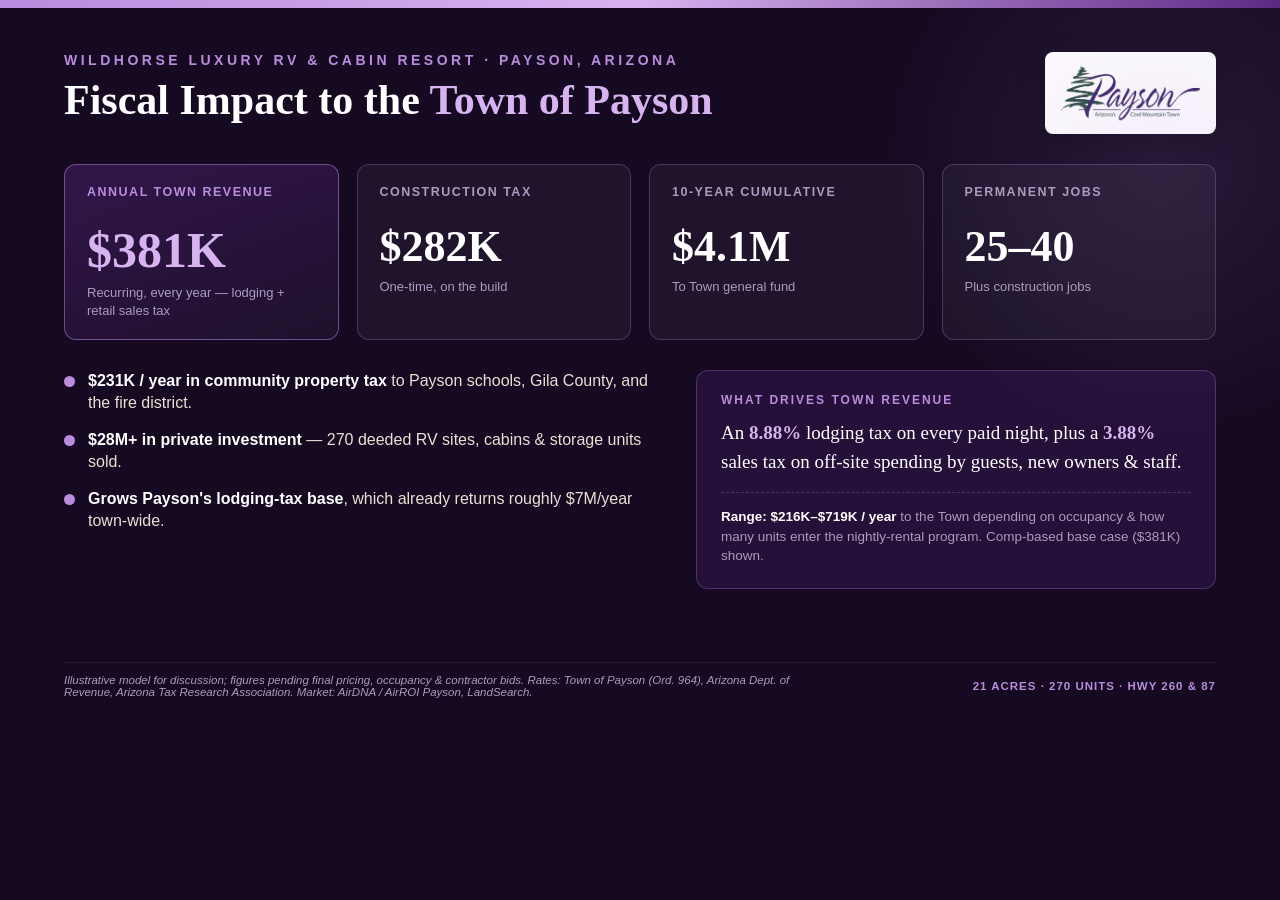
<file: malibu/slide.html>
<!DOCTYPE html>
<html lang="en">
<head>
<meta charset="UTF-8">
<title>Town Impact Slide</title>
<style>
  * { box-sizing: border-box; margin: 0; padding: 0; }
  :root {
    --navy:#241038; --navy-dark:#150A22; --forest:#5A2580;
    --gold:#B98CDD; --gold-bright:#D7B3F0; --cream:#F5F1E8;
    --muted:#A99CC0; --line:rgba(176,127,214,0.30);
  }
  html, body { width:1280px; height:720px; overflow:hidden; }
  body {
    font-family:-apple-system, BlinkMacSystemFont, "Segoe UI", Roboto, sans-serif;
    background:var(--navy-dark);
    color:var(--cream);
    position:relative;
  }
  .slide { width:1280px; height:720px; padding:52px 64px 0; position:relative; display:flex; flex-direction:column; }

  /* top accent */
  .slide::before { content:''; position:absolute; top:0; left:0; right:0; height:8px;
    background:linear-gradient(to right, var(--gold), var(--gold-bright), var(--forest)); }
  /* faint background motif */
  .bgglow { position:absolute; right:-160px; top:-120px; width:560px; height:560px;
    background:radial-gradient(circle, rgba(176,127,214,0.13), transparent 70%); pointer-events:none; }

  .head { display:flex; justify-content:space-between; align-items:flex-start; }
  .kicker { color:var(--gold); font-size:14px; letter-spacing:3.5px; text-transform:uppercase; font-weight:700; }
  .title { font-family:Georgia, serif; font-size:42px; font-weight:700; color:#fff; line-height:1.08; margin-top:10px; max-width:880px; }
  .title .accent { color:var(--gold-bright); }
  .logo-chip { background:#fff; border-radius:8px; padding:10px 16px; box-shadow:0 6px 24px rgba(0,0,0,0.35); }
  .logo-chip img { height:62px; display:block; }

  /* stat tiles */
  .stats { display:grid; grid-template-columns:repeat(4,1fr); gap:18px; margin-top:30px; }
  .tile { background:rgba(255,255,255,0.045); border:1px solid var(--line); border-radius:12px; padding:20px 22px; position:relative; }
  .tile.lead { background:linear-gradient(160deg, rgba(112,48,160,0.32), rgba(176,127,214,0.06)); border-color:rgba(176,127,214,0.55); }
  .tile-label { font-size:12.5px; letter-spacing:1.5px; text-transform:uppercase; color:var(--gold); font-weight:700; min-height:30px; }
  .tile.plain .tile-label { color:var(--muted); }
  .tile-value { font-family:Georgia, serif; font-size:44px; font-weight:700; color:#fff; line-height:1; margin-top:10px; }
  .tile.lead .tile-value { color:var(--gold-bright); font-size:50px; }
  .tile-sub { font-size:13px; color:var(--muted); margin-top:9px; line-height:1.35; }

  /* lower band */
  .lower { display:grid; grid-template-columns:1.15fr 1fr; gap:34px; margin-top:30px; }
  .points { display:flex; flex-direction:column; gap:14px; }
  .point { display:flex; gap:13px; align-items:flex-start; font-size:16px; line-height:1.4; color:#E8E2D2; }
  .point .dot { flex:0 0 auto; width:11px; height:11px; border-radius:50%; background:var(--gold); margin-top:6px; }
  .point b { color:#fff; }

  .callout { background:var(--navy); border:1px solid var(--line); border-radius:12px; padding:22px 24px; align-self:start; }
  .callout-label { font-size:12px; letter-spacing:2px; text-transform:uppercase; color:var(--gold); font-weight:700; }
  .callout-eq { font-family:Georgia, serif; font-size:19px; color:#fff; margin-top:12px; line-height:1.5; }
  .callout-eq .hl { color:var(--gold-bright); font-weight:700; }
  .range { margin-top:16px; padding-top:14px; border-top:1px dashed var(--line); font-size:13.5px; color:var(--muted); line-height:1.45; }
  .range b { color:#fff; }

  /* footer */
  .foot { position:absolute; left:64px; right:64px; bottom:22px; display:flex; justify-content:space-between; align-items:center;
    font-size:11.5px; color:var(--muted); border-top:1px solid rgba(255,255,255,0.08); padding-top:11px; }
  .foot .left { font-style:italic; max-width:760px; }
  .foot .right { color:var(--gold); letter-spacing:1px; font-weight:600; white-space:nowrap; }
</style>
</head>
<body>
<div class="slide">
  <div class="bgglow"></div>

  <div class="head">
    <div>
      <div class="kicker">Wildhorse Luxury RV &amp; Cabin Resort · Payson, Arizona</div>
      <div class="title">Fiscal Impact to the <span class="accent">Town of Payson</span></div>
    </div>
    <div class="logo-chip"><img src="payson-logo.webp" alt="Town of Payson"></div>
  </div>

  <div class="stats">
    <div class="tile lead">
      <div class="tile-label">Annual Town Revenue</div>
      <div class="tile-value">$381K</div>
      <div class="tile-sub">Recurring, every year — lodging + retail sales tax</div>
    </div>
    <div class="tile plain">
      <div class="tile-label">Construction Tax</div>
      <div class="tile-value">$282K</div>
      <div class="tile-sub">One-time, on the build</div>
    </div>
    <div class="tile plain">
      <div class="tile-label">10-Year Cumulative</div>
      <div class="tile-value">$4.1M</div>
      <div class="tile-sub">To Town general fund</div>
    </div>
    <div class="tile plain">
      <div class="tile-label">Permanent Jobs</div>
      <div class="tile-value">25–40</div>
      <div class="tile-sub">Plus construction jobs</div>
    </div>
  </div>

  <div class="lower">
    <div class="points">
      <div class="point"><span class="dot"></span><div><b>$231K / year in community property tax</b> to Payson schools, Gila County, and the fire district.</div></div>
      <div class="point"><span class="dot"></span><div><b>$28M+ in private investment</b> — 270 deeded RV sites, cabins &amp; storage units sold.</div></div>
      <div class="point"><span class="dot"></span><div><b>Grows Payson's lodging-tax base</b>, which already returns roughly $7M/year town-wide.</div></div>
    </div>

    <div class="callout">
      <div class="callout-label">What drives Town revenue</div>
      <div class="callout-eq">An <span class="hl">8.88%</span> lodging tax on every paid night, plus a <span class="hl">3.88%</span> sales tax on off-site spending by guests, new owners &amp; staff.</div>
      <div class="range"><b>Range: $216K–$719K / year</b> to the Town depending on occupancy &amp; how many units enter the nightly-rental program. Comp-based base case ($381K) shown.</div>
    </div>
  </div>

  <div class="foot">
    <div class="left">Illustrative model for discussion; figures pending final pricing, occupancy &amp; contractor bids. Rates: Town of Payson (Ord. 964), Arizona Dept. of Revenue, Arizona Tax Research Association. Market: AirDNA / AirROI Payson, LandSearch.</div>
    <div class="right">21 ACRES · 270 UNITS · HWY 260 &amp; 87</div>
  </div>
</div>
</body>
</html>
</file>
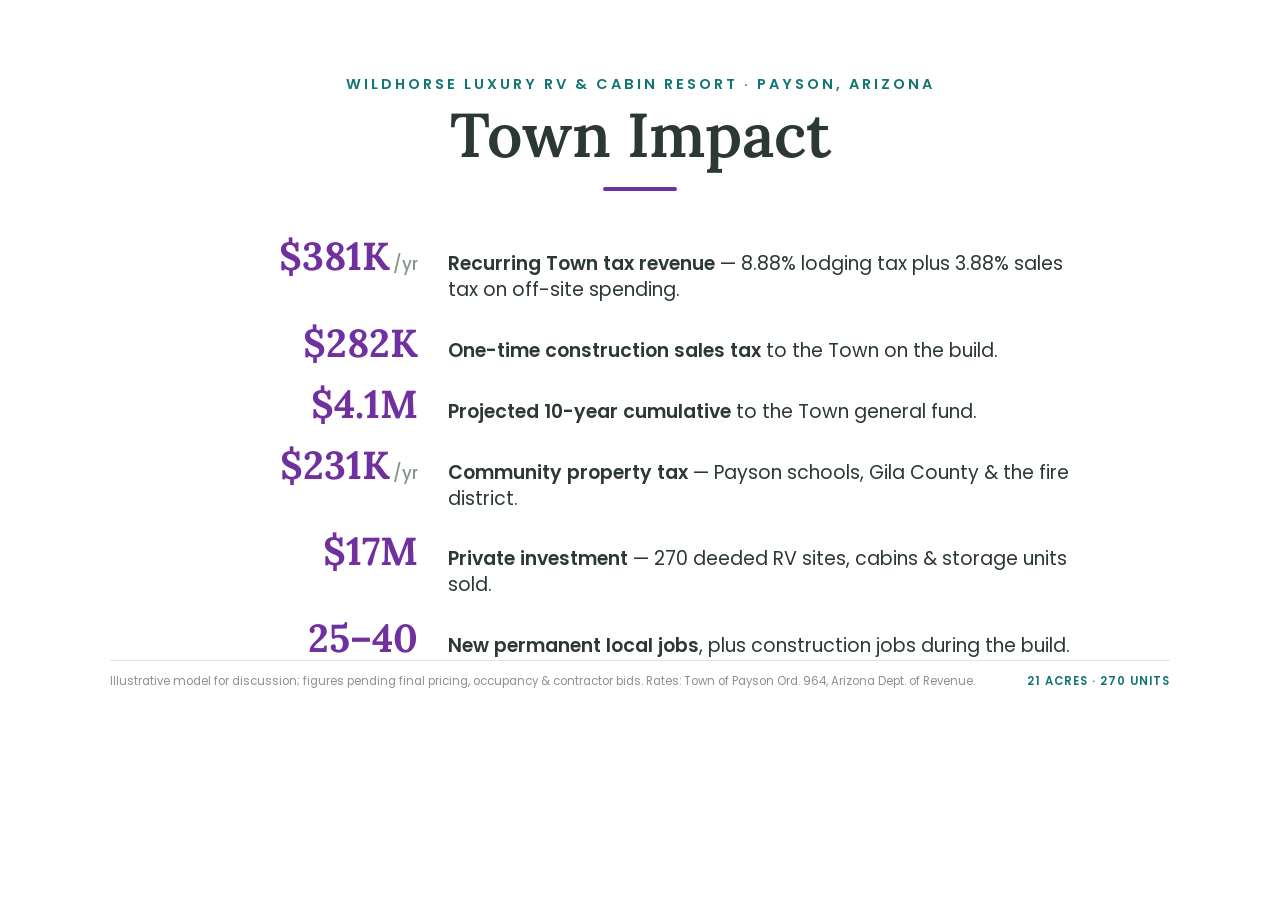
<file: malibu/slide2.html>
<!DOCTYPE html>
<html lang="en">
<head>
<meta charset="UTF-8">
<title>Town Impact — Plain Slide</title>
<link rel="preconnect" href="https://fonts.googleapis.com">
<link rel="preconnect" href="https://fonts.gstatic.com" crossorigin>
<link href="https://fonts.googleapis.com/css2?family=Lora:wght@500;600;700&family=Poppins:wght@300;400;500;600&display=swap" rel="stylesheet">
<style>
  * { box-sizing: border-box; margin: 0; padding: 0; }
  :root {
    /* deck theme: ppt/theme/theme1.xml */
    --ink:#2C3932;        /* dk2 — charcoal green */
    --purple:#7030A0;     /* hlink accent */
    --teal:#107573;       /* folHlink accent */
    --lavender:#BABAD6;   /* accent4 */
    --cream:#FDF6EA;      /* lt2 */
    --muted:#8A938C;
    --line:#E7E2D6;
  }
  html, body { width:1280px; height:720px; overflow:hidden; }
  body {
    font-family:'Poppins', -apple-system, BlinkMacSystemFont, "Segoe UI", sans-serif;
    background:#FFFFFF;
    color:var(--ink);
    position:relative;
  }
  .slide { width:1280px; height:720px; padding:74px 110px 64px; position:relative; display:flex; flex-direction:column; }

  /* header — centered, like deck ctrTitle */
  .header { text-align:center; }
  .kicker { color:var(--teal); font-size:14.5px; letter-spacing:3px; text-transform:uppercase; font-weight:600; }
  .title { font-family:'Lora', Georgia, serif; font-size:62px; font-weight:600; color:var(--ink); line-height:1.04; margin-top:8px; }
  .rule { width:74px; height:4px; background:var(--purple); border-radius:2px; margin:20px auto 0; }

  /* number lines — deck "Target Numbers" style, value emphasized */
  .list { margin-top:46px; max-width:900px; margin-left:auto; margin-right:auto; width:100%;
          display:flex; flex-direction:column; gap:21px; }
  .row { display:grid; grid-template-columns:228px 1fr; gap:30px; align-items:baseline; }
  .val { font-family:'Lora', Georgia, serif; font-size:39px; font-weight:700; color:var(--purple);
         text-align:right; line-height:1; white-space:nowrap; }
  .val .per { font-family:'Poppins', sans-serif; font-size:17px; font-weight:500; color:var(--muted); margin-left:3px; }
  .desc { font-size:19px; font-weight:400; color:var(--ink); line-height:1.36; padding-top:4px; }
  .desc b { font-weight:600; }

  /* footer — like deck footer placeholder */
  .foot { position:absolute; left:110px; right:110px; bottom:30px;
          display:flex; justify-content:space-between; align-items:center;
          font-size:11.5px; color:var(--muted); border-top:1px solid var(--line); padding-top:12px; }
  .foot .right { color:var(--teal); letter-spacing:1px; font-weight:600; white-space:nowrap; }
</style>
</head>
<body>
<div class="slide">
  <div class="header">
    <div class="kicker">Wildhorse Luxury RV &amp; Cabin Resort · Payson, Arizona</div>
    <div class="title">Town Impact</div>
    <div class="rule"></div>
  </div>

  <div class="list">
    <div class="row">
      <div class="val">$381K<span class="per">/yr</span></div>
      <div class="desc"><b>Recurring Town tax revenue</b> — 8.88% lodging tax plus 3.88% sales tax on off-site spending.</div>
    </div>
    <div class="row">
      <div class="val">$282K</div>
      <div class="desc"><b>One-time construction sales tax</b> to the Town on the build.</div>
    </div>
    <div class="row">
      <div class="val">$4.1M</div>
      <div class="desc"><b>Projected 10-year cumulative</b> to the Town general fund.</div>
    </div>
    <div class="row">
      <div class="val">$231K<span class="per">/yr</span></div>
      <div class="desc"><b>Community property tax</b> — Payson schools, Gila County &amp; the fire district.</div>
    </div>
    <div class="row">
      <div class="val">$17M</div>
      <div class="desc"><b>Private investment</b> — 270 deeded RV sites, cabins &amp; storage units sold.</div>
    </div>
    <div class="row">
      <div class="val">25&ndash;40</div>
      <div class="desc"><b>New permanent local jobs</b>, plus construction jobs during the build.</div>
    </div>
  </div>

  <div class="foot">
    <div class="left">Illustrative model for discussion; figures pending final pricing, occupancy &amp; contractor bids. Rates: Town of Payson Ord. 964, Arizona Dept. of Revenue.</div>
    <div class="right">21 ACRES · 270 UNITS</div>
  </div>
</div>
</body>
</html>
</file>
<file: styles.css>
:root {
  --bg: #18181d;
  --bg-soft: #0c0c10;
  --fg: #f2f2ee;
  --fg-dim: #8a8a85;
  --fg-faint: #4a4a47;
  --accent: #e11d36;
  --accent-soft: rgba(225, 29, 54, 0.14);
  --accent-glow: rgba(225, 29, 54, 0.55);
  --highlight: #f0e6d2;
  --highlight-soft: rgba(240, 230, 210, 0.10);
  --copper: #c08552;
  --copper-soft: rgba(192, 133, 82, 0.16);
  --copper-glow: rgba(192, 133, 82, 0.55);
  --border: rgba(255, 255, 255, 0.06);
  --border-strong: rgba(255, 255, 255, 0.12);
  --radius: 14px;
  --max-w: 1200px;
}

* { box-sizing: border-box; margin: 0; padding: 0; }

html, body {
  background: var(--bg);
  color: var(--fg);
  font-family: 'Bricolage Grotesque', -apple-system, BlinkMacSystemFont, system-ui, sans-serif;
  -webkit-font-smoothing: antialiased;
  -moz-osx-font-smoothing: grayscale;
  overflow-x: hidden;
}

body {
  min-height: 100vh;
  position: relative;
}

/* When JS-driven cursor is active, hide native cursor (progressive enhancement) */
@media (hover: hover) and (pointer: fine) {
  body.cursor-active,
  body.cursor-active a,
  body.cursor-active button { cursor: none; }
}

a { color: inherit; text-decoration: none; }

/* ============ Cursor effects ============ */
.cursor-glow {
  position: fixed;
  pointer-events: none;
  width: 640px;
  height: 640px;
  border-radius: 50%;
  background: radial-gradient(circle, rgba(225, 29, 54, 0.12) 0%, rgba(225, 29, 54, 0.05) 28%, transparent 60%);
  transform: translate(-50%, -50%);
  left: var(--mx, 50%);
  top: var(--my, 50%);
  z-index: 0;
  transition: opacity 0.4s ease;
  filter: blur(22px);
}

/* Tiny precise dot at exact cursor position */
.cursor-dot {
  position: fixed;
  pointer-events: none;
  width: 6px;
  height: 6px;
  border-radius: 50%;
  background: var(--accent);
  box-shadow: 0 0 14px var(--accent-glow), 0 0 28px var(--accent-glow);
  transform: translate(-50%, -50%);
  left: var(--dx, 50%);
  top: var(--dy, 50%);
  z-index: 9999;
  transition: opacity 0.3s ease;
  will-change: transform;
}

@media (hover: none), (pointer: coarse) {
  .cursor-glow, .cursor-dot { display: none; }
}

/* ============ Background photo (Mogollon Rim) ============ */
.photo-bg {
  position: fixed;
  inset: -8% -4% -4% -4%; /* slight overscan room for parallax/scale */
  background-image: url('assets/MogollonRim.jpg');
  background-size: cover;
  background-position: center 28%;
  opacity: 0.55;
  filter: saturate(0.95) contrast(1.02);
  pointer-events: none;
  z-index: 0;
  /* Fades from very visible at top to invisible deep down */
  -webkit-mask-image: linear-gradient(180deg,
    rgba(0,0,0,1) 0%,
    rgba(0,0,0,1) 30%,
    rgba(0,0,0,0.55) 60%,
    rgba(0,0,0,0) 88%);
  mask-image: linear-gradient(180deg,
    rgba(0,0,0,1) 0%,
    rgba(0,0,0,1) 30%,
    rgba(0,0,0,0.55) 60%,
    rgba(0,0,0,0) 88%);
  /* Scroll-reactive: subtle scale + downward drift */
  transform:
    translate3d(0, calc(var(--scroll-y, 0) * -0.12px), 0)
    scale(calc(1 + var(--scroll-y, 0) * 0.00018));
  transform-origin: center 35%;
  will-change: transform;
}

/* Soft vignette + warm wash over the photo for cohesion */
.photo-bg::after {
  content: '';
  position: absolute;
  inset: 0;
  background:
    radial-gradient(ellipse at 50% 30%, transparent 0%, rgba(24, 24, 29, 0.25) 65%, rgba(24, 24, 29, 0.7) 100%),
    linear-gradient(180deg, rgba(225, 29, 54, 0.035) 0%, transparent 35%);
  pointer-events: none;
}


main, .site-header, .site-footer { position: relative; z-index: 1; }

/* ============ Header ============ */
.site-header {
  position: fixed;
  top: 0;
  left: 0;
  right: 0;
  z-index: 50;
  display: flex;
  justify-content: space-between;
  align-items: center;
  padding: 1.1rem max(2rem, calc((100vw - var(--max-w)) / 2 + 2rem));
  background: rgba(15, 15, 20, 0.62);
  backdrop-filter: blur(16px) saturate(1.3);
  -webkit-backdrop-filter: blur(16px) saturate(1.3);
  border-bottom: 1px solid var(--border);
  transform: translateY(0);
  opacity: 1;
  transition: transform 0.5s cubic-bezier(0.4, 0, 0.2, 1),
              opacity 0.4s ease,
              backdrop-filter 0.4s ease;
}

/* Header lifts away on scroll, scroll rail takes over navigation */
body.is-scrolled .site-header {
  transform: translateY(-100%);
  opacity: 0;
  pointer-events: none;
}

/* Mobile (no scroll rail) — header stays visible so nav is always reachable */
@media (max-width: 760px) {
  body.is-scrolled .site-header {
    transform: translateY(0);
    opacity: 1;
    pointer-events: auto;
  }
}

/* Top spacer so content doesn't sit under the fixed header at rest */
main { padding-top: 4rem; }

.brand {
  display: flex;
  align-items: center;
  gap: 0.85rem;
  font-size: 0.82rem;
  letter-spacing: 0.08em;
}

.brand-mark {
  font-family: 'JetBrains Mono', monospace;
  font-weight: 500;
  color: var(--accent);
  border: 1px solid var(--border-strong);
  padding: 0.35rem 0.55rem;
  border-radius: 6px;
  background: var(--accent-soft);
}

.brand-divider {
  width: 1px;
  height: 14px;
  background: var(--border-strong);
}

.brand-name {
  color: var(--fg);
  font-weight: 400;
  text-transform: uppercase;
}

.site-nav {
  display: flex;
  gap: 2rem;
  font-size: 0.9rem;
  color: var(--fg);
  font-weight: 400;
}

.site-nav a {
  position: relative;
  transition: color 0.2s ease;
}

.site-nav a:hover { color: var(--fg); }

.site-nav a::after {
  content: '';
  position: absolute;
  left: 0;
  bottom: -4px;
  width: 0;
  height: 1px;
  background: var(--accent);
  transition: width 0.3s ease;
}

.site-nav a:hover::after { width: 100%; }

/* ============ Scroll rail (right side, replaces nav on scroll) ============ */
.scroll-rail {
  position: fixed;
  right: 1.5rem;
  top: 50%;
  transform: translateY(-50%) translateX(20px);
  z-index: 49;
  display: flex;
  flex-direction: column;
  gap: 1.1rem;
  align-items: flex-end;
  opacity: 0;
  pointer-events: none;
  transition: opacity 0.5s ease, transform 0.5s cubic-bezier(0.4, 0, 0.2, 1);
}

body.is-scrolled .scroll-rail {
  opacity: 1;
  pointer-events: auto;
  transform: translateY(-50%) translateX(0);
}

.rail-brand {
  font-family: 'JetBrains Mono', monospace;
  font-size: 0.72rem;
  font-weight: 500;
  letter-spacing: 0.12em;
  color: var(--accent);
  background: var(--accent-soft);
  border: 1px solid var(--border-strong);
  padding: 0.35rem 0.55rem;
  border-radius: 6px;
  margin-bottom: 0.5rem;
  transition: transform 0.3s ease, box-shadow 0.3s ease;
}

.rail-brand:hover {
  transform: translateY(-1px);
  box-shadow: 0 4px 14px var(--accent-glow);
}

.rail-item {
  display: flex;
  align-items: center;
  gap: 0.65rem;
  font-family: 'JetBrains Mono', monospace;
  font-size: 0.68rem;
  letter-spacing: 0.12em;
  color: var(--fg-faint);
  text-transform: uppercase;
  padding: 0.25rem 0;
  position: relative;
}

.rail-marker {
  width: 18px;
  height: 1px;
  background: currentColor;
  transition: width 0.35s cubic-bezier(0.2, 0.8, 0.2, 1),
              background 0.35s ease;
  flex-shrink: 0;
  order: 3;
}

.rail-num {
  color: var(--copper);
  order: 2;
  min-width: 18px;
  text-align: right;
}

.rail-label {
  order: 1;
  opacity: 0;
  transform: translateX(8px);
  transition: opacity 0.3s ease, transform 0.3s ease, color 0.3s ease;
}

.rail-item:hover .rail-label,
.rail-item.is-active .rail-label {
  opacity: 1;
  transform: translateX(0);
}

.rail-item:hover { color: var(--fg); }
.rail-item:hover .rail-marker { width: 32px; }

.rail-item.is-active {
  color: var(--highlight);
}
.rail-item.is-active .rail-marker {
  width: 40px;
  background: var(--highlight);
  box-shadow: 0 0 8px rgba(240, 230, 210, 0.6);
}
.rail-item.is-active .rail-num { color: var(--highlight); }

@media (max-width: 760px) {
  .scroll-rail { display: none; }
}

/* ============ Watermarks (Jesus + Arizona, bottom-right) ============ */
.watermarks {
  position: fixed;
  bottom: 1.5rem;
  right: 1.5rem;
  z-index: 40;
  display: flex;
  align-items: flex-end;
  gap: 0.85rem;
  pointer-events: none;
  opacity: 0.65;
  color: var(--copper);
  filter: drop-shadow(0 0 10px rgba(192, 133, 82, 0.3));
  transition: opacity 0.4s ease;
}

.watermark { display: block; }

.watermark--az {
  width: 88px;
  height: 88px;
  /* Calibrated filter chain that converts the PNG's black lines to copper (#c08552) */
  filter: brightness(0) saturate(100%) invert(57%) sepia(44%) saturate(700%) hue-rotate(348deg) brightness(91%) contrast(85%);
}

.watermark--jesus {
  /* SVG viewBox 145 0 460 1024 — figure is taller than wide */
  width: 44px;
  height: 96px;
}

@media (max-width: 760px) {
  .watermarks { bottom: 1rem; right: 1rem; gap: 0.6rem; }
  .watermark--az { width: 60px; height: 60px; }
  .watermark--jesus { width: 30px; height: 66px; }
}

/* ============ Section heads ============ */
.section-head {
  max-width: var(--max-w);
  margin: 0 auto 3rem;
  padding: 0 2rem;
  display: flex;
  align-items: baseline;
  gap: 1.25rem;
  flex-wrap: wrap;
}

.section-num {
  font-family: 'JetBrains Mono', monospace;
  font-size: 0.95rem;
  color: var(--highlight);
  letter-spacing: 0.12em;
  position: relative;
  padding-left: 1.25rem;
}

.section-num::before {
  content: '';
  position: absolute;
  left: 0;
  top: 50%;
  width: 9px;
  height: 9px;
  border-radius: 50%;
  background: var(--highlight);
  transform: translateY(-50%);
  animation: section-pulse 2.6s ease-in-out infinite;
}

@keyframes section-pulse {
  0%, 100% {
    opacity: 1;
    box-shadow: 0 0 14px rgba(240, 230, 210, 0.85),
                0 0 30px rgba(240, 230, 210, 0.4);
  }
  50% {
    opacity: 0.6;
    box-shadow: 0 0 5px rgba(240, 230, 210, 0.35),
                0 0 12px rgba(240, 230, 210, 0.15);
  }
}

@media (prefers-reduced-motion: reduce) {
  .section-num::before { animation: none; }
}

.section-head h2 {
  font-size: clamp(1.5rem, 2.5vw, 2rem);
  font-weight: 500;
  letter-spacing: -0.02em;
}

.section-sub {
  color: var(--fg-dim);
  font-size: 0.95rem;
  margin-left: auto;
}

/* ============ Portfolio cards ============ */
.portfolio {
  padding: 6rem 0 6rem;
}

.cards {
  max-width: var(--max-w);
  margin: 0 auto;
  padding: 0 2rem;
  display: grid;
  grid-template-columns: repeat(auto-fit, minmax(280px, 1fr));
  gap: 1.25rem;
}

.card {
  position: relative;
  display: block;
  color: inherit;
  text-decoration: none;
  border-radius: var(--radius);
  background:
    linear-gradient(rgba(255,255,255,0.028) 1px, transparent 1px) 0 0 / 56px 56px,
    linear-gradient(90deg, rgba(255,255,255,0.028) 1px, transparent 1px) 0 0 / 56px 56px,
    var(--bg-soft);
  border: 1px solid rgba(0, 0, 0, 0.5);
  /* Punched-out feel: inner shadow at top simulates a recessed pocket;
     1px rim light at bottom hints at the surrounding page edge catching light */
  box-shadow:
    inset 0 1px 0 rgba(0, 0, 0, 0.55),
    inset 0 8px 16px rgba(0, 0, 0, 0.45),
    inset 0 -1px 0 rgba(255, 255, 255, 0.04),
    0 1px 0 rgba(255, 255, 255, 0.05);
  overflow: hidden;
  transition: transform 0.4s cubic-bezier(0.2, 0.8, 0.2, 1),
              border-color 0.3s ease,
              box-shadow 0.4s ease;
  cursor: pointer;
  isolation: isolate;
}

.card:hover {
  transform: translateY(3px) scale(0.994);
  border-color: rgba(0, 0, 0, 0.95);
  /* Multi-layer inset to really sell the cutout depth.
     Light source convention: upper-left → upper-left edges glint, lower-right interior is darkest. */
  box-shadow:
    /* === Top wall (deepest shadow — cutout's overhang) === */
    inset 0  2px 1px  rgba(0, 0, 0, 0.95),         /* hard razor edge */
    inset 0  6px 8px  rgba(0, 0, 0, 0.70),         /* near falloff */
    inset 0 14px 24px rgba(0, 0, 0, 0.50),         /* mid depth */
    inset 0 30px 56px rgba(0, 0, 0, 0.28),         /* deep ambient */

    /* === Right wall (light from upper-left → right side darker) === */
    inset -2px 0 14px rgba(0, 0, 0, 0.40),
    inset -1px 0 0    rgba(0, 0, 0, 0.60),

    /* === Left wall (lit edge — subtle highlight catching upper-left light) === */
    inset  2px 0 8px  rgba(0, 0, 0, 0.18),
    inset  1px 0 0    rgba(255, 255, 255, 0.06),

    /* === Bottom wall (floor of the cutout — slight darkness + lit lip) === */
    inset 0 -10px 22px rgba(0, 0, 0, 0.28),
    inset 0  -1px 0    rgba(255, 255, 255, 0.12),

    /* === Bottom-right corner ambient occlusion (deepest pool) === */
    inset -8px -8px 28px rgba(0, 0, 0, 0.22);
}

/* Content sinks slightly faster than the frame — parallax adds depth */
.card-inner {
  transition: transform 0.45s cubic-bezier(0.2, 0.8, 0.2, 1);
}
.card:hover .card-inner {
  transform: translateY(2px);
}

/* Register the angle property so it animates smoothly (otherwise it jumps) */
@property --beam-angle {
  syntax: '<angle>';
  initial-value: 0deg;
  inherits: false;
}

/* Comet beam that travels around the card border on hover */
.card::before {
  content: '';
  position: absolute;
  inset: 0;
  padding: 1.5px;
  border-radius: var(--radius);
  background: conic-gradient(
    from var(--beam-angle),
    rgba(255, 255, 255, 1)    0deg,
    rgba(255, 220, 220, 0.95) 4deg,
    rgba(225, 29, 54, 1)      8deg,
    rgba(225, 29, 54, 0.7)    25deg,
    rgba(225, 29, 54, 0.35)   60deg,
    rgba(225, 29, 54, 0.1)    100deg,
    transparent               140deg,
    transparent               360deg
  );
  /* Mask everything except the 1.5px ring */
  -webkit-mask:
    linear-gradient(#fff 0 0) content-box,
    linear-gradient(#fff 0 0);
  -webkit-mask-composite: xor;
          mask-composite: exclude;
  opacity: 0;
  transition: opacity 0.4s ease;
  pointer-events: none;
  z-index: 4;
}

.card:hover::before {
  opacity: 1;
  animation: card-beam 5s linear infinite;
}

@keyframes card-beam {
  to { --beam-angle: 360deg; }
}

@media (prefers-reduced-motion: reduce) {
  .card:hover::before { animation: none; }
}

.card-glow {
  position: absolute;
  inset: 0;
  border-radius: var(--radius);
  background: radial-gradient(
    400px circle at var(--card-mx, 50%) var(--card-my, 50%),
    rgba(225, 29, 54, 0.20),
    transparent 50%
  );
  opacity: 0;
  transition: opacity 0.4s ease;
  pointer-events: none;
  z-index: 1;
}

.card:hover .card-glow { opacity: 1; }


.card-inner {
  position: relative;
  z-index: 3;
  padding: 1.75rem;
  display: flex;
  flex-direction: column;
  gap: 1.5rem;
  height: 100%;
  min-height: 280px;
}

.card-logo {
  width: 100%;
  aspect-ratio: 16 / 10;
  border-radius: 10px;
  background: #ffffff;
  border: 1px solid var(--border);
  display: flex;
  align-items: center;
  justify-content: center;
  padding: 0.75rem;
  flex-shrink: 0;
  overflow: hidden;
  transition: filter 0.45s ease;
}

/* For logos that have a dark/black background baked into the image
   (e.g. Argano) — match container to the card body so it reads seamless */
.card-logo--dark {
  background: var(--bg-soft);
  border-color: rgba(255, 255, 255, 0.08);
}

/* Stealth card — animated reticle/scope graphic */
.stealth-graphic {
  width: 78%;
  height: 78%;
  color: var(--highlight);
  filter: drop-shadow(0 0 10px rgba(240, 230, 210, 0.18));
}

/* Subtle differentiation for the stealth card — extra cool tone, no pointer */
.card--stealth { cursor: default; }
.card--stealth .card-sector { color: var(--highlight); letter-spacing: 0.12em; }
.card--stealth .card-arrow { color: var(--fg-faint); }
.card--stealth:hover .card-arrow { transform: none; color: var(--fg-faint); }

@media (prefers-reduced-motion: reduce) {
  .stealth-graphic animate,
  .stealth-graphic animateTransform { display: none; }
}

/* Logo panel dims slightly when card is recessed — less light reaches it */
.card:hover .card-logo {
  filter: brightness(0.88) contrast(0.97);
}

.card-logo img {
  max-width: 100%;
  max-height: 100%;
  width: auto;
  height: auto;
  object-fit: contain;
}

.card-body {
  flex: 1;
  display: flex;
  flex-direction: column;
  gap: 0.5rem;
}

.card-sector {
  font-family: 'JetBrains Mono', monospace;
  font-size: 0.7rem;
  color: var(--accent);
  letter-spacing: 0.08em;
  text-transform: uppercase;
}

.card-name {
  font-size: 1.4rem;
  font-weight: 500;
  letter-spacing: -0.015em;
  color: var(--fg);
}

.card-tidbit {
  color: var(--fg-dim);
  font-size: 0.92rem;
  line-height: 1.5;
}

.card-foot {
  display: flex;
  justify-content: space-between;
  align-items: center;
  padding-top: 1rem;
  border-top: 1px solid var(--border);
  font-family: 'JetBrains Mono', monospace;
  font-size: 0.7rem;
  color: var(--fg-dim);
  letter-spacing: 0.05em;
}

.card-url {
  text-transform: lowercase;
  transition: color 0.3s ease;
}

.card:hover .card-url { color: var(--fg); }

.card-arrow {
  color: var(--fg-faint);
  transition: transform 0.3s ease, color 0.3s ease;
  font-size: 1rem;
}

.card:hover .card-arrow {
  transform: translateX(4px);
  color: var(--accent);
}

/* ============ About ============ */
.about {
  max-width: var(--max-w);
  margin: 0 auto;
  padding: 4rem 2rem 2rem;
}

.about-inner {
  max-width: 880px;
  margin: 0 auto;
  padding: 0 2rem;
  display: grid;
  grid-template-columns: 200px 1fr;
  gap: 3rem;
  align-items: start;
}

.about-portrait {
  position: relative;
  width: 200px;
  aspect-ratio: 1 / 1;
  border-radius: 50%;
  overflow: hidden;
  border: 1px solid var(--border-strong);
  box-shadow:
    0 0 0 1px rgba(0, 0, 0, 0.4),
    0 12px 30px rgba(0, 0, 0, 0.45),
    inset 0 0 60px rgba(0, 0, 0, 0.25);
  background: var(--bg-soft);
}

.about-portrait img {
  width: 100%;
  height: 100%;
  object-fit: cover;
  display: block;
  filter: saturate(0.95) contrast(1.02);
}

/* Faint warm rim glow that pulses subtly — ties to highlight color */
.about-portrait::after {
  content: '';
  position: absolute;
  inset: -4px;
  border-radius: 50%;
  background: conic-gradient(
    from 0deg,
    transparent 0deg,
    rgba(240, 230, 210, 0.18) 60deg,
    transparent 140deg,
    transparent 220deg,
    rgba(225, 29, 54, 0.16) 280deg,
    transparent 360deg
  );
  opacity: 0.7;
  z-index: -1;
  filter: blur(8px);
}

.about-content { min-width: 0; }

.about-blurb {
  color: var(--fg-dim);
  font-size: 1.05rem;
  line-height: 1.65;
  margin-bottom: 2.5rem;
}

.about-links {
  list-style: none;
  display: flex;
  flex-direction: column;
  gap: 0;
  border-top: 1px solid var(--border);
}

.about-link {
  display: grid;
  grid-template-columns: 110px 1fr auto;
  align-items: center;
  gap: 1.5rem;
  padding: 1.1rem 0.25rem;
  border-bottom: 1px solid var(--border);
  transition: padding 0.3s ease, background 0.3s ease;
  position: relative;
}

.about-link::before {
  content: '';
  position: absolute;
  left: 0;
  top: 0;
  bottom: 0;
  width: 0;
  background: var(--accent);
  transition: width 0.3s ease;
}

.about-link:hover {
  padding-left: 1rem;
  background: linear-gradient(90deg, var(--accent-soft) 0%, transparent 60%);
}

.about-link:hover::before { width: 2px; }

.link-kind {
  font-family: 'JetBrains Mono', monospace;
  font-size: 0.7rem;
  letter-spacing: 0.12em;
  color: var(--highlight);
  text-transform: uppercase;
}

.link-label {
  color: var(--fg);
  font-size: 0.98rem;
  font-weight: 400;
  letter-spacing: -0.005em;
}

.link-arrow {
  color: var(--fg-faint);
  font-size: 1rem;
  transition: transform 0.3s ease, color 0.3s ease;
}

.about-link:hover .link-arrow {
  color: var(--accent);
  transform: translate(3px, -3px);
}

@media (max-width: 760px) {
  .about { padding: 2rem 1.25rem; }
  .about-inner {
    padding: 0;
    grid-template-columns: 1fr;
    gap: 2rem;
    justify-items: start;
  }
  .about-portrait { width: 140px; }
  .about-link {
    grid-template-columns: 1fr auto;
    gap: 0.4rem 1rem;
  }
  .link-kind { grid-column: 1 / -1; }
}

/* ============ Contact ============ */
.contact {
  max-width: var(--max-w);
  margin: 0 auto;
  padding: 6rem 2rem 8rem;
  text-align: center;
}

.contact-line {
  color: var(--fg-dim);
  margin: 2rem 0 1rem;
  font-size: 1rem;
}

.contact-email {
  font-size: clamp(1.5rem, 3.5vw, 2.5rem);
  font-weight: 500;
  letter-spacing: -0.02em;
  color: var(--fg);
  position: relative;
  display: inline-block;
  transition: color 0.3s ease;
}

.contact-email::after {
  content: '';
  position: absolute;
  left: 0;
  bottom: -4px;
  width: 100%;
  height: 1px;
  background: var(--accent);
  transform-origin: left;
  transform: scaleX(0);
  transition: transform 0.4s ease;
}

.contact-email:hover { color: var(--accent); }
.contact-email:hover::after { transform: scaleX(1); }

/* ============ Footer ============ */
.site-footer {
  margin-top: 2rem;
  border-top: 1px solid var(--border);
}

.footer-meta {
  max-width: var(--max-w);
  margin: 0 auto;
  padding: 1.25rem 2rem 2rem;
  display: flex;
  justify-content: center;
  font-family: 'JetBrains Mono', monospace;
  font-size: 0.7rem;
  color: var(--fg-faint);
  letter-spacing: 0.05em;
  text-transform: uppercase;
}

/* Live marquee — DITAT DEUS · ESTABLISHED IN ARIZONA · ... */
.marquee {
  width: 100%;
  overflow: hidden;
  border-bottom: 1px solid var(--border);
  padding: 1.1rem 0;
  background: linear-gradient(90deg,
    rgba(0,0,0,0.18) 0%,
    transparent 8%,
    transparent 92%,
    rgba(0,0,0,0.18) 100%
  );
}

.marquee-track {
  display: inline-flex;
  white-space: nowrap;
  animation: marquee-scroll 38s linear infinite;
  will-change: transform;
}

.marquee-content {
  display: inline-flex;
  align-items: center;
  gap: 1.5rem;
  padding-right: 1.5rem;
  font-family: 'JetBrains Mono', monospace;
  font-size: 0.78rem;
  letter-spacing: 0.32em;
  color: var(--fg-dim);
  text-transform: uppercase;
}

.copper-dot {
  display: inline-block;
  width: 6px;
  height: 6px;
  border-radius: 50%;
  background: var(--copper);
  box-shadow: 0 0 8px var(--copper-glow), 0 0 16px var(--copper-soft);
  flex-shrink: 0;
}

@keyframes marquee-scroll {
  from { transform: translateX(0); }
  to   { transform: translateX(-50%); }
}

/* Pause on hover for readability */
.marquee:hover .marquee-track {
  animation-play-state: paused;
}

@media (prefers-reduced-motion: reduce) {
  .marquee-track { animation: none; }
}

/* ============ Responsive ============ */
@media (max-width: 640px) {
  .site-header { padding: 1.25rem; }
  .brand-name { display: none; }
  .hero { padding: 5rem 1.25rem 4rem; }
  .section-head { padding: 0 1.25rem; }
  .section-sub { margin-left: 0; width: 100%; }
  .cards { padding: 0 1.25rem; }
  .site-footer { padding: 1.5rem 1.25rem; flex-direction: column; gap: 0.5rem; text-align: center; }
}

@media (prefers-reduced-motion: reduce) {
  *, *::before, *::after {
    animation-duration: 0.01ms !important;
    transition-duration: 0.01ms !important;
  }
  .cursor-glow { display: none; }
}
</file>
